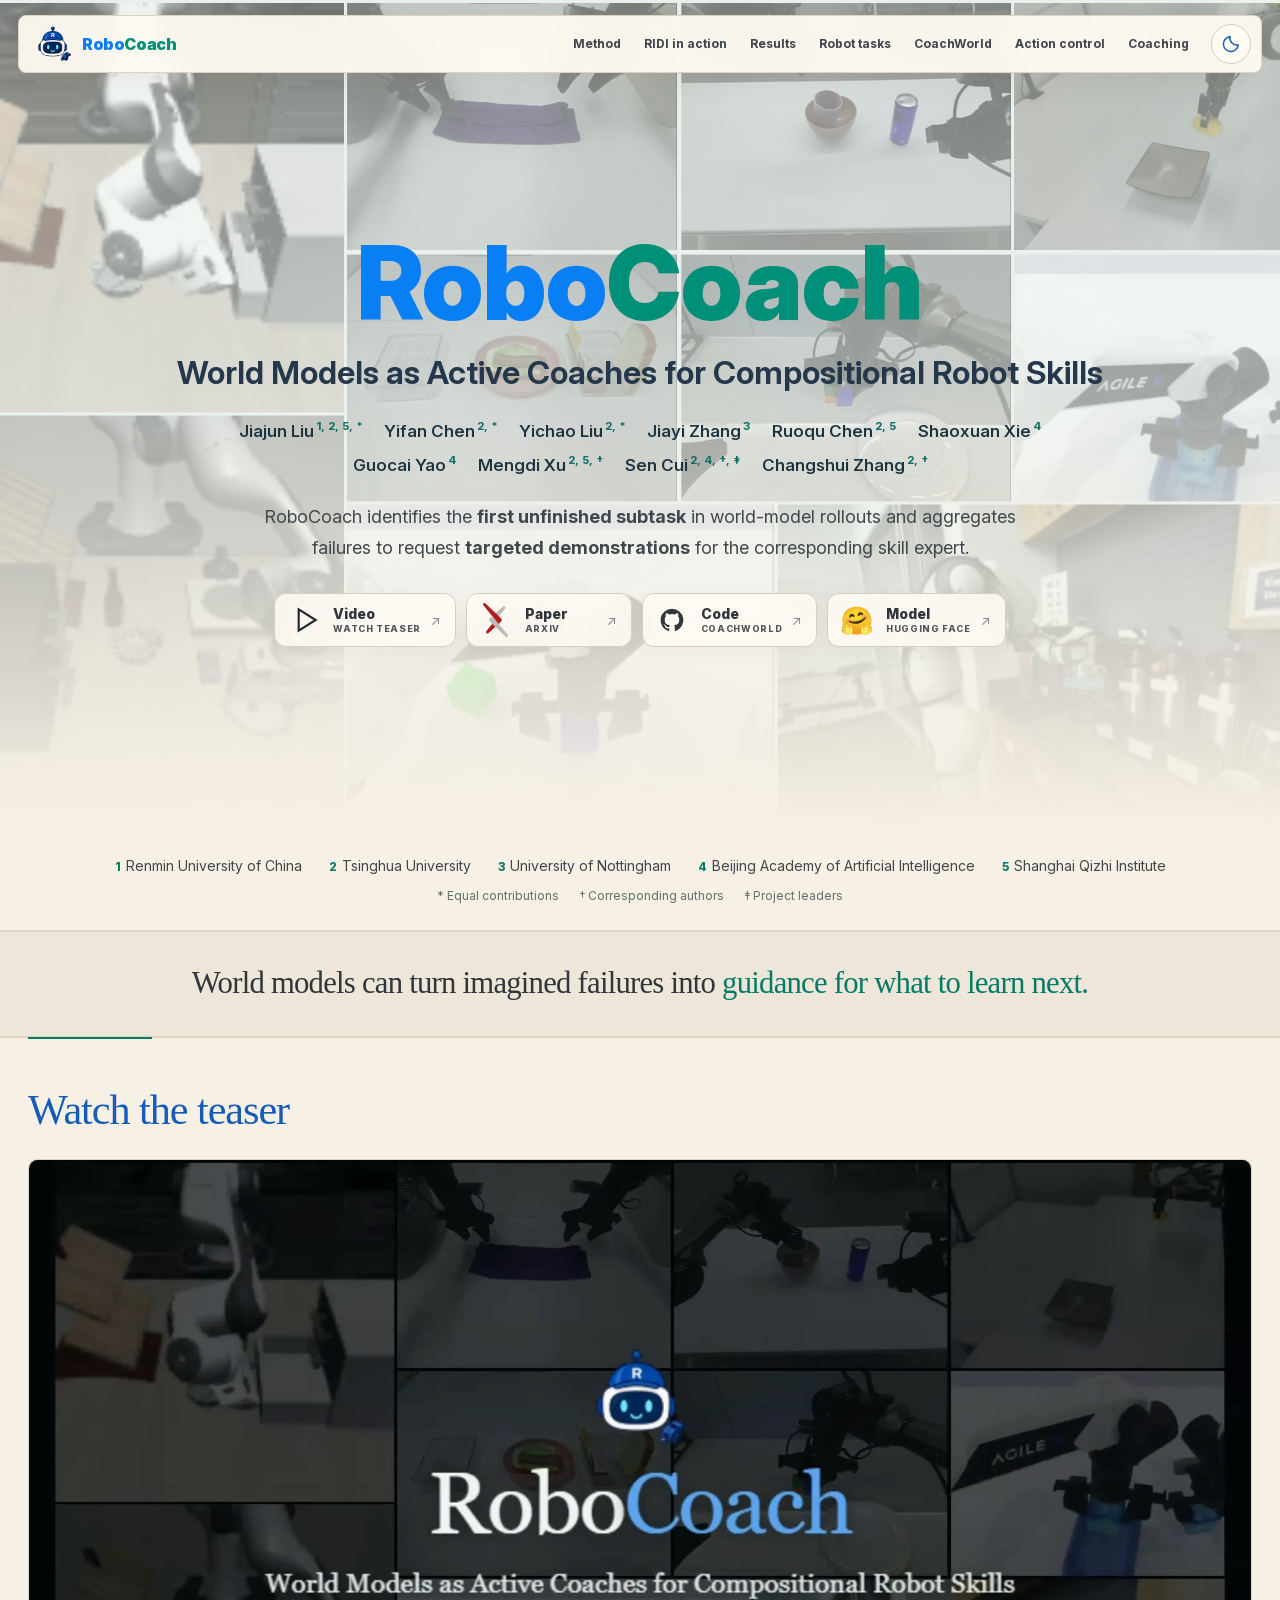
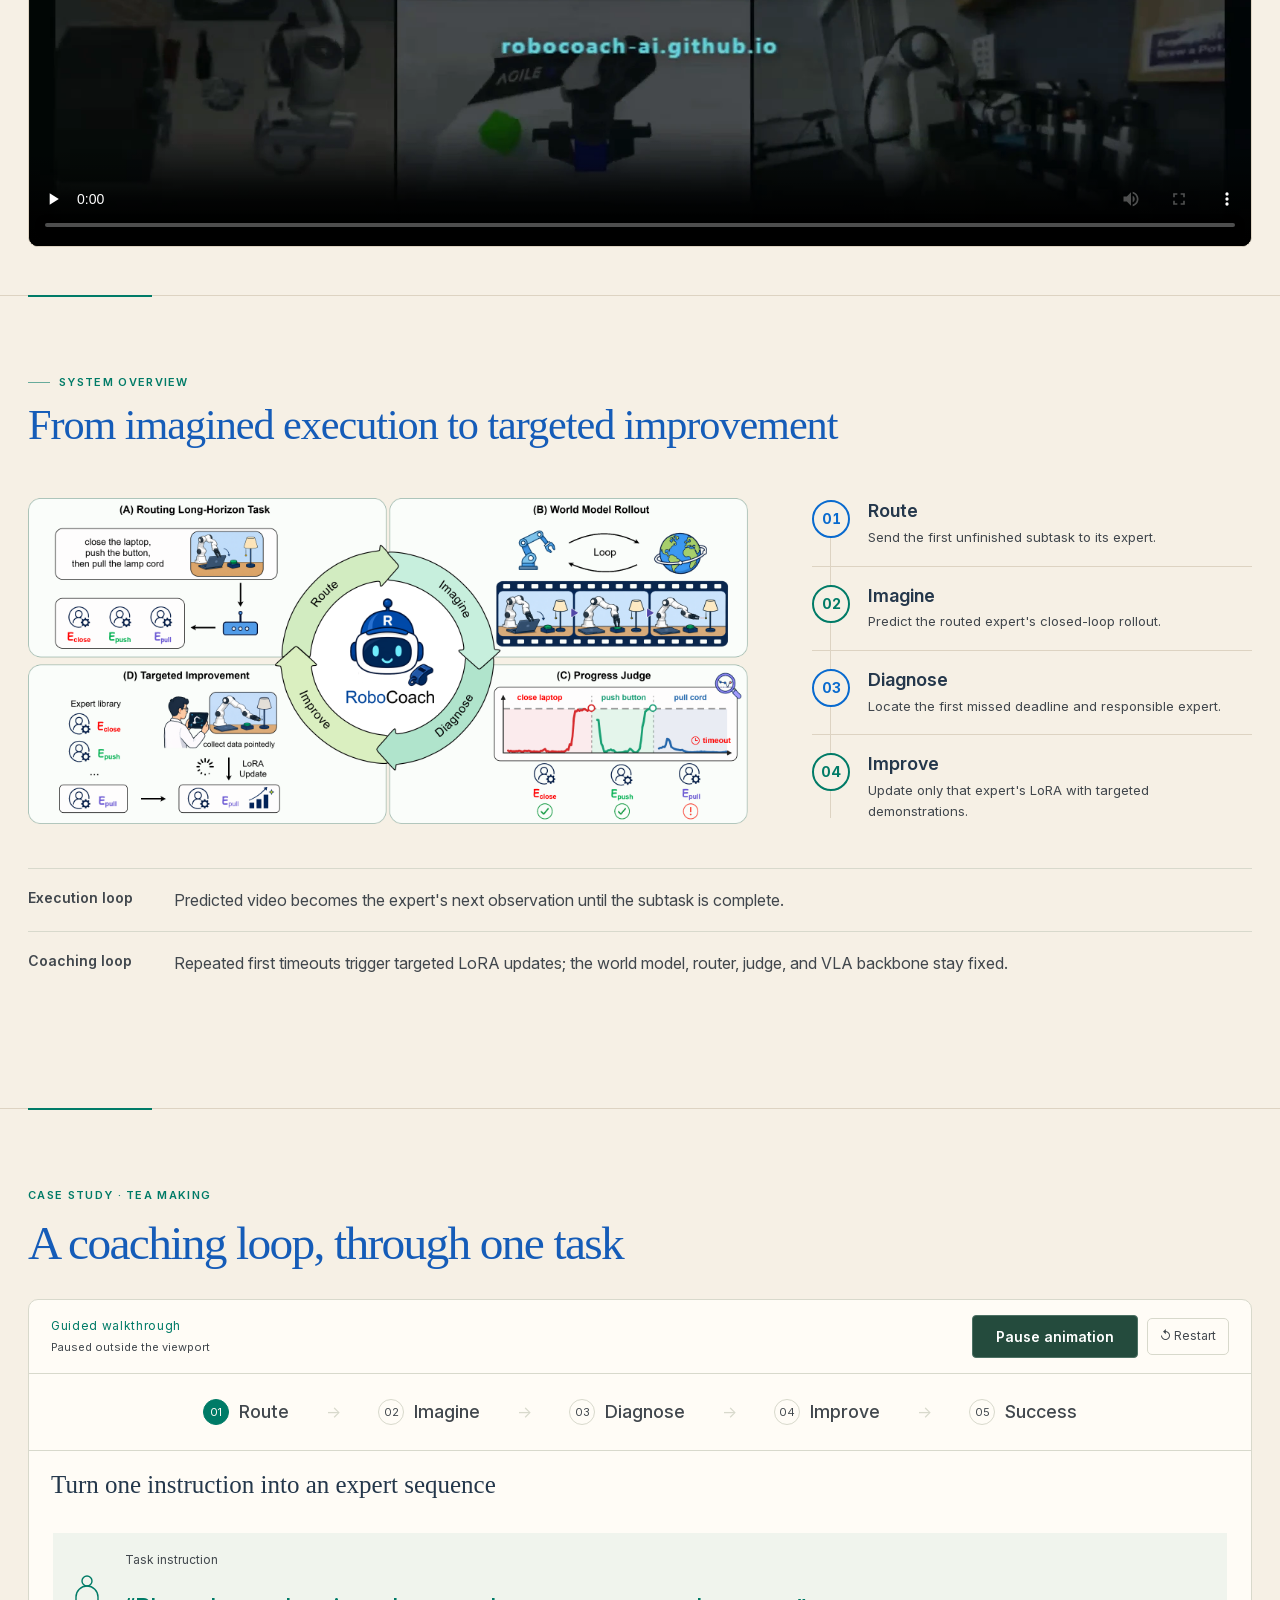
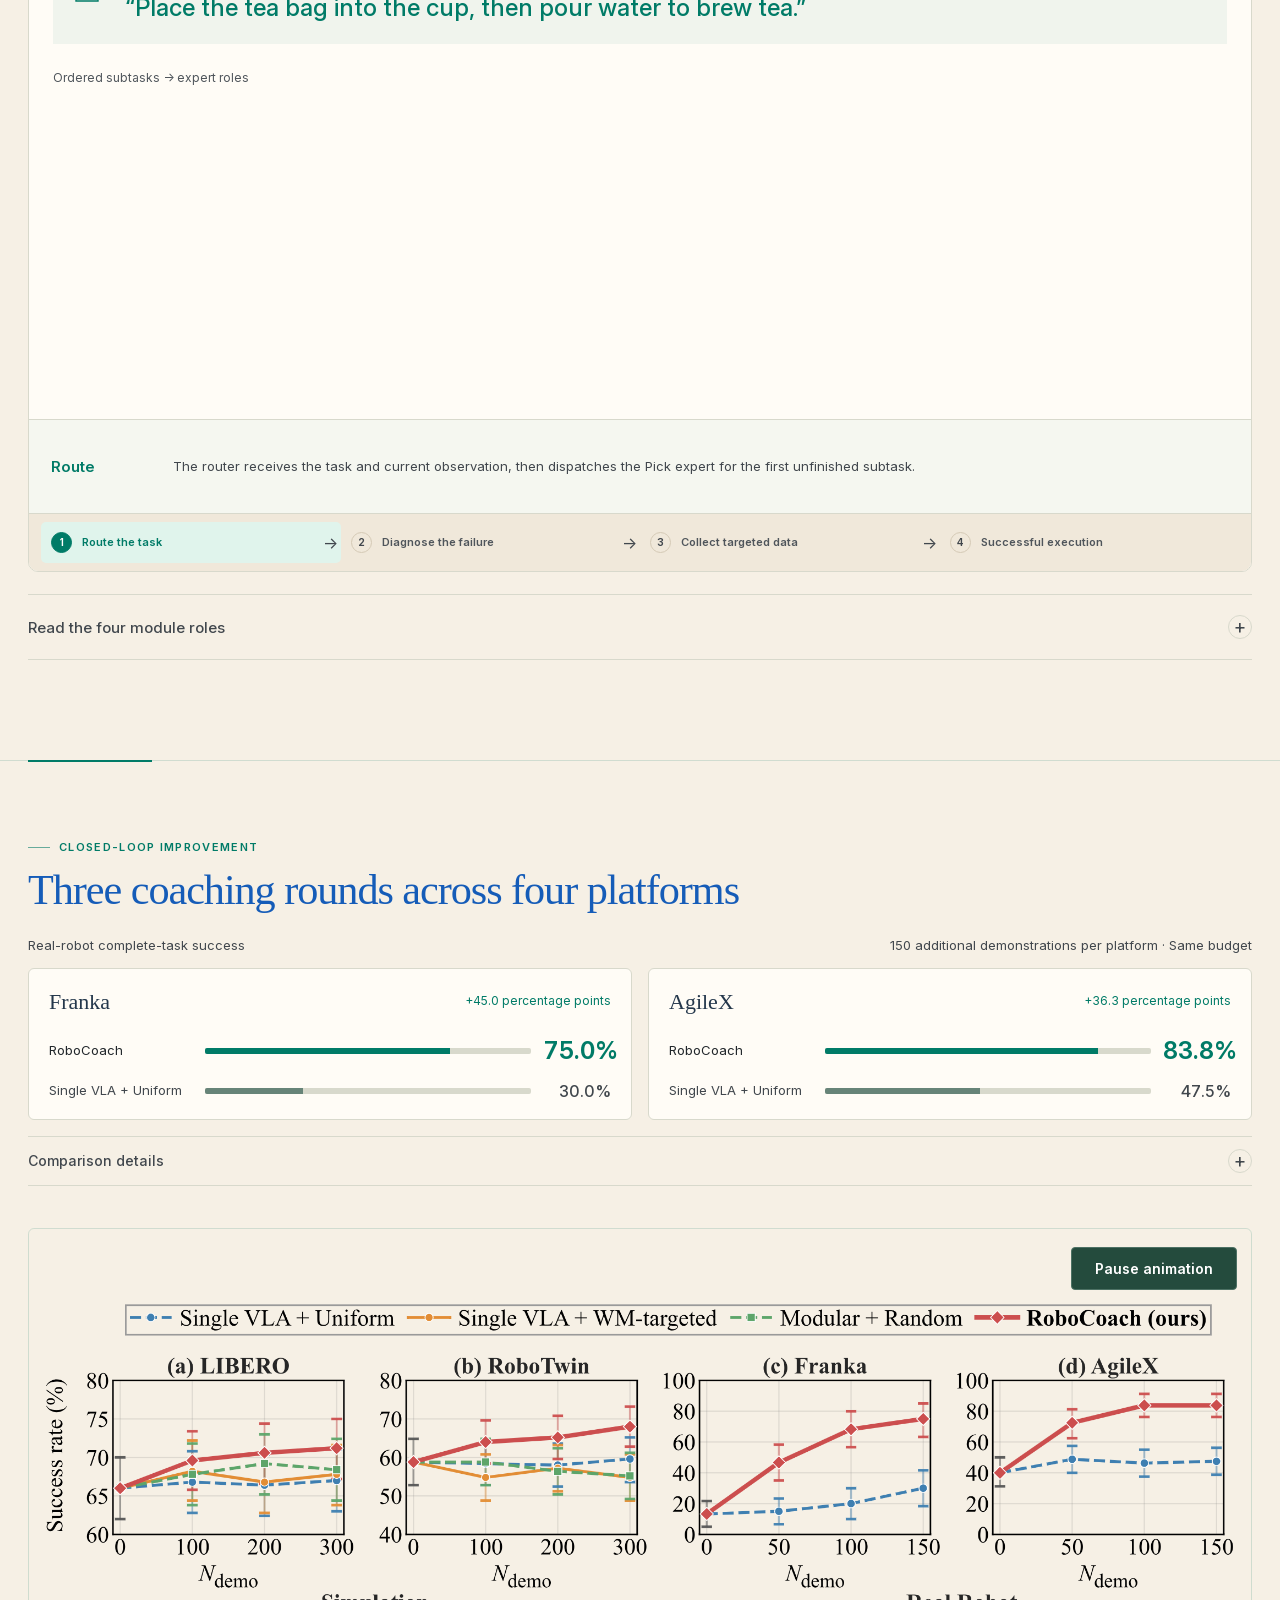
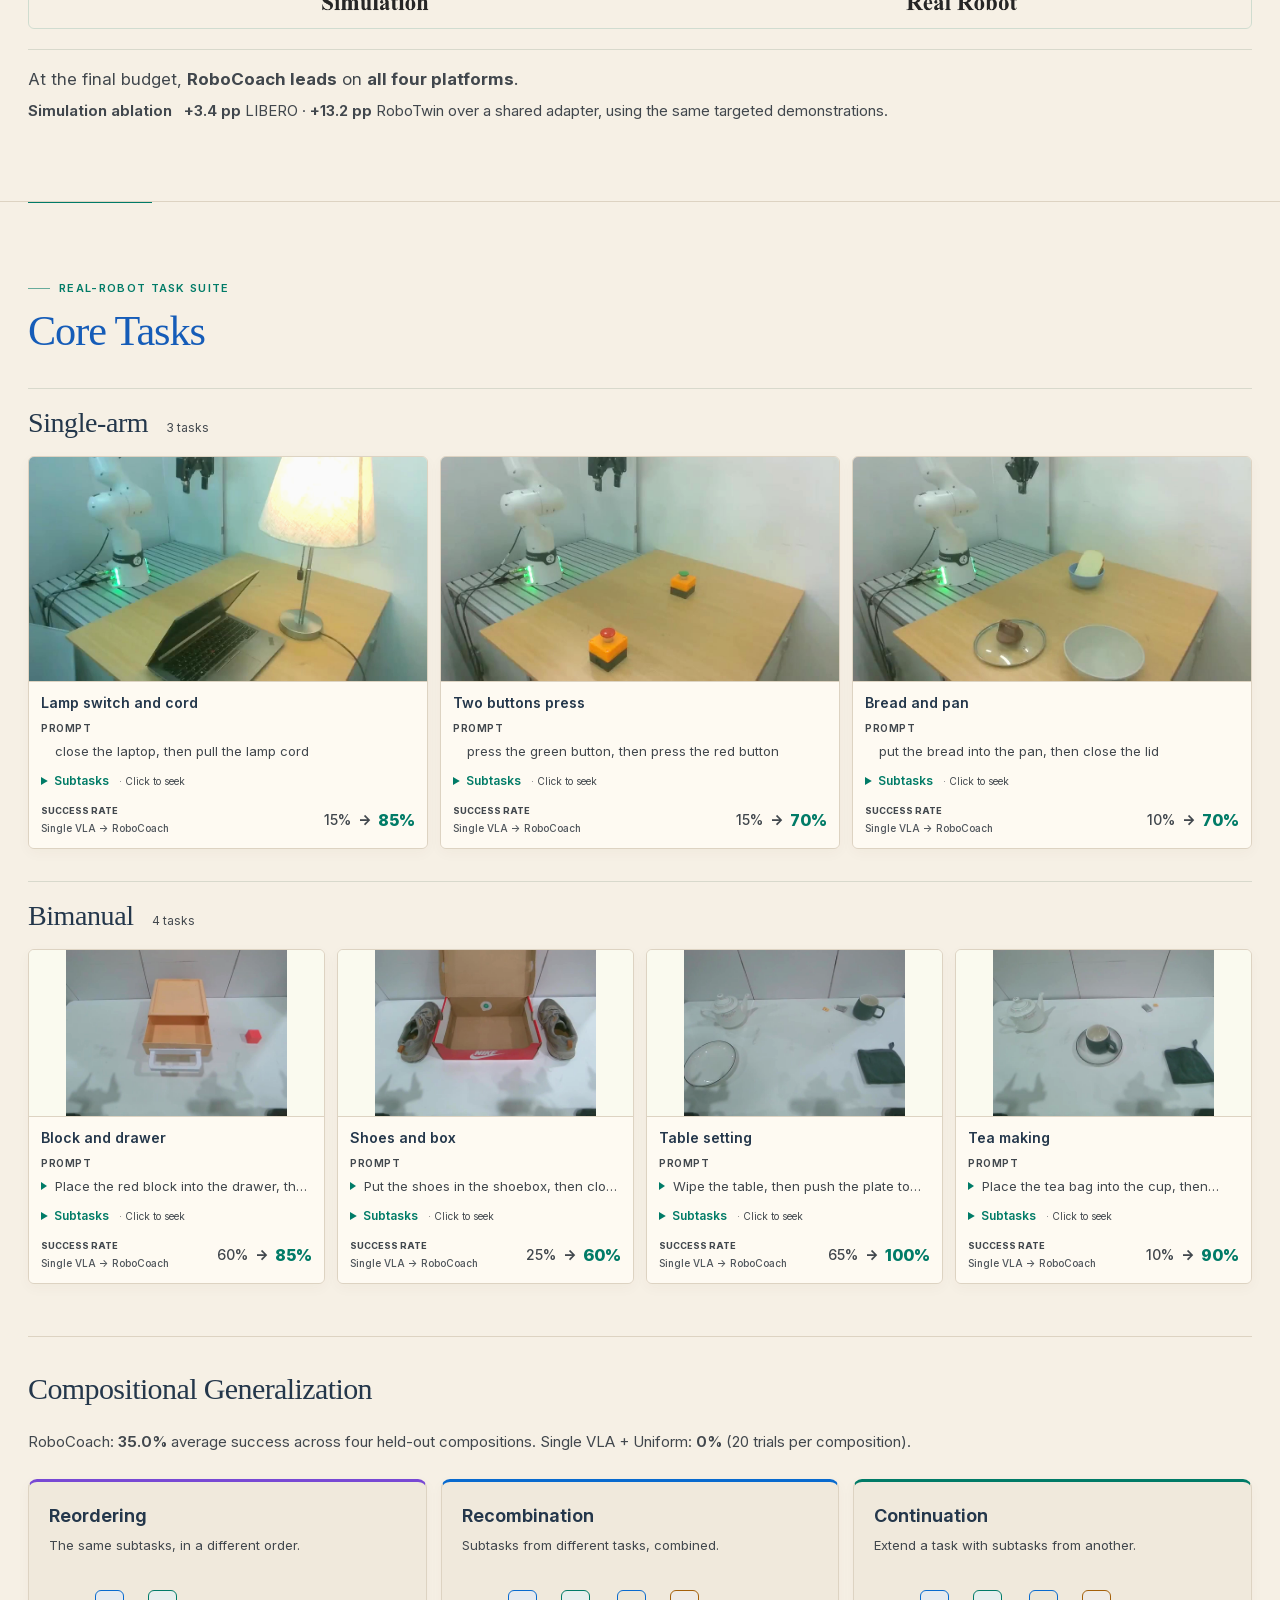
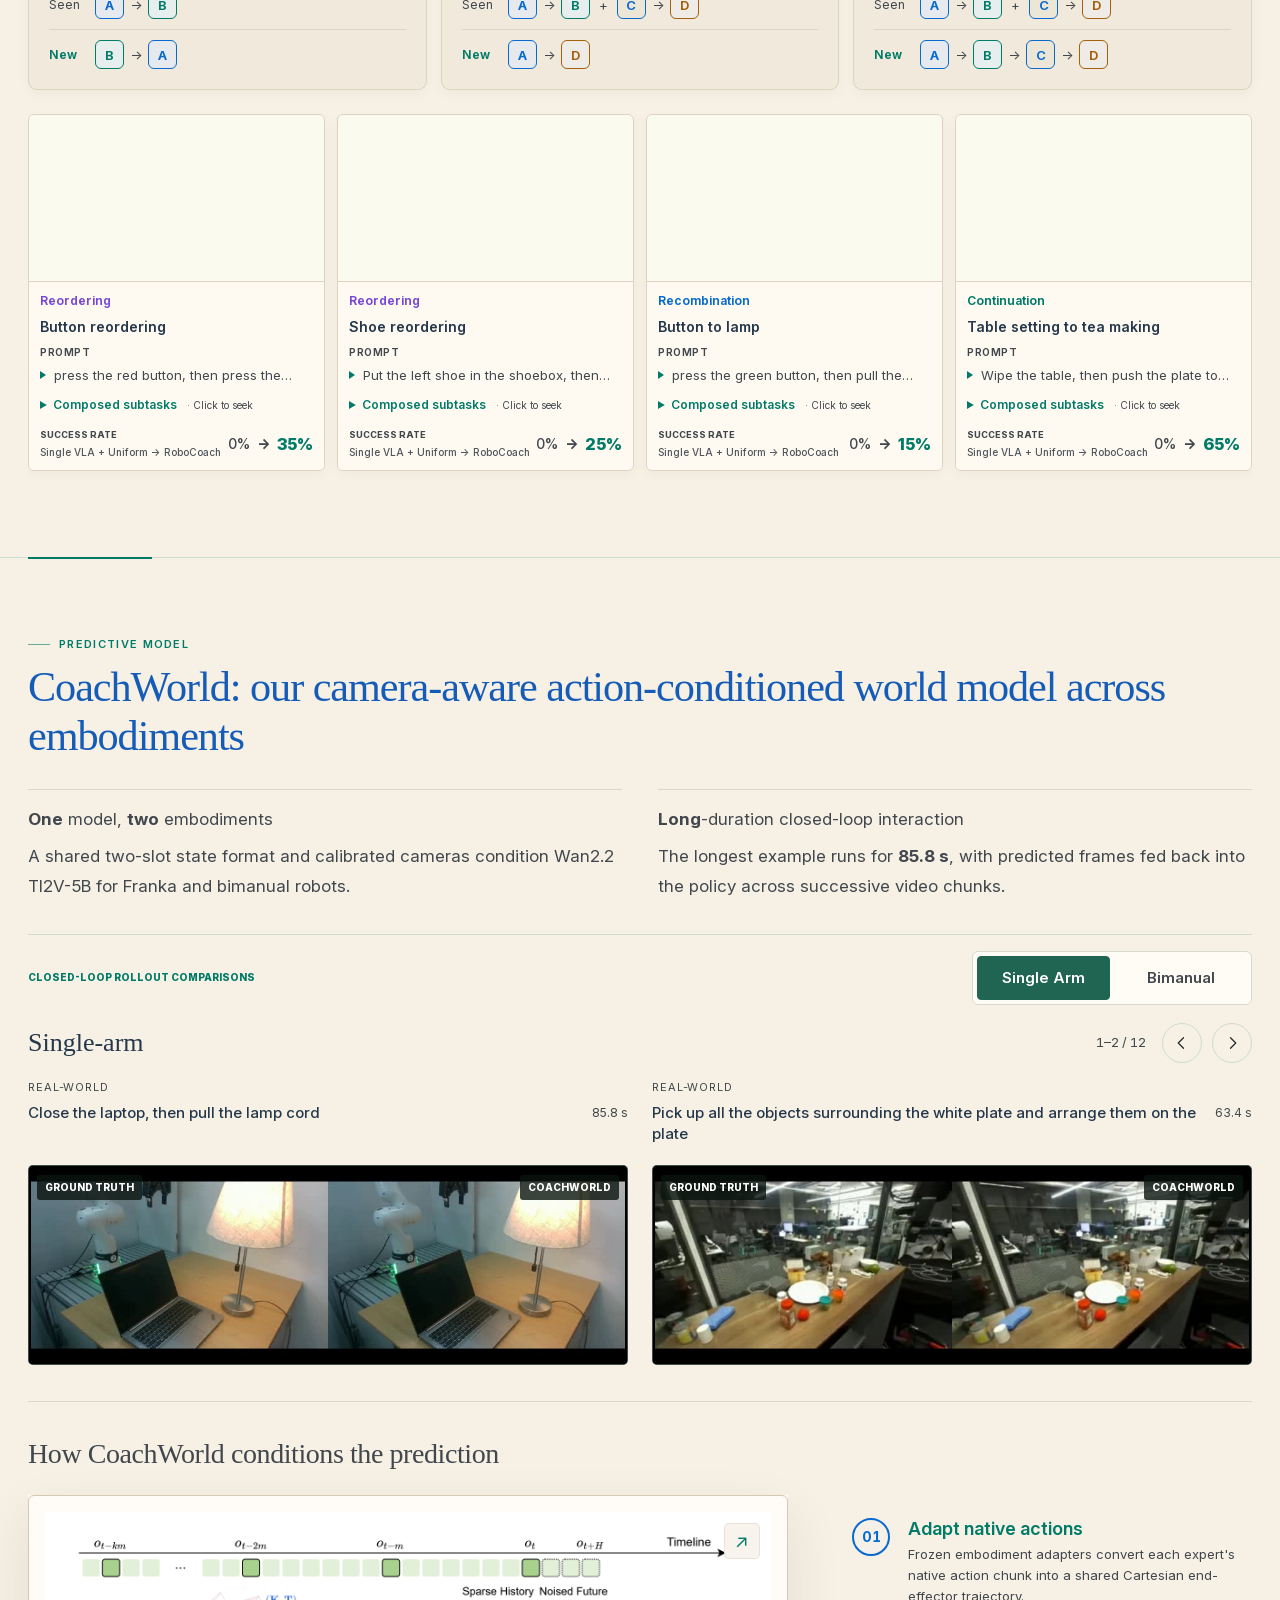
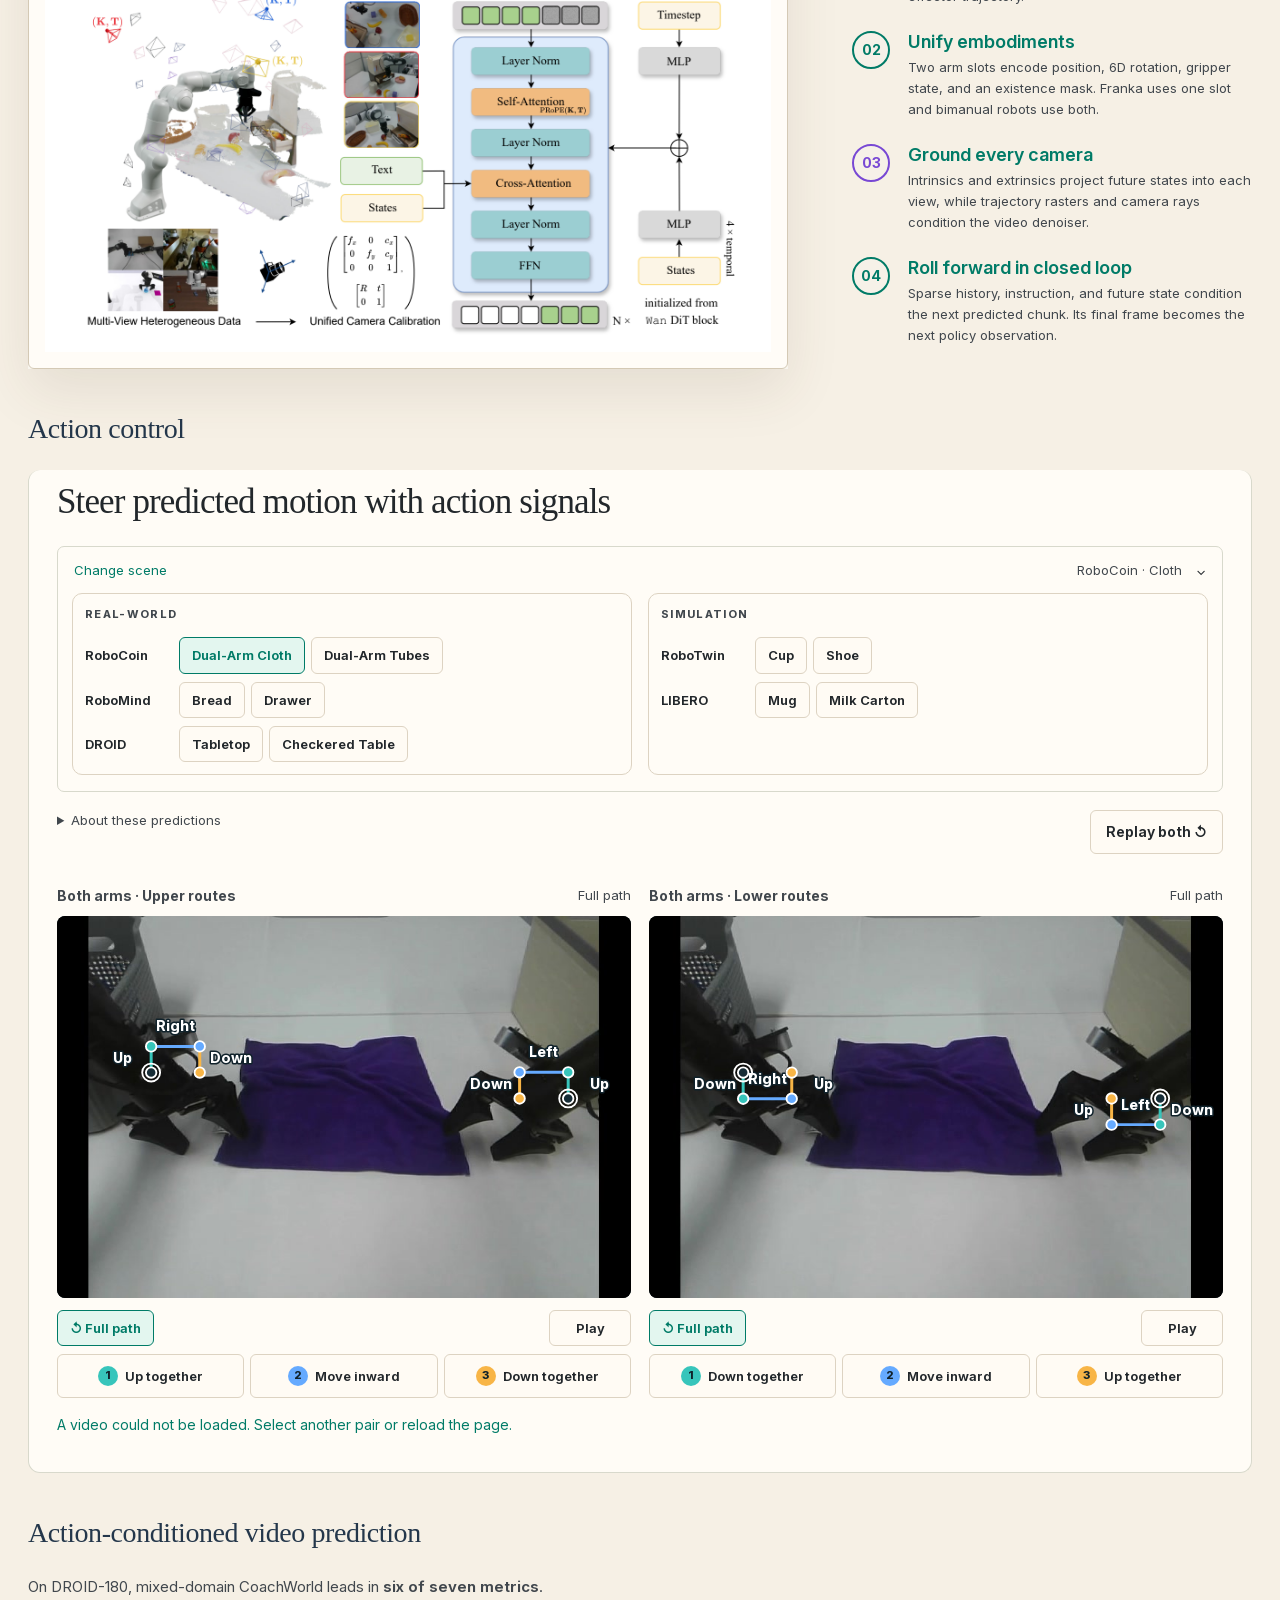
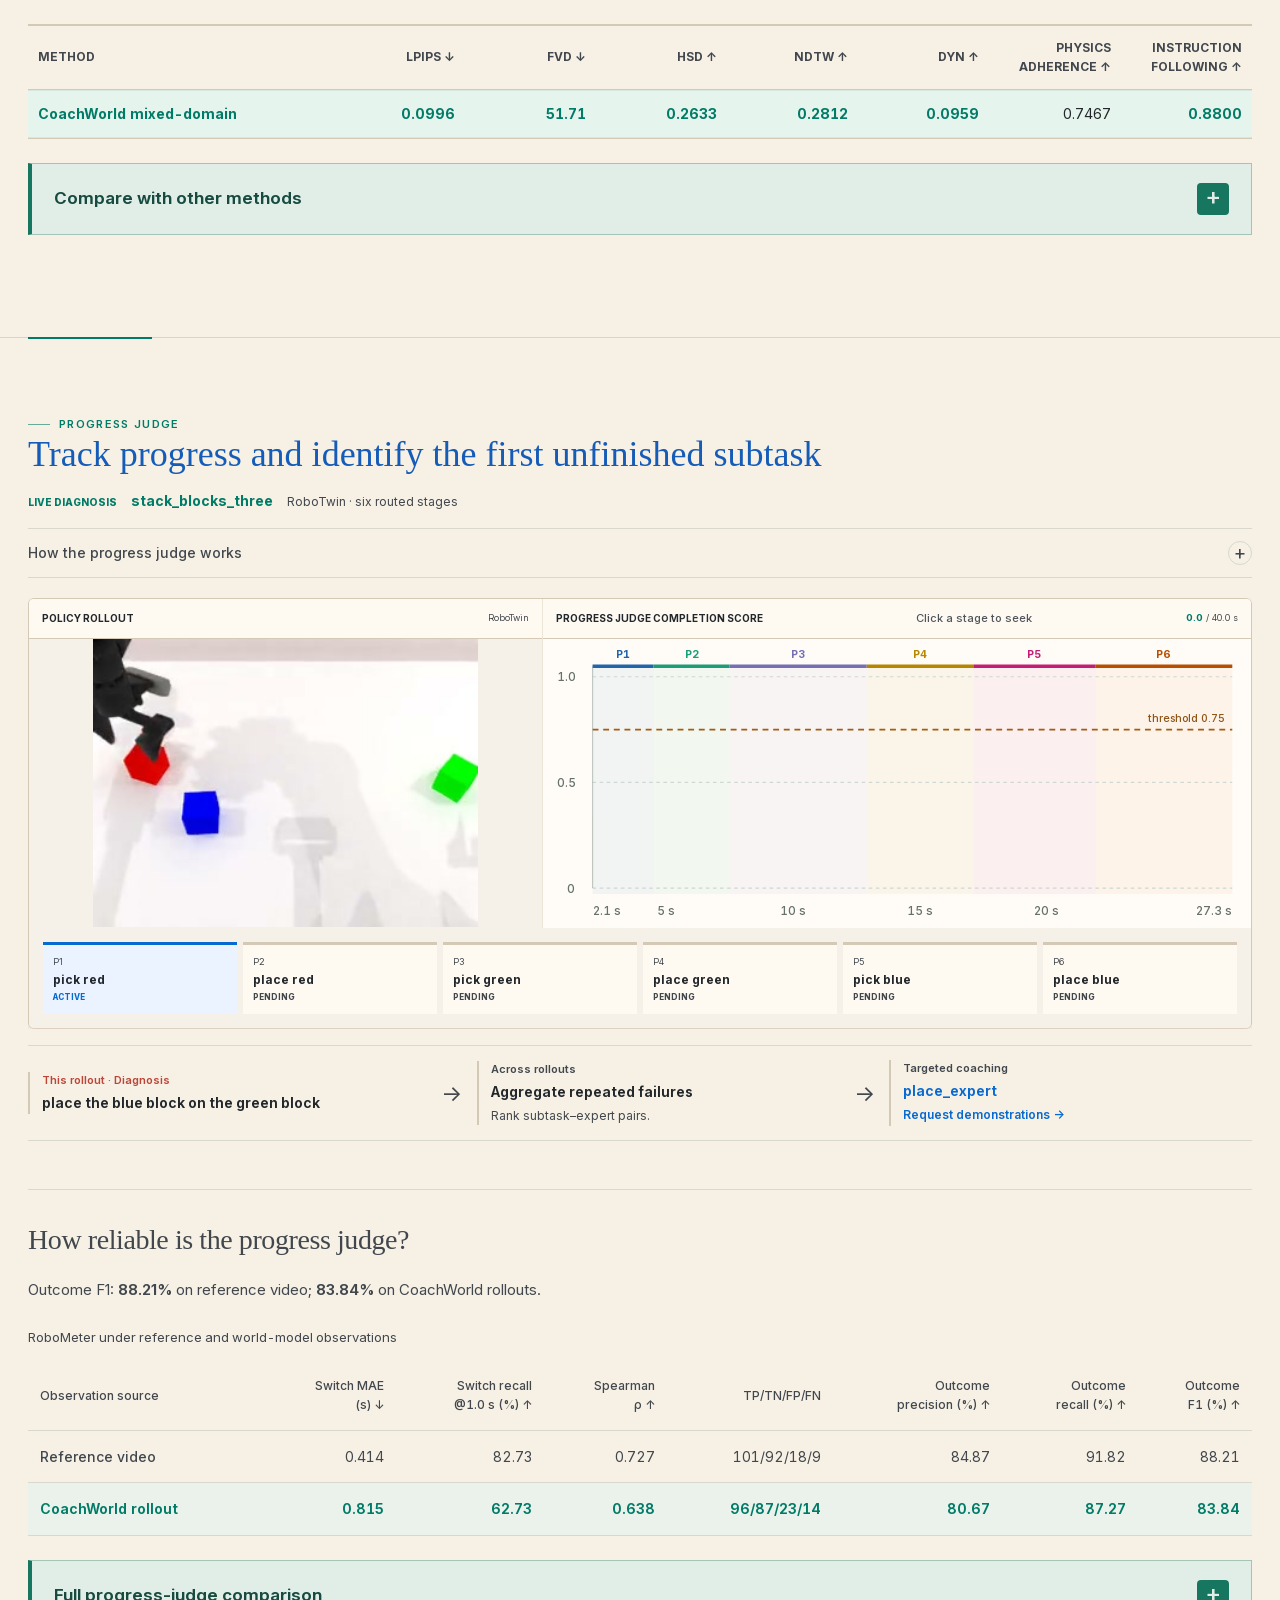
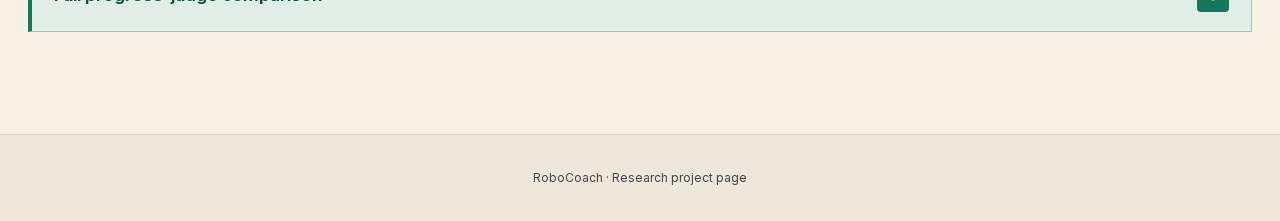
<file: index.html>
<!DOCTYPE html>

<html data-theme="light" lang="en">
<head>
<meta charset="utf-8"/>
<meta content="width=device-width, initial-scale=1" name="viewport"/>
<meta content="RoboCoach uses an action-conditioned world model to identify first unresolved subtask-expert pairs and direct modular VLA specialization." name="description"/>
<meta content="noindex,nofollow,noarchive" name="robots"/>
<meta content="light" name="color-scheme"/>
<meta content="RoboCoach: World Models as Active Coaches for Compositional Robot Skills" property="og:title"/>
<meta content="RoboCoach: world models as active coaches for compositional robot skills." property="og:description"/>
<meta content="assets/figures/teaser-green.png?v=1" property="og:image"/>
<title>RoboCoach | World Models as Active Coaches</title>
<link href="assets/figures/robocoach_mark.png?v=2" rel="icon" type="image/png"/>
<link href="assets/figures/robocoach_mark.png?v=2" rel="apple-touch-icon"/>
<link href="assets/styles.css?hash=e34ce499d296" rel="stylesheet"/>
<link href="assets/curve-navigation.css?v=3" rel="stylesheet"/><script defer="" src="assets/curve-navigation.js?v=1"></script><script defer="" src="assets/video-playback.js?v=teaser-5"></script>
<script defer="" src="assets/site.js?v=research-folds-1"></script>
<script defer="" src="assets/teabag-curves.js?v=curve-click-2"></script>
<link data-theme-style="light" href="assets/beige.css?hash=42eea91e89d6" media="all" rel="stylesheet"/>
<link href="assets/theme.css?v=teaser-green-1" rel="stylesheet"/>
<script src="assets/theme.js?v=light-default-1"></script>
<link href="index.html" rel="canonical"/>
<link href="assets/trajectory-demo.css?v=stable-shoe-10" rel="stylesheet"/>
<script defer="" src="assets/trajectory-demo.js?v=stable-shoe-10"></script>
<link href="assets/rollout-carousel.css?v=embodiment-tabs-2" rel="stylesheet"/>
<script defer="" src="assets/rollout-carousel.js?v=embodiment-tabs-1"></script>
<link href="assets/hero-layout.css?v=2" rel="stylesheet"/>
<link href="assets/review-polish.css?v=7" rel="stylesheet"/><script defer="" src="assets/review-polish.js?v=action-unfolded-1"></script><link href="assets/review-reading.css?v=action-unfolded-1" rel="stylesheet"/><script defer="" src="assets/ridi-walkthrough.js?v=8"></script><link href="assets/review-type.css?v=2" rel="stylesheet"/><link href="assets/hero-background.css?v=2" rel="stylesheet"/><link href="assets/reading-highlights.css?v=5" rel="stylesheet"/><link href="assets/author-credits.css?v=2" rel="stylesheet"/><link as="font" crossorigin="" href="assets/fonts/InterVariable.woff2" rel="preload" type="font/woff2"/></head>
<body>
<a class="skip-link" href="#main">Skip to content</a>
<div aria-hidden="true" class="reading-progress"><span data-reading-progress=""></span></div>
<header class="site-header" data-site-header="">
<a aria-label="RoboCoach home" class="brand" href="#top">
<img alt="" height="40" src="assets/figures/robocoach_mark.png?v=2" width="40"/>
<span class="brand-name"><span class="brand-robo">Robo</span><span class="brand-coach">Coach</span></span>
</a>
<button aria-controls="site-nav" aria-expanded="false" class="nav-toggle" data-nav-toggle="" type="button">
      Menu
    </button>
<nav aria-label="Primary navigation" class="site-nav" data-site-nav="" id="site-nav"><a href="#overview">Method</a>
<a href="#teabag-diagnostics">RIDI in action</a>
<a href="#results">Results</a>
<a href="#hardware">Robot tasks</a>
<a href="#coachworld">CoachWorld</a>
<a href="#trajectory-demo">Action control</a>
<a href="#judge">Coaching</a></nav>
<button aria-label="Switch to dark theme" class="theme-toggle" data-theme-toggle="" title="Switch to dark theme" type="button">
<svg aria-hidden="true" class="theme-icon-moon" viewbox="0 0 24 24"><path d="M20.8 13.2A8.7 8.7 0 0 1 10.8 3.1 9 9 0 1 0 20.8 13.2Z"></path></svg>
<svg aria-hidden="true" class="theme-icon-sun" viewbox="0 0 24 24"><circle cx="12" cy="12" r="4"></circle><path d="M12 2v2m0 16v2M2 12h2m16 0h2M4.93 4.93l1.42 1.42m11.3 11.3 1.42 1.42M4.93 19.07l1.42-1.42m11.3-11.3 1.42-1.42"></path></svg>
</button>
</header>
<main id="main">
<section aria-labelledby="hero-title" class="hero" id="top">
<video aria-hidden="true" class="hero-media" data-poster="assets/posters/hero-background-light.webp" loop="" muted="" playsinline="" preload="none">
<source data-src="assets/videos/hero-background-light.mp4" type="video/mp4"/>
</video>
<div aria-hidden="true" class="hero-shade"></div>
<div class="hero-content">
<h1 id="hero-title"><span class="hero-title-robo">Robo</span><span class="hero-title-coach">Coach</span></h1>
<p class="hero-subtitle">World Models as Active Coaches for Compositional <span class="hero-subtitle-last">Robot Skills</span></p>
<div aria-label="Authors" class="hero-authors">
<span><a href="https://jedward225.github.io/" target="_blank" rel="noopener noreferrer">Jiajun Liu</a><sup>1, 2, 5, *</sup></span>
<span><a href="https://cyf-24.github.io/" target="_blank" rel="noopener noreferrer">Yifan Chen</a><sup>2, *</sup></span>
<span><a href="#top">Yichao Liu</a><sup>2, *</sup></span>
<span><a href="https://zhangjiayi24.github.io/" target="_blank" rel="noopener noreferrer">Jiayi Zhang</a><sup>3</sup></span>
<span><a href="https://ruoqu.cc/" target="_blank" rel="noopener noreferrer">Ruoqu Chen</a><sup>2, 5</sup></span>
<span><a href="#top">Shaoxuan Xie</a><sup>4</sup></span>
<span><a href="https://scholar.google.com/citations?user=FLkv_vIAAAAJ&amp;hl=zh-CN" target="_blank" rel="noopener noreferrer">Guocai Yao</a><sup>4</sup></span>
<span><a href="https://www.mengdixu.me/" target="_blank" rel="noopener noreferrer">Mengdi Xu</a><sup>2, 5, †</sup></span>
<span><a href="https://sencui-thu.github.io/" target="_blank" rel="noopener noreferrer">Sen Cui</a><sup>2, 4, †, ‡</sup></span>
<span><a href="https://scholar.google.com/citations?user=GL9M37YAAAAJ" target="_blank" rel="noopener noreferrer">Changshui Zhang</a><sup>2, †</sup></span>
</div>
<p class="hero-summary">RoboCoach identifies the <strong>first unfinished subtask</strong> in world-model rollouts and aggregates failures to request <strong>targeted demonstrations</strong> for the corresponding skill expert.</p>
<div aria-label="Project resources" class="resource-dock">
<a aria-label="Watch the RoboCoach teaser" class="resource-pill teaser-link" href="#teaser">
<svg aria-hidden="true" class="resource-icon" viewbox="0 0 32 32"><path d="M11 6 27 16 11 26Z" fill="none" stroke="currentColor" stroke-width="2"></path></svg>
<span class="resource-copy"><strong>Video</strong><small>Watch teaser</small></span>
<span aria-hidden="true" class="resource-arrow">↗</span>
</a>
<a aria-label="Read RoboCoach on arXiv" class="resource-pill" href="https://arxiv.org/abs/2609.39685" target="_blank" rel="noopener noreferrer">
<img alt="" class="resource-icon resource-icon-arxiv" height="34" src="assets/icons/arxiv-logomark.svg" width="25"/>
<span class="resource-copy"><strong>Paper</strong><small>arXiv</small></span>
<span aria-hidden="true" class="resource-arrow">↗</span>
</a>
<a aria-label="CoachWorld source code on GitHub" class="resource-pill" href="https://github.com/RoboCoach-AI/CoachWorld" target="_blank" rel="noopener noreferrer">
<svg aria-hidden="true" class="resource-icon resource-icon-github" viewbox="0 0 24 24"><path d="M12 .7a11.5 11.5 0 0 0-3.64 22.4c.58.11.79-.25.79-.56v-2.23c-3.23.7-3.91-1.37-3.91-1.37-.53-1.34-1.29-1.7-1.29-1.7-1.05-.72.08-.71.08-.71 1.17.08 1.78 1.2 1.78 1.2 1.04 1.78 2.72 1.27 3.39.97.1-.75.4-1.27.74-1.56-2.58-.29-5.29-1.29-5.29-5.68 0-1.26.45-2.28 1.19-3.09-.12-.29-.52-1.47.11-3.05 0 0 .97-.31 3.16 1.18a10.9 10.9 0 0 1 5.76 0c2.2-1.49 3.16-1.18 3.16-1.18.63 1.58.23 2.76.11 3.05.74.81 1.19 1.83 1.19 3.09 0 4.4-2.72 5.38-5.31 5.67.42.36.79 1.07.79 2.17v3.22c0 .31.21.68.8.56A11.5 11.5 0 0 0 12 .7Z" fill="currentColor"></path></svg>
<span class="resource-copy"><strong>Code</strong><small>CoachWorld</small></span>
<span aria-hidden="true" class="resource-arrow">↗</span>
</a>
<a aria-label="CoachWorld model on Hugging Face" class="resource-pill" href="https://huggingface.co/JEdward/CoachWorld" target="_blank" rel="noopener noreferrer">
<span aria-hidden="true" class="resource-icon resource-icon-hf">🤗</span>
<span class="resource-copy"><strong>Model</strong><small>Hugging Face</small></span>
<span aria-hidden="true" class="resource-arrow">↗</span>
</a>
</div>
</div>
</section>
<section aria-label="Author affiliations" class="affiliations-band">
<div class="affiliations-inner">
<ol class="affiliations-list">
<li><span>1</span>Renmin University of China</li>
<li><span>2</span>Tsinghua University</li>
<li><span>3</span>University of Nottingham</li>
<li><span>4</span>Beijing Academy of Artificial Intelligence</li>
<li><span>5</span>Shanghai Qizhi Institute</li>
</ol>
<p class="author-contributions"><span>* Equal contributions</span><span>† Corresponding authors</span><span>‡ Project leaders</span></p>
</div>
</section>
<section aria-label="Central thesis" class="thesis-band">
<p>World models can turn imagined failures into <em>guidance for what to learn next.</em></p>
</section>
<section aria-labelledby="teaser-heading" class="section section-teaser" id="teaser">
<div class="section-heading"><p class="kicker">RoboCoach in action</p><h2 id="teaser-heading">Watch the teaser</h2></div>
<video aria-label="RoboCoach teaser video with narration, captions, and music" class="teaser-player" controls="" data-teaser-player="" playsinline="" poster="assets/posters/teaser.webp?v=public-web-20260926" preload="none">
<source src="assets/videos/teaser.mp4?v=20261001-credits" type="video/mp4"/>
        Your browser does not support embedded video. <a href="assets/videos/teaser.mp4">Download the teaser</a>.
      </video>
</section>
<section class="section section-overview" id="overview">
<div class="section-heading">
<p class="kicker">System overview</p>
<h2>From imagined execution to targeted improvement</h2>
</div>
<div class="overview-figure-layout">
<figure class="overview-figure">
<div class="overview-figure-panel">
<img alt="RoboCoach system overview showing routing, world-model rollout, progress judging, and targeted expert improvement" class="overview-figure-image overview-figure-dark" height="1756" loading="lazy" src="assets/figures/teaser-green.png?v=1" width="3872"/>
<img alt="RoboCoach system overview showing routing, world-model rollout, progress judging, and targeted expert improvement" class="overview-figure-image overview-figure-light" height="1756" loading="lazy" src="assets/figures/teaser-green.png?v=1" width="3872"/>
</div>
</figure>
<ol aria-label="Four stages of the RoboCoach loop" class="overview-stages">
<li class="overview-stage stage-route">
<a aria-label="01 Route: explore the case study" class="overview-stage-link" data-overview-module="route" href="#tea-module-route">
<span class="overview-stage-number">01</span>
<div>
<h3>Route</h3>
<p>Send the first unfinished subtask to its expert.</p>
</div>
</a>
</li>
<li class="overview-stage stage-imagine">
<a aria-label="02 Imagine: explore the case study" class="overview-stage-link" data-overview-module="imagine" href="#tea-module-imagine">
<span class="overview-stage-number">02</span>
<div>
<h3>Imagine</h3>
<p>Predict the routed expert's closed-loop rollout.</p>
</div>
</a>
</li>
<li class="overview-stage stage-diagnose">
<a aria-label="03 Diagnose: explore the case study" class="overview-stage-link" data-overview-module="diagnose" href="#tea-module-diagnose">
<span class="overview-stage-number">03</span>
<div>
<h3>Diagnose</h3>
<p>Locate the first missed deadline and responsible expert.</p>
</div>
</a>
</li>
<li class="overview-stage stage-improve">
<a aria-label="04 Improve: explore the case study" class="overview-stage-link" data-overview-module="improve" href="#tea-module-improve">
<span class="overview-stage-number">04</span>
<div>
<h3>Improve</h3>
<p>Update only that expert's LoRA with targeted demonstrations.</p>
</div>
</a>
</li>
</ol>
</div><div class="research-reading"><p><strong>Execution loop</strong><span>Predicted video becomes the expert's next observation until the subtask is complete.</span></p><p><strong>Coaching loop</strong><span>Repeated first timeouts trigger targeted LoRA updates; the world model, router, judge, and VLA backbone stay fixed.</span></p></div>
</section>
<section aria-labelledby="tea-demo-title" class="section tea-demo" id="teabag-diagnostics">
<div class="tea-flow-eyebrow">
        Case Study · Tea Making
      </div>
<h2 id="tea-demo-title">
        A coaching loop, through one task
      </h2>
<div class="tea-flow-story ridi-walkthrough" id="ridi-walkthrough"><div class="ridi-tour-toolbar"><div><span class="ridi-tour-label">Guided walkthrough</span><span data-ridi-state="">Autoplay starts when this case comes into view</span></div><div class="ridi-tour-controls"><button data-ridi-toggle="" type="button">Play animation</button><button aria-label="Restart walkthrough" data-ridi-restart="" type="button">↺ Restart</button></div></div>
<nav aria-label="RIDI stages" class="ridi-stage-rail"><button aria-controls="tea-route" data-ridi-stage="route" type="button"><b>01</b><span>Route</span></button><i aria-hidden="true">→</i><button aria-controls="tea-failure" data-ridi-stage="imagine" type="button"><b>02</b><span>Imagine</span></button><i aria-hidden="true">→</i><button aria-controls="tea-failure" data-ridi-stage="diagnose" type="button"><b>03</b><span>Diagnose</span></button><i aria-hidden="true">→</i><button aria-controls="tea-collection" data-ridi-stage="improve" type="button"><b>04</b><span>Improve</span></button><i aria-hidden="true">→</i><button aria-controls="tea-success" data-ridi-stage="success" type="button"><b>05</b><span>Success</span></button></nav><div class="ridi-stage-body"><section aria-hidden="false" class="tea-flow-panel" data-tea-panel="route" id="tea-route">
<div class="tea-flow-context">
<h3>Turn one instruction into an expert sequence</h3>
</div>
<div class="tea-route-plan">
<div class="tea-route-instruction"><svg aria-hidden="true" class="ridi-person" viewbox="0 0 32 32"><circle cx="16" cy="9" r="5"></circle><path d="M5 29v-4a11 11 0 0 1 22 0v4Z"></path></svg><span>Task instruction</span><strong>“Place the tea bag into the cup, then pour water to brew tea.”</strong></div>
<p class="tea-route-label">Ordered subtasks → expert roles</p>
<ol aria-label="Planned tea-making route" class="tea-route-steps">
<li><button aria-controls="tea-route-dispatch" aria-pressed="true" data-tea-route-step="0" type="button"><small>S1 · Pick</small><strong>Pick up the tea bag</strong><span>Pick expert</span></button></li>
<li><button aria-controls="tea-route-dispatch" aria-pressed="false" data-tea-route-step="1" type="button"><small>S2 · Place</small><strong>Place the tea bag in the cup</strong><span>Placement expert</span></button></li>
<li><button aria-controls="tea-route-dispatch" aria-pressed="false" data-tea-route-step="2" type="button"><small>S3 · Pour</small><strong>Pour water into the cup</strong><span>Pouring expert</span></button></li>
</ol>
<div aria-atomic="true" aria-live="polite" class="tea-route-dispatch" id="tea-route-dispatch">
<div><span>Selected subtask</span><strong data-tea-route-task="">Pick up the tea bag</strong></div>
<span aria-hidden="true" class="tea-route-arrow">→</span>
<div><span>Dispatched expert role</span><strong data-tea-route-expert="">Pick expert</strong></div>
<p data-tea-route-next="">Next in the plan: place the tea bag in the cup.</p>
</div>
</div>
<nav aria-label="Chapter navigation" class="tea-chapter-nav">
<a class="tea-nav-button tea-nav-back" href="#overview"><span aria-hidden="true">←</span> Back to overview</a>
<button aria-controls="tea-failure" class="tea-nav-button tea-nav-forward" data-tea-continue="failure" data-tea-route-continue="" type="button">Continue to diagnosis <span aria-hidden="true">→</span></button>
</nav>
</section><section aria-hidden="true" class="tea-flow-panel" data-tea-panel="failure" hidden="" id="tea-failure">
<div class="tea-flow-context">
<h3>
              The tea bag is not picked up
            </h3>
<p>
              Both rollouts miss pickup; the progress judge leaves S1 unconfirmed.
            </p>
</div><div class="ridi-evidence"><div class="ridi-media"><div class="tea-flow-sources">
<strong>
              Real-World rollout
            </strong>
<strong>
              CoachWorld rollout
            </strong>
</div><video aria-label="Tea-bag pickup failure: real-world and CoachWorld rollouts with progress judge scores" data-poster="assets/videos/teabag/teabag_pick_failure_rollouts.jpg" data-ridi-managed="" muted="" playsinline="" preload="none">
<source data-src="assets/videos/teabag/teabag_pick_failure_rollouts.mp4?v=1" type="video/mp4"/>
</video><div class="ridi-interaction"><span><svg aria-hidden="true" viewbox="0 0 32 32"><rect height="18" rx="5" width="22" x="5" y="8"></rect><path d="M16 3v5M1 14v8m30-8v8M11 20q5 4 10 0"></path><circle cx="11" cy="14" r="1"></circle><circle cx="21" cy="14" r="1"></circle></svg>Pick expert</span><svg aria-hidden="true" class="interaction-arcs" viewbox="0 0 220 60"><path d="M8 20Q110 -8 212 20m-8-7 8 7-10 3M212 42Q110 70 8 42m8 7-8-7 10-3"></path><circle class="action-token" r="3"><animatemotion dur="2.6s" path="M8 20Q110 -8 212 20" repeatcount="indefinite"></animatemotion></circle><circle class="observation-token" r="3"><animatemotion dur="2.6s" path="M212 42Q110 70 8 42" repeatcount="indefinite"></animatemotion></circle><text x="110" y="20">actions</text><text x="110" y="48">observations</text></svg><span><svg aria-hidden="true" viewbox="0 0 32 32"><circle cx="16" cy="16" r="13"></circle><ellipse cx="16" cy="16" rx="6" ry="13"></ellipse><path d="M4 11h24M4 21h24"></path></svg>CoachWorld</span></div><div class="ridi-timeout-note"><span><small>Diagnosis</small><strong>Pickup remains unconfirmed</strong></span><span aria-hidden="true" class="ridi-timeout-arrow"><svg viewbox="0 0 24 24"><path d="M5 12h14"></path><path d="m13 6 6 6-6 6"></path></svg></span><span><small>Next coaching action</small><strong>Request pickup demonstrations</strong></span></div></div><div class="ridi-judging"><div class="tea-live-curves" data-tea-curves="assets/videos/teabag/teabag_pick_failure_scores.json?v=2">
<div class="tea-chart-title"><strong>Completion score</strong><small class="seek-hint">Click a stage to seek</small><span data-tea-clock="">0.0 / 16.2 s</span></div>
<div class="tea-chart-grid">
<div class="tea-chart-card" data-curve-source="real">
<div class="tea-chart-heading"><strong>Real-World</strong><span data-curve-stage="">S1 · Pick tea bag</span></div>
<svg aria-label="Real-world completion scores, revealed with video time" role="img" viewbox="0 0 600 220"></svg>
<div class="tea-chart-legend"><span><i style="background:#1467b8"></i>S1 Pick</span><span><i style="background:#0f766e"></i>S2 Place</span><span><i style="background:#a45b12"></i>S3 Pour</span></div>
</div>
<div class="tea-chart-card" data-curve-source="wm">
<div class="tea-chart-heading"><strong>CoachWorld</strong><span data-curve-stage="">S1 · Pick tea bag</span></div>
<svg aria-label="CoachWorld completion scores, revealed with video time" role="img" viewbox="0 0 600 220"></svg>
<div class="tea-chart-legend"><span><i style="background:#1467b8"></i>S1 Pick</span><span><i style="background:#0f766e"></i>S2 Place</span><span><i style="background:#a45b12"></i>S3 Pour</span></div>
</div>
</div>
</div></div></div>
<nav aria-label="Chapter navigation" class="tea-chapter-nav">
<button aria-controls="tea-route" class="tea-nav-button tea-nav-back" data-tea-back="route" type="button"><span aria-hidden="true">←</span> Back to Route</button>
<button aria-controls="tea-collection" class="tea-nav-button tea-nav-forward" data-tea-continue="collection" type="button">Continue to data collection <span aria-hidden="true">→</span></button>
</nav>
</section><section aria-hidden="true" class="tea-flow-panel" data-tea-panel="collection" hidden="" id="tea-collection">
<div class="tea-flow-context">
<h3>
              Focus the next demonstration on pickup
            </h3>
<p>
              The diagnosis becomes a specific data request for the unresolved subtask.
            </p>
</div><div class="ridi-collection-layout"><div class="tea-collection-media">
<div class="tea-collection-heading"><strong>Targeted demonstration</strong><span>Pick tea bag</span></div>
<video aria-label="Tea-bag pickup demonstration" autoplay="" data-poster="assets/videos/teabag/targeted_demonstration.jpg" data-ridi-managed="" loop="" muted="" playsinline="" preload="metadata">
<source data-src="assets/videos/teabag/pickup-demonstration-4p8s.mp4?v=1&amp;media=20260927-other-lite" type="video/mp4"/>
</video>
</div><div class="ridi-update-diagram"><div class="ridi-demonstration-token"><svg aria-hidden="true" viewbox="0 0 48 48"><rect height="33" rx="3" width="27" x="10" y="8"></rect><path d="M17 18h13M17 24h13M17 30h8"></path></svg><span>Pickup demonstrations</span></div><div aria-hidden="true" class="ridi-data-arrow">↓</div><div class="ridi-expert-bank"><div class="ridi-picked-expert"><svg aria-hidden="true" viewbox="0 0 52 52"><path d="M14 29 8 21l5-13 10 7 3-12 3 12 10-7 5 13-6 8M19 35h14v12H19Z"></path></svg><strong>Pick expert</strong><span data-update-status="">Selected for update</span><svg aria-label="Illustration of the selected expert update" class="ridi-update-growth" viewbox="0 0 100 55"><path d="M8 47H30V34H52V21H74V8H92"></path><path d="m85 2 8 6-8 6"></path></svg></div><div class="ridi-other-experts"><span>Place expert</span><span>Pour expert</span><small>Unchanged</small></div></div></div></div>
<nav aria-label="Chapter navigation" class="tea-chapter-nav">
<button aria-controls="tea-failure" class="tea-nav-button tea-nav-back" data-tea-back="failure" type="button"><span aria-hidden="true">←</span> Back to diagnosis</button>
<button aria-controls="tea-success" class="tea-nav-button tea-nav-forward" data-tea-continue="success" type="button">Continue to successful execution <span aria-hidden="true">→</span></button>
</nav>
</section><section aria-hidden="true" class="tea-flow-panel" data-tea-panel="success" hidden="" id="tea-success">
<div class="tea-flow-context">
<h3>
              The task reaches successful execution
            </h3>
<p>
              Follow pickup, placement, and pouring in the real-world and CoachWorld rollouts.
            </p>
</div><div class="ridi-evidence"><div class="ridi-media"><div class="tea-flow-sources">
<strong>
              Real-World rollout
            </strong>
<strong>
              CoachWorld rollout
            </strong>
</div><video aria-label="Successful tea-making: real-world and CoachWorld rollouts with progress judge scores" data-poster="assets/videos/teabag/teabag_success_rollouts.jpg" data-ridi-managed="" muted="" playsinline="" preload="none">
<source data-src="assets/videos/teabag/teabag_success_rollouts.mp4?v=1" type="video/mp4"/>
</video></div><div class="ridi-judging"><div class="tea-live-curves" data-tea-curves="assets/videos/teabag/teabag_success_scores.json?v=2">
<div class="tea-chart-title"><strong>Completion score</strong><small class="seek-hint">Click a stage to seek</small><span data-tea-clock="">0.0 / 42.0 s</span></div>
<div class="tea-chart-grid">
<div class="tea-chart-card" data-curve-source="real">
<div class="tea-chart-heading"><strong>Real-World</strong><span data-curve-stage="">S1 · Pick tea bag</span></div>
<svg aria-label="Real-world completion scores, revealed with video time" role="img" viewbox="0 0 600 220"></svg>
<div class="tea-chart-legend"><span><i style="background:#1467b8"></i>S1 Pick</span><span><i style="background:#0f766e"></i>S2 Place</span><span><i style="background:#a45b12"></i>S3 Pour</span></div>
</div>
<div class="tea-chart-card" data-curve-source="wm">
<div class="tea-chart-heading"><strong>CoachWorld</strong><span data-curve-stage="">S1 · Pick tea bag</span></div>
<svg aria-label="CoachWorld completion scores, revealed with video time" role="img" viewbox="0 0 600 220"></svg>
<div class="tea-chart-legend"><span><i style="background:#1467b8"></i>S1 Pick</span><span><i style="background:#0f766e"></i>S2 Place</span><span><i style="background:#a45b12"></i>S3 Pour</span></div>
</div>
</div>
</div></div></div>
<nav aria-label="Chapter navigation" class="tea-chapter-nav">
<button aria-controls="tea-collection" class="tea-nav-button tea-nav-back" data-tea-back="collection" type="button"><span aria-hidden="true">←</span> Back to data collection</button>
<button aria-controls="tea-route" class="tea-nav-button tea-nav-forward" data-tea-continue="route" type="button">Return to Route <span aria-hidden="true">→</span></button>
</nav>
</section></div><div aria-live="polite" class="ridi-explanation"><span data-ridi-caption-label="">Route</span><p data-ridi-caption="">The router selects the first unfinished subtask and dispatches its expert.</p><span class="ridi-speed" data-ridi-speed=""></span></div>
<div aria-label="Story chapters" class="tea-flow-chapters" role="group">
<button aria-controls="tea-route" aria-label="Chapter 1: Route the task" aria-pressed="true" data-tea-case="route" type="button">
<small aria-hidden="true">1</small>
<strong>Route the task</strong>
</button>
<button aria-controls="tea-failure" aria-label="Chapter 2: Diagnose the failure" aria-pressed="false" data-tea-case="failure">
<small aria-hidden="true">2</small>
<strong>
              Diagnose the failure
            </strong>
</button>
<button aria-controls="tea-collection" aria-label="Chapter 3: Collect targeted data" aria-pressed="false" data-tea-case="collection">
<small aria-hidden="true">3</small>
<strong>
              Collect targeted data
            </strong>
</button>
<button aria-controls="tea-success" aria-label="Chapter 4: Successful execution" aria-pressed="false" data-tea-case="success">
<small aria-hidden="true">4</small>
<strong>
              Successful execution
            </strong>
</button>
</div></div><details class="research-details module-guide"><summary>Read the four module roles<span aria-hidden="true">+</span></summary><div aria-label="Explore the four modules of RoboCoach" class="tea-flow-modules" role="group">
<button aria-controls="tea-module-detail" aria-pressed="true" class="tea-flow-module is-active" data-tea-module="route" id="tea-module-route" type="button">
<small>
            Execution
          </small>
<b>
            Route
          </b>
<span class="tea-flow-module-summary">
            Assign each subtask to its expert.
          </span>
</button>
<button aria-controls="tea-module-detail" aria-pressed="false" class="tea-flow-module" data-tea-module="imagine" id="tea-module-imagine" type="button">
<small>
            CoachWorld
          </small>
<b>
            Imagine
          </b>
<span class="tea-flow-module-summary">
            Predict the routed execution.
          </span>
</button>
<button aria-controls="tea-module-detail" aria-pressed="false" class="tea-flow-module" data-tea-module="diagnose" id="tea-module-diagnose" type="button">
<small>
            The progress judge
          </small>
<b>
            Diagnose
          </b>
<span class="tea-flow-module-summary">
            Locate the first unresolved stage.
          </span>
</button>
<button aria-controls="tea-module-detail" aria-pressed="false" class="tea-flow-module" data-tea-module="improve" id="tea-module-improve" type="button">
<small>
            Coaching
          </small>
<b>
            Improve
          </b>
<span class="tea-flow-module-summary">
            Collect targeted data and update the selected expert.
          </span>
</button>
</div><div aria-atomic="true" aria-live="polite" class="tea-flow-module-detail" id="tea-module-detail">
<strong data-tea-module-title="">Route · Expert dispatch</strong>
<p data-tea-module-description="">Split the tea-making task into pickup, placement, and pouring. Dispatch the matching expert for each active subtask in that order.</p>
</div></details>
</section>
<section aria-labelledby="results-title" class="section section-results" id="results">
<div class="section-heading section-heading-row">
<div>
<p class="kicker">Closed-loop improvement</p>
<h2 id="results-title">Three coaching rounds across four platforms</h2>
</div>
</div>
<div aria-label="Real robot final success rates" class="review-results-lead">
<div class="result-context">Real-robot complete-task success <span>150 additional demonstrations per platform · Same budget</span></div>
<div class="result-comparisons">
<article class="result-comparison"><header><h3>Franka</h3><span>+45.0 percentage points</span></header>
<div class="result-bar-row"><span>RoboCoach</span><i><b style="--result-width:75.0%"></b></i><strong>75.0%</strong></div>
<div class="result-bar-row baseline"><span>Single VLA + Uniform</span><i><b style="--result-width:30.0%"></b></i><strong>30.0%</strong></div></article>
<article class="result-comparison"><header><h3>AgileX</h3><span>+36.3 percentage points</span></header>
<div class="result-bar-row"><span>RoboCoach</span><i><b style="--result-width:83.8%"></b></i><strong>83.8%</strong></div>
<div class="result-bar-row baseline"><span>Single VLA + Uniform</span><i><b style="--result-width:47.5%"></b></i><strong>47.5%</strong></div></article>
</div></div>
<details class="research-details" data-research-fold="" id="results-evaluation-details">
<summary>Comparison details<span aria-hidden="true">+</span></summary>
<div class="details-body"><p><strong>Budget:</strong> three rounds of 100 accepted subtask demonstrations in simulation or 50 per hardware platform.</p>
<p><strong>Matched comparison:</strong> budgets, optimization, replay exposure, and evaluation trials align within each domain; success is reported at four checkpoints.</p>
<p><strong>Shared start:</strong> RoboCoach and Single VLA + Uniform begin at 13.3% on Franka and 40.0% on AgileX.</p></div>
</details>
<figure class="paper-results-figure coaching-results-figure">
<div class="coaching-animation-controls"><button type="button" data-chart-loop="" aria-pressed="true">Pause animation</button></div>
<img alt="Complete-task success with bootstrap confidence intervals on LIBERO, RoboTwin, Franka, and AgileX, grouped into simulation and real-robot experiments" class="coaching-rounds-image coaching-rounds-image-dark" loading="lazy" src="assets/figures/coaching-improvement-animated-dark.png?v=ci-2"/>
<img alt="" aria-hidden="true" class="coaching-rounds-image coaching-rounds-image-light" loading="lazy" src="assets/figures/coaching-improvement-animated-light.png?v=ci-2"/>
</figure>
<div class="results-takeaway"><p class="results-overall">At the final budget, <strong>RoboCoach leads</strong> on <strong>all four platforms</strong>.</p><p><span>Simulation ablation</span><b>+3.4 pp</b> LIBERO · <b>+13.2 pp</b> RoboTwin over a shared adapter, using the same targeted demonstrations.</p></div>
</section>
<section aria-labelledby="hardware-title" class="section section-hardware" id="hardware">
<div class="section-heading section-heading-row">
<div>
<p class="kicker">Real-robot task suite</p>
<h2 id="hardware-title">Core Tasks</h2>
</div>
</div>
<div class="hardware-video-browser">
<div class="hardware-row-heading"><h3>Single-arm</h3><span>3 tasks</span></div><div aria-label="Single-arm real-robot videos" class="hardware-video-grid" data-hardware-group="single" style="--hardware-columns: 3">
<div class="hardware-video-tile" data-hardware-task="franka_lamp"><video aria-label="Franka lamp task" data-poster="assets/posters/hardware/franka_lamp.jpg?v=1x-hq1" id="hardware-video-franka_lamp" loop="" muted="" playsinline="" preload="none"><source data-src="assets/videos/hardware/franka_lamp.mp4?v=1x-hq1&amp;media=20260907&amp;media=20260927-other-lite" type="video/mp4"/></video><div class="hardware-video-rate"><h4>Lamp switch and cord</h4><p class="hardware-task-prompt"><span class="hardware-prompt-label">Prompt</span><span class="hardware-prompt-text" id="hardware-prompt-1">close the laptop, then pull the lamp cord</span><button aria-controls="hardware-prompt-1" aria-expanded="false" aria-label="Expand prompt" class="hardware-prompt-toggle" hidden="" type="button"></button></p><details class="hardware-task-plan"><summary>Subtasks<span class="seek-hint"> · Click to seek</span></summary><ol><li><button aria-controls="hardware-video-franka_lamp" class="hardware-subtask-button" data-subtask-start="0" type="button">close the laptop</button></li><li><button aria-controls="hardware-video-franka_lamp" class="hardware-subtask-button" data-subtask-start="25" type="button">pull the lamp cord</button></li></ol></details><span class="hardware-rate-value"><span class="hardware-rate-label"><span>Success rate</span><span class="hardware-comparison-label">Single VLA → RoboCoach</span></span><span class="hardware-rate-values"><span class="rate-before">15%</span><span aria-hidden="true" class="rate-arrow">→</span><strong>85%</strong></span></span></div></div>
<div class="hardware-video-tile" data-hardware-task="franka_buttons"><video aria-label="Franka button task" data-poster="assets/posters/hardware/franka_buttons.jpg?v=1x-hq1" id="hardware-video-franka_buttons" loop="" muted="" playsinline="" preload="none"><source data-src="assets/videos/hardware/franka_buttons.mp4?v=1x-hq1&amp;media=20260907&amp;media=20260927-other-lite" type="video/mp4"/></video><div class="hardware-video-rate"><h4>Two buttons press</h4><p class="hardware-task-prompt"><span class="hardware-prompt-label">Prompt</span><span class="hardware-prompt-text" id="hardware-prompt-2">press the green button, then press the red button</span><button aria-controls="hardware-prompt-2" aria-expanded="false" aria-label="Expand prompt" class="hardware-prompt-toggle" hidden="" type="button"></button></p><details class="hardware-task-plan"><summary>Subtasks<span class="seek-hint"> · Click to seek</span></summary><ol><li><button aria-controls="hardware-video-franka_buttons" class="hardware-subtask-button" data-subtask-start="0" type="button">press the green button</button></li><li><button aria-controls="hardware-video-franka_buttons" class="hardware-subtask-button" data-subtask-start="19" type="button">press the red button</button></li></ol></details><span class="hardware-rate-value"><span class="hardware-rate-label"><span>Success rate</span><span class="hardware-comparison-label">Single VLA → RoboCoach</span></span><span class="hardware-rate-values"><span class="rate-before">15%</span><span aria-hidden="true" class="rate-arrow">→</span><strong>70%</strong></span></span></div></div>
<div class="hardware-video-tile" data-hardware-task="franka_bread_pan"><video aria-label="Franka bread and pan task" data-poster="assets/posters/hardware/franka_bread_pan.jpg?v=1x-hq1" id="hardware-video-franka_bread_pan" loop="" muted="" playsinline="" preload="none"><source data-src="assets/videos/hardware/franka_bread_pan.mp4?v=1x-hq1&amp;media=20260907&amp;media=20260927-other-lite" type="video/mp4"/></video><div class="hardware-video-rate"><h4>Bread and pan</h4><p class="hardware-task-prompt"><span class="hardware-prompt-label">Prompt</span><span class="hardware-prompt-text" id="hardware-prompt-3">put the bread into the pan, then close the lid</span><button aria-controls="hardware-prompt-3" aria-expanded="false" aria-label="Expand prompt" class="hardware-prompt-toggle" hidden="" type="button"></button></p><details class="hardware-task-plan"><summary>Subtasks<span class="seek-hint"> · Click to seek</span></summary><ol><li><button aria-controls="hardware-video-franka_bread_pan" class="hardware-subtask-button" data-subtask-start="0" type="button">pick the bread</button></li><li><button aria-controls="hardware-video-franka_bread_pan" class="hardware-subtask-button" data-subtask-start="22" type="button">place the bread into the pan</button></li><li><button aria-controls="hardware-video-franka_bread_pan" class="hardware-subtask-button" data-subtask-start="33" type="button">pick the lid</button></li><li><button aria-controls="hardware-video-franka_bread_pan" class="hardware-subtask-button" data-subtask-start="48" type="button">place the lid over the pan</button></li></ol></details><span class="hardware-rate-value"><span class="hardware-rate-label"><span>Success rate</span><span class="hardware-comparison-label">Single VLA → RoboCoach</span></span><span class="hardware-rate-values"><span class="rate-before">10%</span><span aria-hidden="true" class="rate-arrow">→</span><strong>70%</strong></span></span></div></div>
</div>
<div class="hardware-row-heading"><h3>Bimanual</h3><span>4 tasks</span></div><div aria-label="Bimanual real-robot videos" class="hardware-video-grid" data-hardware-group="dual" style="--hardware-columns: 4">
<div class="hardware-video-tile" data-hardware-task="agilex_block_drawer"><video aria-label="AgileX block and drawer task" data-poster="assets/posters/hardware/agilex_block_drawer.jpg?v=1x-bright2" id="hardware-video-agilex_block_drawer" loop="" muted="" playsinline="" preload="none"><source data-src="assets/videos/hardware/agilex_block_drawer.mp4?v=1x-bright2&amp;media=20260927-lite" type="video/mp4"/></video><div class="hardware-video-rate"><h4>Block and drawer</h4><p class="hardware-task-prompt"><span class="hardware-prompt-label">Prompt</span><span class="hardware-prompt-text" id="hardware-prompt-4">Place the red block into the drawer, then close the drawer.</span><button aria-controls="hardware-prompt-4" aria-expanded="false" aria-label="Expand prompt" class="hardware-prompt-toggle" hidden="" type="button"></button></p><details class="hardware-task-plan"><summary>Subtasks<span class="seek-hint"> · Click to seek</span></summary><ol><li><button aria-controls="hardware-video-agilex_block_drawer" class="hardware-subtask-button" data-subtask-start="0" type="button">pick the red block</button></li><li><button aria-controls="hardware-video-agilex_block_drawer" class="hardware-subtask-button" data-subtask-start="8" type="button">place the block into the drawer</button></li><li><button aria-controls="hardware-video-agilex_block_drawer" class="hardware-subtask-button" data-subtask-start="22" type="button">close the drawer</button></li></ol></details><span class="hardware-rate-value"><span class="hardware-rate-label"><span>Success rate</span><span class="hardware-comparison-label">Single VLA → RoboCoach</span></span><span class="hardware-rate-values"><span class="rate-before">60%</span><span aria-hidden="true" class="rate-arrow">→</span><strong>85%</strong></span></span></div></div>
<div class="hardware-video-tile" data-hardware-task="agilex_shoes_box"><video aria-label="AgileX shoes and box task" data-poster="assets/posters/hardware/agilex_shoes_box.jpg?v=1x-bright2" id="hardware-video-agilex_shoes_box" loop="" muted="" playsinline="" preload="none"><source data-src="assets/videos/hardware/agilex_shoes_box.mp4?v=1x-bright2&amp;media=20260927-lite" type="video/mp4"/></video><div class="hardware-video-rate"><h4>Shoes and box</h4><p class="hardware-task-prompt"><span class="hardware-prompt-label">Prompt</span><span class="hardware-prompt-text" id="hardware-prompt-5">Put the shoes in the shoebox, then close the box.</span><button aria-controls="hardware-prompt-5" aria-expanded="false" aria-label="Expand prompt" class="hardware-prompt-toggle" hidden="" type="button"></button></p><details class="hardware-task-plan"><summary>Subtasks<span class="seek-hint"> · Click to seek</span></summary><ol><li><button aria-controls="hardware-video-agilex_shoes_box" class="hardware-subtask-button" data-subtask-start="0" type="button">pick the right shoe</button></li><li><button aria-controls="hardware-video-agilex_shoes_box" class="hardware-subtask-button" data-subtask-start="6" type="button">place the right shoe into the shoebox</button></li><li><button aria-controls="hardware-video-agilex_shoes_box" class="hardware-subtask-button" data-subtask-start="22" type="button">pick the left shoe</button></li><li><button aria-controls="hardware-video-agilex_shoes_box" class="hardware-subtask-button" data-subtask-start="31" type="button">place the left shoe into the shoebox</button></li><li><button aria-controls="hardware-video-agilex_shoes_box" class="hardware-subtask-button" data-subtask-start="46" type="button">close the box</button></li></ol></details><span class="hardware-rate-value"><span class="hardware-rate-label"><span>Success rate</span><span class="hardware-comparison-label">Single VLA → RoboCoach</span></span><span class="hardware-rate-values"><span class="rate-before">25%</span><span aria-hidden="true" class="rate-arrow">→</span><strong>60%</strong></span></span></div></div>
<div class="hardware-video-tile" data-hardware-task="agilex_table_setting"><video aria-label="AgileX table-setting task" data-poster="assets/posters/hardware/agilex_table_setting.jpg?v=1x-bright2" id="hardware-video-agilex_table_setting" loop="" muted="" playsinline="" preload="none"><source data-src="assets/videos/hardware/agilex_table_setting.mp4?v=1x-bright2&amp;media=20260927-lite" type="video/mp4"/></video><div class="hardware-video-rate"><h4>Table setting</h4><p class="hardware-task-prompt"><span class="hardware-prompt-label">Prompt</span><span class="hardware-prompt-text" id="hardware-prompt-6">Wipe the table, then push the plate to the center of the table. Place the cup on the plate.</span><button aria-controls="hardware-prompt-6" aria-expanded="false" aria-label="Expand prompt" class="hardware-prompt-toggle" hidden="" type="button"></button></p><details class="hardware-task-plan"><summary>Subtasks<span class="seek-hint"> · Click to seek</span></summary><ol><li><button aria-controls="hardware-video-agilex_table_setting" class="hardware-subtask-button" data-subtask-start="0" type="button">pick the cloth</button></li><li><button aria-controls="hardware-video-agilex_table_setting" class="hardware-subtask-button" data-subtask-start="10" type="button">wipe the table</button></li><li><button aria-controls="hardware-video-agilex_table_setting" class="hardware-subtask-button" data-subtask-start="30" type="button">push the plate to the center of the table</button></li><li><button aria-controls="hardware-video-agilex_table_setting" class="hardware-subtask-button" data-subtask-start="46" type="button">pick the cup</button></li><li><button aria-controls="hardware-video-agilex_table_setting" class="hardware-subtask-button" data-subtask-start="54" type="button">place the cup on the plate</button></li></ol></details><span class="hardware-rate-value"><span class="hardware-rate-label"><span>Success rate</span><span class="hardware-comparison-label">Single VLA → RoboCoach</span></span><span class="hardware-rate-values"><span class="rate-before">65%</span><span aria-hidden="true" class="rate-arrow">→</span><strong>100%</strong></span></span></div></div>
<div class="hardware-video-tile" data-hardware-task="agilex_tea_making"><video aria-label="AgileX tea-making task" data-poster="assets/posters/hardware/agilex_tea_making.jpg?v=1x-bright2" id="hardware-video-agilex_tea_making" loop="" muted="" playsinline="" preload="none"><source data-src="assets/videos/hardware/agilex_tea_making.mp4?v=1x-bright2&amp;media=20260927-lite" type="video/mp4"/></video><div class="hardware-video-rate"><h4>Tea making</h4><p class="hardware-task-prompt"><span class="hardware-prompt-label">Prompt</span><span class="hardware-prompt-text" id="hardware-prompt-7">Place the tea bag into the cup, then pour water to brew tea.</span><button aria-controls="hardware-prompt-7" aria-expanded="false" aria-label="Expand prompt" class="hardware-prompt-toggle" hidden="" type="button"></button></p><details class="hardware-task-plan"><summary>Subtasks<span class="seek-hint"> · Click to seek</span></summary><ol><li><button aria-controls="hardware-video-agilex_tea_making" class="hardware-subtask-button" data-subtask-start="0" type="button">pick up the tea bag</button></li><li><button aria-controls="hardware-video-agilex_tea_making" class="hardware-subtask-button" data-subtask-start="10" type="button">place the tea bag into cup</button></li><li><button aria-controls="hardware-video-agilex_tea_making" class="hardware-subtask-button" data-subtask-start="24" type="button">pour water into the cup</button></li></ol></details><span class="hardware-rate-value"><span class="hardware-rate-label"><span>Success rate</span><span class="hardware-comparison-label">Single VLA → RoboCoach</span></span><span class="hardware-rate-values"><span class="rate-before">10%</span><span aria-hidden="true" class="rate-arrow">→</span><strong>90%</strong></span></span></div></div>
</div>
</div>
<section aria-labelledby="composition-title" class="hardware-composition" id="compositional-generalization">
<header class="composition-heading"><h3 id="composition-title">Compositional Generalization</h3></header>
<p class="evaluation-summary">RoboCoach: <strong>35.0%</strong> average success across four held-out compositions. Single VLA + Uniform: <strong>0%</strong> (20 trials per composition).</p>
<div aria-label="Three ways to compose subtasks" class="composition-pattern-grid">
<article class="composition-pattern" data-composition-kind="reordering" id="composition-reordering">
<h4>Reordering</h4>
<p>The same subtasks, in a different order.</p>
<div class="composition-route-row"><span class="composition-route-label">Seen</span><div><span class="composition-sequence"><b class="skill-chip skill-a">A</b><span aria-hidden="true" class="composition-arrow">→</span><b class="skill-chip skill-b">B</b></span></div></div>
<div class="composition-route-row composition-new"><span class="composition-route-label">New</span><div><span class="composition-sequence"><b class="skill-chip skill-b">B</b><span aria-hidden="true" class="composition-arrow">→</span><b class="skill-chip skill-a">A</b></span></div></div>
</article>
<article class="composition-pattern" data-composition-kind="recombination" id="composition-recombination">
<h4>Recombination</h4>
<p>Subtasks from different tasks, combined.</p>
<div class="composition-route-row"><span class="composition-route-label">Seen</span><div><span class="composition-sequence"><b class="skill-chip skill-a">A</b><span aria-hidden="true" class="composition-arrow">→</span><b class="skill-chip skill-b">B</b></span><span class="composition-plus">+</span><span class="composition-sequence"><b class="skill-chip skill-c">C</b><span aria-hidden="true" class="composition-arrow">→</span><b class="skill-chip skill-d">D</b></span></div></div>
<div class="composition-route-row composition-new"><span class="composition-route-label">New</span><div><span class="composition-sequence"><b class="skill-chip skill-a">A</b><span aria-hidden="true" class="composition-arrow">→</span><b class="skill-chip skill-d">D</b></span></div></div>
</article>
<article class="composition-pattern" data-composition-kind="continuation" id="composition-continuation">
<h4>Continuation</h4>
<p>Extend a task with subtasks from another.</p>
<div class="composition-route-row"><span class="composition-route-label">Seen</span><div><span class="composition-sequence"><b class="skill-chip skill-a">A</b><span aria-hidden="true" class="composition-arrow">→</span><b class="skill-chip skill-b">B</b></span><span class="composition-plus">+</span><span class="composition-sequence"><b class="skill-chip skill-c">C</b><span aria-hidden="true" class="composition-arrow">→</span><b class="skill-chip skill-d">D</b></span></div></div>
<div class="composition-route-row composition-new"><span class="composition-route-label">New</span><div><span class="composition-sequence"><b class="skill-chip skill-a">A</b><span aria-hidden="true" class="composition-arrow">→</span><b class="skill-chip skill-b">B</b><span aria-hidden="true" class="composition-arrow">→</span><b class="skill-chip skill-c">C</b><span aria-hidden="true" class="composition-arrow">→</span><b class="skill-chip skill-d">D</b></span></div></div>
</article>
</div>
<div aria-label="Compositional generalization videos" class="composition-video-grid">
<div class="hardware-video-tile" data-hardware-task="red_green_two_view"><div class="composition-media-frame" data-embodiment="single"><video aria-label="Button-reordering compositional rollout" data-poster="assets/posters/generalization/red_green_two_view.jpg?v=1x-hq1" height="540" id="hardware-video-red_green_two_view" loop="" muted="" playsinline="" preload="none" width="960"><source data-src="assets/videos/generalization/red_green_two_view.mp4?v=1x-hq1&amp;media=20260907" type="video/mp4"/></video></div><div class="hardware-video-rate" data-composition-kind="reordering"><a class="composition-kind" href="#composition-reordering">Reordering</a><h4>Button reordering</h4><p class="hardware-task-prompt"><span class="hardware-prompt-label">Prompt</span><span class="hardware-prompt-text" id="hardware-prompt-10">press the red button, then press the green button</span><button aria-controls="hardware-prompt-10" aria-expanded="false" aria-label="Expand prompt" class="hardware-prompt-toggle" hidden="" type="button"></button></p><details class="hardware-task-plan"><summary>Composed subtasks<span class="seek-hint"> · Click to seek</span></summary><ol><li><button aria-controls="hardware-video-red_green_two_view" class="hardware-subtask-button" data-subtask-start="0" type="button">press the red button</button></li><li><button aria-controls="hardware-video-red_green_two_view" class="hardware-subtask-button" data-subtask-start="29" type="button">press the green button</button></li></ol></details><span class="hardware-rate-value"><span class="hardware-rate-label"><span>Success rate</span><span class="hardware-comparison-label">Single VLA + Uniform → RoboCoach</span></span><span class="hardware-rate-values"><span class="rate-before">0%</span><span aria-hidden="true" class="rate-arrow">→</span><strong>35%</strong></span></span></div></div>
<div class="hardware-video-tile" data-hardware-task="shoes_two_view"><div class="composition-media-frame" data-embodiment="dual"><video aria-label="Shoe-reordering compositional rollout" data-poster="assets/posters/generalization/shoes_two_view.jpg?v=1x-pip1" height="540" id="hardware-video-shoes_two_view" loop="" muted="" playsinline="" preload="none" width="720"><source data-src="assets/videos/generalization/shoes_two_view.mp4?v=1x-pip1&amp;media=20260907&amp;media=20260927-other-lite" type="video/mp4"/></video></div><div class="hardware-video-rate" data-composition-kind="reordering"><a class="composition-kind" href="#composition-reordering">Reordering</a><h4>Shoe reordering</h4><p class="hardware-task-prompt"><span class="hardware-prompt-label">Prompt</span><span class="hardware-prompt-text" id="hardware-prompt-11">Put the left shoe in the shoebox, then the right shoe, then close the box.</span><button aria-controls="hardware-prompt-11" aria-expanded="false" aria-label="Expand prompt" class="hardware-prompt-toggle" hidden="" type="button"></button></p><details class="hardware-task-plan"><summary>Composed subtasks<span class="seek-hint"> · Click to seek</span></summary><ol><li><button aria-controls="hardware-video-shoes_two_view" class="hardware-subtask-button" data-subtask-start="0" type="button">pick the left shoe</button></li><li><button aria-controls="hardware-video-shoes_two_view" class="hardware-subtask-button" data-subtask-start="8" type="button">place the left shoe into the shoebox</button></li><li><button aria-controls="hardware-video-shoes_two_view" class="hardware-subtask-button" data-subtask-start="23" type="button">pick the right shoe</button></li><li><button aria-controls="hardware-video-shoes_two_view" class="hardware-subtask-button" data-subtask-start="31" type="button">place the right shoe into the shoebox</button></li><li><button aria-controls="hardware-video-shoes_two_view" class="hardware-subtask-button" data-subtask-start="46" type="button">close the box</button></li></ol></details><span class="hardware-rate-value"><span class="hardware-rate-label"><span>Success rate</span><span class="hardware-comparison-label">Single VLA + Uniform → RoboCoach</span></span><span class="hardware-rate-values"><span class="rate-before">0%</span><span aria-hidden="true" class="rate-arrow">→</span><strong>25%</strong></span></span></div></div>
<div class="hardware-video-tile" data-hardware-task="button_lamp_two_view"><div class="composition-media-frame" data-embodiment="single"><video aria-label="Button-to-lamp compositional rollout" data-poster="assets/posters/generalization/button_lamp_two_view.jpg?v=1x-hq1" height="540" id="hardware-video-button_lamp_two_view" loop="" muted="" playsinline="" preload="none" width="960"><source data-src="assets/videos/generalization/button_lamp_two_view.mp4?v=1x-hq1&amp;media=20260907" type="video/mp4"/></video></div><div class="hardware-video-rate" data-composition-kind="recombination"><a class="composition-kind" href="#composition-recombination">Recombination</a><h4>Button to lamp</h4><p class="hardware-task-prompt"><span class="hardware-prompt-label">Prompt</span><span class="hardware-prompt-text" id="hardware-prompt-8">press the green button, then pull the lamp cord</span><button aria-controls="hardware-prompt-8" aria-expanded="false" aria-label="Expand prompt" class="hardware-prompt-toggle" hidden="" type="button"></button></p><details class="hardware-task-plan"><summary>Composed subtasks<span class="seek-hint"> · Click to seek</span></summary><ol><li><button aria-controls="hardware-video-button_lamp_two_view" class="hardware-subtask-button" data-subtask-start="0" type="button">press the green button</button></li><li><button aria-controls="hardware-video-button_lamp_two_view" class="hardware-subtask-button" data-subtask-start="30" type="button">pull the lamp cord</button></li></ol></details><span class="hardware-rate-value"><span class="hardware-rate-label"><span>Success rate</span><span class="hardware-comparison-label">Single VLA + Uniform → RoboCoach</span></span><span class="hardware-rate-values"><span class="rate-before">0%</span><span aria-hidden="true" class="rate-arrow">→</span><strong>15%</strong></span></span></div></div>
<div class="hardware-video-tile" data-hardware-task="cup_two_view"><div class="composition-media-frame" data-embodiment="dual"><video aria-label="Cup-serving compositional rollout" data-poster="assets/posters/generalization/cup_two_view.jpg?v=1x-pip1" height="540" id="hardware-video-cup_two_view" loop="" muted="" playsinline="" preload="none" width="720"><source data-src="assets/videos/generalization/cup_two_view.mp4?v=1x-pip1&amp;media=20260907&amp;media=20260927-other-lite" type="video/mp4"/></video></div><div class="hardware-video-rate" data-composition-kind="continuation"><a class="composition-kind" href="#composition-continuation">Continuation</a><h4>Table setting to tea making</h4><p class="hardware-task-prompt"><span class="hardware-prompt-label">Prompt</span><span class="hardware-prompt-text" id="hardware-prompt-9">Wipe the table, then push the plate to the center of the table. Place the cup on the plate, place the tea bag into the cup, then pour water to brew tea.</span><button aria-controls="hardware-prompt-9" aria-expanded="false" aria-label="Expand prompt" class="hardware-prompt-toggle" hidden="" type="button"></button></p><details class="hardware-task-plan"><summary>Composed subtasks<span class="seek-hint"> · Click to seek</span></summary><ol><li><button aria-controls="hardware-video-cup_two_view" class="hardware-subtask-button" data-subtask-start="0" type="button">pick the cloth</button></li><li><button aria-controls="hardware-video-cup_two_view" class="hardware-subtask-button" data-subtask-start="9" type="button">wipe the table</button></li><li><button aria-controls="hardware-video-cup_two_view" class="hardware-subtask-button" data-subtask-start="29" type="button">push the plate to the center of the table</button></li><li><button aria-controls="hardware-video-cup_two_view" class="hardware-subtask-button" data-subtask-start="47" type="button">pick the cup</button></li><li><button aria-controls="hardware-video-cup_two_view" class="hardware-subtask-button" data-subtask-start="55" type="button">place the cup on the plate</button></li><li><button aria-controls="hardware-video-cup_two_view" class="hardware-subtask-button" data-subtask-start="70" type="button">pick up the tea bag</button></li><li><button aria-controls="hardware-video-cup_two_view" class="hardware-subtask-button" data-subtask-start="83" type="button">place the tea bag into cup</button></li><li><button aria-controls="hardware-video-cup_two_view" class="hardware-subtask-button" data-subtask-start="95" type="button">pour water into the cup</button></li></ol></details><span class="hardware-rate-value"><span class="hardware-rate-label"><span>Success rate</span><span class="hardware-comparison-label">Single VLA + Uniform → RoboCoach</span></span><span class="hardware-rate-values"><span class="rate-before">0%</span><span aria-hidden="true" class="rate-arrow">→</span><strong>65%</strong></span></span></div></div>
</div>
</section>
</section>
<section class="section section-tinted" id="coachworld">
<div class="section-heading">
<p class="kicker">Predictive model</p>
<h2>CoachWorld: our camera-aware action-conditioned world model across embodiments</h2>
<div class="coachworld-snapshot" aria-label="CoachWorld highlights"><div><p class="snapshot-heading"><strong>One</strong> model, <strong>two</strong> embodiments</p><p>A shared two-slot state format and calibrated cameras condition Wan2.2 TI2V-5B for Franka and bimanual robots.</p></div><div><p class="snapshot-heading"><strong>Long</strong>-duration closed-loop interaction</p><p>The longest example runs for <strong>85.8 s</strong>, with predicted frames fed back into the policy across successive video chunks.</p></div></div>
</div><div class="coachworld-rollout-browser" id="rollouts"><div class="coachworld-rollout-toolbar"><p>Closed-loop rollout comparisons</p></div>
<div aria-label="Robot embodiment" class="rollout-embodiment-tabs" data-rollout-tabs="" hidden="" role="tablist">
<button aria-controls="single-rollout-panel" aria-selected="true" id="single-rollout-tab" role="tab" type="button">Single Arm</button>
<button aria-controls="dual-rollout-panel" aria-selected="false" id="dual-rollout-tab" role="tab" tabindex="-1" type="button">Bimanual</button>
</div>
<section aria-labelledby="single-rollout-tab" class="rollout-carousel" data-rollout-carousel="" id="single-rollout-panel" role="tabpanel">
<header class="rollout-row-heading"><h3>Single-arm</h3><div class="rollout-navigation">
<span aria-atomic="true" aria-live="polite" class="rollout-count" data-rollout-count="">1–2 / 12</span>
<button aria-controls="single-comparisons" aria-label="Previous single-arm comparisons" data-rollout-prev="" type="button"><svg aria-hidden="true" viewbox="0 0 24 24"><path d="m14 5-7 7 7 7"></path></svg></button>
<button aria-controls="single-comparisons" aria-label="Next single-arm comparisons" data-rollout-next="" type="button"><svg aria-hidden="true" viewbox="0 0 24 24"><path d="m10 5 7 7-7 7"></path></svg></button>
</div></header><div class="rollout-slides" id="single-comparisons">












<article aria-label="1 of 12: Close the laptop, then pull the lamp cord" aria-roledescription="slide" class="comparison-slide" data-rollout-slide="" role="group">
<div class="comparison-caption"><span class="comparison-domain">Real-World</span><h4>Close the laptop, then pull the lamp cord</h4><span class="comparison-duration">85.8 s</span></div>
<div class="video-shell"><video aria-label="Close the laptop, then pull the lamp cord: ground truth on the left, CoachWorld on the right" data-poster="assets/posters/comparisons/single-06.jpg" loop="" muted="" playsinline="" preload="none"><source data-src="assets/videos/comparisons/single-06.mp4" type="video/mp4"/></video><span class="video-label video-label-left">Ground truth</span><span class="video-label video-label-right">CoachWorld</span></div>
</article><article aria-label="2 of 12: Pick up all the objects surrounding the white plate and arrange them on the plate" aria-roledescription="slide" class="comparison-slide" data-rollout-slide="" role="group">
<div class="comparison-caption"><span class="comparison-domain">Real-World</span><h4>Pick up all the objects surrounding the white plate and arrange them on the plate</h4><span class="comparison-duration">63.4 s</span></div>
<div class="video-shell"><video aria-label="Pick up all the objects surrounding the white plate and arrange them on the plate: ground truth on the left, CoachWorld on the right" data-poster="assets/posters/comparisons/single-03.jpg" loop="" muted="" playsinline="" preload="none"><source data-src="assets/videos/comparisons/single-03.mp4?media=20260927-other-lite" type="video/mp4"/></video><span class="video-label video-label-left">Ground truth</span><span class="video-label video-label-right">CoachWorld</span></div>
</article><article aria-label="3 of 12: Pile the white rope, towels, t-shirts and radish together on the right side of the table" aria-roledescription="slide" class="comparison-slide" data-rollout-slide="" hidden="" role="group">
<div class="comparison-caption"><span class="comparison-domain">Real-World</span><h4>Pile the white rope, towels, t-shirts and radish together on the right side of the table</h4><span class="comparison-duration">51.4 s</span></div>
<div class="video-shell"><video aria-label="Pile the white rope, towels, t-shirts and radish together on the right side of the table: ground truth on the left, CoachWorld on the right" data-poster="assets/posters/comparisons/single-04.jpg" loop="" muted="" playsinline="" preload="none"><source data-src="assets/videos/comparisons/single-04.mp4?media=20260927-other-lite" type="video/mp4"/></video><span class="video-label video-label-left">Ground truth</span><span class="video-label video-label-right">CoachWorld</span></div>
</article><article aria-label="4 of 12: Put the bread into the pan, then close the lid" aria-roledescription="slide" class="comparison-slide" data-rollout-slide="" hidden="" role="group">
<div class="comparison-caption"><span class="comparison-domain">Real-World</span><h4>Put the bread into the pan, then close the lid</h4><span class="comparison-duration">26.6 s</span></div>
<div class="video-shell"><video aria-label="Put the bread into the pan, then close the lid: ground truth on the left, CoachWorld on the right" data-poster="assets/posters/comparisons/single-05.jpg" loop="" muted="" playsinline="" preload="none"><source data-src="assets/videos/comparisons/single-05.mp4" type="video/mp4"/></video><span class="video-label video-label-left">Ground truth</span><span class="video-label video-label-right">CoachWorld</span></div>
</article><article aria-label="5 of 12: Put the alphabet soup and cream cheese box in the basket" aria-roledescription="slide" class="comparison-slide" data-rollout-slide="" hidden="" role="group">
<div class="comparison-caption"><span class="comparison-domain">Simulation</span><h4>Put the alphabet soup and cream cheese box in the basket</h4><span class="comparison-duration">26.6 s</span></div>
<div class="video-shell"><video aria-label="Put the alphabet soup and cream cheese box in the basket: ground truth on the left, CoachWorld on the right" data-poster="assets/posters/comparisons/single-11.jpg" loop="" muted="" playsinline="" preload="none"><source data-src="assets/videos/comparisons/single-11.mp4" type="video/mp4"/></video><span class="video-label video-label-left">Ground truth</span><span class="video-label video-label-right">CoachWorld</span></div>
</article><article aria-label="6 of 12: Put the white mug on the plate and the chocolate pudding to its right" aria-roledescription="slide" class="comparison-slide" data-rollout-slide="" hidden="" role="group">
<div class="comparison-caption"><span class="comparison-domain">Simulation</span><h4>Put the white mug on the plate and the chocolate pudding to its right</h4><span class="comparison-duration">23.4 s</span></div>
<div class="video-shell"><video aria-label="Put the white mug on the plate and the chocolate pudding to its right: ground truth on the left, CoachWorld on the right" data-poster="assets/posters/comparisons/single-09.jpg" loop="" muted="" playsinline="" preload="none"><source data-src="assets/videos/comparisons/single-09.mp4" type="video/mp4"/></video><span class="video-label video-label-left">Ground truth</span><span class="video-label video-label-right">CoachWorld</span></div>
</article><article aria-label="7 of 12: Put the white mug on the left plate and the yellow-and-white mug on the right plate" aria-roledescription="slide" class="comparison-slide" data-rollout-slide="" hidden="" role="group">
<div class="comparison-caption"><span class="comparison-domain">Simulation</span><h4>Put the white mug on the left plate and the yellow-and-white mug on the right plate</h4><span class="comparison-duration">23.4 s</span></div>
<div class="video-shell"><video aria-label="Put the white mug on the left plate and the yellow-and-white mug on the right plate: ground truth on the left, CoachWorld on the right" data-poster="assets/posters/comparisons/single-10.jpg" loop="" muted="" playsinline="" preload="none"><source data-src="assets/videos/comparisons/single-10.mp4" type="video/mp4"/></video><span class="video-label video-label-left">Ground truth</span><span class="video-label video-label-right">CoachWorld</span></div>
</article><article aria-label="8 of 12: Pick up the book and place it in the back compartment of the caddy" aria-roledescription="slide" class="comparison-slide" data-rollout-slide="" hidden="" role="group">
<div class="comparison-caption"><span class="comparison-domain">Simulation</span><h4>Pick up the book and place it in the back compartment of the caddy</h4><span class="comparison-duration">21.0 s</span></div>
<div class="video-shell"><video aria-label="Pick up the book and place it in the back compartment of the caddy: ground truth on the left, CoachWorld on the right" data-poster="assets/posters/comparisons/single-12.jpg" loop="" muted="" playsinline="" preload="none"><source data-src="assets/videos/comparisons/single-12.mp4" type="video/mp4"/></video><span class="video-label video-label-left">Ground truth</span><span class="video-label video-label-right">CoachWorld</span></div>
</article><article aria-label="9 of 12: Move the marker to the right" aria-roledescription="slide" class="comparison-slide" data-rollout-slide="" hidden="" role="group">
<div class="comparison-caption"><span class="comparison-domain">Real-World</span><h4>Move the marker to the right</h4><span class="comparison-duration">14.6 s</span></div>
<div class="video-shell"><video aria-label="Move the marker to the right: ground truth on the left, CoachWorld on the right" data-poster="assets/posters/comparisons/single-02.jpg" loop="" muted="" playsinline="" preload="none"><source data-src="assets/videos/comparisons/single-02.mp4?media=20260927-other-lite" type="video/mp4"/></video><span class="video-label video-label-left">Ground truth</span><span class="video-label video-label-right">CoachWorld</span></div>
</article><article aria-label="10 of 12: Push the plate to the front of the stove" aria-roledescription="slide" class="comparison-slide" data-rollout-slide="" hidden="" role="group">
<div class="comparison-caption"><span class="comparison-domain">Simulation</span><h4>Push the plate to the front of the stove</h4><span class="comparison-duration">9.0 s</span></div>
<div class="video-shell"><video aria-label="Push the plate to the front of the stove: ground truth on the left, CoachWorld on the right" data-poster="assets/posters/comparisons/single-08.jpg" loop="" muted="" playsinline="" preload="none"><source data-src="assets/videos/comparisons/single-08.mp4" type="video/mp4"/></video><span class="video-label video-label-left">Ground truth</span><span class="video-label video-label-right">CoachWorld</span></div>
</article><article aria-label="11 of 12: Put potatoes on a ceramic plate" aria-roledescription="slide" class="comparison-slide" data-rollout-slide="" hidden="" role="group">
<div class="comparison-caption"><span class="comparison-domain">Real-World</span><h4>Put potatoes on a ceramic plate</h4><span class="comparison-duration">5.8 s</span></div>
<div class="video-shell"><video aria-label="Put potatoes on a ceramic plate: ground truth on the left, CoachWorld on the right" data-poster="assets/posters/comparisons/single-01.jpg" loop="" muted="" playsinline="" preload="none"><source data-src="assets/videos/comparisons/single-01.mp4" type="video/mp4"/></video><span class="video-label video-label-left">Ground truth</span><span class="video-label video-label-right">CoachWorld</span></div>
</article><article aria-label="12 of 12: Close the bottom drawer of the cabinet" aria-roledescription="slide" class="comparison-slide" data-rollout-slide="" hidden="" role="group">
<div class="comparison-caption"><span class="comparison-domain">Simulation</span><h4>Close the bottom drawer of the cabinet</h4><span class="comparison-duration">5.0 s</span></div>
<div class="video-shell"><video aria-label="Close the bottom drawer of the cabinet: ground truth on the left, CoachWorld on the right" data-poster="assets/posters/comparisons/single-07.jpg" loop="" muted="" playsinline="" preload="none"><source data-src="assets/videos/comparisons/single-07.mp4" type="video/mp4"/></video><span class="video-label video-label-left">Ground truth</span><span class="video-label video-label-right">CoachWorld</span></div>
</article></div>
</section>
<section aria-labelledby="dual-rollout-tab" class="rollout-carousel" data-rollout-carousel="" id="dual-rollout-panel" role="tabpanel">
<header class="rollout-row-heading"><h3>Bimanual</h3><div class="rollout-navigation">
<span aria-atomic="true" aria-live="polite" class="rollout-count" data-rollout-count="">1–2 / 12</span>
<button aria-controls="dual-comparisons" aria-label="Previous bimanual comparisons" data-rollout-prev="" type="button"><svg aria-hidden="true" viewbox="0 0 24 24"><path d="m14 5-7 7 7 7"></path></svg></button>
<button aria-controls="dual-comparisons" aria-label="Next bimanual comparisons" data-rollout-next="" type="button"><svg aria-hidden="true" viewbox="0 0 24 24"><path d="m10 5 7 7-7 7"></path></svg></button>
</div></header><div class="rollout-slides" id="dual-comparisons">












<article aria-label="1 of 12: Put both shoes in the shoebox, then close the shoebox" aria-roledescription="slide" class="comparison-slide" data-rollout-slide="" role="group">
<div class="comparison-caption"><span class="comparison-domain">Real-World</span><h4>Put both shoes in the shoebox, then close the shoebox</h4><span class="comparison-duration">58.0 s</span></div>
<div class="video-shell"><video aria-label="Put both shoes in the shoebox, then close the shoebox: ground truth on the left, CoachWorld on the right" data-poster="assets/posters/comparisons/dual-06.jpg" loop="" muted="" playsinline="" preload="none"><source data-src="assets/videos/comparisons/dual-06.mp4?media=20260927-other-lite" type="video/mp4"/></video><span class="video-label video-label-left">Ground truth</span><span class="video-label video-label-right">CoachWorld</span></div>
</article><article aria-label="2 of 12: Make sandwiches" aria-roledescription="slide" class="comparison-slide" data-rollout-slide="" role="group">
<div class="comparison-caption"><span class="comparison-domain">Real-World</span><h4>Make sandwiches</h4><span class="comparison-duration">56.2 s</span></div>
<div class="video-shell"><video aria-label="Make sandwiches: ground truth on the left, CoachWorld on the right" data-poster="assets/posters/comparisons/dual-04.jpg" loop="" muted="" playsinline="" preload="none"><source data-src="assets/videos/comparisons/dual-04.mp4?media=20260927-other-lite" type="video/mp4"/></video><span class="video-label video-label-left">Ground truth</span><span class="video-label video-label-right">CoachWorld</span></div>
</article><article aria-label="3 of 12: Place the tea bag in the cup, pour water, then return the teapot to the table" aria-roledescription="slide" class="comparison-slide" data-rollout-slide="" hidden="" role="group">
<div class="comparison-caption"><span class="comparison-domain">Real-World</span><h4>Place the tea bag in the cup, pour water, then return the teapot to the table</h4><span class="comparison-duration">47.4 s</span></div>
<div class="video-shell"><video aria-label="Place the tea bag in the cup, pour water, then return the teapot to the table: ground truth on the left, CoachWorld on the right" data-poster="assets/posters/comparisons/dual-07.jpg" loop="" muted="" playsinline="" preload="none"><source data-src="assets/videos/comparisons/dual-07.mp4?media=20260927-other-lite" type="video/mp4"/></video><span class="video-label video-label-left">Ground truth</span><span class="video-label video-label-right">CoachWorld</span></div>
</article><article aria-label="4 of 12: Place the red block in the drawer, then close the drawer" aria-roledescription="slide" class="comparison-slide" data-rollout-slide="" hidden="" role="group">
<div class="comparison-caption"><span class="comparison-domain">Real-World</span><h4>Place the red block in the drawer, then close the drawer</h4><span class="comparison-duration">33.4 s</span></div>
<div class="video-shell"><video aria-label="Place the red block in the drawer, then close the drawer: ground truth on the left, CoachWorld on the right" data-poster="assets/posters/comparisons/dual-05.jpg" loop="" muted="" playsinline="" preload="none"><source data-src="assets/videos/comparisons/dual-05.mp4?media=20260927-other-lite" type="video/mp4"/></video><span class="video-label video-label-left">Ground truth</span><span class="video-label video-label-right">CoachWorld</span></div>
</article><article aria-label="5 of 12: Fold towels" aria-roledescription="slide" class="comparison-slide" data-rollout-slide="" hidden="" role="group">
<div class="comparison-caption"><span class="comparison-domain">Real-World</span><h4>Fold towels</h4><span class="comparison-duration">22.6 s</span></div>
<div class="video-shell"><video aria-label="Fold towels: ground truth on the left, CoachWorld on the right" data-poster="assets/posters/comparisons/dual-03.jpg" loop="" muted="" playsinline="" preload="none"><source data-src="assets/videos/comparisons/dual-03.mp4?media=20260927-other-lite" type="video/mp4"/></video><span class="video-label video-label-left">Ground truth</span><span class="video-label video-label-right">CoachWorld</span></div>
</article><article aria-label="6 of 12: Stack three bowls" aria-roledescription="slide" class="comparison-slide" data-rollout-slide="" hidden="" role="group">
<div class="comparison-caption"><span class="comparison-domain">Simulation</span><h4>Stack three bowls</h4><span class="comparison-duration">19.4 s</span></div>
<div class="video-shell"><video aria-label="Stack three bowls: ground truth on the left, CoachWorld on the right" data-poster="assets/posters/comparisons/dual-12.jpg" loop="" muted="" playsinline="" preload="none"><source data-src="assets/videos/comparisons/dual-12.mp4" type="video/mp4"/></video><span class="video-label video-label-left">Ground truth</span><span class="video-label video-label-right">CoachWorld</span></div>
</article><article aria-label="7 of 12: Place the three bottles into the black bin one at a time" aria-roledescription="slide" class="comparison-slide" data-rollout-slide="" hidden="" role="group">
<div class="comparison-caption"><span class="comparison-domain">Simulation</span><h4>Place the three bottles into the black bin one at a time</h4><span class="comparison-duration">13.0 s</span></div>
<div class="video-shell"><video aria-label="Place the three bottles into the black bin one at a time: ground truth on the left, CoachWorld on the right" data-poster="assets/posters/comparisons/dual-10.jpg" loop="" muted="" playsinline="" preload="none"><source data-src="assets/videos/comparisons/dual-10.mp4" type="video/mp4"/></video><span class="video-label video-label-left">Ground truth</span><span class="video-label video-label-right">CoachWorld</span></div>
</article><article aria-label="8 of 12: Stack the green block on the red block" aria-roledescription="slide" class="comparison-slide" data-rollout-slide="" hidden="" role="group">
<div class="comparison-caption"><span class="comparison-domain">Simulation</span><h4>Stack the green block on the red block</h4><span class="comparison-duration">9.8 s</span></div>
<div class="video-shell"><video aria-label="Stack the green block on the red block: ground truth on the left, CoachWorld on the right" data-poster="assets/posters/comparisons/dual-08.jpg" loop="" muted="" playsinline="" preload="none"><source data-src="assets/videos/comparisons/dual-08.mp4" type="video/mp4"/></video><span class="video-label video-label-left">Ground truth</span><span class="video-label video-label-right">CoachWorld</span></div>
</article><article aria-label="9 of 12: Stack the cup and cola can" aria-roledescription="slide" class="comparison-slide" data-rollout-slide="" hidden="" role="group">
<div class="comparison-caption"><span class="comparison-domain">Real-World</span><h4>Stack the cup and cola can</h4><span class="comparison-duration">9.0 s</span></div>
<div class="video-shell"><video aria-label="Stack the cup and cola can: ground truth on the left, CoachWorld on the right" data-poster="assets/posters/comparisons/dual-01.jpg" loop="" muted="" playsinline="" preload="none"><source data-src="assets/videos/comparisons/dual-01.mp4" type="video/mp4"/></video><span class="video-label video-label-left">Ground truth</span><span class="video-label video-label-right">CoachWorld</span></div>
</article><article aria-label="10 of 12: Transfer the large, medium, and small blocks to the center in size order" aria-roledescription="slide" class="comparison-slide" data-rollout-slide="" hidden="" role="group">
<div class="comparison-caption"><span class="comparison-domain">Simulation</span><h4>Transfer the large, medium, and small blocks to the center in size order</h4><span class="comparison-duration">9.0 s</span></div>
<div class="video-shell"><video aria-label="Transfer the large, medium, and small blocks to the center in size order: ground truth on the left, CoachWorld on the right" data-poster="assets/posters/comparisons/dual-11.jpg" loop="" muted="" playsinline="" preload="none"><source data-src="assets/videos/comparisons/dual-11.mp4" type="video/mp4"/></video><span class="video-label video-label-left">Ground truth</span><span class="video-label video-label-right">CoachWorld</span></div>
</article><article aria-label="11 of 12: Stack three colored cubes" aria-roledescription="slide" class="comparison-slide" data-rollout-slide="" hidden="" role="group">
<div class="comparison-caption"><span class="comparison-domain">Real-World</span><h4>Stack three colored cubes</h4><span class="comparison-duration">7.4 s</span></div>
<div class="video-shell"><video aria-label="Stack three colored cubes: ground truth on the left, CoachWorld on the right" data-poster="assets/posters/comparisons/dual-02.jpg" loop="" muted="" playsinline="" preload="none"><source data-src="assets/videos/comparisons/dual-02.mp4" type="video/mp4"/></video><span class="video-label video-label-left">Ground truth</span><span class="video-label video-label-right">CoachWorld</span></div>
</article><article aria-label="12 of 12: Place two bread loaves in the breadbasket" aria-roledescription="slide" class="comparison-slide" data-rollout-slide="" hidden="" role="group">
<div class="comparison-caption"><span class="comparison-domain">Simulation</span><h4>Place two bread loaves in the breadbasket</h4><span class="comparison-duration">7.4 s</span></div>
<div class="video-shell"><video aria-label="Place two bread loaves in the breadbasket: ground truth on the left, CoachWorld on the right" data-poster="assets/posters/comparisons/dual-09.jpg" loop="" muted="" playsinline="" preload="none"><source data-src="assets/videos/comparisons/dual-09.mp4" type="video/mp4"/></video><span class="video-label video-label-left">Ground truth</span><span class="video-label video-label-right">CoachWorld</span></div>
</article></div>
</section>
</div><section class="coachworld-method"><h3>How CoachWorld conditions the prediction</h3><div class="coachworld-architecture-layout">
<figure class="coachworld-architecture">
<a class="architecture-link" href="assets/figures/coachworld_architecture.png" rel="noopener" target="_blank" title="Open the full-resolution CoachWorld architecture figure">
<img alt="CoachWorld architecture showing multi-view heterogeneous robot data, unified camera calibration, sparse visual history, noised future video, text and state conditioning, and temporal state injection into Wan DiT blocks" loading="lazy" src="assets/figures/coachworld_architecture.png"/>
<span aria-hidden="true" class="architecture-open">↗</span>
</a>
</figure>
<ol aria-label="Four design elements of CoachWorld" class="overview-stages coachworld-stages">
<li class="overview-stage coachworld-stage coachworld-adapt">
<span class="overview-stage-number">01</span>
<div>
<h3>Adapt native actions</h3>
<p>Frozen embodiment adapters convert each expert's native action chunk into a shared Cartesian end-effector trajectory.</p>
</div>
</li>
<li class="overview-stage coachworld-stage coachworld-contract">
<span class="overview-stage-number">02</span>
<div>
<h3>Unify embodiments</h3>
<p>Two arm slots encode position, 6D rotation, gripper state, and an existence mask. Franka uses one slot and bimanual robots use both.</p>
</div>
</li>
<li class="overview-stage coachworld-stage coachworld-ground">
<span class="overview-stage-number">03</span>
<div>
<h3>Ground every camera</h3>
<p>Intrinsics and extrinsics project future states into each view, while trajectory rasters and camera rays condition the video denoiser.</p>
</div>
</li>
<li class="overview-stage coachworld-stage coachworld-rollout">
<span class="overview-stage-number">04</span>
<div>
<h3>Roll forward in closed loop</h3>
<p>Sparse history, instruction, and future state condition the next predicted chunk. Its final frame becomes the next policy observation.</p>
</div>
</li>
</ol>
</div></section>
<div id="trajectory-demo">
<h3 class="research-subheading" id="action-control-title">Action control</h3>
<div aria-labelledby="trajectory-demo-title" class="trajectory-demo" data-trajectory-demo="">
<h3 id="trajectory-demo-title">Steer predicted motion with action signals</h3>
<details class="scene-picker" open=""><summary><span>Change scene</span><span class="scene-picker-current" data-current-scene="">RoboCoin · Cloth</span><span aria-hidden="true">⌄</span></summary><div aria-label="Choose a video pair" class="trajectory-scenes" data-trajectory-scenes="" role="group"></div></details>
<div data-trajectory-content="" hidden="">
<div class="trajectory-scene-info">
<details class="trajectory-context"><summary>About these predictions</summary><strong data-trajectory-task=""></strong><p>Colors identify the three requested end-effector segments. White markers indicate requested timing, not measured motion. Directions refer to the image.</p></details>
<button class="trajectory-replay" data-trajectory-replay="" type="button">Replay both ↺</button>
</div>
<div class="trajectory-panels">
<figure class="trajectory-panel" data-trajectory-panel="">
<figcaption><strong data-trajectory-title=""></strong><span data-trajectory-result-label="">Full path</span></figcaption>
<div class="trajectory-canvas trajectory-prediction">
<video data-manual-playback="" data-trajectory-video="" height="512" muted="" playsinline="" preload="none" tabindex="0" width="768"></video>
<svg aria-label="Requested control path" data-trajectory-paths="" role="group" viewbox="0 0 768 512"></svg>
</div>
<div class="trajectory-transport">
<button aria-pressed="true" class="trajectory-replay" data-trajectory-full="" type="button">↺ Full path</button>
<button class="trajectory-replay" data-trajectory-toggle="" type="button">Pause</button>
</div>
<div aria-label="Play a named path segment" class="trajectory-ranges" data-trajectory-ranges="" role="group"></div>
</figure>
<figure class="trajectory-panel" data-trajectory-panel="">
<figcaption><strong data-trajectory-title=""></strong><span data-trajectory-result-label="">Full path</span></figcaption>
<div class="trajectory-canvas trajectory-prediction">
<video data-manual-playback="" data-trajectory-video="" height="512" muted="" playsinline="" preload="none" tabindex="0" width="768"></video>
<svg aria-label="Requested control path" data-trajectory-paths="" role="group" viewbox="0 0 768 512"></svg>
</div>
<div class="trajectory-transport">
<button aria-pressed="true" class="trajectory-replay" data-trajectory-full="" type="button">↺ Full path</button>
<button class="trajectory-replay" data-trajectory-toggle="" type="button">Pause</button>
</div>
<div aria-label="Play a named path segment" class="trajectory-ranges" data-trajectory-ranges="" role="group"></div>
</figure>
</div>
</div>
<p class="trajectory-status" data-trajectory-status="" role="status">Loading action-control examples…</p>
<noscript>Enable JavaScript to switch between the recorded control presets.</noscript>
</div>
</div>
<h3 class="research-subheading" id="prediction-evaluation-title">Action-conditioned video prediction</h3>
<p class="evaluation-summary">On DROID-180, mixed-domain CoachWorld leads in <strong>six of seven metrics</strong>.</p>
<div aria-label="CoachWorld mixed-domain metrics" class="metric-table-wrap prediction-self-metrics" role="region" tabindex="0">
<table aria-labelledby="prediction-evaluation-title" class="metric-table prediction-metric-table" id="prediction-coachworld-table">
<thead><tr><th scope="col">Method</th><th scope="col">LPIPS ↓</th><th scope="col">FVD ↓</th><th scope="col">HSD ↑</th><th scope="col">nDTW ↑</th><th scope="col">DYN ↑</th><th scope="col">Physics<br/>adherence ↑</th><th scope="col">Instruction<br/>following ↑</th></tr></thead>
<tbody><tr class="metric-highlight"><th scope="row">CoachWorld mixed-domain</th><td><span class="metric-mobile-label">LPIPS ↓</span><strong>0.0996</strong></td><td><span class="metric-mobile-label">FVD ↓</span><strong>51.71</strong></td><td><span class="metric-mobile-label">HSD ↑</span><strong>0.2633</strong></td><td><span class="metric-mobile-label">nDTW ↑</span><strong>0.2812</strong></td><td><span class="metric-mobile-label">DYN ↑</span><strong>0.0959</strong></td><td><span class="metric-mobile-label">Physics adherence ↑</span>0.7467</td><td><span class="metric-mobile-label">Instruction following ↑</span><strong>0.8800</strong></td></tr></tbody>
</table></div>
<details class="research-details" data-research-fold="" id="prediction-evaluation-details">
<summary>Compare with other methods<span aria-hidden="true">+</span></summary>
<div class="details-body">
<p class="prediction-evaluation-intro"><strong>Matched inputs:</strong> the same visual histories and future actions; CoachWorld variants have matched training volume.</p>
<p><strong>Metrics:</strong> LPIPS and FVD measure visual fidelity; HSD, nDTW, and DYN measure end-effector trajectory agreement.</p>
<div aria-label="Other prediction methods and CoachWorld single-domain" class="metric-table-wrap" role="region" tabindex="0">
<table aria-labelledby="prediction-evaluation-title" class="metric-table prediction-metric-table" id="prediction-evaluation-table">
<thead><tr><th scope="col">Method</th><th scope="col">LPIPS ↓</th><th scope="col">FVD ↓</th><th scope="col">HSD ↑</th><th scope="col">nDTW ↑</th><th scope="col">DYN ↑</th><th scope="col">Physics<br/>adherence ↑</th><th scope="col">Instruction<br/>following ↑</th></tr></thead>
<tbody>
<tr><th scope="row">Ctrl-World</th><td>0.2078</td><td>102.97</td><td>0.2234</td><td>0.2323</td><td>0.0668</td><td>0.6067</td><td>0.7867</td></tr>
<tr><th scope="row">Cosmos 3</th><td>0.2830</td><td>140.62</td><td>0.1702</td><td>0.1698</td><td>0.0571</td><td>0.7267</td><td>0.5467</td></tr>
<tr><th scope="row">OSCAR-2B</th><td>0.2248</td><td>101.92</td><td>0.1785</td><td>0.1838</td><td>0.0456</td><td>0.5267</td><td>0.5467</td></tr>
<tr><th scope="row">CoachWorld single-domain</th><td>0.1067</td><td>56.56</td><td>0.2441</td><td>0.2599</td><td>0.0723</td><td><strong>0.7533</strong></td><td>0.8667</td></tr>
</tbody></table></div>
<p class="table-note">Evaluation uses 180 DROID episodes. Physics Adherence and Instruction Following are mean blind human ratings on a 1–5 scale, divided by five. Bold marks the best value in each column.</p>
</div></details></section>
<section aria-labelledby="judge-demo-title" class="section section-diagnosis section-judge-demo" id="judge">
<div class="judge-demo-heading">
<div>
<p class="kicker">Progress judge</p>
<h2 id="judge-demo-title">Track progress and identify the first unfinished subtask</h2>
</div>
<div aria-label="Demonstration details" class="judge-case-label">
<span>Live diagnosis</span>
<strong>stack_blocks_three</strong>
<small>RoboTwin · six routed stages</small>
</div>
</div>
<details class="research-details" data-research-fold="" id="judge-reading-details">
<summary>How the progress judge works<span aria-hidden="true">+</span></summary>
<div class="details-body"><p><strong>Frozen calibration:</strong> thresholds and deadlines come from held-out trajectories. A stage unfinished in the shortened clip is marked unconfirmed.</p>
<ol aria-label="How progress judge diagnoses a failure" class="judge-demo-steps">
<li>
<span>01</span>
<div><h3>Score the active stage</h3><p>At each frame, the progress judge estimates progress for the current routed subtask using only the rollout observed so far.</p></div>
</li>
<li>
<span>02</span>
<div><h3>Confirm each transition</h3><p>Crossing the calibrated 0.75 threshold confirms the active stage and moves the trace to the next subtask.</p></div>
</li>
<li>
<span>03</span>
<div><h3>Assign the first timeout</h3><p>P1–P5 cross threshold. P6 remains unresolved, localizing the failure to the active placement expert.</p></div>
</li>
</ol>
</div></details>
<figure class="judge-live-demo" data-judge-duration="40" data-judge-excerpt-end="39.9" data-judge-sync="">
<div class="judge-sync-grid">
<div class="judge-rollout-panel">
<div class="judge-panel-label"><strong>Policy rollout</strong><span>RoboTwin</span></div>
<video data-judge-video="" data-poster="assets/posters/robometer_stack_blocks_three_rollout.jpg" loop="" muted="" playsinline="" preload="none">
<source data-src="coaching/assets/videos/02_place_the_blue_block/robotwin_stack_blocks_three_failure18_40s.mp4?v=1" type="video/mp4"/>
</video>
</div>
<div class="judge-progress-panel">
<div class="judge-panel-label"><strong>Progress judge completion score</strong><small class="seek-hint">Click a stage to seek</small><span><b data-judge-time="">0.0</b> / 40.0 s</span></div>
<svg aria-label="Recorded progress judge completion scores. Hollow points mark threshold confirmations" class="judge-progress-chart" data-time-end="27.3" data-time-start="2.1" role="img" viewbox="0 0 600 245">
<defs><clippath id="judge-time-clip"><rect data-judge-trace-window="" height="194" width="0" x="42" y="22"></rect></clippath></defs>
<line stroke="#2166ac" stroke-width="3" x1="42" x2="93.619048" y1="23" y2="23"></line><text fill="#2166ac" text-anchor="middle" x="67.809524" y="16">P1</text>
<line stroke="#1b9e77" stroke-width="3" x1="93.619048" x2="158.142857" y1="23" y2="23"></line><text fill="#1b9e77" text-anchor="middle" x="125.880952" y="16">P2</text>
<line stroke="#7570b3" stroke-width="3" x1="158.142857" x2="274.285714" y1="23" y2="23"></line><text fill="#7570b3" text-anchor="middle" x="216.214286" y="16">P3</text>
<line stroke="#b78600" stroke-width="3" x1="274.285714" x2="364.619048" y1="23" y2="23"></line><text fill="#b78600" text-anchor="middle" x="319.452381" y="16">P4</text>
<line stroke="#c31d75" stroke-width="3" x1="364.619048" x2="467.857143" y1="23" y2="23"></line><text fill="#c31d75" text-anchor="middle" x="416.238095" y="16">P5</text>
<line stroke="#b94e00" stroke-width="3" x1="467.857143" x2="584" y1="23" y2="23"></line><text fill="#b94e00" text-anchor="middle" x="525.928571" y="16">P6</text>
<g class="judge-chart-grid"><line x1="42" x2="584" y1="32" y2="32"></line><line x1="42" x2="584" y1="121.5" y2="121.5"></line><line x1="42" x2="584" y1="211" y2="211"></line></g>
<g class="judge-chart-axis"><text x="12" y="36">1.0</text><text x="12" y="125">0.5</text><text x="20" y="215">0</text>
<text text-anchor="start" x="42" y="234">2.1 s</text>
<text text-anchor="middle" x="104.373016" y="234">5 s</text>
<text text-anchor="middle" x="211.912698" y="234">10 s</text>
<text text-anchor="middle" x="319.452381" y="234">15 s</text>
<text text-anchor="middle" x="426.992063" y="234">20 s</text>
<text text-anchor="end" x="584" y="234">27.3 s</text>
</g><line class="judge-threshold" x1="42" x2="584" y1="76.75" y2="76.75"></line><text class="judge-threshold-label" text-anchor="end" x="578" y="70">threshold 0.75</text>
<line data-judge-boundary="" data-judge-confirm-time="4.5" opacity=".65" stroke="#2166ac" stroke-dasharray="3 4" visibility="hidden" x1="93.619048" x2="93.619048" y1="23" y2="211"></line>
<line data-judge-boundary="" data-judge-confirm-time="7.5" opacity=".65" stroke="#1b9e77" stroke-dasharray="3 4" visibility="hidden" x1="158.142857" x2="158.142857" y1="23" y2="211"></line>
<line data-judge-boundary="" data-judge-confirm-time="12.9" opacity=".65" stroke="#7570b3" stroke-dasharray="3 4" visibility="hidden" x1="274.285714" x2="274.285714" y1="23" y2="211"></line>
<line data-judge-boundary="" data-judge-confirm-time="17.1" opacity=".65" stroke="#b78600" stroke-dasharray="3 4" visibility="hidden" x1="364.619048" x2="364.619048" y1="23" y2="211"></line>
<line data-judge-boundary="" data-judge-confirm-time="21.9" opacity=".65" stroke="#c31d75" stroke-dasharray="3 4" visibility="hidden" x1="467.857143" x2="467.857143" y1="23" y2="211"></line>
<g clip-path="url(#judge-time-clip)">
<path class="judge-progress-trace" d="M 42 209.415833 C 46.301587 151.662913 50.603175 121.849609 54.904762 121.849609 C 59.206349 121.849609 63.507937 205.668457 67.809524 205.668457 C 72.111111 205.668457 76.412698 205.134226 80.714286 204.095215 C 85.015873 203.056204 89.31746 120.582275 93.619048 37.59375" data-stage="1" stroke="#2166ac"></path>
<path class="judge-progress-trace" d="M 145.238095 200.380615 C 149.539683 152.877441 153.84127 105.374268 158.142857 57.871094" data-stage="2" stroke="#1b9e77"></path>
<path class="judge-progress-trace" d="M 209.761905 209.940247 C 214.063492 209.940247 218.365079 209.657542 222.666667 209.317505 C 226.968254 208.977468 231.269841 206.5955 235.571429 206.498779 C 239.873016 206.402058 244.174603 206.447551 248.47619 206.345825 C 252.777778 206.244099 257.079365 168.668987 261.380952 142.476562 C 265.68254 116.284138 269.984127 80.788717 274.285714 40.390625" data-stage="3" stroke="#7570b3"></path>
<path class="judge-progress-trace" d="M 325.904762 189.062012 C 330.206349 201.997559 334.507937 209.033447 338.809524 209.033447 C 343.111111 209.033447 347.412698 201.841893 351.714286 191.334473 C 356.015873 180.827052 360.31746 116.408813 364.619048 47.382812" data-stage="4" stroke="#b78600"></path>
<path class="judge-progress-trace" d="M 416.238095 210.497437 C 420.539683 204.122528 424.84127 200.861328 429.142857 200.861328 C 433.444444 200.861328 437.746032 210.202454 442.047619 210.202454 C 446.349206 210.202454 450.650794 208.015931 454.952381 204.095215 C 459.253968 200.174498 463.555556 123.672312 467.857143 45.285156" data-stage="5" stroke="#c31d75"></path>
<path class="judge-progress-trace" d="M 519.47619 210.739159 C 523.777778 210.739159 528.079365 204.096369 532.380952 196.84082 C 536.68254 189.585271 540.984127 146.671875 545.285714 146.671875 C 549.587302 146.671875 553.888889 200.49192 558.190476 204.226318 C 562.492063 207.960717 566.793651 210.269202 571.095238 210.431885 C 575.396825 210.594568 579.698413 210.685898 584 210.685898" data-stage="6" stroke="#b94e00"></path>
</g><line data-judge-cursor="" opacity=".5" stroke="#88968e" x1="42" x2="42" y1="23" y2="211"></line>
<circle cx="93.619048" cy="37.59375" data-judge-confirm-time="4.5" fill="white" r="4.5" stroke="#2166ac" stroke-width="2" visibility="hidden"></circle>
<circle cx="158.142857" cy="57.871094" data-judge-confirm-time="7.5" fill="white" r="4.5" stroke="#1b9e77" stroke-width="2" visibility="hidden"></circle>
<circle cx="274.285714" cy="40.390625" data-judge-confirm-time="12.9" fill="white" r="4.5" stroke="#7570b3" stroke-width="2" visibility="hidden"></circle>
<circle cx="364.619048" cy="47.382812" data-judge-confirm-time="17.1" fill="white" r="4.5" stroke="#b78600" stroke-width="2" visibility="hidden"></circle>
<circle cx="467.857143" cy="45.285156" data-judge-confirm-time="21.9" fill="white" r="4.5" stroke="#c31d75" stroke-width="2" visibility="hidden"></circle>
</svg>
</div>
</div>
<ol aria-label="Synchronized routed stage status" class="judge-stage-strip">
<li data-end="4.5" data-judge-stage="" data-result="Confirmed" data-start="0"><button aria-label="Jump to P1: pick red" data-judge-seek="" type="button"><span>P1</span><strong>pick red</strong><em>Pending</em></button></li>
<li data-end="7.5" data-judge-stage="" data-result="Confirmed" data-start="4.5"><button aria-label="Jump to P2: place red" data-judge-seek="" type="button"><span>P2</span><strong>place red</strong><em>Pending</em></button></li>
<li data-end="12.9" data-judge-stage="" data-result="Confirmed" data-start="7.5"><button aria-label="Jump to P3: pick green" data-judge-seek="" type="button"><span>P3</span><strong>pick green</strong><em>Pending</em></button></li>
<li data-end="17.1" data-judge-stage="" data-result="Confirmed" data-start="12.9"><button aria-label="Jump to P4: place green" data-judge-seek="" type="button"><span>P4</span><strong>place green</strong><em>Pending</em></button></li>
<li data-end="21.9" data-judge-stage="" data-result="Confirmed" data-start="17.1"><button aria-label="Jump to P5: pick blue" data-judge-seek="" type="button"><span>P5</span><strong>pick blue</strong><em>Pending</em></button></li>
<li data-end="59.7" data-judge-stage="" data-result="First timeout" data-start="21.9"><button aria-label="Jump to P6: place blue" data-judge-seek="" type="button"><span>P6</span><strong>place blue</strong><em>Pending</em></button></li>
</ol>
</figure>
<div aria-label="From rollout diagnosis to targeted coaching" class="judge-coaching-flow">
<div class="judge-flow-node judge-flow-diagnosis" data-judge-result="">
<span class="judge-flow-label">This rollout · Diagnosis</span>
<strong>place the blue block on the green block</strong>
</div>
<span aria-hidden="true" class="judge-flow-arrow">→</span>
<div class="judge-flow-node">
<span class="judge-flow-label">Across rollouts</span>
<strong>Aggregate repeated failures</strong>
<p>Rank subtask–expert pairs.</p>
</div>
<span aria-hidden="true" class="judge-flow-arrow">→</span>
<div class="judge-flow-node judge-flow-target">
<span class="judge-flow-label">Targeted coaching</span>
<strong>place_expert</strong>
<a href="coaching/index.html">Request demonstrations <span aria-hidden="true">→</span></a>
</div>
</div>
<section aria-labelledby="judge-evaluation-title" class="judge-evaluation"><h3 id="judge-evaluation-title">How reliable is the progress judge?</h3>
<p class="evaluation-summary">Outcome F1: <strong>88.21%</strong> on reference video; <strong>83.84%</strong> on CoachWorld rollouts.</p>
<div aria-label="RoboMeter observation-source comparison" class="judge-evaluation-table" role="region" tabindex="0">
<table id="judge-observation-table"><caption>RoboMeter under reference and world-model observations</caption>
<thead><tr><th scope="col">Observation source</th><th scope="col">Switch MAE<br/>(s) ↓</th><th scope="col">Switch recall<br/>@1.0 s (%) ↑</th><th scope="col">Spearman<br/>ρ ↑</th><th scope="col">TP/TN/FP/FN</th><th scope="col">Outcome<br/>precision (%) ↑</th><th scope="col">Outcome<br/>recall (%) ↑</th><th scope="col">Outcome<br/>F1 (%) ↑</th></tr></thead>
<tbody><tr><th scope="row">Reference video</th><td>0.414</td><td>82.73</td><td>0.727</td><td>101/92/18/9</td><td>84.87</td><td>91.82</td><td>88.21</td></tr>
<tr class="selected-judge"><th scope="row">CoachWorld rollout</th><td>0.815</td><td>62.73</td><td>0.638</td><td>96/87/23/14</td><td>80.67</td><td>87.27</td><td>83.84</td></tr></tbody></table></div>
<details class="research-details" data-research-fold="" id="judge-comparison-details">
<summary>Full progress-judge comparison<span aria-hidden="true">+</span></summary>
<div class="details-body"><p><strong>Matched protocol:</strong> all six judges see the same causal video stream and frozen routing. Thresholds are calibrated on a held-out split.</p>
<p><strong>Metrics:</strong> switch timing, terminal-stage rank agreement (Spearman ρ), and binary failure detection (failure is positive).</p>
<div aria-label="Full progress-judge comparison table" class="judge-evaluation-table" role="region" tabindex="0">
<table id="judge-comparison-table"><caption>Progress-judge comparison on causal reference-video replay</caption>
<thead><tr><th scope="col">Judge</th><th scope="col">Switch MAE<br/>(s) ↓</th><th scope="col">Switch recall<br/>@1.0 s (%) ↑</th><th scope="col">Spearman<br/>ρ ↑</th><th scope="col">TP/TN/FP/FN</th><th scope="col">Outcome<br/>precision (%) ↑</th><th scope="col">Outcome<br/>recall (%) ↑</th><th scope="col">Outcome<br/>F1 (%) ↑</th></tr></thead>
<tbody>
<tr tabindex="0"><th scope="row">LIV †</th><td>3.311</td><td>23.64</td><td>0.328</td><td>64/67/43/46</td><td>59.81</td><td>58.18</td><td>58.99</td></tr>
<tr tabindex="0"><th scope="row">Contrastive λ †</th><td>1.905</td><td>28.18</td><td>0.603</td><td>95/80/30/15</td><td>76.00</td><td>86.36</td><td>80.85</td></tr>
<tr tabindex="0"><th scope="row">Qwen3-VL</th><td>0.893</td><td>20.00</td><td>0.151</td><td>29/82/28/81</td><td>50.88</td><td>26.36</td><td>34.73</td></tr>
<tr tabindex="0"><th scope="row">TOPReward †</th><td>1.603</td><td>33.64</td><td>0.330</td><td>76/55/55/34</td><td>58.02</td><td>69.09</td><td>63.07</td></tr>
<tr tabindex="0"><th scope="row">SuccessVQA †</th><td>0.859</td><td>59.09</td><td>0.286</td><td>82/72/38/28</td><td>68.33</td><td>74.55</td><td>71.30</td></tr>
<tr class="selected-judge" tabindex="0"><th scope="row">RoboMeter</th><td>0.414</td><td>82.73</td><td>0.727</td><td>101/92/18/9</td><td>84.87</td><td>91.82</td><td>88.21</td></tr>
</tbody></table></div><p class="judge-evaluation-note">† Adapted to the shared causal evaluation setting.</p>
</div></details></section></section>
</main>
<footer class="site-footer">
<p>RoboCoach · Research project page</p>
</footer>
</body>
</html>
</file>
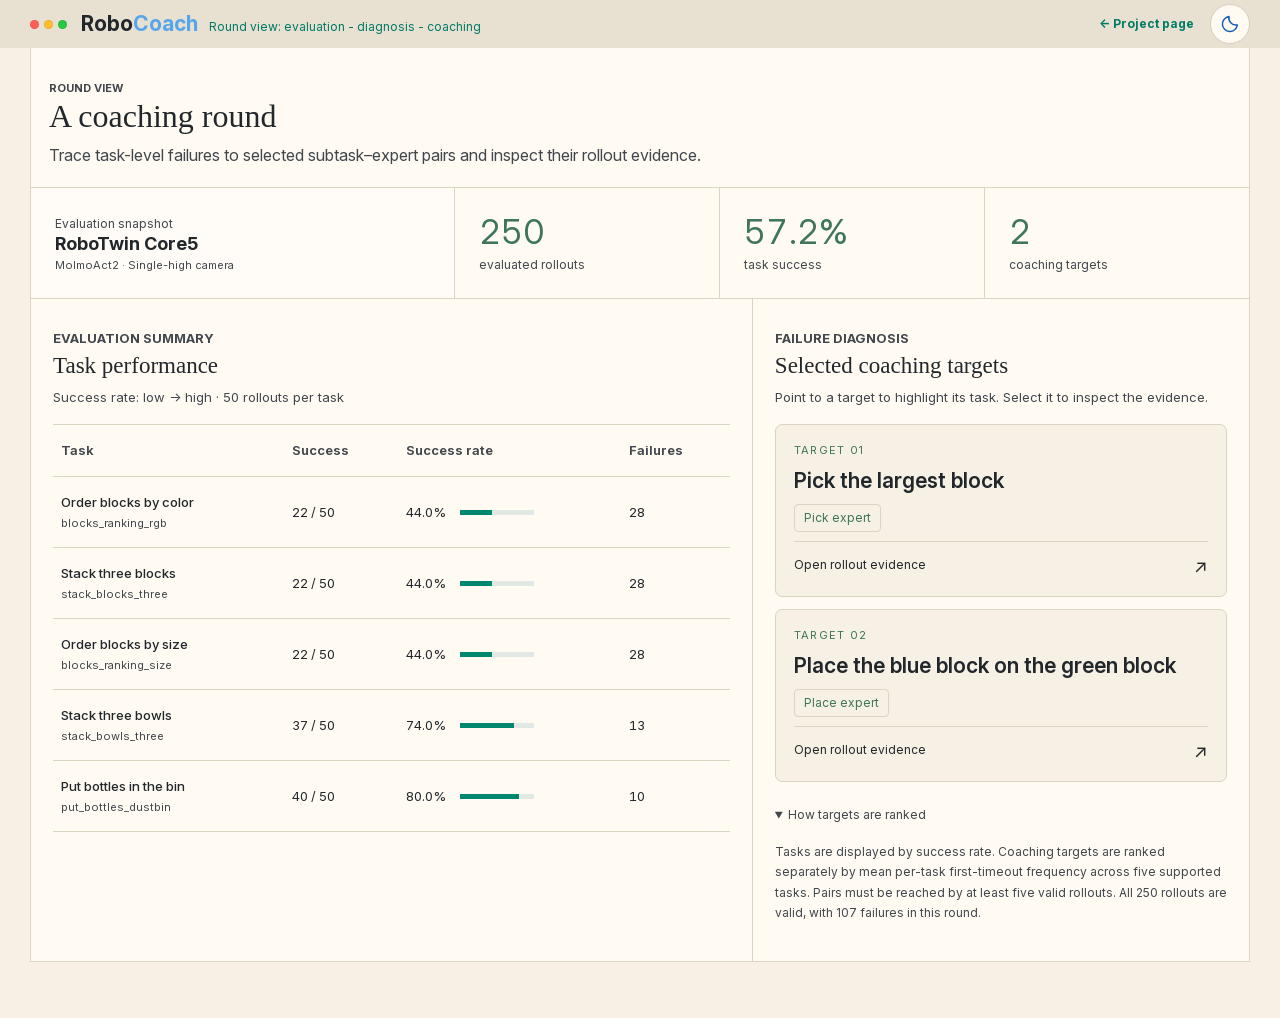
<file: coaching/index.html>
<!DOCTYPE html>

<html data-theme="light" lang="en"><head><meta charset="utf-8"/>
<meta content="width=device-width, initial-scale=1" name="viewport"/>
<meta content="noindex,nofollow,noarchive" name="robots"/>
<title>RoboCoach | Evaluation and Coaching</title>
<script>if (new URLSearchParams(location.search).has('embed')) document.documentElement.classList.add('is-embedded');</script>
<style>
:root { color-scheme:light; --ink:#14201b; --muted:#66716b; --line:#d4dcd7; --paper:#fff;
  --canvas:#eef1ef; --soft:#f5f7f5; --red:#b42318; --green:#0f766e; --green-soft:#e6f4f1;
  --blue:#1467b8; --amber:#a45b12; }
* { box-sizing:border-box; }
body { margin:0; color:var(--ink); background:var(--canvas); font:14px/1.5 Inter,Segoe UI,Arial,sans-serif; letter-spacing:0; }
.topbar { display:flex; align-items:center; justify-content:space-between; gap:18px; min-height:48px; padding:0 max(22px,calc((100vw - 1220px)/2));
  color:#fff; background:#0c4f4a; }
.topbar-left { display:flex; align-items:center; gap:14px; min-width:0; }
.site-home { flex:0 0 auto; color:#cfeae5; font-size:12px; font-weight:700; text-decoration:none; }
.site-home:hover,.site-home:focus-visible { color:#fff; text-decoration:underline; text-underline-offset:3px; }
.window-dots { display:flex; flex:0 0 auto; gap:5px; }
.brand { display:flex; align-items:baseline; gap:11px; } .brand strong { font-size:21px; } .brand span { color:#c3e5df; font-size:12px; }
.narrative { max-width:1220px; margin:0 auto; padding:24px 18px 20px; border:1px solid var(--line); border-top:0; background:#fff; }
.narrative-copy { max-width:850px; } .narrative h1 { margin:0; font-size:24px; line-height:1.2; }
.narrative p { max-width:780px; margin:8px 0 0; color:var(--muted); }
.summary { display:grid; grid-template-columns:1.45fr repeat(5,minmax(0,1fr)); gap:1px;
  max-width:1220px; margin:0 auto; border:1px solid var(--line); border-top:0; background:var(--line); }
.summary > div { min-width:0; padding:15px 18px; background:var(--paper); }
.summary .task { background:var(--soft); } .summary strong { display:block; font-size:23px; line-height:1.2; }
.summary .task strong { overflow-wrap:anywhere; font-size:19px; }
.summary span,.summary small { display:block; margin-top:3px; color:var(--muted); font-size:11px; }
main { max-width:1220px; margin:22px auto 56px; border:1px solid var(--line); background:var(--paper); }
.report-section { padding:24px 26px 28px; border-bottom:1px solid var(--line); }
h1,h2,h3,p { letter-spacing:0; } h1 { margin:0; font-size:20px; } h2 { margin:0; font-size:19px; }
.eyebrow,.target-rank { margin:0 0 5px; color:var(--green); font-size:11px; font-weight:700; text-transform:uppercase; }
.section-head { display:flex; align-items:end; justify-content:space-between; gap:20px; margin-bottom:14px; }
.section-head p { margin:3px 0 0; color:var(--muted); font-size:12px; }
.table-wrap { overflow-x:auto; border-top:2px solid var(--ink); border-bottom:1px solid var(--line); }
table { width:100%; border-collapse:collapse; font-size:12px; }
th { color:var(--muted); text-align:left; font-weight:650; border-bottom:1px solid var(--line); }
th,td { padding:10px 12px 10px 0; vertical-align:middle; } tbody tr + tr { border-top:1px solid var(--line); }
td strong { font-size:12px; } td small { display:block; max-width:580px; margin-top:2px; color:var(--muted); }
.rank { font-variant-numeric:tabular-nums; }
.rank-static { display:inline-block; padding:3px 7px; border:1px solid var(--line); border-radius:3px; color:var(--muted); font-weight:700; }
.selected { display:inline-block; padding:3px 7px; border-radius:3px; color:#fff; background:var(--green); font-size:10px; font-weight:700; }
.evidence-link { text-decoration:none; cursor:pointer; }
.evidence-link:hover { background:#0c5d57; }
.evidence-link:focus-visible { outline:2px solid var(--green); outline-offset:3px; }
.pending { display:inline-block; padding:3px 7px; border:1px solid var(--line); border-radius:3px; color:var(--muted); background:var(--soft); font-size:10px; font-weight:700; }
.rate-cell { display:grid; grid-template-columns:48px 100px; align-items:center; gap:8px; }
.rate-cell i { display:block; height:5px; overflow:hidden; background:#e4e9e6; } .rate-cell b { display:block; height:100%; background:var(--green); }
.targets { padding:0; } .targets > .section-head { padding:24px 26px 16px; margin:0; }
.demo-nav { max-width:1220px; margin:0 auto; border:1px solid var(--line); border-top:0; background:#fff; }
.demo-nav-head { display:flex; align-items:center; justify-content:space-between; gap:18px; padding:14px 18px; }
.back-link { color:var(--green); font-size:12px; font-weight:700; text-decoration:none; }
.back-link:hover,.back-link:focus-visible { text-decoration:underline; text-underline-offset:3px; }
.demo-nav-head span { color:var(--muted); font-size:11px; } .demo-main { margin-top:22px; }
.target-tabs { display:grid; grid-template-columns:repeat(auto-fit,minmax(220px,1fr)); gap:1px; padding:0 26px; background:var(--line); border-top:1px solid var(--line); border-bottom:1px solid var(--line); }
.target-tab { display:grid; grid-template-columns:auto minmax(0,1fr); align-items:center; gap:10px; min-height:48px; padding:9px 12px;
  border:0; color:var(--muted); background:#f7f9f7; text-align:left; text-decoration:none; font:inherit; cursor:pointer; }
.target-tab b { color:var(--green); font-size:10px; white-space:nowrap; } .target-tab span { overflow:hidden; font-size:11px; text-overflow:ellipsis; white-space:nowrap; }
.target-tab:hover,.target-tab:focus-visible { background:var(--green-soft); outline:2px solid var(--green); outline-offset:-2px; }
.target-tab.active { color:var(--ink); background:#fff; box-shadow:inset 0 -3px 0 var(--green); }
.target { padding:24px 26px 28px; } .target-panel[hidden] { display:none; }
.target-heading { display:flex; align-items:end; justify-content:space-between; gap:20px; margin-bottom:16px; }
.target-heading h2 { max-width:720px; } .target-facts { display:flex; flex-wrap:wrap; justify-content:flex-end; gap:6px; }
.target-facts span { padding:3px 7px; border:1px solid var(--line); border-radius:3px; color:var(--muted); font-size:10px; }
.episode-tabs { display:flex; gap:1px; margin:0 0 10px; overflow-x:auto; border-bottom:1px solid var(--line); background:var(--line); scrollbar-width:thin; }
.episode-tab { flex:0 0 auto; min-width:152px; padding:8px 10px; border:0; color:var(--muted); background:#f7f9f7;
  text-align:left; font:10px/1.35 ui-monospace,SFMono-Regular,Consolas,monospace; cursor:pointer; }
.episode-tab:hover,.episode-tab:focus-visible { color:var(--green); background:var(--green-soft); outline:2px solid var(--green); outline-offset:-2px; }
.episode-tab.active { color:#fff; background:var(--green); }
.evidence-list { display:grid; gap:16px; } .evidence { border:1px solid var(--line); background:#fafbfa; }
.episode-panel[hidden] { display:none; }
.evidence-head { display:flex; align-items:center; justify-content:space-between; gap:16px; padding:10px 12px; border-bottom:1px solid var(--line); background:#fff; }
.evidence-head strong,.evidence-head span { display:block; } .evidence-head div span { color:var(--muted); font-size:10px; }
.final-progress { color:var(--green); font-size:11px; font-weight:700; white-space:nowrap; }
.evidence-grid { display:grid; grid-template-columns:minmax(280px,.92fr) minmax(360px,1.08fr); gap:1px; background:var(--line); }
figure { min-width:0; margin:0; background:#fff; } .frame-bar { display:flex; align-items:center; gap:5px; height:31px; padding:0 10px; color:var(--muted); background:#e7ebe8; font-size:10px; }
.dot { display:block; width:9px; height:9px; border-radius:50%; } .dot.red { background:#f15b62; } .dot.amber { background:#f1ae32; } .dot.green { background:#3ebc72; }
video,.media-missing { display:block; width:100%; aspect-ratio:16/9; background:#0b0c0e; } video { object-fit:contain; }
.media-missing { display:grid; place-items:center; color:#aeb5b1; font-size:12px; }
.curve-panel { padding:12px 14px 10px; } .curve-label { margin-bottom:7px; color:var(--green); font-size:11px; font-weight:700; }
.progress-chart { display:block; width:100%; height:auto; border:1px solid var(--line); background:#fff; }
.phase-key { display:grid; grid-template-columns:repeat(2,minmax(0,1fr)); gap:4px 12px; margin-top:7px; }
.phase-key span { display:grid; grid-template-columns:27px minmax(0,1fr); gap:5px; color:var(--muted); font-size:9px; overflow-wrap:anywhere; }
.phase-key b { color:var(--green); } .phase-key .failed b { color:var(--red); }
.route-trace { padding:15px 14px; border-top:1px solid var(--line); background:#fff; }
.route-head { display:flex; align-items:end; justify-content:space-between; gap:16px; margin-bottom:10px; }
.route-head h3 { margin:0; font-size:14px; } .route-head > span { color:var(--muted); font-size:10px; }
.route-trace ol { display:grid; gap:1px; margin:0; padding:0; list-style:none; background:var(--line); }
.route-step { display:grid; grid-template-columns:34px minmax(0,1fr) auto; align-items:center; gap:10px; min-height:48px; padding:7px 10px; background:#f8faf8; }
.route-index { color:var(--muted); font:10px/1 ui-monospace,SFMono-Regular,Consolas,monospace; }
.route-step strong,.route-step span { display:block; } .route-step strong { font-size:11px; }
.route-step div span { margin-top:2px; color:var(--muted); font-size:9px; } .route-step > b { color:var(--muted); font-size:9px; white-space:nowrap; }
.route-step.complete { box-shadow:inset 3px 0 0 var(--green); } .route-step.complete > b { color:var(--green); }
.route-step.timeout { background:#fff4f2; box-shadow:inset 3px 0 0 var(--red); } .route-step.timeout > b { color:var(--red); }
.route-step.reached { box-shadow:inset 3px 0 0 var(--amber); } .route-step.reached > b { color:var(--amber); }
.failure-note { margin:0; padding:9px 12px; border-top:1px solid var(--line); color:var(--muted); font-size:11px; }
.empty { margin:0; color:var(--muted); }
footer { display:flex; justify-content:space-between; gap:20px; max-width:1220px; margin:-34px auto 22px; padding:11px 18px; color:var(--muted); font-size:10px; }
.is-embedded body { background:var(--canvas); }
.is-embedded .topbar { display:none; }
.is-embedded .narrative { display:none; }
.is-embedded footer { margin-bottom:0; }
@media (max-width:820px) { .topbar { padding:0 14px; } .brand span { display:none; }
  .summary { grid-template-columns:repeat(2,minmax(0,1fr)); } .summary .task { grid-column:1/-1; }
  .summary .metric:last-child { grid-column:1/-1; }
  .evidence-grid { grid-template-columns:1fr; } .target-heading { align-items:flex-start; flex-direction:column; }
  .target-facts { justify-content:flex-start; } .phase-key { grid-template-columns:1fr; }
  .target-tabs { grid-template-columns:1fr; padding:0; } .route-head { align-items:flex-start; flex-direction:column; }
  .route-step { grid-template-columns:28px minmax(0,1fr); } .route-step > b { grid-column:2; }
  footer { align-items:flex-start; flex-direction:column; } }
</style>
<link data-theme-style="light" href="../assets/beige-report.css?hash=9c29c38cf174" rel="stylesheet"/>
<link data-theme-style="dark" href="../assets/dark-report.css?hash=0296164bbd05" media="not all" rel="stylesheet"/>
<link href="../assets/theme.css?hash=16513040dc22" rel="stylesheet"/>
<script src="../assets/theme.js?v=light-default-1"></script>
<link href="../assets/review-report.css?v=1" rel="stylesheet"/><script defer="" src="../assets/review-report.js?v=1"></script><link href="../assets/review-type.css?v=1" rel="stylesheet"/><link as="font" crossorigin="" href="../assets/fonts/InterVariable.woff2" rel="preload" type="font/woff2"/></head><body class="coaching-overview">
<header class="topbar"><div class="topbar-left"><div aria-hidden="true" class="window-dots"><span class="dot red"></span><span class="dot amber"></span><span class="dot green"></span></div><div class="brand"><strong><span class="report-robo">Robo</span><span class="report-coach">Coach</span></strong><span>Round view: evaluation - diagnosis - coaching</span></div></div><div class="report-header-actions"><a class="site-home" href="../index.html">← Project page</a><button aria-label="Switch to dark theme" class="theme-toggle" data-theme-toggle="" title="Switch to dark theme" type="button">
<svg aria-hidden="true" class="theme-icon-moon" viewbox="0 0 24 24"><path d="M20.8 13.2A8.7 8.7 0 0 1 10.8 3.1 9 9 0 1 0 20.8 13.2Z"></path></svg>
<svg aria-hidden="true" class="theme-icon-sun" viewbox="0 0 24 24"><circle cx="12" cy="12" r="4"></circle><path d="M12 2v2m0 16v2M2 12h2m16 0h2M4.93 4.93l1.42 1.42m11.3 11.3 1.42 1.42M4.93 19.07l1.42-1.42m11.3-11.3 1.42-1.42"></path></svg>
</button></div></header>
<section class="narrative"><div class="narrative-copy"><p class="eyebrow">Round view</p><h1>A coaching round</h1>
<p>Trace task-level failures to selected subtask–expert pairs and inspect their rollout evidence.</p></div></section>
<section class="summary"><div class="task"><span>Evaluation snapshot</span><strong>RoboTwin Core5</strong><small>MolmoAct2 · Single-high camera</small></div><div class="metric"><strong>250</strong><span>evaluated rollouts</span></div><div class="metric"><strong>57.2%</strong><span>task success</span></div><div class="metric"><strong>2</strong><span>coaching targets</span></div></section>
<main><section class="report-section task-scorecard"><div class="section-head"><div><p class="eyebrow">Evaluation summary</p><h2>Task performance</h2>
<p>Success rate: low → high · 50 rollouts per task</p></div></div>
<div class="table-wrap"><table><thead><tr><th>Task</th><th>Success</th><th aria-sort="ascending">Success rate</th><th>Failures</th>
</tr></thead><tbody><tr aria-label="Order blocks by color blocks_ranking_rgb 22 / 50 44.0% 28" data-task-link="blocks_ranking_rgb" tabindex="0"><td><strong>Order blocks by color</strong><small>blocks_ranking_rgb</small></td><td>22 / 50</td><td><div class="rate-cell"><span>44.0%</span><i><b style="width:44.0%"></b></i></div></td><td>28</td></tr><tr aria-label="Stack three blocks stack_blocks_three 22 / 50 44.0% 28" data-task-link="stack_blocks_three" tabindex="0"><td><strong>Stack three blocks</strong><small>stack_blocks_three</small></td><td>22 / 50</td><td><div class="rate-cell"><span>44.0%</span><i><b style="width:44.0%"></b></i></div></td><td>28</td></tr><tr aria-label="Order blocks by size blocks_ranking_size 22 / 50 44.0% 28" data-task-link="blocks_ranking_size" tabindex="0"><td><strong>Order blocks by size</strong><small>blocks_ranking_size</small></td><td>22 / 50</td><td><div class="rate-cell"><span>44.0%</span><i><b style="width:44.0%"></b></i></div></td><td>28</td></tr><tr aria-label="Stack three bowls stack_bowls_three 37 / 50 74.0% 13" data-task-link="stack_bowls_three" tabindex="0"><td><strong>Stack three bowls</strong><small>stack_bowls_three</small></td><td>37 / 50</td><td><div class="rate-cell"><span>74.0%</span><i><b style="width:74.0%"></b></i></div></td><td>13</td></tr><tr aria-label="Put bottles in the bin put_bottles_dustbin 40 / 50 80.0% 10" data-task-link="put_bottles_dustbin" tabindex="0"><td><strong>Put bottles in the bin</strong><small>put_bottles_dustbin</small></td><td>40 / 50</td><td><div class="rate-cell"><span>80.0%</span><i><b style="width:80.0%"></b></i></div></td><td>10</td></tr></tbody></table></div></section>
<section class="report-section target-scorecard"><div class="section-head"><div><p class="eyebrow">Failure diagnosis</p><h2>Selected coaching targets</h2>
<p>Point to a target to highlight its task. Select it to inspect the evidence.</p></div></div>
<div class="coaching-target-cards"><a class="coaching-target-card" data-task-link="blocks_ranking_size" href="demos/01_pick_the_largest_block/index.html?v=subtask-seek-1"><span class="target-card-rank">Target 01</span><h3>Pick the largest block</h3><span class="target-card-expert">Pick expert</span><span class="target-card-task">blocks_ranking_size</span><span class="target-card-open">Open rollout evidence <b aria-hidden="true">↗</b></span></a><a class="coaching-target-card" data-task-link="stack_blocks_three" href="demos/02_place_the_blue_block_on_the_green_block/index.html?v=subtask-seek-1"><span class="target-card-rank">Target 02</span><h3>Place the blue block on the green block</h3><span class="target-card-expert">Place expert</span><span class="target-card-task">stack_blocks_three</span><span class="target-card-open">Open rollout evidence <b aria-hidden="true">↗</b></span></a></div><details class="score-details" open=""><summary>How targets are ranked</summary><p>Tasks are displayed by success rate. Coaching targets are ranked separately by mean per-task first-timeout frequency across five supported tasks. Pairs must be reached by at least five valid rollouts. All 250 rollouts are valid, with 107 failures in this round.</p></details></section></main>
<script>
const isEmbedded = new URLSearchParams(location.search).has('embed');
if (isEmbedded) {
  document.querySelectorAll('a[href^="demos/"]').forEach((link) => {
    link.target = '_top';
  });
}
const targetTabs = [...document.querySelectorAll('.target-tab[data-target]')];
const targetPanels = [...document.querySelectorAll('.target-panel')];
function hydrateVisibleVideo(panel) {
  const video = panel?.querySelector('video[data-src]');
  if (!video) return;
  video.src = video.dataset.src;
  delete video.dataset.src;
  video.load();
}
function selectTarget(targetId, updateHash = true) {
  targetTabs.forEach((tab) => {
    const active = tab.dataset.target === targetId;
    tab.classList.toggle('active', active);
    tab.setAttribute('aria-selected', String(active));
  });
  targetPanels.forEach((panel) => {
    const active = panel.id === targetId;
    panel.hidden = !active;
    if (!active) panel.querySelectorAll('video').forEach((video) => video.pause());
    if (active) hydrateVisibleVideo(panel.querySelector('.episode-panel:not([hidden])'));
  });
  if (updateHash) history.replaceState(null, '', `#${targetId}`);
}
function selectEpisode(trigger) {
  const target = trigger.closest('.target-panel');
  if (!target) return;
  target.querySelectorAll('.episode-tab').forEach((tab) => {
    const active = tab === trigger;
    tab.classList.toggle('active', active);
    tab.setAttribute('aria-selected', String(active));
  });
  target.querySelectorAll('.episode-panel').forEach((panel) => {
    const active = panel.id === trigger.dataset.episodeTarget;
    panel.hidden = !active;
    if (!active) panel.querySelectorAll('video').forEach((video) => video.pause());
    if (active) hydrateVisibleVideo(panel);
  });
  trigger.scrollIntoView({block:'nearest', inline:'nearest'});
}
document.querySelectorAll('[data-target]').forEach((trigger) => {
  trigger.addEventListener('click', () => {
    selectTarget(trigger.dataset.target);
    if (trigger.classList.contains('rank-link')) document.querySelector('.targets').scrollIntoView({behavior:'smooth'});
  });
});
document.querySelectorAll('[data-episode-target]').forEach((trigger) => {
  trigger.addEventListener('click', () => selectEpisode(trigger));
});
targetTabs.forEach((tab, index) => tab.addEventListener('keydown', (event) => {
  if (!['ArrowLeft', 'ArrowRight'].includes(event.key)) return;
  event.preventDefault();
  const direction = event.key === 'ArrowRight' ? 1 : -1;
  const next = targetTabs[(index + direction + targetTabs.length) % targetTabs.length];
  next.focus();
  selectTarget(next.dataset.target);
}));
document.querySelectorAll('.episode-tabs').forEach((list) => {
  const tabs = [...list.querySelectorAll('.episode-tab')];
  tabs.forEach((tab, index) => tab.addEventListener('keydown', (event) => {
    if (!['ArrowLeft', 'ArrowRight'].includes(event.key)) return;
    event.preventDefault();
    const direction = event.key === 'ArrowRight' ? 1 : -1;
    const next = tabs[(index + direction + tabs.length) % tabs.length];
    next.focus();
    selectEpisode(next);
  }));
});
const initialTarget = targetPanels.some((panel) => `#${panel.id}` === location.hash)
  ? location.hash.slice(1)
  : 'target-02' || targetPanels[0]?.id;
if (initialTarget) selectTarget(initialTarget, false);
</script></body></html>
</file>
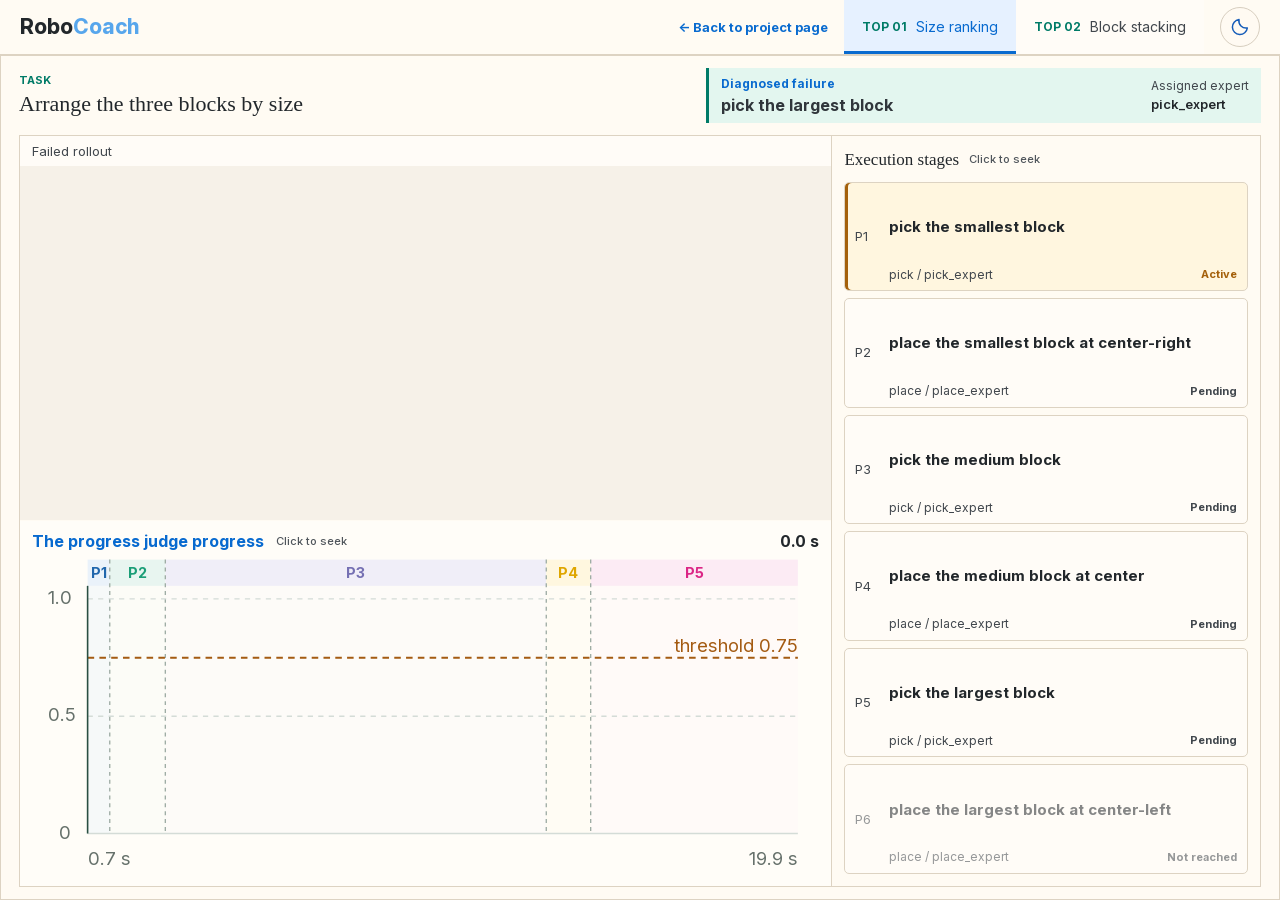
<file: coaching/demos/01_pick_the_largest_block/index.html>
<!DOCTYPE html>

<html data-theme="light" lang="en"><head><meta charset="utf-8"/>
<meta content="width=device-width, initial-scale=1" name="viewport"/>
<meta content="noindex,nofollow,noarchive" name="robots"/>
<title>RoboCoach | Size ranking diagnosis</title>
<style>
:root { color-scheme:light; --ink:#14201b; --muted:#66716b; --line:#d4dcd7; --paper:#fff;
  --canvas:#eef1ef; --soft:#f5f7f5; --red:#b42318; --green:#0f766e; --green-soft:#e6f4f1;
  --blue:#1467b8; --amber:#a45b12; }
* { box-sizing:border-box; }
body { margin:0; color:var(--ink); background:var(--canvas); font:14px/1.5 Inter,Segoe UI,Arial,sans-serif; letter-spacing:0; }
.topbar { display:flex; align-items:center; justify-content:space-between; gap:18px; min-height:48px; padding:0 max(22px,calc((100vw - 1220px)/2));
  color:#fff; background:#0c4f4a; }
.topbar-left { display:flex; align-items:center; gap:14px; min-width:0; }
.window-dots { display:flex; flex:0 0 auto; gap:5px; }
.brand { display:flex; align-items:baseline; gap:11px; } .brand strong { font-size:21px; } .brand span { color:#c3e5df; font-size:12px; }
.narrative { max-width:1220px; margin:0 auto; padding:24px 18px 20px; border:1px solid var(--line); border-top:0; background:#fff; }
.narrative-copy { max-width:850px; } .narrative h1 { margin:0; font-size:24px; line-height:1.2; }
.narrative p { max-width:780px; margin:8px 0 0; color:var(--muted); }
.summary { display:grid; grid-template-columns:1.45fr repeat(5,minmax(0,1fr)); gap:1px;
  max-width:1220px; margin:0 auto; border:1px solid var(--line); border-top:0; background:var(--line); }
.summary > div { min-width:0; padding:15px 18px; background:var(--paper); }
.summary .task { background:var(--soft); } .summary strong { display:block; font-size:23px; line-height:1.2; }
.summary .task strong { overflow-wrap:anywhere; font-size:19px; }
.summary span,.summary small { display:block; margin-top:3px; color:var(--muted); font-size:11px; }
main { max-width:1220px; margin:22px auto 56px; border:1px solid var(--line); background:var(--paper); }
.report-section { padding:24px 26px 28px; border-bottom:1px solid var(--line); }
h1,h2,h3,p { letter-spacing:0; } h1 { margin:0; font-size:20px; } h2 { margin:0; font-size:19px; }
.eyebrow,.target-rank { margin:0 0 5px; color:var(--green); font-size:11px; font-weight:700; text-transform:uppercase; }
.section-head { display:flex; align-items:end; justify-content:space-between; gap:20px; margin-bottom:14px; }
.section-head p { margin:3px 0 0; color:var(--muted); font-size:12px; }
.table-wrap { overflow-x:auto; border-top:2px solid var(--ink); border-bottom:1px solid var(--line); }
table { width:100%; border-collapse:collapse; font-size:12px; }
th { color:var(--muted); text-align:left; font-weight:650; border-bottom:1px solid var(--line); }
th,td { padding:10px 12px 10px 0; vertical-align:middle; } tbody tr + tr { border-top:1px solid var(--line); }
td strong { font-size:12px; } td small { display:block; max-width:580px; margin-top:2px; color:var(--muted); }
.rank { font-variant-numeric:tabular-nums; }
.rank-link { padding:3px 7px; border:1px solid var(--line); border-radius:3px; color:var(--green); background:#fff;
  font:inherit; font-weight:700; text-decoration:none; cursor:pointer; } .rank-link:hover,.rank-link:focus-visible { border-color:var(--green); background:var(--green-soft); }
.subtask-link { color:var(--ink); text-decoration-color:#9fc3bd; text-decoration-thickness:1px; text-underline-offset:3px; }
.subtask-link:hover,.subtask-link:focus-visible { color:var(--green); text-decoration-color:var(--green); }
.selected { display:inline-block; padding:3px 7px; border-radius:3px; color:#fff; background:var(--green); font-size:10px; font-weight:700; }
.rate-cell { display:grid; grid-template-columns:48px 100px; align-items:center; gap:8px; }
.rate-cell i { display:block; height:5px; overflow:hidden; background:#e4e9e6; } .rate-cell b { display:block; height:100%; background:var(--green); }
.targets { padding:0; } .targets > .section-head { padding:24px 26px 16px; margin:0; }
.demo-nav { max-width:1220px; margin:0 auto; border:1px solid var(--line); border-top:0; background:#fff; }
.demo-nav-head { display:flex; align-items:center; justify-content:space-between; gap:18px; padding:14px 18px; }
.back-link { color:var(--green); font-size:12px; font-weight:700; text-decoration:none; }
.back-link:hover,.back-link:focus-visible { text-decoration:underline; text-underline-offset:3px; }
.demo-nav-head span { color:var(--muted); font-size:11px; } .demo-main { margin-top:22px; }
.target-tabs { display:grid; grid-template-columns:repeat(auto-fit,minmax(220px,1fr)); gap:1px; padding:0 26px; background:var(--line); border-top:1px solid var(--line); border-bottom:1px solid var(--line); }
.target-tab { display:grid; grid-template-columns:auto minmax(0,1fr); align-items:center; gap:10px; min-height:48px; padding:9px 12px;
  border:0; color:var(--muted); background:#f7f9f7; text-align:left; text-decoration:none; font:inherit; cursor:pointer; }
.target-tab b { color:var(--green); font-size:10px; white-space:nowrap; } .target-tab span { overflow:hidden; font-size:11px; text-overflow:ellipsis; white-space:nowrap; }
.target-tab:hover,.target-tab:focus-visible { background:var(--green-soft); outline:2px solid var(--green); outline-offset:-2px; }
.target-tab.active { color:var(--ink); background:#fff; box-shadow:inset 0 -3px 0 var(--green); }
.target { padding:24px 26px 28px; } .target-panel[hidden] { display:none; }
.target-heading { display:flex; align-items:end; justify-content:space-between; gap:20px; margin-bottom:16px; }
.target-heading h2 { max-width:720px; } .target-facts { display:flex; flex-wrap:wrap; justify-content:flex-end; gap:6px; }
.target-facts span { padding:3px 7px; border:1px solid var(--line); border-radius:3px; color:var(--muted); font-size:10px; }
.episode-tabs { display:flex; gap:1px; margin:0 0 10px; overflow-x:auto; border-bottom:1px solid var(--line); background:var(--line); scrollbar-width:thin; }
.episode-tab { flex:0 0 auto; min-width:152px; padding:8px 10px; border:0; color:var(--muted); background:#f7f9f7;
  text-align:left; font:10px/1.35 ui-monospace,SFMono-Regular,Consolas,monospace; cursor:pointer; }
.episode-tab:hover,.episode-tab:focus-visible { color:var(--green); background:var(--green-soft); outline:2px solid var(--green); outline-offset:-2px; }
.episode-tab.active { color:#fff; background:var(--green); }
.evidence-list { display:grid; gap:16px; } .evidence { border:1px solid var(--line); background:#fafbfa; }
.episode-panel[hidden] { display:none; }
.evidence-head { display:flex; align-items:center; justify-content:space-between; gap:16px; padding:10px 12px; border-bottom:1px solid var(--line); background:#fff; }
.evidence-head strong,.evidence-head span { display:block; } .evidence-head div span { color:var(--muted); font-size:10px; }
.evidence-grid { display:grid; grid-template-columns:minmax(280px,.92fr) minmax(360px,1.08fr); gap:1px; background:var(--line); }
figure { min-width:0; margin:0; background:#fff; } .frame-bar { display:flex; align-items:center; gap:5px; height:31px; padding:0 10px; color:var(--muted); background:#e7ebe8; font-size:10px; }
.dot { display:block; width:9px; height:9px; border-radius:50%; } .dot.red { background:#f15b62; } .dot.amber { background:#f1ae32; } .dot.green { background:#3ebc72; }
video,.media-missing { display:block; width:100%; aspect-ratio:16/9; background:#0b0c0e; } video { object-fit:contain; }
.media-missing { display:grid; place-items:center; color:#aeb5b1; font-size:12px; }
.curve-panel { padding:12px 14px 10px; } .curve-label { margin-bottom:7px; color:var(--green); font-size:11px; font-weight:700; }
.progress-chart { display:block; width:100%; height:auto; border:1px solid var(--line); background:#fff; }
.phase-key { display:grid; grid-template-columns:repeat(2,minmax(0,1fr)); gap:4px 12px; margin-top:7px; }
.phase-key span { display:grid; grid-template-columns:27px minmax(0,1fr); gap:5px; color:var(--muted); font-size:9px; overflow-wrap:anywhere; }
.phase-key b { color:var(--green); } .phase-key .failed b { color:var(--red); }
.route-trace { padding:15px 14px; border-top:1px solid var(--line); background:#fff; }
.route-head { display:flex; align-items:end; justify-content:space-between; gap:16px; margin-bottom:10px; }
.route-head h3 { margin:0; font-size:14px; } .route-head > span { color:var(--muted); font-size:10px; }
.route-trace ol { display:grid; gap:1px; margin:0; padding:0; list-style:none; background:var(--line); }
.route-step { display:grid; grid-template-columns:34px minmax(0,1fr) auto; align-items:center; gap:10px; min-height:48px; padding:7px 10px; background:#f8faf8; }
.route-index { color:var(--muted); font:10px/1 ui-monospace,SFMono-Regular,Consolas,monospace; }
.route-step strong,.route-step span { display:block; } .route-step strong { font-size:11px; }
.route-step div span { margin-top:2px; color:var(--muted); font-size:9px; } .route-step > b { color:var(--muted); font-size:9px; white-space:nowrap; }
.route-step.complete { box-shadow:inset 3px 0 0 var(--green); } .route-step.complete > b { color:var(--green); }
.route-step.timeout { background:#fff4f2; box-shadow:inset 3px 0 0 var(--red); } .route-step.timeout > b { color:var(--red); }
.route-step.reached { box-shadow:inset 3px 0 0 var(--amber); } .route-step.reached > b { color:var(--amber); }
.empty { margin:0; color:var(--muted); }
footer { display:flex; justify-content:space-between; gap:20px; max-width:1220px; margin:-34px auto 22px; padding:11px 18px; color:var(--muted); font-size:10px; }
@media (max-width:820px) { .summary { grid-template-columns:repeat(2,minmax(0,1fr)); } .summary .task { grid-column:1/-1; }
  .summary .metric:last-child { grid-column:1/-1; }
  .evidence-grid { grid-template-columns:1fr; } .target-heading { align-items:flex-start; flex-direction:column; }
  .target-facts { justify-content:flex-start; } .phase-key { grid-template-columns:1fr; }
  .target-tabs { grid-template-columns:1fr; padding:0; } .route-head { align-items:flex-start; flex-direction:column; }
  .route-step { grid-template-columns:28px minmax(0,1fr); } .route-step > b { grid-column:2; }
  footer { align-items:flex-start; flex-direction:column; } }
video { cursor:pointer; } video:focus-visible { outline:2px solid #0c6b52; outline-offset:3px; }
.curve-clock { float:right; margin-left:10px; font-variant-numeric:tabular-nums; color:#455c52; }
.phase-key .is-active { color:#14201b; font-weight:700; }
</style><link href="../../demo.css?v=subtask-seek-1" rel="stylesheet"/><link href="../../../assets/curve-navigation.css?v=3" rel="stylesheet"/><script defer="" src="../../../assets/curve-navigation.js?v=1"></script><script defer="" src="../../../assets/video-playback.js?v=visible-4"></script><script defer="" src="../../../assets/report-sync.js?v=curve-click-2"></script>
<link data-theme-style="light" href="../../../assets/beige-report.css?hash=9c29c38cf174" rel="stylesheet"/>
<link data-theme-style="dark" href="../../../assets/dark-report.css?hash=0296164bbd05" media="not all" rel="stylesheet"/>
<link href="../../../assets/theme.css?hash=16513040dc22" rel="stylesheet"/>
<script src="../../../assets/theme.js?v=light-default-1"></script>
<link href="../../../assets/review-report.css?v=1" rel="stylesheet"/><script defer="" src="../../../assets/review-report.js?v=1"></script><link href="../../../assets/review-type.css?v=1" rel="stylesheet"/><link as="font" crossorigin="" href="../../../assets/fonts/InterVariable.woff2" rel="preload" type="font/woff2"/></head><body>
<section class="demo-nav"><div class="demo-nav-head"><a class="demo-brand" href="../../../index.html"><span class="report-robo">Robo</span><span class="report-coach">Coach</span></a><a class="back-link" href="../../index.html">Back to project page</a></div><div class="target-tabs"><a class="target-tab active" href="../01_pick_the_largest_block/index.html?v=subtask-seek-1" id="target-tab-01"><b>TOP 01</b><span>Size ranking</span></a><a class="target-tab" href="../02_place_the_blue_block_on_the_green_block/index.html?v=subtask-seek-1" id="target-tab-02"><b>TOP 02</b><span>Block stacking</span></a></div><button aria-label="Switch to dark theme" class="theme-toggle" data-theme-toggle="" title="Switch to dark theme" type="button">
<svg aria-hidden="true" class="theme-icon-moon" viewbox="0 0 24 24"><path d="M20.8 13.2A8.7 8.7 0 0 1 10.8 3.1 9 9 0 1 0 20.8 13.2Z"></path></svg>
<svg aria-hidden="true" class="theme-icon-sun" viewbox="0 0 24 24"><circle cx="12" cy="12" r="4"></circle><path d="M12 2v2m0 16v2M2 12h2m16 0h2M4.93 4.93l1.42 1.42m11.3 11.3 1.42 1.42M4.93 19.07l1.42-1.42m11.3-11.3 1.42-1.42"></path></svg>
</button></section><main class="demo-main"><section class="targets">
<div class="target-panels"><section aria-labelledby="target-tab-01" class="target target-panel" id="target-01" role="tabpanel"><div class="target-heading"><div class="target-task"><p class="eyebrow">Task</p><h2 id="task-01-title">Arrange the three blocks by size</h2></div><div class="diagnosis-summary"><span>Diagnosed failure</span><strong>pick the largest block</strong><div>Assigned expert <b>pick_expert</b></div></div></div><div class="evidence-list"><article aria-labelledby="task-01-title" class="evidence episode-panel" id="target-01-episode-01" role="tabpanel"><div class="evidence-grid"><figure><div class="frame-bar"><span>Failed rollout</span></div><video data-src="../../assets/videos/01_pick_largest_block/robotwin_blocks_ranking_size_failure02.mp4?media=20260907" id="rollout-01" loop="" muted="" playsinline="" preload="none"></video></figure><figure class="curve-panel"><div class="curve-label"><span class="curve-clock" data-sync-clock="">0.0 s</span>The progress judge progress<small class="seek-hint">Click to seek</small></div><svg aria-label="progress judge progress curve" class="progress-chart" data-time-end="19.9" data-time-start="0.7" data-x-end="584.0" data-x-start="42.0" role="img" viewbox="0 0 600 245">
<g><rect data-stage-band="0" fill="#eaf2fa" height="189" opacity="0.42" width="16.900" x="42.000" y="22"></rect><rect fill="#eaf2fa" height="20" width="16.900" x="42.000" y="2"><title>pick the smallest block</title></rect><text fill="#2166ac" font-size="9" font-weight="700" text-anchor="middle" x="50.450" y="16">P1</text><rect data-stage-band="1" fill="#e8f5f0" height="189" opacity="0.42" width="42.400" x="58.900" y="22"></rect><rect fill="#e8f5f0" height="20" width="42.400" x="58.900" y="2"><title>place the smallest block at center-right</title></rect><text fill="#1b9e77" font-size="9" font-weight="700" text-anchor="middle" x="80.100" y="16">P2</text><line data-stage-boundary="" stroke="#9daba3" stroke-dasharray="3 3" stroke-width="1" x1="58.900" x2="58.900" y1="2" y2="211"></line><rect data-stage-band="2" fill="#f0eef8" height="189" opacity="0.42" width="290.700" x="101.300" y="22"></rect><rect fill="#f0eef8" height="20" width="290.700" x="101.300" y="2"><title>pick the medium block</title></rect><text fill="#7570b3" font-size="9" font-weight="700" text-anchor="middle" x="246.650" y="16">P3</text><line data-stage-boundary="" stroke="#9daba3" stroke-dasharray="3 3" stroke-width="1" x1="101.300" x2="101.300" y1="2" y2="211"></line><rect data-stage-band="3" fill="#fff7df" height="189" opacity="0.42" width="33.900" x="392.000" y="22"></rect><rect fill="#fff7df" height="20" width="33.900" x="392.000" y="2"><title>place the medium block at center</title></rect><text fill="#dfa600" font-size="9" font-weight="700" text-anchor="middle" x="408.950" y="16">P4</text><line data-stage-boundary="" stroke="#9daba3" stroke-dasharray="3 3" stroke-width="1" x1="392.000" x2="392.000" y1="2" y2="211"></line><rect data-stage-band="4" fill="#fcebf4" height="189" opacity="0.42" width="158.100" x="425.900" y="22"></rect><rect fill="#fcebf4" height="20" width="158.100" x="425.900" y="2"><title>pick the largest block</title></rect><text fill="#db2686" font-size="9" font-weight="700" text-anchor="middle" x="504.950" y="16">P5</text><line data-stage-boundary="" stroke="#9daba3" stroke-dasharray="3 3" stroke-width="1" x1="425.900" x2="425.900" y1="2" y2="211"></line></g>
<g stroke="#d4dcd7" stroke-width="1"><line x1="42" x2="42" y1="32" y2="211"></line>
<line x1="42" x2="584" y1="211" y2="211"></line>
<line stroke-dasharray="4 4" x1="42" x2="584" y1="32" y2="32"></line>
<line stroke-dasharray="4 4" x1="42" x2="584" y1="121.5" y2="121.5"></line></g>
<g fill="#66716b" font-size="10"><text x="12" y="36">1.0</text><text x="12" y="125.5">0.5</text><text x="20" y="215">0</text>
<text x="42" y="235">0.7 s</text><text text-anchor="end" x="584" y="235">19.9 s</text></g>
<line stroke="#a45b12" stroke-dasharray="5 4" stroke-width="1.5" x1="42" x2="584" y1="76.8" y2="76.8"></line><text fill="#a45b12" font-size="9" text-anchor="end" x="584" y="72.8">threshold 0.75</text>
<defs><clippath clippathunits="userSpaceOnUse" id="score-reveal"><rect data-trace-window="" height="195" width="0" x="42.0" y="22"></rect></clippath></defs><g clip-path="url(#score-reveal)" data-score-traces=""><polyline fill="none" points="42.0,207.8 47.6,197.8 53.3,139.0 58.9,43.8" stroke="#2166ac" stroke-linecap="round" stroke-linejoin="round" stroke-width="3.2"></polyline><polyline fill="none" points="84.3,207.2 90.0,188.4 95.6,132.6 101.3,49.5" stroke="#1b9e77" stroke-linecap="round" stroke-linejoin="round" stroke-width="3.2"></polyline><polyline fill="none" points="126.7,208.9 194.4,207.6 262.2,204.4 329.9,196.5 369.5,135.6 392.0,41.3" stroke="#7570b3" stroke-linecap="round" stroke-linejoin="round" stroke-width="3.2"></polyline><polyline fill="none" points="414.6,204.6 420.3,178.6 425.9,48.8" stroke="#dfa600" stroke-linecap="round" stroke-linejoin="round" stroke-width="3.2"></polyline><polyline fill="none" points="448.5,208.375 454.1,206.800 459.8,197.125 465.4,193.600 471.1,167.725 476.7,200.350 482.4,184.150 488.0,196.225 493.7,196.225 499.3,204.775 505.0,204.175 510.6,207.325 516.2,206.800 521.9,205.825 527.5,201.700 533.2,177.925 538.8,168.250 544.5,110.800 550.1,203.725 555.8,204.625 561.4,202.375 567.1,199.750 572.7,205.600 578.4,205.525 584.0,209.200" stroke="#db2686" stroke-linecap="round" stroke-linejoin="round" stroke-width="3.2"></polyline>
</g><line data-score-cursor="" stroke="#294f42" stroke-width="1.2" x1="42.0" x2="42.0" y1="22" y2="211"></line><g><circle cx="58.9" cy="43.8" data-confirm-time="1.298672" fill="#fff" r="5" stroke="#2166ac" stroke-width="2.5" visibility="hidden"><title>Predicted switch: pick the smallest block</title></circle><circle cx="101.3" cy="49.5" data-confirm-time="2.800664" fill="#fff" r="5" stroke="#1b9e77" stroke-width="2.5" visibility="hidden"><title>Predicted switch: place the smallest block at center-right</title></circle><circle cx="392.0" cy="41.3" data-confirm-time="13.098524" fill="#fff" r="5" stroke="#7570b3" stroke-width="2.5" visibility="hidden"><title>Predicted switch: pick the medium block</title></circle><circle cx="425.9" cy="48.8" data-confirm-time="14.299410" fill="#fff" r="5" stroke="#dfa600" stroke-width="2.5" visibility="hidden"><title>Predicted switch: place the medium block at center</title></circle></g></svg>
<div class="phase-key"><span class=""><b style="color:#2166ac">P1</b>pick the smallest block</span><span class=""><b style="color:#1b9e77">P2</b>place the smallest block at center-right</span><span class=""><b style="color:#7570b3">P3</b>pick the medium block</span><span class=""><b style="color:#dfa600">P4</b>place the medium block at center</span><span class="failed"><b style="color:#db2686">P5</b>pick the largest block</span></div></figure></div><section class="route-trace"><div class="route-head"><div><h3>Execution stages</h3><small class="seek-hint">Click to seek</small></div></div><ol><li class="route-step complete"><button aria-controls="rollout-01" aria-label="Jump to P1: pick the smallest block" class="route-stage-button" data-route-seek="0" type="button"><span class="route-index">P1</span><span class="route-copy"><strong>pick the smallest block</strong><span>pick / pick_expert</span></span><b data-route-status="">The progress judge confirmed</b></button></li><li class="route-step complete"><button aria-controls="rollout-01" aria-label="Jump to P2: place the smallest block at center-right" class="route-stage-button" data-route-seek="1.298672" type="button"><span class="route-index">P2</span><span class="route-copy"><strong>place the smallest block at center-right</strong><span>place / place_expert</span></span><b data-route-status="">The progress judge confirmed</b></button></li><li class="route-step complete"><button aria-controls="rollout-01" aria-label="Jump to P3: pick the medium block" class="route-stage-button" data-route-seek="2.800664" type="button"><span class="route-index">P3</span><span class="route-copy"><strong>pick the medium block</strong><span>pick / pick_expert</span></span><b data-route-status="">The progress judge confirmed</b></button></li><li class="route-step complete"><button aria-controls="rollout-01" aria-label="Jump to P4: place the medium block at center" class="route-stage-button" data-route-seek="13.098524" type="button"><span class="route-index">P4</span><span class="route-copy"><strong>place the medium block at center</strong><span>place / place_expert</span></span><b data-route-status="">The progress judge confirmed</b></button></li><li class="route-step timeout"><button aria-controls="rollout-01" aria-label="Jump to P5: pick the largest block" class="route-stage-button" data-route-seek="14.29941" type="button"><span class="route-index">P5</span><span class="route-copy"><strong>pick the largest block</strong><span>pick / pick_expert</span></span><b data-route-status="">First timeout</b></button></li><li class="route-step pending"><button aria-controls="rollout-01" aria-label="Jump to P6: place the largest block at center-left" class="route-stage-button" data-route-seek="" disabled="" type="button"><span class="route-index">P6</span><span class="route-copy"><strong>place the largest block at center-left</strong><span>place / place_expert</span></span><b data-route-status="">Not reached</b></button></li></ol></section></article></div></section></div></section></main>
<script>
const backLink = document.querySelector('.back-link');
backLink.textContent = '\u2190 Back to project page';
backLink.href = '../../../index.html?returnTo=coaching#coaching';
const targetTabs = [...document.querySelectorAll('.target-tab[data-target]')];
const targetPanels = [...document.querySelectorAll('.target-panel')];
function hydrateVisibleVideo(panel) {
  const video = panel?.querySelector("video");
  if (video) window.roboCoachMedia?.sync(video);
}
function selectTarget(targetId, updateHash = true) {
  targetTabs.forEach((tab) => {
    const active = tab.dataset.target === targetId;
    tab.classList.toggle('active', active);
    tab.setAttribute('aria-selected', String(active));
  });
  targetPanels.forEach((panel) => {
    const active = panel.id === targetId;
    panel.hidden = !active;
    if (!active) panel.querySelectorAll('video').forEach((video) => video.pause());
    if (active) hydrateVisibleVideo(panel.querySelector('.episode-panel:not([hidden])'));
  });
  if (updateHash) history.replaceState(null, '', `#${targetId}`);
}
function selectEpisode(trigger) {
  const target = trigger.closest('.target-panel');
  if (!target) return;
  target.querySelectorAll('.episode-tab').forEach((tab) => {
    const active = tab === trigger;
    tab.classList.toggle('active', active);
    tab.setAttribute('aria-selected', String(active));
  });
  target.querySelectorAll('.episode-panel').forEach((panel) => {
    const active = panel.id === trigger.dataset.episodeTarget;
    panel.hidden = !active;
    if (!active) panel.querySelectorAll('video').forEach((video) => video.pause());
    if (active) hydrateVisibleVideo(panel);
  });
  trigger.scrollIntoView({block:'nearest', inline:'nearest'});
}
document.querySelectorAll('[data-target]').forEach((trigger) => {
  trigger.addEventListener('click', () => {
    selectTarget(trigger.dataset.target);
    if (trigger.classList.contains('rank-link')) document.querySelector('.targets').scrollIntoView({behavior:'smooth'});
  });
});
document.querySelectorAll('[data-episode-target]').forEach((trigger) => {
  trigger.addEventListener('click', () => selectEpisode(trigger));
});
targetTabs.forEach((tab, index) => tab.addEventListener('keydown', (event) => {
  if (!['ArrowLeft', 'ArrowRight'].includes(event.key)) return;
  event.preventDefault();
  const direction = event.key === 'ArrowRight' ? 1 : -1;
  const next = targetTabs[(index + direction + targetTabs.length) % targetTabs.length];
  next.focus();
  selectTarget(next.dataset.target);
}));
document.querySelectorAll('.episode-tabs').forEach((list) => {
  const tabs = [...list.querySelectorAll('.episode-tab')];
  tabs.forEach((tab, index) => tab.addEventListener('keydown', (event) => {
    if (!['ArrowLeft', 'ArrowRight'].includes(event.key)) return;
    event.preventDefault();
    const direction = event.key === 'ArrowRight' ? 1 : -1;
    const next = tabs[(index + direction + tabs.length) % tabs.length];
    next.focus();
    selectEpisode(next);
  }));
});
const initialTarget = targetPanels.some((panel) => `#${panel.id}` === location.hash)
  ? location.hash.slice(1)
  : 'target-01' || targetPanels[0]?.id;
if (initialTarget) selectTarget(initialTarget, false);
</script></body></html>
</file>
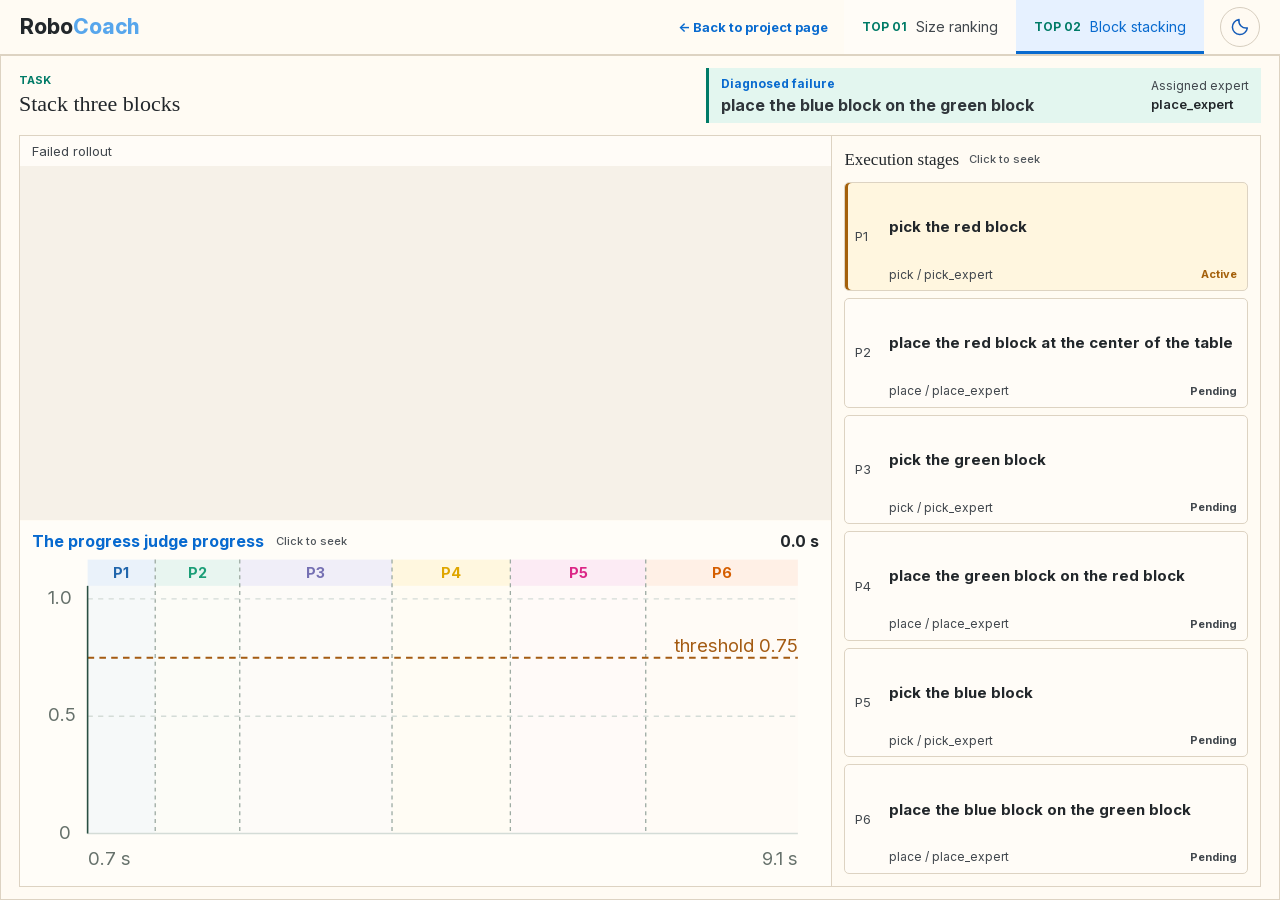
<file: coaching/demos/02_place_the_blue_block_on_the_green_block/index.html>
<!DOCTYPE html>

<html data-theme="light" lang="en"><head><meta charset="utf-8"/>
<meta content="width=device-width, initial-scale=1" name="viewport"/>
<meta content="noindex,nofollow,noarchive" name="robots"/>
<title>RoboCoach | Block stacking diagnosis</title>
<style>
:root { color-scheme:light; --ink:#14201b; --muted:#66716b; --line:#d4dcd7; --paper:#fff;
  --canvas:#eef1ef; --soft:#f5f7f5; --red:#b42318; --green:#0f766e; --green-soft:#e6f4f1;
  --blue:#1467b8; --amber:#a45b12; }
* { box-sizing:border-box; }
body { margin:0; color:var(--ink); background:var(--canvas); font:14px/1.5 Inter,Segoe UI,Arial,sans-serif; letter-spacing:0; }
.topbar { display:flex; align-items:center; justify-content:space-between; gap:18px; min-height:48px; padding:0 max(22px,calc((100vw - 1220px)/2));
  color:#fff; background:#0c4f4a; }
.topbar-left { display:flex; align-items:center; gap:14px; min-width:0; }
.site-home { flex:0 0 auto; color:#cfeae5; font-size:12px; font-weight:700; text-decoration:none; }
.site-home:hover,.site-home:focus-visible { color:#fff; text-decoration:underline; text-underline-offset:3px; }
.window-dots { display:flex; flex:0 0 auto; gap:5px; }
.brand { display:flex; align-items:baseline; gap:11px; } .brand strong { font-size:21px; } .brand span { color:#c3e5df; font-size:12px; }
.narrative { max-width:1220px; margin:0 auto; padding:24px 18px 20px; border:1px solid var(--line); border-top:0; background:#fff; }
.narrative-copy { max-width:850px; } .narrative h1 { margin:0; font-size:24px; line-height:1.2; }
.narrative p { max-width:780px; margin:8px 0 0; color:var(--muted); }
.summary { display:grid; grid-template-columns:1.45fr repeat(5,minmax(0,1fr)); gap:1px;
  max-width:1220px; margin:0 auto; border:1px solid var(--line); border-top:0; background:var(--line); }
.summary > div { min-width:0; padding:15px 18px; background:var(--paper); }
.summary .task { background:var(--soft); } .summary strong { display:block; font-size:23px; line-height:1.2; }
.summary .task strong { overflow-wrap:anywhere; font-size:19px; }
.summary span,.summary small { display:block; margin-top:3px; color:var(--muted); font-size:11px; }
main { max-width:1220px; margin:22px auto 56px; border:1px solid var(--line); background:var(--paper); }
.report-section { padding:24px 26px 28px; border-bottom:1px solid var(--line); }
h1,h2,h3,p { letter-spacing:0; } h1 { margin:0; font-size:20px; } h2 { margin:0; font-size:19px; }
.eyebrow,.target-rank { margin:0 0 5px; color:var(--green); font-size:11px; font-weight:700; text-transform:uppercase; }
.section-head { display:flex; align-items:end; justify-content:space-between; gap:20px; margin-bottom:14px; }
.section-head p { margin:3px 0 0; color:var(--muted); font-size:12px; }
.table-wrap { overflow-x:auto; border-top:2px solid var(--ink); border-bottom:1px solid var(--line); }
table { width:100%; border-collapse:collapse; font-size:12px; }
th { color:var(--muted); text-align:left; font-weight:650; border-bottom:1px solid var(--line); }
th,td { padding:10px 12px 10px 0; vertical-align:middle; } tbody tr + tr { border-top:1px solid var(--line); }
td strong { font-size:12px; } td small { display:block; max-width:580px; margin-top:2px; color:var(--muted); }
.rank { font-variant-numeric:tabular-nums; }
.rank-link { padding:3px 7px; border:1px solid var(--line); border-radius:3px; color:var(--green); background:#fff;
  font:inherit; font-weight:700; text-decoration:none; cursor:pointer; } .rank-link:hover,.rank-link:focus-visible { border-color:var(--green); background:var(--green-soft); }
.subtask-link { color:var(--ink); text-decoration-color:#9fc3bd; text-decoration-thickness:1px; text-underline-offset:3px; }
.subtask-link:hover,.subtask-link:focus-visible { color:var(--green); text-decoration-color:var(--green); }
.selected { display:inline-block; padding:3px 7px; border-radius:3px; color:#fff; background:var(--green); font-size:10px; font-weight:700; }
.rate-cell { display:grid; grid-template-columns:48px 100px; align-items:center; gap:8px; }
.rate-cell i { display:block; height:5px; overflow:hidden; background:#e4e9e6; } .rate-cell b { display:block; height:100%; background:var(--green); }
.targets { padding:0; } .targets > .section-head { padding:24px 26px 16px; margin:0; }
.demo-nav { max-width:1220px; margin:0 auto; border:1px solid var(--line); border-top:0; background:#fff; }
.demo-nav-head { display:flex; align-items:center; justify-content:space-between; gap:18px; padding:14px 18px; }
.back-link { color:var(--green); font-size:12px; font-weight:700; text-decoration:none; }
.back-link:hover,.back-link:focus-visible { text-decoration:underline; text-underline-offset:3px; }
.demo-nav-head span { color:var(--muted); font-size:11px; } .demo-main { margin-top:22px; }
.target-tabs { display:grid; grid-template-columns:repeat(auto-fit,minmax(220px,1fr)); gap:1px; padding:0 26px; background:var(--line); border-top:1px solid var(--line); border-bottom:1px solid var(--line); }
.target-tab { display:grid; grid-template-columns:auto minmax(0,1fr); align-items:center; gap:10px; min-height:48px; padding:9px 12px;
  border:0; color:var(--muted); background:#f7f9f7; text-align:left; text-decoration:none; font:inherit; cursor:pointer; }
.target-tab b { color:var(--green); font-size:10px; white-space:nowrap; } .target-tab span { overflow:hidden; font-size:11px; text-overflow:ellipsis; white-space:nowrap; }
.target-tab:hover,.target-tab:focus-visible { background:var(--green-soft); outline:2px solid var(--green); outline-offset:-2px; }
.target-tab.active { color:var(--ink); background:#fff; box-shadow:inset 0 -3px 0 var(--green); }
.target-tab.unavailable { cursor:default; opacity:.72; }
.target-tab.unavailable:hover { background:#f7f9f7; outline:0; }
.target { padding:24px 26px 28px; } .target-panel[hidden] { display:none; }
.target-heading { display:flex; align-items:end; justify-content:space-between; gap:20px; margin-bottom:16px; }
.target-heading h2 { max-width:720px; } .target-facts { display:flex; flex-wrap:wrap; justify-content:flex-end; gap:6px; }
.target-facts span { padding:3px 7px; border:1px solid var(--line); border-radius:3px; color:var(--muted); font-size:10px; }
.episode-tabs { display:flex; gap:1px; margin:0 0 10px; overflow-x:auto; border-bottom:1px solid var(--line); background:var(--line); scrollbar-width:thin; }
.episode-tab { flex:0 0 auto; min-width:152px; padding:8px 10px; border:0; color:var(--muted); background:#f7f9f7;
  text-align:left; font:10px/1.35 ui-monospace,SFMono-Regular,Consolas,monospace; cursor:pointer; }
.episode-tab:hover,.episode-tab:focus-visible { color:var(--green); background:var(--green-soft); outline:2px solid var(--green); outline-offset:-2px; }
.episode-tab.active { color:#fff; background:var(--green); }
.evidence-list { display:grid; gap:16px; } .evidence { border:1px solid var(--line); background:#fafbfa; }
.episode-panel[hidden] { display:none; }
.evidence-head { display:flex; align-items:center; justify-content:space-between; gap:16px; padding:10px 12px; border-bottom:1px solid var(--line); background:#fff; }
.evidence-head strong,.evidence-head span { display:block; } .evidence-head div span { color:var(--muted); font-size:10px; }
.evidence-grid { display:grid; grid-template-columns:minmax(280px,.92fr) minmax(360px,1.08fr); gap:1px; background:var(--line); }
figure { min-width:0; margin:0; background:#fff; } .frame-bar { display:flex; align-items:center; gap:5px; height:31px; padding:0 10px; color:var(--muted); background:#e7ebe8; font-size:10px; }
.dot { display:block; width:9px; height:9px; border-radius:50%; } .dot.red { background:#f15b62; } .dot.amber { background:#f1ae32; } .dot.green { background:#3ebc72; }
video,.media-missing { display:block; width:100%; aspect-ratio:16/9; background:#0b0c0e; } video { object-fit:contain; }
.media-missing { display:grid; place-items:center; color:#aeb5b1; font-size:12px; }
.curve-panel { padding:12px 14px 10px; } .curve-label { margin-bottom:7px; color:var(--green); font-size:11px; font-weight:700; }
.progress-chart { display:block; width:100%; height:auto; border:1px solid var(--line); background:#fff; }
.phase-key { display:grid; grid-template-columns:repeat(2,minmax(0,1fr)); gap:4px 12px; margin-top:7px; }
.phase-key span { display:grid; grid-template-columns:27px minmax(0,1fr); gap:5px; color:var(--muted); font-size:9px; overflow-wrap:anywhere; }
.phase-key b { color:var(--green); } .phase-key .failed b { color:var(--red); }
.route-trace { padding:15px 14px; border-top:1px solid var(--line); background:#fff; }
.route-head { display:flex; align-items:end; justify-content:space-between; gap:16px; margin-bottom:10px; }
.route-head h3 { margin:0; font-size:14px; } .route-head > span { color:var(--muted); font-size:10px; }
.route-trace ol { display:grid; gap:1px; margin:0; padding:0; list-style:none; background:var(--line); }
.route-step { display:grid; grid-template-columns:34px minmax(0,1fr) auto; align-items:center; gap:10px; min-height:48px; padding:7px 10px; background:#f8faf8; }
.route-index { color:var(--muted); font:10px/1 ui-monospace,SFMono-Regular,Consolas,monospace; }
.route-step strong,.route-step span { display:block; } .route-step strong { font-size:11px; }
.route-step div span { margin-top:2px; color:var(--muted); font-size:9px; } .route-step > b { color:var(--muted); font-size:9px; white-space:nowrap; }
.route-step.complete { box-shadow:inset 3px 0 0 var(--green); } .route-step.complete > b { color:var(--green); }
.route-step.timeout { background:#fff4f2; box-shadow:inset 3px 0 0 var(--red); } .route-step.timeout > b { color:var(--red); }
.route-step.reached { box-shadow:inset 3px 0 0 var(--amber); } .route-step.reached > b { color:var(--amber); }
.empty { margin:0; color:var(--muted); }
footer { display:flex; justify-content:space-between; gap:20px; max-width:1220px; margin:-34px auto 22px; padding:11px 18px; color:var(--muted); font-size:10px; }
@media (max-width:820px) { .topbar { padding:0 14px; } .brand span { display:none; }
  .summary { grid-template-columns:repeat(2,minmax(0,1fr)); } .summary .task { grid-column:1/-1; }
  .summary .metric:last-child { grid-column:1/-1; }
  .evidence-grid { grid-template-columns:1fr; } .target-heading { align-items:flex-start; flex-direction:column; }
  .target-facts { justify-content:flex-start; } .phase-key { grid-template-columns:1fr; }
  .target-tabs { grid-template-columns:1fr; padding:0; } .route-head { align-items:flex-start; flex-direction:column; }
  .route-step { grid-template-columns:28px minmax(0,1fr); } .route-step > b { grid-column:2; }
  footer { align-items:flex-start; flex-direction:column; } }
video { cursor:pointer; } video:focus-visible { outline:2px solid #0c6b52; outline-offset:3px; }
.curve-clock { float:right; margin-left:10px; font-variant-numeric:tabular-nums; color:#455c52; }
.phase-key .is-active { color:#14201b; font-weight:700; }
</style><link href="../../demo.css?v=subtask-seek-1" rel="stylesheet"/><link href="../../../assets/curve-navigation.css?v=3" rel="stylesheet"/><script defer="" src="../../../assets/curve-navigation.js?v=1"></script><script defer="" src="../../../assets/video-playback.js?v=visible-4"></script><script defer="" src="../../../assets/report-sync.js?v=curve-click-2"></script>
<link data-theme-style="light" href="../../../assets/beige-report.css?hash=9c29c38cf174" rel="stylesheet"/>
<link data-theme-style="dark" href="../../../assets/dark-report.css?hash=0296164bbd05" media="not all" rel="stylesheet"/>
<link href="../../../assets/theme.css?hash=16513040dc22" rel="stylesheet"/>
<script src="../../../assets/theme.js?v=light-default-1"></script>
<link href="../../../assets/review-report.css?v=1" rel="stylesheet"/><script defer="" src="../../../assets/review-report.js?v=1"></script><link href="../../../assets/review-type.css?v=1" rel="stylesheet"/><link as="font" crossorigin="" href="../../../assets/fonts/InterVariable.woff2" rel="preload" type="font/woff2"/></head><body>
<section class="demo-nav"><div class="demo-nav-head"><a class="demo-brand" href="../../../index.html"><span class="report-robo">Robo</span><span class="report-coach">Coach</span></a><a class="back-link" href="../../index.html">Back to project page</a></div><div class="target-tabs"><a class="target-tab" href="../01_pick_the_largest_block/index.html?v=subtask-seek-1" id="target-tab-01"><b>TOP 01</b><span>Size ranking</span></a><a class="target-tab active" href="../02_place_the_blue_block_on_the_green_block/index.html?v=subtask-seek-1" id="target-tab-02"><b>TOP 02</b><span>Block stacking</span></a></div><button aria-label="Switch to dark theme" class="theme-toggle" data-theme-toggle="" title="Switch to dark theme" type="button">
<svg aria-hidden="true" class="theme-icon-moon" viewbox="0 0 24 24"><path d="M20.8 13.2A8.7 8.7 0 0 1 10.8 3.1 9 9 0 1 0 20.8 13.2Z"></path></svg>
<svg aria-hidden="true" class="theme-icon-sun" viewbox="0 0 24 24"><circle cx="12" cy="12" r="4"></circle><path d="M12 2v2m0 16v2M2 12h2m16 0h2M4.93 4.93l1.42 1.42m11.3 11.3 1.42 1.42M4.93 19.07l1.42-1.42m11.3-11.3 1.42-1.42"></path></svg>
</button></section><main class="demo-main"><section class="targets">
<div class="target-panels"><section aria-labelledby="target-tab-02" class="target target-panel" id="target-02" role="tabpanel"><div class="target-heading"><div class="target-task"><p class="eyebrow">Task</p><h2 id="task-02-title">Stack three blocks</h2></div><div class="diagnosis-summary"><span>Diagnosed failure</span><strong>place the blue block on the green block</strong><div>Assigned expert <b>place_expert</b></div></div></div><div class="evidence-list"><article aria-labelledby="task-02-title" class="evidence episode-panel" id="target-02-episode-01" role="tabpanel"><div class="evidence-grid"><figure><div class="frame-bar"><span>Failed rollout</span></div><video data-src="../../assets/videos/02_place_the_blue_block/robotwin_stack_blocks_three_failure18.mp4?media=20260907" id="rollout-02" loop="" muted="" playsinline="" preload="none"></video></figure><figure class="curve-panel"><div class="curve-label"><span class="curve-clock" data-sync-clock="">0.0 s</span>The progress judge progress<small class="seek-hint">Click to seek</small></div><svg aria-label="progress judge progress curve" class="progress-chart" data-time-end="9.1" data-time-start="0.7" data-x-end="584.0" data-x-start="42.0" role="img" viewbox="0 0 600 245">
<g><rect data-stage-band="0" fill="#eaf2fa" height="189" opacity="0.42" width="51.600" x="42.000" y="22"></rect><rect fill="#eaf2fa" height="20" width="51.600" x="42.000" y="2"><title>pick the red block</title></rect><text fill="#2166ac" font-size="9" font-weight="700" text-anchor="middle" x="67.800" y="16">P1</text><rect data-stage-band="1" fill="#e8f5f0" height="189" opacity="0.42" width="64.500" x="93.600" y="22"></rect><rect fill="#e8f5f0" height="20" width="64.500" x="93.600" y="2"><title>place the red block at the center of the table</title></rect><text fill="#1b9e77" font-size="9" font-weight="700" text-anchor="middle" x="125.850" y="16">P2</text><line data-stage-boundary="" stroke="#9daba3" stroke-dasharray="3 3" stroke-width="1" x1="93.600" x2="93.600" y1="2" y2="211"></line><rect data-stage-band="2" fill="#f0eef8" height="189" opacity="0.42" width="116.200" x="158.100" y="22"></rect><rect fill="#f0eef8" height="20" width="116.200" x="158.100" y="2"><title>pick the green block</title></rect><text fill="#7570b3" font-size="9" font-weight="700" text-anchor="middle" x="216.200" y="16">P3</text><line data-stage-boundary="" stroke="#9daba3" stroke-dasharray="3 3" stroke-width="1" x1="158.100" x2="158.100" y1="2" y2="211"></line><rect data-stage-band="3" fill="#fff7df" height="189" opacity="0.42" width="90.300" x="274.300" y="22"></rect><rect fill="#fff7df" height="20" width="90.300" x="274.300" y="2"><title>place the green block on the red block</title></rect><text fill="#dfa600" font-size="9" font-weight="700" text-anchor="middle" x="319.450" y="16">P4</text><line data-stage-boundary="" stroke="#9daba3" stroke-dasharray="3 3" stroke-width="1" x1="274.300" x2="274.300" y1="2" y2="211"></line><rect data-stage-band="4" fill="#fcebf4" height="189" opacity="0.42" width="103.300" x="364.600" y="22"></rect><rect fill="#fcebf4" height="20" width="103.300" x="364.600" y="2"><title>pick the blue block</title></rect><text fill="#db2686" font-size="9" font-weight="700" text-anchor="middle" x="416.250" y="16">P5</text><line data-stage-boundary="" stroke="#9daba3" stroke-dasharray="3 3" stroke-width="1" x1="364.600" x2="364.600" y1="2" y2="211"></line><rect data-stage-band="5" fill="#fff0e6" height="189" opacity="0.42" width="116.100" x="467.900" y="22"></rect><rect fill="#fff0e6" height="20" width="116.100" x="467.900" y="2"><title>place the blue block on the green block</title></rect><text fill="#d55e00" font-size="9" font-weight="700" text-anchor="middle" x="525.950" y="16">P6</text><line data-stage-boundary="" stroke="#9daba3" stroke-dasharray="3 3" stroke-width="1" x1="467.900" x2="467.900" y1="2" y2="211"></line></g>
<g stroke="#d4dcd7" stroke-width="1"><line x1="42" x2="42" y1="32" y2="211"></line>
<line x1="42" x2="584" y1="211" y2="211"></line>
<line stroke-dasharray="4 4" x1="42" x2="584" y1="32" y2="32"></line>
<line stroke-dasharray="4 4" x1="42" x2="584" y1="121.5" y2="121.5"></line></g>
<g fill="#66716b" font-size="10"><text x="12" y="36">1.0</text><text x="12" y="125.5">0.5</text><text x="20" y="215">0</text>
<text x="42" y="235">0.7 s</text><text text-anchor="end" x="584" y="235">9.1 s</text></g>
<line stroke="#a45b12" stroke-dasharray="5 4" stroke-width="1.5" x1="42" x2="584" y1="76.8" y2="76.8"></line><text fill="#a45b12" font-size="9" text-anchor="end" x="584" y="72.8">threshold 0.75</text>
<defs><clippath clippathunits="userSpaceOnUse" id="score-reveal"><rect data-trace-window="" height="195" width="0" x="42.0" y="22"></rect></clippath></defs><g clip-path="url(#score-reveal)" data-score-traces=""><polyline fill="none" points="42.0,209.4 54.9,121.8 67.8,205.7 80.7,204.1 93.6,37.6" stroke="#2166ac" stroke-linecap="round" stroke-linejoin="round" stroke-width="3.2"></polyline><polyline fill="none" points="145.2,200.4 158.1,57.9" stroke="#1b9e77" stroke-linecap="round" stroke-linejoin="round" stroke-width="3.2"></polyline><polyline fill="none" points="209.8,209.9 222.7,209.3 235.6,206.5 248.5,206.3 261.4,142.5 274.3,40.4" stroke="#7570b3" stroke-linecap="round" stroke-linejoin="round" stroke-width="3.2"></polyline><polyline fill="none" points="325.9,189.1 338.8,209.0 351.7,191.3 364.6,47.4" stroke="#dfa600" stroke-linecap="round" stroke-linejoin="round" stroke-width="3.2"></polyline><polyline fill="none" points="416.2,210.5 429.1,200.9 442.0,210.2 455.0,204.1 467.9,45.3" stroke="#db2686" stroke-linecap="round" stroke-linejoin="round" stroke-width="3.2"></polyline><polyline fill="none" points="519.5,210.7 532.4,196.8 545.3,146.7 558.2,204.2 571.1,210.4 584.0,210.7" stroke="#d55e00" stroke-linecap="round" stroke-linejoin="round" stroke-width="3.2"></polyline>
</g><line data-score-cursor="" stroke="#294f42" stroke-width="1.2" x1="42.0" x2="42.0" y1="22" y2="211"></line><g><circle cx="93.6" cy="37.6" data-confirm-time="1.499705" fill="#fff" r="5" stroke="#2166ac" stroke-width="2.5" visibility="hidden"><title>Predicted switch: pick the red block</title></circle><circle cx="158.1" cy="57.9" data-confirm-time="2.499336" fill="#fff" r="5" stroke="#1b9e77" stroke-width="2.5" visibility="hidden"><title>Predicted switch: place the red block at the center of the table</title></circle><circle cx="274.3" cy="40.4" data-confirm-time="4.300221" fill="#fff" r="5" stroke="#7570b3" stroke-width="2.5" visibility="hidden"><title>Predicted switch: pick the green block</title></circle><circle cx="364.6" cy="47.4" data-confirm-time="5.699705" fill="#fff" r="5" stroke="#dfa600" stroke-width="2.5" visibility="hidden"><title>Predicted switch: place the green block on the red block</title></circle><circle cx="467.9" cy="45.3" data-confirm-time="7.300664" fill="#fff" r="5" stroke="#db2686" stroke-width="2.5" visibility="hidden"><title>Predicted switch: pick the blue block</title></circle></g></svg>
<div class="phase-key"><span class=""><b style="color:#2166ac">P1</b>pick the red block</span><span class=""><b style="color:#1b9e77">P2</b>place the red block at the center of the table</span><span class=""><b style="color:#7570b3">P3</b>pick the green block</span><span class=""><b style="color:#dfa600">P4</b>place the green block on the red block</span><span class=""><b style="color:#db2686">P5</b>pick the blue block</span><span class="failed"><b style="color:#d55e00">P6</b>place the blue block on the green block</span></div></figure></div><section class="route-trace"><div class="route-head"><div><h3>Execution stages</h3><small class="seek-hint">Click to seek</small></div></div><ol><li class="route-step complete"><button aria-controls="rollout-02" aria-label="Jump to P1: pick the red block" class="route-stage-button" data-route-seek="0" type="button"><span class="route-index">P1</span><span class="route-copy"><strong>pick the red block</strong><span>pick / pick_expert</span></span><b data-route-status="">The progress judge confirmed</b></button></li><li class="route-step complete"><button aria-controls="rollout-02" aria-label="Jump to P2: place the red block at the center of the table" class="route-stage-button" data-route-seek="1.499705" type="button"><span class="route-index">P2</span><span class="route-copy"><strong>place the red block at the center of the table</strong><span>place / place_expert</span></span><b data-route-status="">The progress judge confirmed</b></button></li><li class="route-step complete"><button aria-controls="rollout-02" aria-label="Jump to P3: pick the green block" class="route-stage-button" data-route-seek="2.499336" type="button"><span class="route-index">P3</span><span class="route-copy"><strong>pick the green block</strong><span>pick / pick_expert</span></span><b data-route-status="">The progress judge confirmed</b></button></li><li class="route-step complete"><button aria-controls="rollout-02" aria-label="Jump to P4: place the green block on the red block" class="route-stage-button" data-route-seek="4.300221" type="button"><span class="route-index">P4</span><span class="route-copy"><strong>place the green block on the red block</strong><span>place / place_expert</span></span><b data-route-status="">The progress judge confirmed</b></button></li><li class="route-step complete"><button aria-controls="rollout-02" aria-label="Jump to P5: pick the blue block" class="route-stage-button" data-route-seek="5.699705" type="button"><span class="route-index">P5</span><span class="route-copy"><strong>pick the blue block</strong><span>pick / pick_expert</span></span><b data-route-status="">The progress judge confirmed</b></button></li><li class="route-step timeout"><button aria-controls="rollout-02" aria-label="Jump to P6: place the blue block on the green block" class="route-stage-button" data-route-seek="7.300664" type="button"><span class="route-index">P6</span><span class="route-copy"><strong>place the blue block on the green block</strong><span>place / place_expert</span></span><b data-route-status="">First timeout</b></button></li></ol></section></article></div></section></div></section></main>
<script>
const backLink = document.querySelector('.back-link');
backLink.textContent = '\u2190 Back to project page';
backLink.href = '../../../index.html?returnTo=coaching#coaching';
const targetTabs = [...document.querySelectorAll('.target-tab[data-target]')];
const targetPanels = [...document.querySelectorAll('.target-panel')];
function hydrateVisibleVideo(panel) {
  const video = panel?.querySelector("video");
  if (video) window.roboCoachMedia?.sync(video);
}
function selectTarget(targetId, updateHash = true) {
  targetTabs.forEach((tab) => {
    const active = tab.dataset.target === targetId;
    tab.classList.toggle('active', active);
    tab.setAttribute('aria-selected', String(active));
  });
  targetPanels.forEach((panel) => {
    const active = panel.id === targetId;
    panel.hidden = !active;
    if (!active) panel.querySelectorAll('video').forEach((video) => video.pause());
    if (active) hydrateVisibleVideo(panel.querySelector('.episode-panel:not([hidden])'));
  });
  if (updateHash) history.replaceState(null, '', `#${targetId}`);
}
function selectEpisode(trigger) {
  const target = trigger.closest('.target-panel');
  if (!target) return;
  target.querySelectorAll('.episode-tab').forEach((tab) => {
    const active = tab === trigger;
    tab.classList.toggle('active', active);
    tab.setAttribute('aria-selected', String(active));
  });
  target.querySelectorAll('.episode-panel').forEach((panel) => {
    const active = panel.id === trigger.dataset.episodeTarget;
    panel.hidden = !active;
    if (!active) panel.querySelectorAll('video').forEach((video) => video.pause());
    if (active) hydrateVisibleVideo(panel);
  });
  trigger.scrollIntoView({block:'nearest', inline:'nearest'});
}
document.querySelectorAll('[data-target]').forEach((trigger) => {
  trigger.addEventListener('click', () => {
    selectTarget(trigger.dataset.target);
    if (trigger.classList.contains('rank-link')) document.querySelector('.targets').scrollIntoView({behavior:'smooth'});
  });
});
document.querySelectorAll('[data-episode-target]').forEach((trigger) => {
  trigger.addEventListener('click', () => selectEpisode(trigger));
});
targetTabs.forEach((tab, index) => tab.addEventListener('keydown', (event) => {
  if (!['ArrowLeft', 'ArrowRight'].includes(event.key)) return;
  event.preventDefault();
  const direction = event.key === 'ArrowRight' ? 1 : -1;
  const next = targetTabs[(index + direction + targetTabs.length) % targetTabs.length];
  next.focus();
  selectTarget(next.dataset.target);
}));
document.querySelectorAll('.episode-tabs').forEach((list) => {
  const tabs = [...list.querySelectorAll('.episode-tab')];
  tabs.forEach((tab, index) => tab.addEventListener('keydown', (event) => {
    if (!['ArrowLeft', 'ArrowRight'].includes(event.key)) return;
    event.preventDefault();
    const direction = event.key === 'ArrowRight' ? 1 : -1;
    const next = tabs[(index + direction + tabs.length) % tabs.length];
    next.focus();
    selectEpisode(next);
  }));
});
const initialTarget = targetPanels.some((panel) => `#${panel.id}` === location.hash)
  ? location.hash.slice(1)
  : 'target-02' || targetPanels[0]?.id;
if (initialTarget) selectTarget(initialTarget, false);
</script></body></html>
</file>
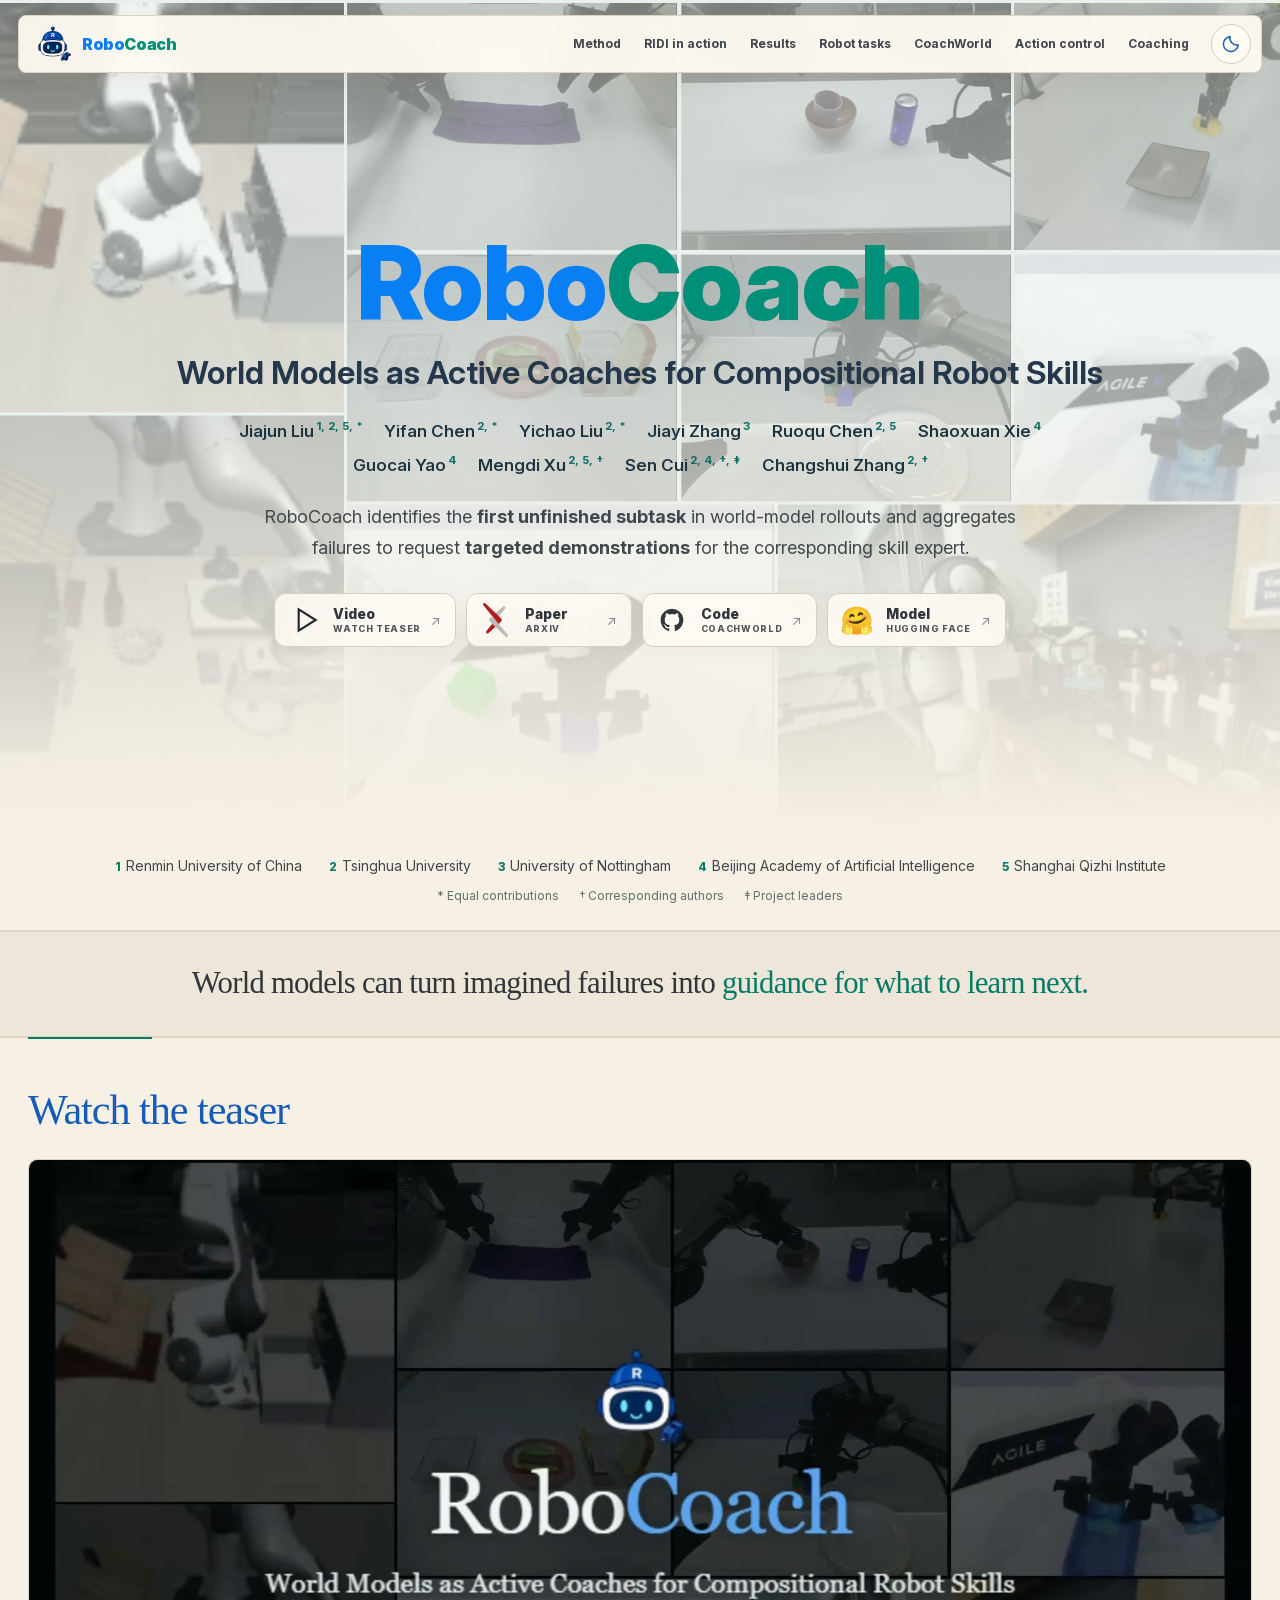
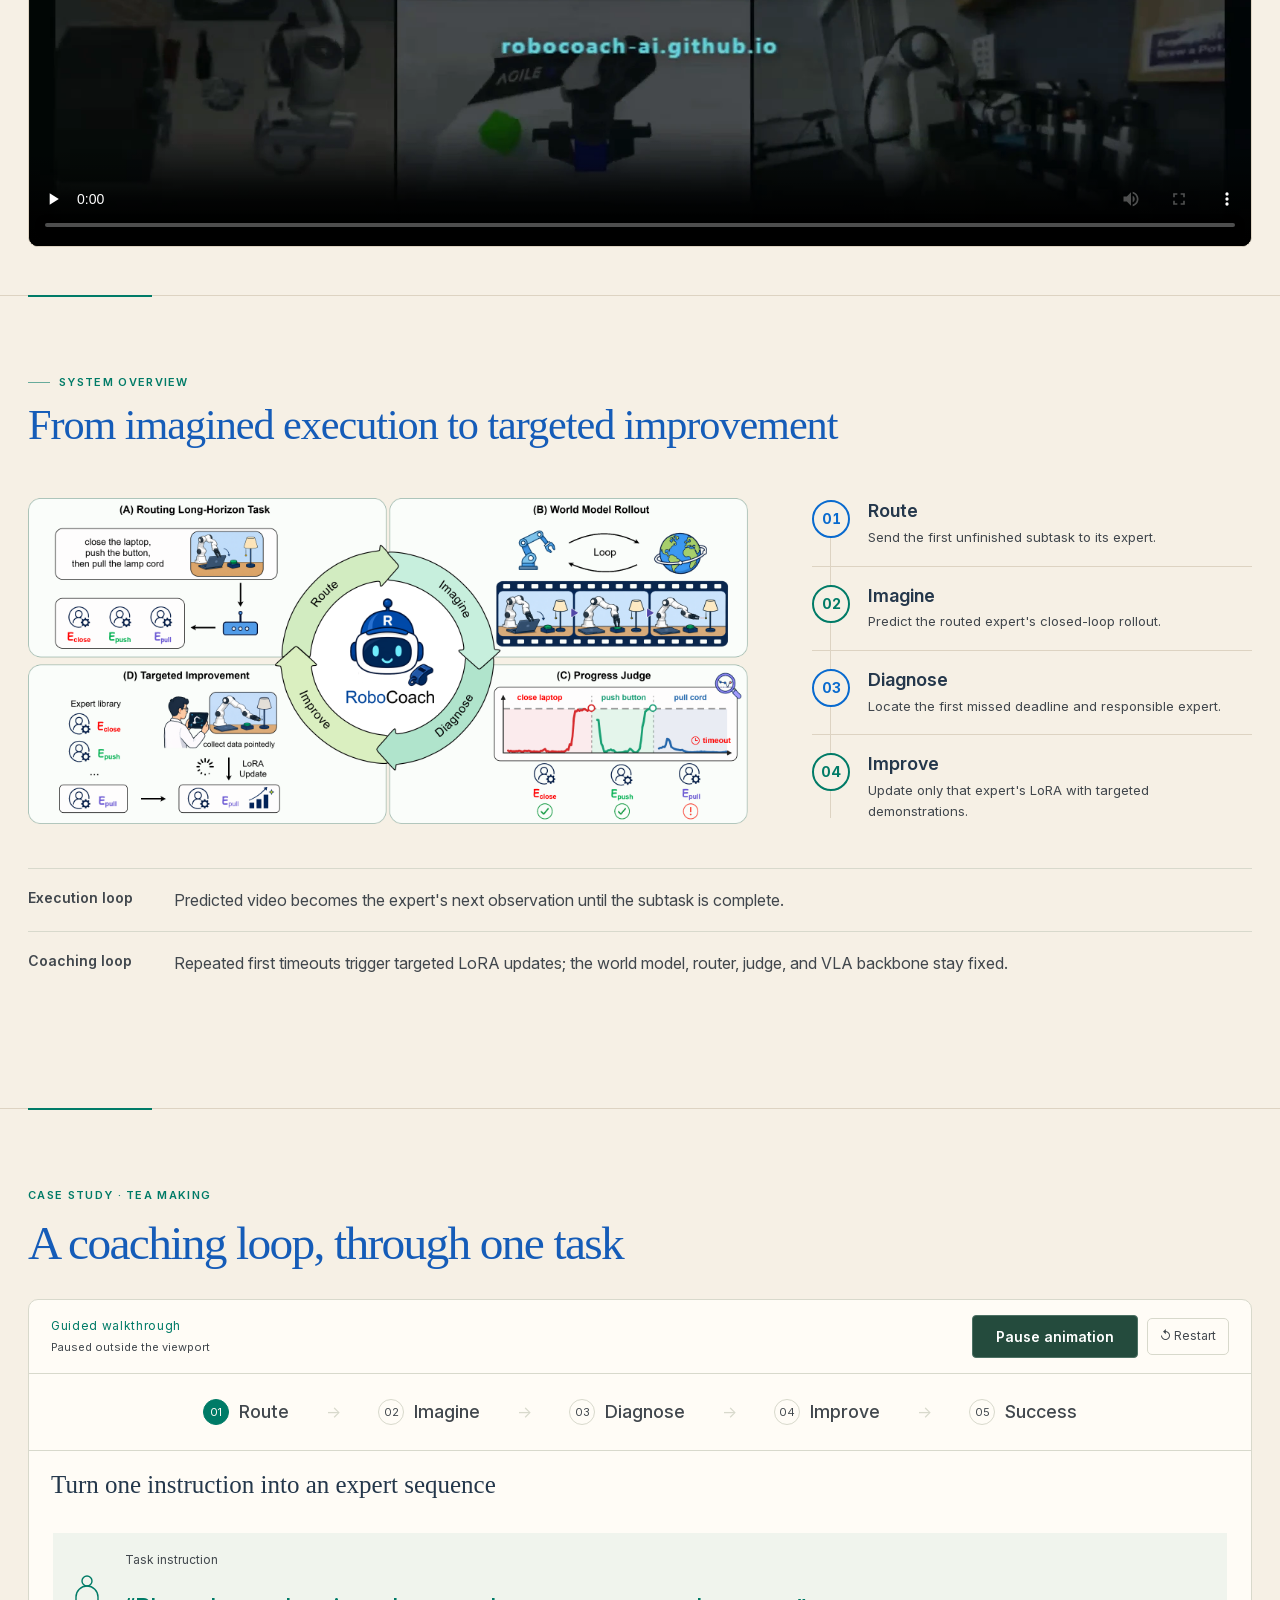
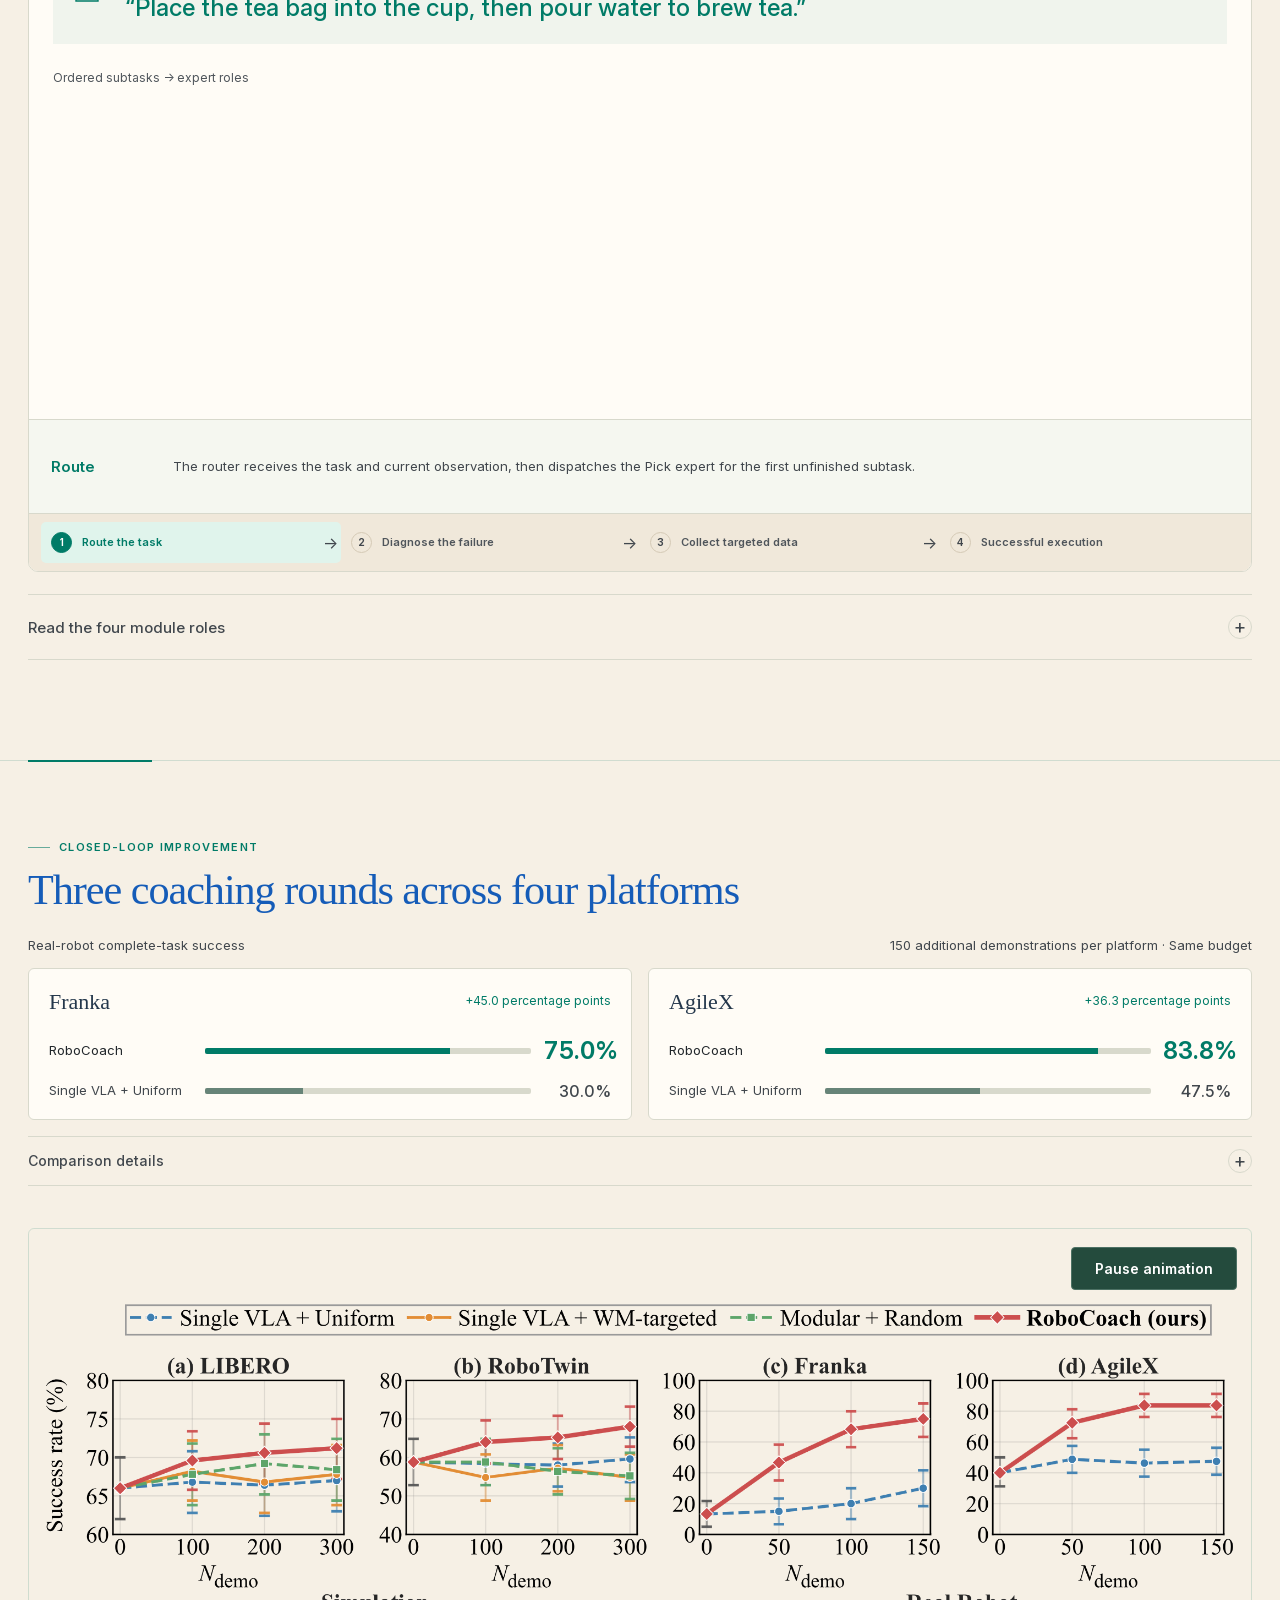
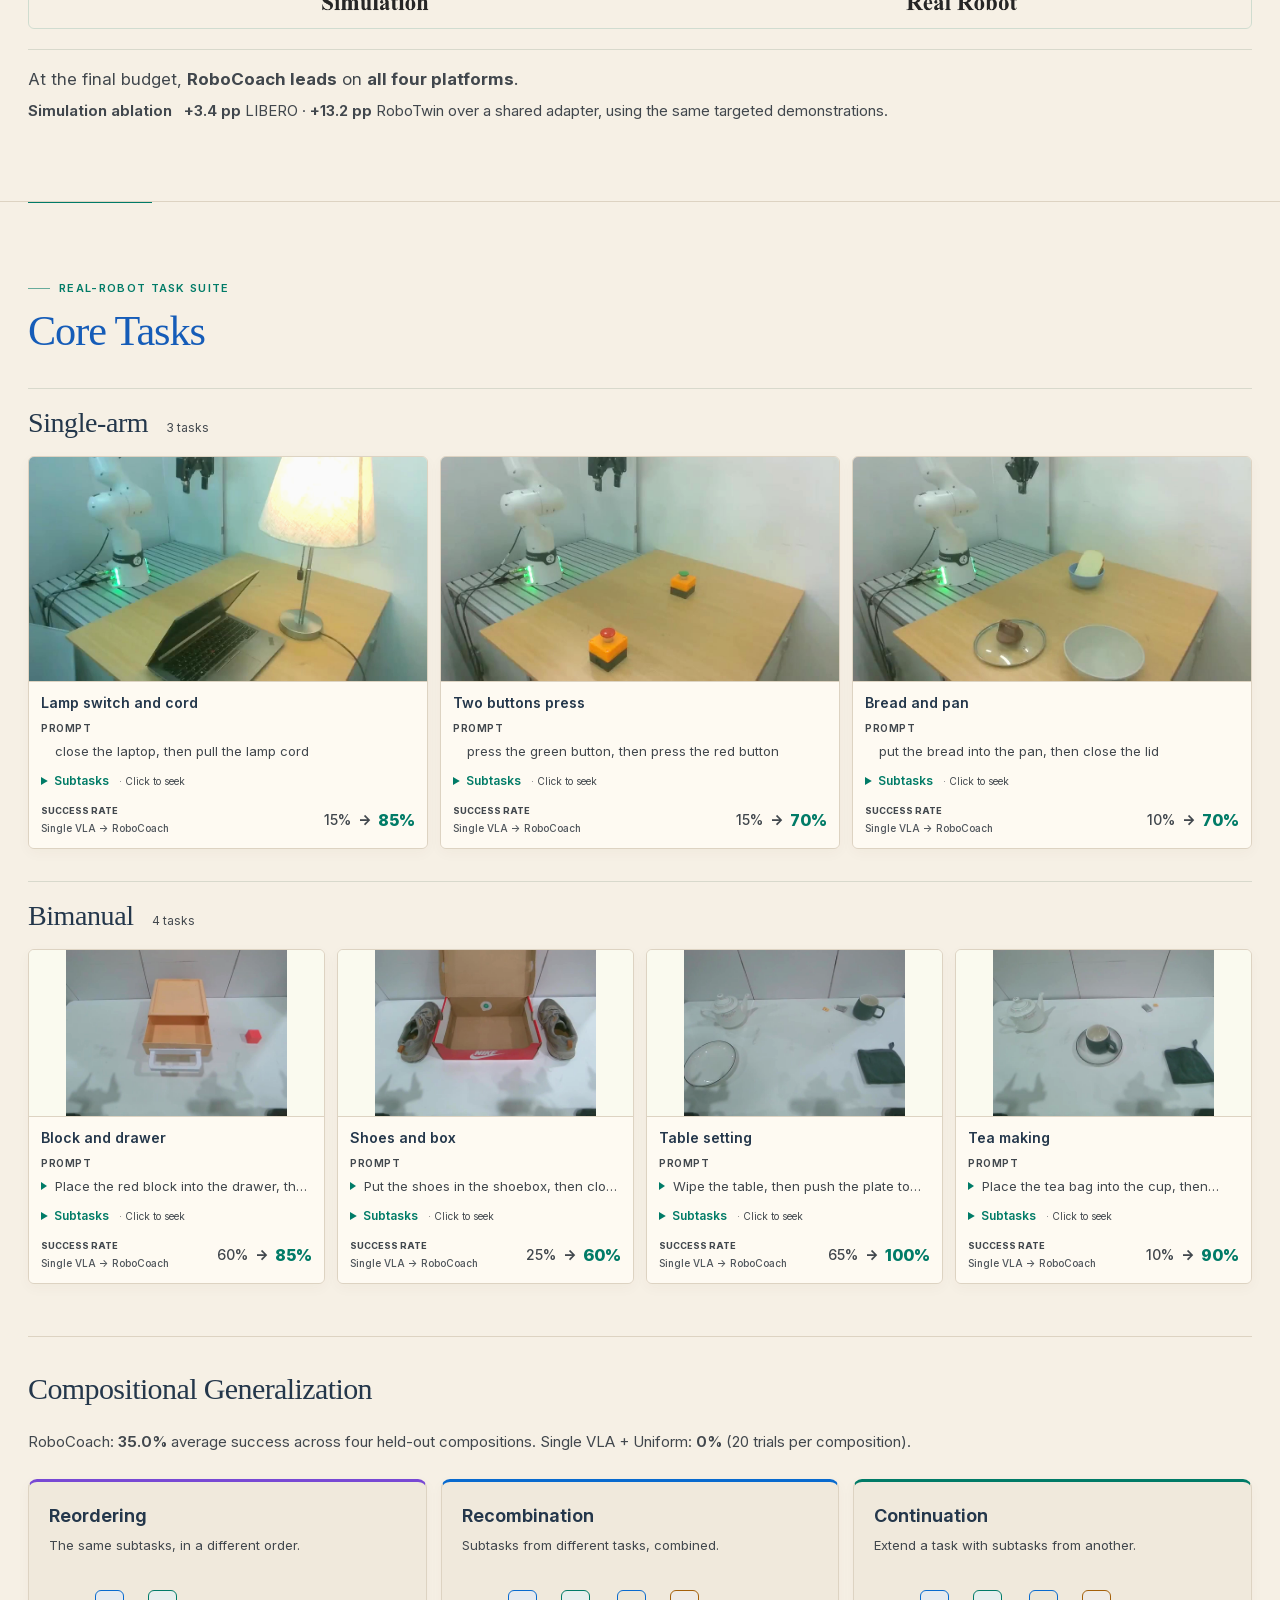
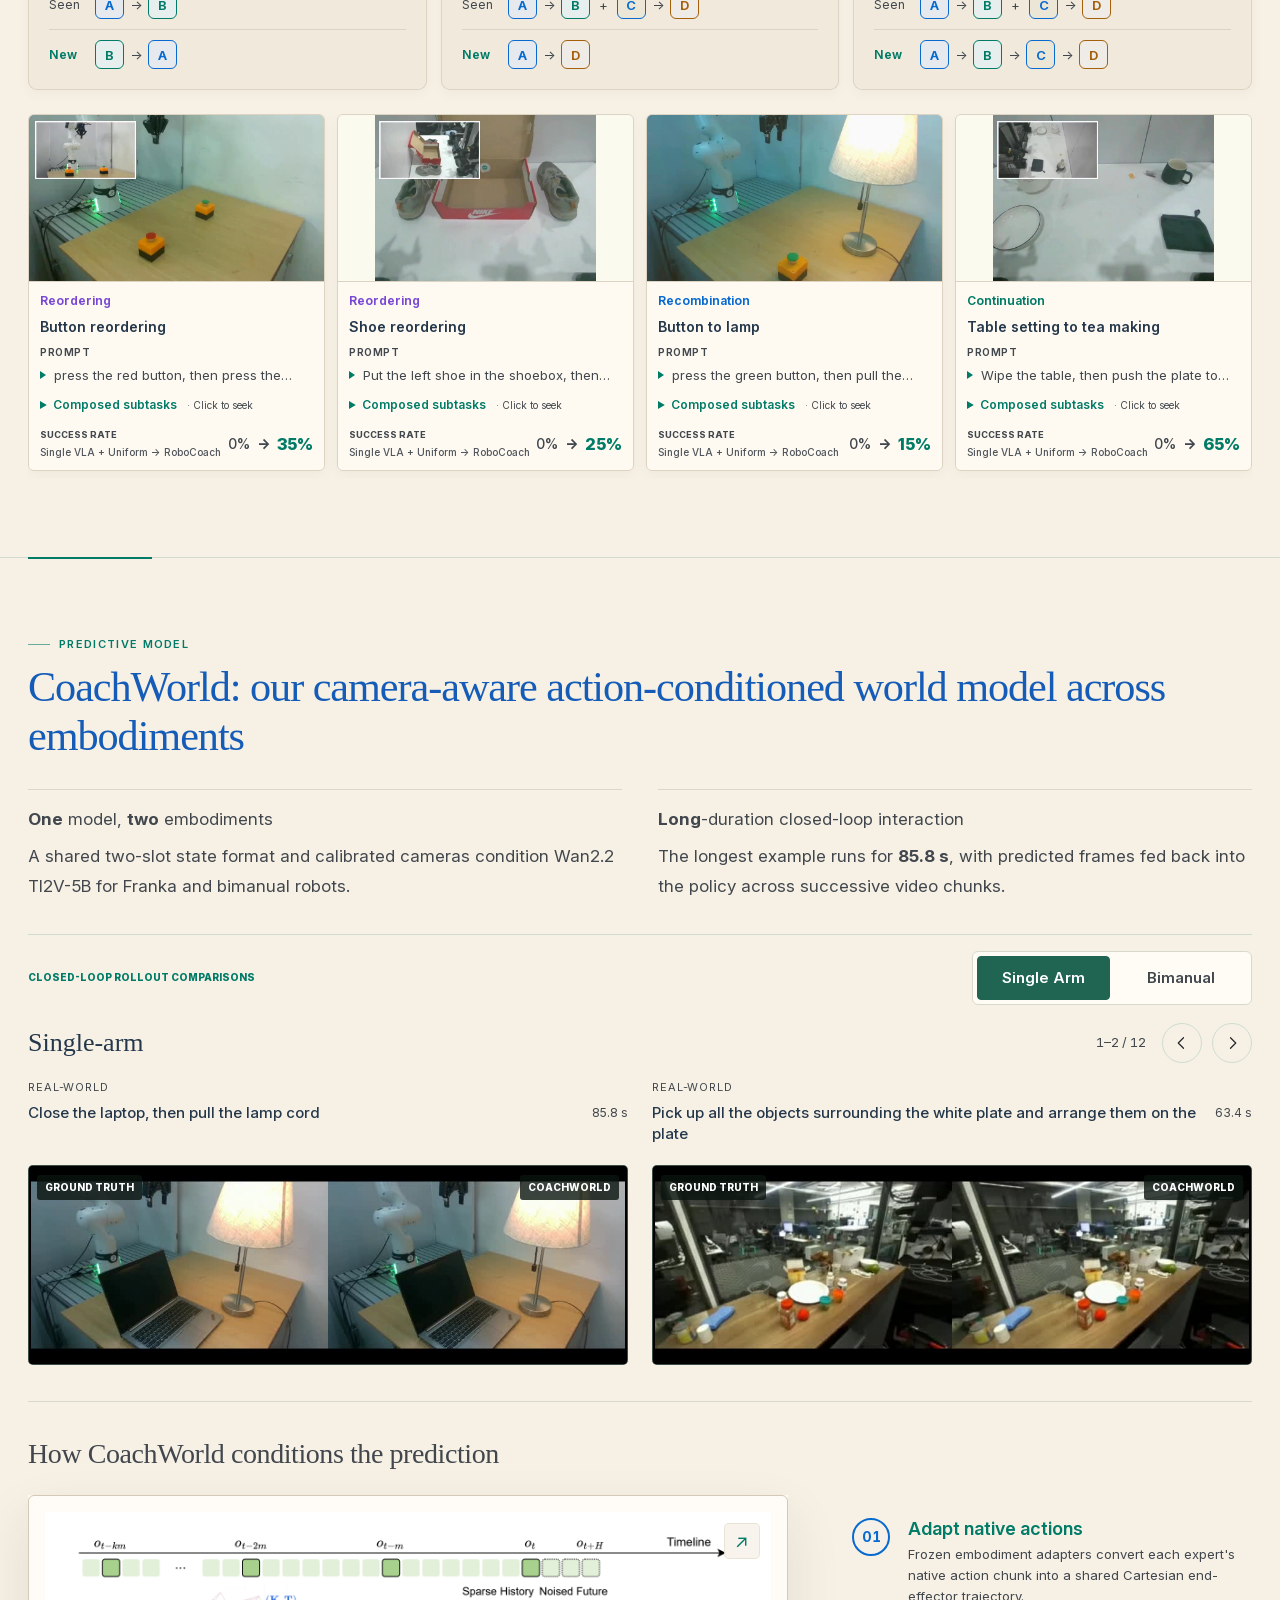
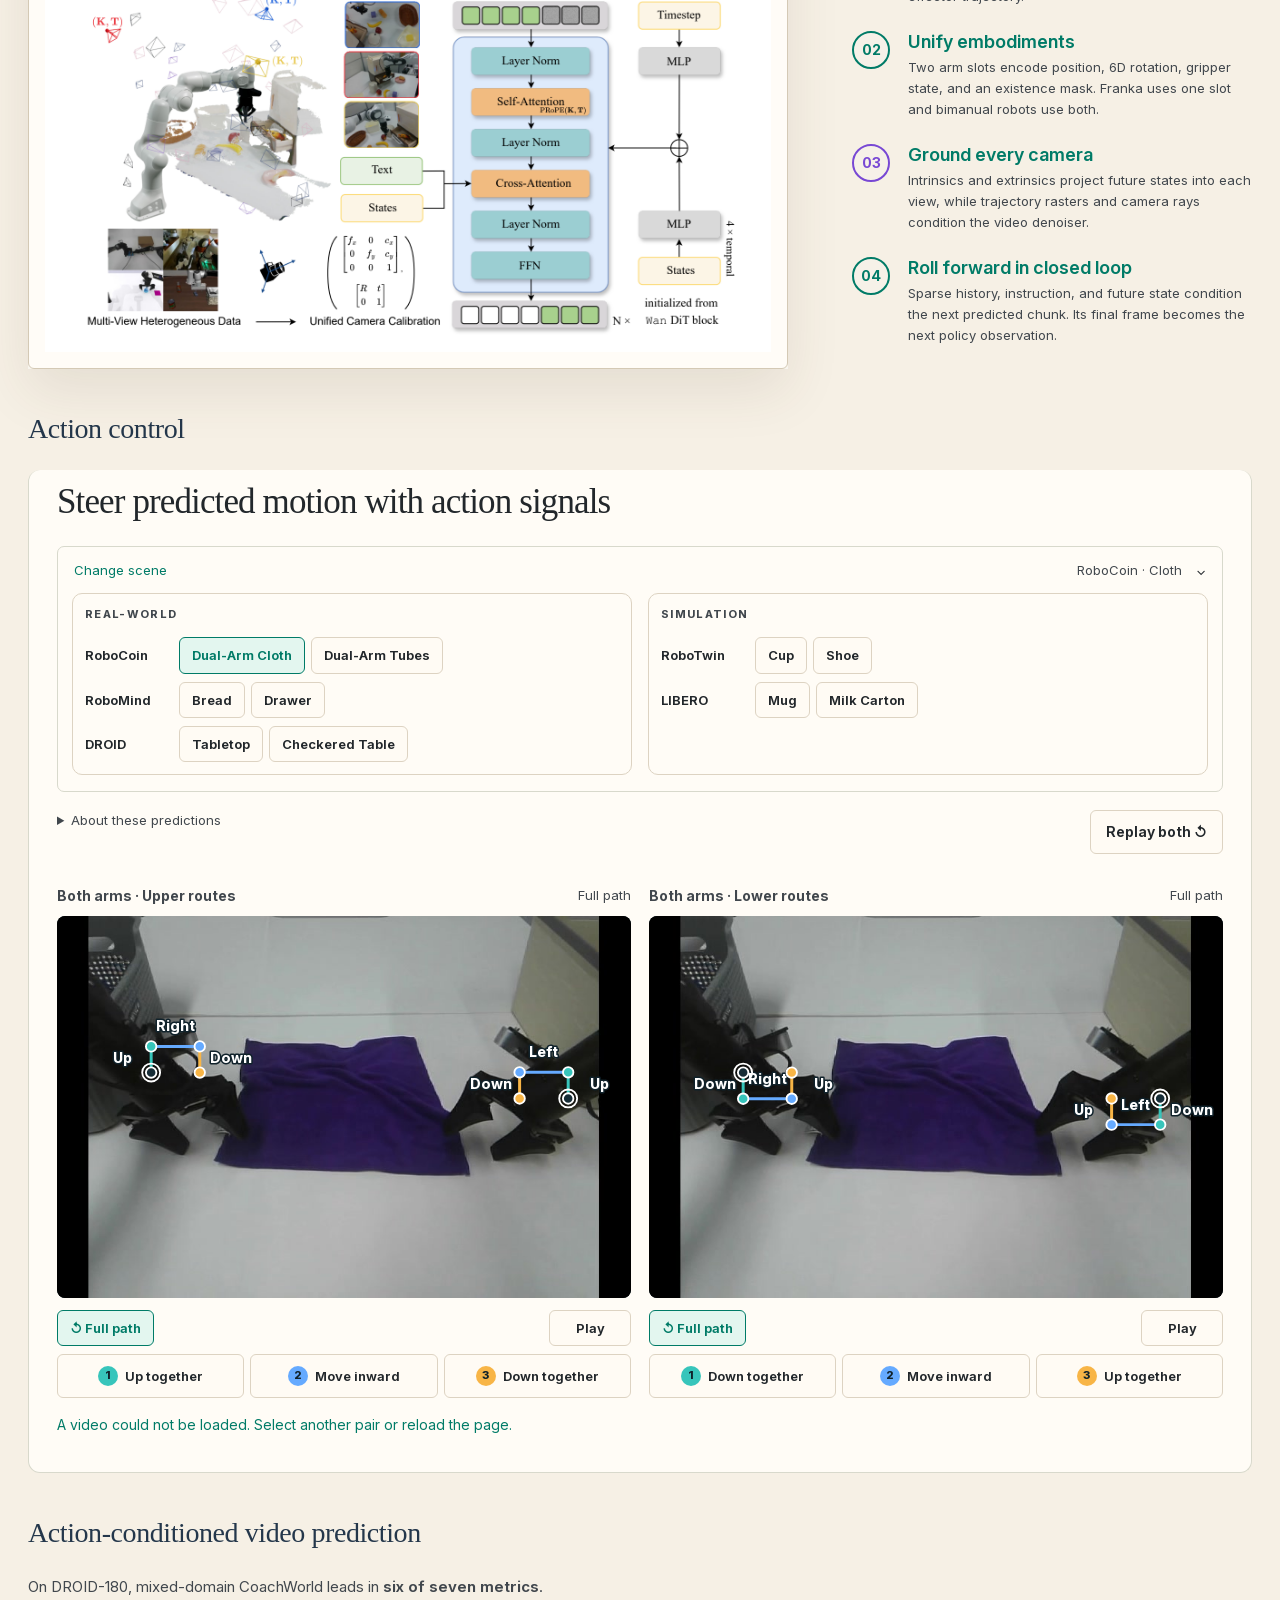
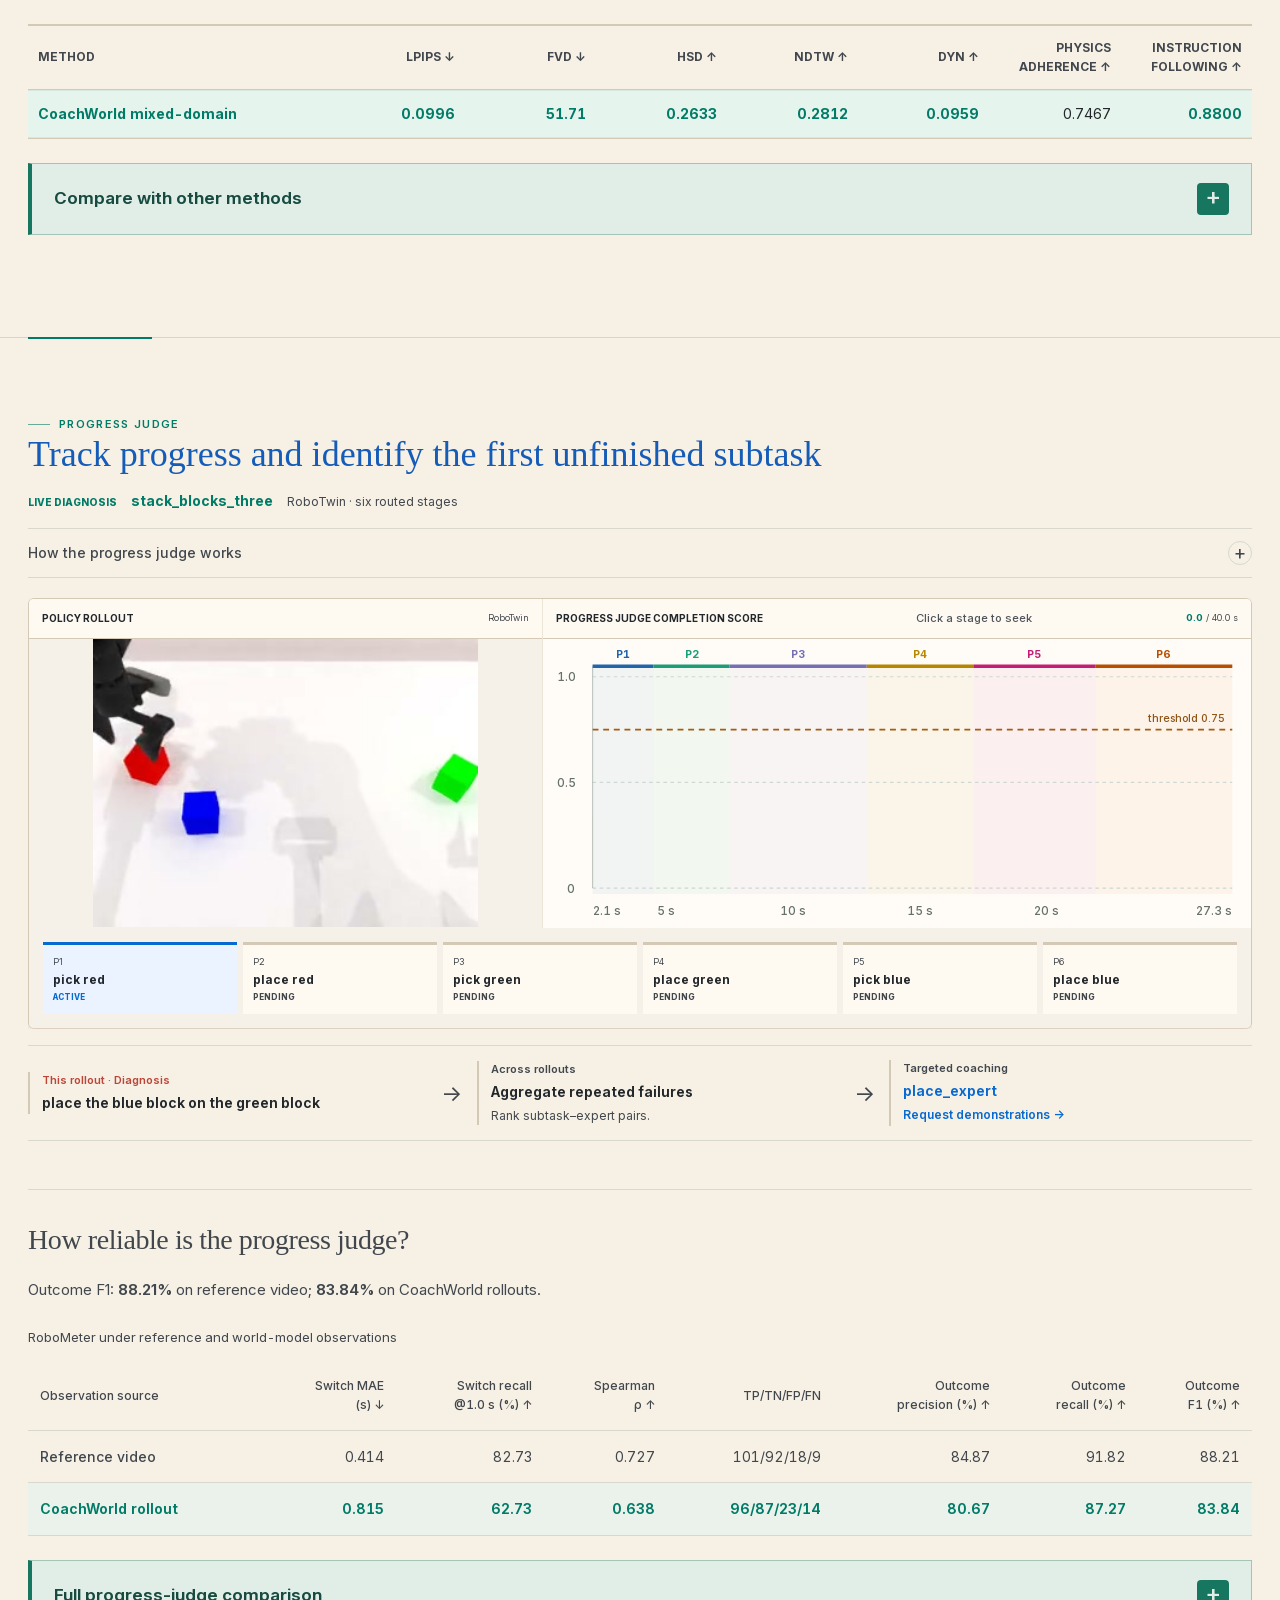
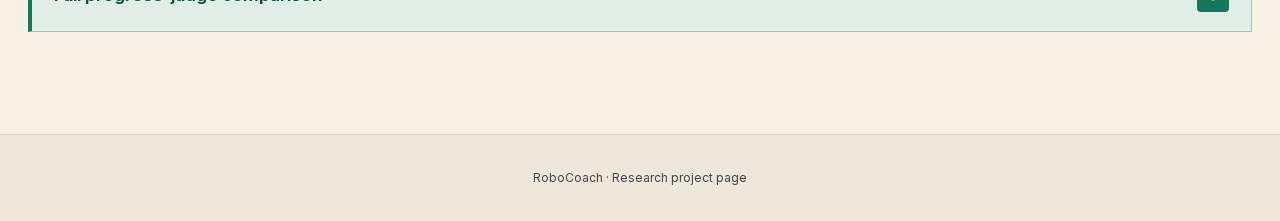
<file: beige.html>
<!doctype html>
<html lang="en"><head><meta charset="utf-8"><meta name="viewport" content="width=device-width, initial-scale=1"><meta name="robots" content="noindex"><title>RoboCoach</title>
<script>const target = new URL("index.html", location.href); target.search = location.search; target.searchParams.delete("v"); target.hash = location.hash; location.replace(target.href);</script>
<noscript><meta http-equiv="refresh" content="0;url=index.html"></noscript>
</head><body><a href="index.html">RoboCoach</a></body></html>
</file>
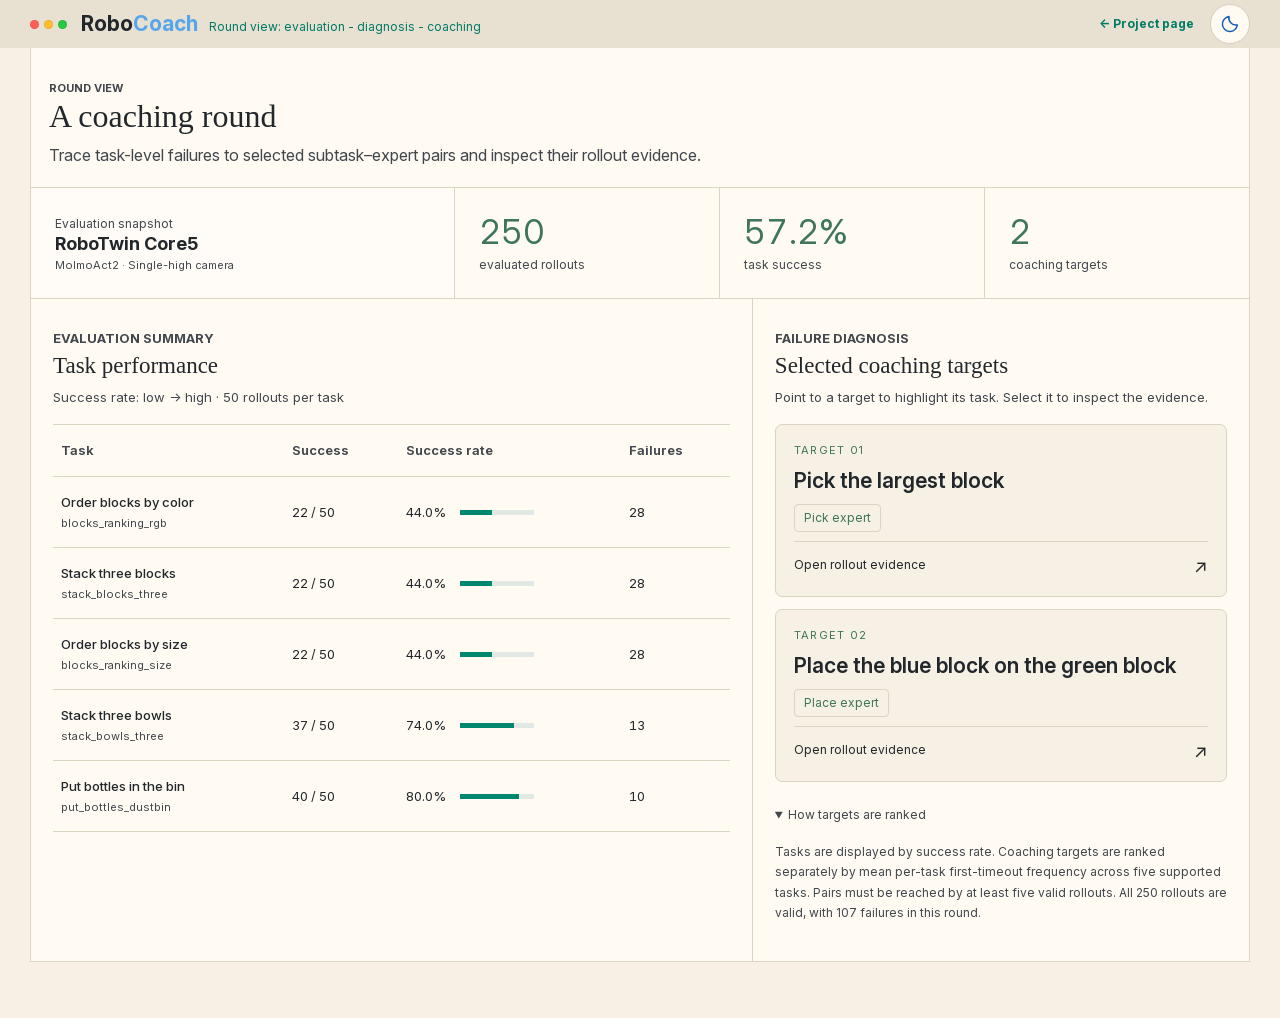
<file: coaching/beige.html>
<!DOCTYPE html>

<html lang="en"><head><meta charset="utf-8"/><meta content="width=device-width, initial-scale=1" name="viewport"/><meta content="noindex" name="robots"/><title>RoboCoach</title>
<script>const target = new URL("index.html", location.href); target.search = location.search; target.searchParams.delete("v"); target.hash = location.hash; location.replace(target.href);</script>
<noscript><meta content="0;url=index.html" http-equiv="refresh"/></noscript>
<link href="../assets/review-report.css?v=1" rel="stylesheet"/><script defer="" src="../assets/review-report.js?v=1"></script><link href="../assets/review-type.css?v=1" rel="stylesheet"/><link as="font" crossorigin="" href="../assets/fonts/InterVariable.woff2" rel="preload" type="font/woff2"/></head><body><a href="index.html">RoboCoach</a></body></html>
</file>
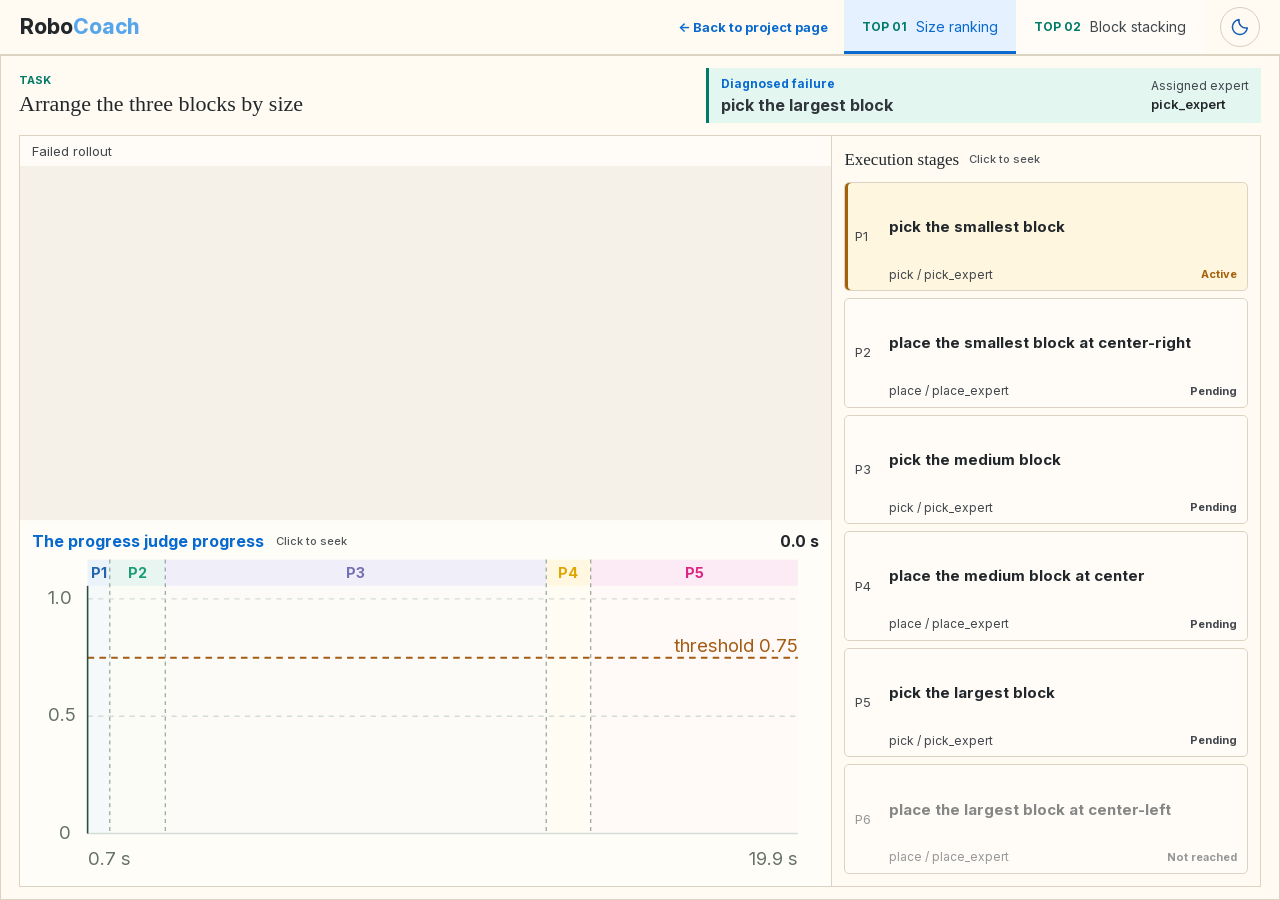
<file: coaching/demos/01_pick_the_largest_block/beige.html>
<!DOCTYPE html>

<html lang="en"><head><meta charset="utf-8"/><meta content="width=device-width, initial-scale=1" name="viewport"/><meta content="noindex" name="robots"/><title>RoboCoach</title>
<script>const target = new URL("index.html", location.href); target.search = location.search; target.searchParams.delete("v"); target.hash = location.hash; location.replace(target.href);</script>
<noscript><meta content="0;url=index.html" http-equiv="refresh"/></noscript>
<link href="../../../assets/review-report.css?v=1" rel="stylesheet"/><script defer="" src="../../../assets/review-report.js?v=1"></script><link href="../../../assets/review-type.css?v=1" rel="stylesheet"/><link as="font" crossorigin="" href="../../../assets/fonts/InterVariable.woff2" rel="preload" type="font/woff2"/></head><body><a href="index.html">RoboCoach</a></body></html>
</file>
<file: assets/styles.css>
:root {
  /* Deepened counterparts of the dark-section blue (#61aef8) and teal (#83e6d8),
     shared by every light section so their accents read as one system. */
  --accent-blue: #1467b8;
  --accent-blue-soft: rgba(20, 103, 184, 0.15);
  --accent-teal: #0f766e;
  --accent-teal-soft: rgba(15, 118, 110, 0.15);

  --ink: #17201e;
  --muted: #5d6965;
  --paper: #f7f8f5;
  --white: #ffffff;
  --line: #d7ded9;
  --teal: var(--accent-teal);
  --teal-dark: var(--accent-teal);
  --blue: var(--accent-blue);
  --coral: #d85b45;
  --lime: #a8cf77;
  --sun: #e1b84f;
  --max-width: 1240px;
  --radius: 6px;
}

* {
  box-sizing: border-box;
}

html {
  scroll-behavior: smooth;
}

body {
  margin: 0;
  color: var(--ink);
  background: var(--paper);
  font-family: Inter, ui-sans-serif, system-ui, -apple-system, BlinkMacSystemFont, "Segoe UI", sans-serif;
  line-height: 1.6;
}

img,
video {
  display: block;
  max-width: 100%;
}

a {
  color: inherit;
}

button,
input {
  font: inherit;
}

.skip-link {
  position: fixed;
  top: 10px;
  left: 10px;
  z-index: 1000;
  padding: 8px 12px;
  transform: translateY(-150%);
  background: var(--white);
  color: var(--ink);
  border-radius: var(--radius);
}

.skip-link:focus {
  transform: translateY(0);
}

.site-header {
  position: fixed;
  inset: 0 0 auto;
  z-index: 100;
  height: 66px;
  display: flex;
  align-items: center;
  justify-content: space-between;
  padding: 0 max(24px, calc((100vw - var(--max-width)) / 2));
  color: var(--white);
  border-bottom: 1px solid rgba(255, 255, 255, 0.22);
  transition: background-color 180ms ease, color 180ms ease, border-color 180ms ease;
}

.site-header.is-scrolled {
  color: var(--ink);
  background: rgba(247, 248, 245, 0.96);
  border-color: var(--line);
  backdrop-filter: blur(12px);
}

.brand {
  display: inline-flex;
  align-items: center;
  gap: 10px;
  color: inherit;
  font-weight: 760;
  text-decoration: none;
}

.brand img {
  width: 40px;
  height: 40px;
  object-fit: contain;
}

.site-nav {
  display: flex;
  align-items: center;
  gap: 28px;
}

.site-nav a {
  font-size: 14px;
  font-weight: 680;
  text-decoration: none;
}

.site-nav a:hover,
.site-nav a:focus-visible {
  text-decoration: underline;
  text-underline-offset: 5px;
}

.nav-toggle {
  display: none;
  padding: 7px 10px;
  border: 1px solid currentColor;
  border-radius: var(--radius);
  color: inherit;
  background: transparent;
}

.hero {
  position: relative;
  min-height: 88vh;
  display: grid;
  align-items: end;
  overflow: hidden;
  background: #192523;
  color: var(--white);
}

.hero-media,
.hero-shade {
  position: absolute;
  inset: 0;
  width: 100%;
  height: 100%;
}

.hero-media {
  object-fit: cover;
  object-position: center;
}

.hero-shade {
  background: rgba(10, 24, 23, 0.58);
}

.hero-content {
  position: relative;
  z-index: 1;
  width: min(var(--max-width), calc(100% - 48px));
  margin: 0 auto;
  padding: 118px 0 76px;
}

.eyebrow,
.kicker {
  margin: 0 0 10px;
  color: var(--teal);
  font-size: 13px;
  font-weight: 800;
  text-transform: uppercase;
}

.hero .eyebrow {
  color: #d8eee8;
}

.hero h1 {
  margin: 0;
  max-width: 850px;
  font-family: Georgia, "Times New Roman", serif;
  font-size: 68px;
  line-height: 0.98;
  font-weight: 700;
}

.hero-subtitle {
  max-width: 950px;
  margin: 18px 0 0;
  font-family: Georgia, "Times New Roman", serif;
  font-size: 32px;
  line-height: 1.15;
}

.hero-summary {
  max-width: 760px;
  margin: 22px 0 0;
  color: #e8efec;
  font-size: 18px;
  line-height: 1.55;
}

.hero-actions,
.resource-actions {
  display: flex;
  flex-wrap: wrap;
  gap: 10px;
  margin-top: 28px;
}

.button {
  min-height: 44px;
  display: inline-flex;
  align-items: center;
  justify-content: center;
  padding: 10px 18px;
  border: 1px solid transparent;
  border-radius: var(--radius);
  font-weight: 760;
  text-decoration: none;
  transition: transform 140ms ease, background-color 140ms ease, border-color 140ms ease;
}

.button:hover,
.button:focus-visible {
  transform: translateY(-1px);
}

.button-primary {
  color: #0d2825;
  background: #bfe5d9;
}

.button-secondary {
  color: var(--white);
  border-color: rgba(255, 255, 255, 0.72);
  background: rgba(15, 25, 24, 0.28);
}

.button-dark {
  color: var(--white);
  background: var(--ink);
}

.button-outline {
  border-color: var(--ink);
  background: transparent;
}

.hero-comparison {
  width: 100%;
  display: grid;
  grid-template-columns: repeat(2, minmax(0, 1fr));
  margin: 38px 0 0;
  color: #e4ece9;
  font-size: 12px;
  font-weight: 760;
  text-transform: uppercase;
}

.hero-comparison span {
  text-align: center;
}

.thesis-band {
  min-height: 12vh;
  display: grid;
  place-items: center;
  padding: 26px 24px;
  color: var(--white);
  background: var(--ink);
}

.thesis-band p {
  max-width: 980px;
  margin: 0;
  font-family: Georgia, "Times New Roman", serif;
  font-size: 24px;
  line-height: 1.35;
  text-align: center;
}

.section-story {
  display: grid;
  grid-template-columns: minmax(0, 0.92fr) minmax(480px, 1.08fr);
  align-items: center;
  gap: 80px;
  color: var(--white);
  background:
    radial-gradient(circle at 88% 18%, rgba(47, 111, 189, 0.24), transparent 32%),
    radial-gradient(circle at 14% 86%, rgba(15, 118, 110, 0.2), transparent 34%),
    #0b1110;
}

.story-copy h2 {
  max-width: 720px;
  margin: 0;
  font-family: Georgia, "Times New Roman", serif;
  font-size: 46px;
  line-height: 1.08;
}

.story-copy > p:last-of-type {
  max-width: 690px;
  margin: 22px 0 0;
  color: #bdcbc7;
  font-size: 17px;
}

.story-copy .kicker {
  color: #8dd7ca;
}

.storyboard-link {
  position: relative;
  max-width: 580px;
  display: grid;
  grid-template-columns: 1fr auto;
  gap: 2px 24px;
  margin-top: 34px;
  padding: 18px 22px;
  color: var(--white);
  border: 1px solid rgba(191, 229, 217, 0.48);
  border-radius: var(--radius);
  background: rgba(21, 42, 39, 0.72);
  text-decoration: none;
  transition: border-color 160ms ease, background-color 160ms ease, transform 160ms ease;
}

.storyboard-link:hover,
.storyboard-link:focus-visible {
  transform: translateY(-2px);
  border-color: #bfe5d9;
  background: rgba(29, 60, 55, 0.88);
}

.storyboard-link span {
  font-weight: 780;
}

.storyboard-link small {
  grid-column: 1;
  color: #9fb2ad;
}

.storyboard-link b {
  grid-column: 2;
  grid-row: 1 / span 2;
  align-self: center;
  color: #8dd7ca;
  font-size: 24px;
}

.story-episode {
  padding: 28px;
  border: 1px solid rgba(192, 217, 209, 0.28);
  border-radius: 8px;
  background: rgba(19, 30, 28, 0.86);
  box-shadow: 0 32px 80px rgba(0, 0, 0, 0.28);
}

.story-task {
  margin: 0 0 26px;
  color: #ecf4f1;
  font-family: Georgia, "Times New Roman", serif;
  font-size: 22px;
}

.story-steps {
  display: grid;
  gap: 9px;
  margin: 0;
  padding: 0;
  list-style: none;
}

.story-steps li {
  display: grid;
  grid-template-columns: 38px 1fr auto;
  align-items: center;
  gap: 12px;
  min-height: 66px;
  padding: 12px 14px;
  border: 1px solid #34413e;
  background: #17201e;
}

.story-steps li > span {
  color: #75847f;
  font-family: ui-monospace, SFMono-Regular, Menlo, monospace;
  font-size: 12px;
}

.story-steps strong {
  font-size: 16px;
}

.story-steps em {
  padding: 4px 8px;
  border-radius: 999px;
  font-size: 10px;
  font-style: normal;
  font-weight: 800;
  letter-spacing: 0.06em;
  text-transform: uppercase;
}

.story-steps .is-done {
  border-left: 4px solid var(--lime);
}

.story-steps .is-done em {
  color: #d9efbe;
  background: rgba(168, 207, 119, 0.13);
}

.story-steps .is-stalled {
  border-color: rgba(216, 91, 69, 0.6);
  border-left: 4px solid var(--coral);
  background: rgba(94, 38, 29, 0.28);
}

.story-steps .is-stalled em {
  color: #ffc1b6;
  background: rgba(216, 91, 69, 0.16);
}

.story-steps .is-pending {
  border-left: 4px solid #65716e;
  opacity: 0.62;
}

.story-steps .is-pending em {
  color: #c4cdca;
  background: rgba(196, 205, 202, 0.1);
}

.story-decision {
  margin-top: 18px;
  padding: 19px 20px;
  border-left: 4px solid #79cbbb;
  background: #112d29;
}

.story-decision span,
.story-decision strong {
  display: block;
}

.story-decision span {
  margin-bottom: 5px;
  color: #79cbbb;
  font-size: 10px;
  font-weight: 850;
  letter-spacing: 0.08em;
  text-transform: uppercase;
}

.section {
  padding: 96px max(24px, calc((100vw - var(--max-width)) / 2));
}

.section-tinted {
  background: #edf2ee;
}

.section-heading {
  max-width: 900px;
  margin-bottom: 42px;
}

.section-heading h2,
.diagnosis-copy h2 {
  margin: 0;
  font-family: Georgia, "Times New Roman", serif;
  font-size: 42px;
  line-height: 1.12;
}

.section-heading > p:last-child,
.diagnosis-copy > p {
  max-width: 820px;
  margin: 18px 0 0;
  color: var(--muted);
  font-size: 17px;
}

.section-heading-row {
  max-width: none;
  display: flex;
  align-items: end;
  justify-content: space-between;
  gap: 40px;
}

.section-heading-row > div:first-child {
  max-width: 820px;
}

.system-flow {
  display: grid;
  grid-template-columns: minmax(0, 1fr) 32px minmax(0, 1.2fr) 32px minmax(0, 1fr);
  align-items: stretch;
  gap: 10px;
}

.flow-stage {
  min-height: 188px;
  display: flex;
  flex-direction: column;
  justify-content: flex-end;
  padding: 26px;
  border: 1px solid var(--line);
  border-top: 5px solid var(--blue);
  border-radius: var(--radius);
  background: var(--white);
}

.flow-world {
  border-top-color: var(--teal);
  background: #f0f7f4;
}

.flow-update {
  border-top-color: var(--coral);
}

.flow-index {
  margin-bottom: auto;
  color: var(--muted);
  font-family: ui-monospace, SFMono-Regular, Menlo, monospace;
  font-size: 13px;
}

.flow-stage strong {
  font-family: Georgia, "Times New Roman", serif;
  font-size: 25px;
}

.flow-stage small {
  margin-top: 10px;
  color: var(--muted);
  font-size: 14px;
  line-height: 1.45;
}

.flow-arrow {
  display: grid;
  place-items: center;
  color: var(--teal);
  font-size: 28px;
}

.composition-strip {
  display: grid;
  grid-template-columns: repeat(3, minmax(0, 1fr));
  gap: 34px;
  margin-top: 64px;
  padding-top: 40px;
  border-top: 1px solid var(--line);
}

.composition-strip article {
  min-width: 0;
}

.composition-label {
  margin: 0 0 16px;
  font-weight: 800;
}

.composition-strip article > p:last-child {
  margin: 14px 0 0;
  color: var(--muted);
  font-size: 14px;
}

.section-results {
  scroll-margin-top: 66px;
  background: var(--white);
}

.results-legend {
  flex: 0 0 auto;
  display: flex;
  flex-wrap: wrap;
  gap: 16px;
  padding-bottom: 5px;
  color: var(--muted);
  font-size: 12px;
  font-weight: 700;
}

.results-legend span {
  display: inline-flex;
  align-items: center;
  gap: 7px;
}

.results-legend span::before {
  width: 22px;
  height: 3px;
  content: "";
  background: var(--teal);
}

.results-legend .legend-base::before {
  height: 2px;
  background: #8a9692;
}

.results-legend .legend-wm::before {
  height: 2px;
  background: #d58a36;
}

.results-legend .legend-random::before {
  height: 2px;
  background: #6e9f77;
}

.hardware-lead {
  display: grid;
  grid-template-columns: minmax(220px, 0.8fr) minmax(220px, 0.8fr) minmax(280px, 1.2fr);
  border-block: 1px solid var(--ink);
}

.hardware-lead > div,
.hardware-lead > p {
  min-width: 0;
  margin: 0;
  padding: 24px 26px;
}

.hardware-lead > div + div,
.hardware-lead > p {
  border-left: 1px solid var(--line);
}

.hardware-lead span,
.hardware-lead small {
  display: block;
}

.hardware-lead span {
  color: var(--muted);
  font-size: 12px;
  font-weight: 760;
  text-transform: uppercase;
}

.hardware-lead strong {
  display: block;
  margin-top: 4px;
  font-family: Inter, ui-sans-serif, system-ui, -apple-system, BlinkMacSystemFont, "Segoe UI", sans-serif;
  font-size: 29px;
  font-variant-numeric: lining-nums tabular-nums;
  font-feature-settings: "lnum" 1, "tnum" 1;
  font-weight: 780;
  line-height: 1.15;
}

.hardware-lead strong b {
  color: var(--teal);
  font-weight: 500;
}

.hardware-lead small {
  margin-top: 7px;
  color: var(--teal-dark);
  font-size: 11px;
  font-weight: 700;
}

.hardware-lead > p {
  align-self: stretch;
  display: flex;
  align-items: center;
  color: var(--muted);
  background: #f1f5f2;
  font-size: 14px;
}

.round-grid {
  display: grid;
  grid-template-columns: repeat(4, minmax(0, 1fr));
  gap: 14px;
  margin-top: 32px;
}

.round-card {
  min-width: 0;
  padding: 20px;
  border: 1px solid var(--line);
  border-radius: var(--radius);
  background: #fafbf9;
}

.round-card-head {
  display: flex;
  align-items: flex-end;
  justify-content: space-between;
  gap: 12px;
}

.round-card-head p,
.round-card-head h3 {
  margin: 0;
}

.round-card-head p {
  color: var(--muted);
  font-size: 10px;
  font-weight: 800;
  text-transform: uppercase;
}

.round-card-head h3 {
  margin-top: 2px;
  font-family: Georgia, "Times New Roman", serif;
  font-size: 19px;
  line-height: 1.15;
}

.round-card-head > strong {
  color: var(--teal-dark);
  font-family: Georgia, "Times New Roman", serif;
  font-size: 23px;
  white-space: nowrap;
}

.round-chart {
  display: block;
  width: 100%;
  aspect-ratio: 308 / 156;
  margin-top: 14px;
  overflow: visible;
}

.chart-grid path {
  fill: none;
  stroke: #e5ebe7;
  stroke-width: 1;
}

.chart-base,
.chart-wm,
.chart-random,
.chart-coach {
  fill: none;
  stroke-linecap: round;
  stroke-linejoin: round;
}

.chart-base {
  stroke: #8a9692;
  stroke-width: 2;
  stroke-dasharray: 5 4;
}

.chart-wm {
  stroke: #d58a36;
  stroke-width: 2.25;
}

.chart-random {
  stroke: #6e9f77;
  stroke-width: 2.25;
  stroke-dasharray: 5 4;
}

.chart-coach {
  stroke: var(--teal);
  stroke-width: 3.5;
}

.chart-rounds {
  fill: var(--muted);
  font-size: 10px;
  text-anchor: middle;
}

.chart-values {
  fill: #8a9692;
  font-size: 8px;
  text-anchor: end;
}

.round-note,
.results-footnote,
.table-note {
  color: var(--muted);
  font-size: 12px;
}

.round-note {
  margin: 5px 0 0;
}

.results-footnote {
  margin: 18px 0 0;
}

.modularity-finding {
  display: grid;
  grid-template-columns: 190px minmax(0, 1fr);
  gap: 24px;
  margin-top: 28px;
  padding: 20px 22px;
  border-left: 4px solid var(--blue);
  background: #eef3f8;
}

.modularity-finding span {
  color: var(--accent-blue);
  font-size: 11px;
  font-weight: 800;
  text-transform: uppercase;
}

.modularity-finding p {
  margin: 0;
  color: #45514e;
  font-size: 14px;
}

.modularity-finding strong {
  color: var(--accent-blue);
}

.skill-sequence {
  display: flex;
  align-items: center;
  flex-wrap: wrap;
  gap: 7px;
}

.skill-sequence span {
  width: 34px;
  height: 34px;
  display: grid;
  place-items: center;
  border: 1px solid var(--ink);
  border-radius: 4px;
  background: var(--white);
  font-weight: 800;
}

.skill-sequence b,
.skill-sequence i {
  color: var(--teal);
  font-style: normal;
}

.condition-ribbon {
  display: grid;
  grid-template-columns: 1fr auto 1.35fr auto 1fr auto 1.2fr;
  align-items: center;
  gap: 14px;
  margin-bottom: 48px;
  padding: 22px;
  border: 1px solid #c8d7d0;
  border-radius: var(--radius);
  background: var(--white);
}

.condition-ribbon > div {
  min-width: 0;
}

.condition-ribbon strong,
.condition-ribbon span {
  display: block;
}

.condition-ribbon span {
  margin-top: 4px;
  color: var(--muted);
  font-size: 12px;
  line-height: 1.35;
}

.condition-ribbon > b {
  color: var(--teal);
  font-size: 24px;
}

.condition-output {
  padding: 13px 15px;
  border-left: 4px solid var(--teal);
  background: #edf7f3;
}

.wide-figure {
  margin: 0;
}

.wide-figure img {
  width: 100%;
  border: 1px solid var(--line);
  background: var(--white);
}

figcaption {
  margin-top: 10px;
  color: var(--muted);
  font-size: 13px;
}

.metric-table-wrap {
  margin-top: 48px;
  overflow-x: auto;
  border-top: 1px solid var(--ink);
  border-bottom: 1px solid var(--ink);
}

.metric-table {
  width: 100%;
  min-width: 760px;
  border-collapse: collapse;
  background: transparent;
}

.metric-table caption {
  padding: 16px 0 12px;
  text-align: left;
  font-family: Georgia, "Times New Roman", serif;
  font-size: 19px;
  font-weight: 700;
}

.metric-table th,
.metric-table td {
  padding: 13px 14px;
  border-top: 1px solid var(--line);
  text-align: right;
  white-space: nowrap;
}

.metric-table th:first-child,
.metric-table td:first-child {
  padding-left: 0;
  text-align: left;
}

.metric-table thead th {
  color: var(--muted);
  font-size: 12px;
  text-transform: uppercase;
}

.metric-table .metric-highlight {
  background: #e8f3ee;
}

.metric-table strong {
  color: var(--teal-dark);
}

.table-note {
  max-width: 940px;
  margin: 14px 0 0;
}

.segmented {
  flex: 0 0 auto;
  display: inline-grid;
  grid-template-columns: repeat(3, auto);
  padding: 3px;
  border: 1px solid var(--line);
  border-radius: var(--radius);
  background: #e9eeea;
}

.segmented button {
  min-height: 38px;
  padding: 7px 13px;
  border: 0;
  border-radius: 4px;
  color: var(--muted);
  background: transparent;
  cursor: pointer;
}

.segmented button.is-active {
  color: var(--ink);
  background: var(--white);
  box-shadow: 0 1px 3px rgba(23, 32, 30, 0.12);
}

.rollout-grid {
  display: grid;
  grid-template-columns: repeat(3, minmax(0, 1fr));
  gap: 18px;
}

.rollout-card {
  min-width: 0;
  overflow: hidden;
  border: 1px solid var(--line);
  border-radius: var(--radius);
  background: var(--white);
}

.rollout-card[hidden] {
  display: none;
}

.video-shell {
  position: relative;
  aspect-ratio: 3 / 1;
  overflow: hidden;
  background: #dfe5e1;
}

.video-shell video {
  width: 100%;
  height: 100%;
  object-fit: contain;
  background: #101414;
}

.video-label {
  position: absolute;
  top: 8px;
  padding: 4px 7px;
  color: var(--white);
  background: rgba(16, 25, 24, 0.78);
  border-radius: 3px;
  font-size: 10px;
  font-weight: 800;
  text-transform: uppercase;
  pointer-events: none;
}

.video-label-left {
  left: 8px;
}

.video-label-right {
  right: 8px;
}

.rollout-meta {
  padding: 16px 18px 18px;
}

.rollout-meta h3 {
  margin: 0;
  font-family: Georgia, "Times New Roman", serif;
  font-size: 19px;
}

.rollout-meta p {
  margin: 5px 0 0;
  color: var(--muted);
  font-size: 13px;
}

.duration-figures {
  display: grid;
  grid-template-columns: repeat(2, minmax(0, 1fr));
  gap: 30px;
  margin-top: 64px;
  padding-top: 48px;
  border-top: 1px solid var(--line);
}

.duration-figures figure {
  margin: 0;
}

.duration-figures img {
  width: 100%;
  border: 1px solid var(--line);
  background: var(--white);
}

.section-diagnosis {
  color: var(--white);
  background: #182322;
}

.diagnosis-layout {
  display: grid;
  grid-template-columns: minmax(0, 1.1fr) minmax(360px, 0.9fr);
  align-items: center;
  gap: 76px;
}

.diagnosis-copy .kicker {
  color: #89c9ba;
}

.diagnosis-copy > p {
  color: #cbd7d3;
}

.diagnosis-stats {
  display: grid;
  grid-template-columns: repeat(3, minmax(0, 1fr));
  gap: 1px;
  margin: 34px 0 0;
  background: #56625f;
  border: 1px solid #56625f;
}

.diagnosis-stats div {
  padding: 18px;
  background: #1e2c2a;
}

.diagnosis-stats dt {
  color: #aebbb7;
  font-size: 11px;
  text-transform: uppercase;
}

.diagnosis-stats dd {
  margin: 4px 0 0;
  font-family: Georgia, "Times New Roman", serif;
  font-size: 30px;
}

.diagnosis-copy .fine-print {
  color: #9eaca8;
  font-size: 12px;
}

.diagnosis-figure {
  width: min(100%, 470px);
  margin: 0;
  justify-self: end;
}

.diagnosis-plot-frame {
  padding: 18px 20px 0 0;
  border: 1px solid #697572;
  background: var(--white);
}

.diagnosis-plot-crop {
  aspect-ratio: 1.04 / 1;
  overflow: hidden;
}

.diagnosis-plot-crop img {
  width: 130.5%;
  max-width: none;
  height: 100%;
  object-fit: contain;
  object-position: left center;
}

.diagnosis-legend {
  display: grid;
  grid-template-columns: repeat(3, minmax(0, 1fr));
  gap: 9px 16px;
  margin: 14px 0 0;
  padding: 0;
  color: #c7d2ce;
  font-size: 11px;
  list-style: none;
}

.diagnosis-legend li {
  display: flex;
  align-items: center;
  gap: 7px;
  min-width: 0;
}

.diagnosis-legend i {
  flex: 0 0 auto;
  display: inline-block;
}

.legend-dot,
.legend-square,
.legend-diamond {
  width: 9px;
  height: 9px;
}

.legend-dot {
  border-radius: 50%;
}

.legend-diamond {
  transform: rotate(45deg);
}

.legend-triangle {
  width: 0;
  height: 0;
  border-right: 5px solid transparent;
  border-bottom: 10px solid #f28e2b;
  border-left: 5px solid transparent;
}

.legend-libero {
  background: #348abd;
}

.legend-franka {
  background: #35a853;
}

.legend-agilex {
  background: #df2f2f;
}

.legend-line {
  width: 19px;
  height: 0;
  border-top: 2px solid #f4f6f5;
}

.legend-oracle {
  border-color: #a7aaa8;
  border-top-style: dashed;
}

.legend-regression {
  border-color: #f4f6f5;
}

.diagnosis-figure figcaption {
  color: #aebbb7;
}

.meter-benchmark {
  display: grid;
  grid-template-columns: minmax(280px, 0.9fr) minmax(0, 1.5fr);
  gap: 64px;
  margin-top: 72px;
  padding-top: 40px;
  border-top: 1px solid #52605d;
}

.meter-intro h3,
.meter-intro p {
  margin: 0;
}

.meter-intro h3 {
  font-family: Georgia, "Times New Roman", serif;
  font-size: 26px;
  line-height: 1.15;
}

.meter-intro > p:last-child {
  margin-top: 12px;
  color: #aebbb7;
  font-size: 13px;
}

.meter-benchmark dl {
  display: grid;
  grid-template-columns: repeat(4, minmax(0, 1fr));
  gap: 1px;
  margin: 0;
  background: #56625f;
  border: 1px solid #56625f;
}

.meter-benchmark dl div {
  min-width: 0;
  padding: 20px 16px;
  background: #1e2c2a;
}

.meter-benchmark dt {
  min-height: 34px;
  color: #aebbb7;
  font-size: 10px;
  line-height: 1.35;
  text-transform: uppercase;
}

.meter-benchmark dd {
  margin: 8px 0 0;
  font-family: Georgia, "Times New Roman", serif;
  font-size: 24px;
  white-space: nowrap;
}

.section-coaching {
  scroll-margin-top: 66px;
  background: #eef3ef;
}

.section-coaching .section-heading-row {
  align-items: end;
}

.section-coaching .section-heading-row .button {
  flex: 0 0 auto;
}

.coaching-path {
  display: grid;
  grid-template-columns: repeat(3, minmax(0, 1fr));
  margin: 0;
  padding: 0;
  border-block: 1px solid var(--line);
  list-style: none;
}

.coaching-path li {
  min-width: 0;
  padding: 24px 28px;
}

.coaching-path li + li {
  border-left: 1px solid var(--line);
}

.coaching-path span,
.coaching-path strong {
  display: block;
}

.coaching-path span {
  margin-bottom: 8px;
  color: var(--accent-teal);
  font-size: 11px;
  font-weight: 850;
}

.coaching-path strong {
  font-family: Georgia, "Times New Roman", serif;
  font-size: 21px;
}

.coaching-path p {
  margin: 8px 0 0;
  color: var(--muted);
  font-size: 14px;
}

.coaching-composite {
  margin: 42px 0 0;
}

.coaching-composite a {
  display: block;
  overflow: hidden;
  border: 1px solid var(--line);
  border-radius: var(--radius);
  background: var(--white);
  transition: border-color 140ms ease, transform 140ms ease;
}

.coaching-composite a:hover,
.coaching-composite a:focus-visible {
  border-color: var(--accent-teal);
  transform: translateY(-2px);
}

.coaching-composite img {
  display: block;
  width: 100%;
  height: auto;
}

.coaching-composite figcaption {
  max-width: 900px;
  margin-top: 13px;
  color: var(--muted);
  font-size: 13px;
}

.section-generalization {
  scroll-margin-top: 66px;
  color: var(--white);
  background: #121918;
}

.section-generalization .section-heading > div:first-child > p:last-child {
  color: #b7c5c1;
}

.section-generalization .kicker {
  color: #88cabb;
}

.generalization-score {
  flex: 0 0 auto;
  min-width: 190px;
  padding: 15px 20px;
  border-left: 4px solid var(--lime);
  background: #1c2826;
}

.generalization-score strong,
.generalization-score span {
  display: block;
}

.generalization-score strong {
  font-family: Georgia, "Times New Roman", serif;
  font-size: 36px;
  line-height: 1;
}

.generalization-score span {
  margin-top: 7px;
  color: #aebbb7;
  font-size: 11px;
  text-transform: uppercase;
}

.composition-results {
  display: grid;
  grid-template-columns: repeat(4, minmax(0, 1fr));
  gap: 1px;
  border: 1px solid #46514e;
  background: #46514e;
}

.composition-results article {
  min-width: 0;
  padding: 26px 24px;
  background: #192220;
}

.composition-results span {
  color: #88cabb;
  font-size: 10px;
  font-weight: 800;
  text-transform: uppercase;
}

.composition-results strong {
  display: block;
  margin-top: 20px;
  color: #d9efbe;
  font-family: Georgia, "Times New Roman", serif;
  font-size: 34px;
}

.composition-results h3 {
  margin: 8px 0 0;
  font-family: Georgia, "Times New Roman", serif;
  font-size: 19px;
  line-height: 1.2;
}

.composition-results p {
  margin: 10px 0 0;
  color: #aebbb7;
  font-size: 13px;
}

.section-resources {
  background: var(--white);
}

.citation-block {
  position: relative;
  max-width: 900px;
  margin-top: 42px;
  border: 1px solid var(--line);
  border-radius: var(--radius);
  background: #f1f4f1;
}

.citation-block pre {
  margin: 0;
  padding: 24px 150px 24px 24px;
  overflow-x: auto;
  font-size: 13px;
  line-height: 1.55;
}

.copy-button {
  position: absolute;
  top: 14px;
  right: 14px;
  padding: 8px 11px;
  border: 1px solid var(--line);
  border-radius: 4px;
  color: var(--ink);
  background: var(--white);
  cursor: pointer;
}

.site-footer {
  display: flex;
  justify-content: space-between;
  gap: 24px;
  padding: 28px max(24px, calc((100vw - var(--max-width)) / 2));
  color: #c9d2cf;
  background: #111817;
  font-size: 12px;
}

.site-footer p {
  margin: 0;
}

@media (max-width: 1000px) {
  .hero h1 {
    font-size: 56px;
  }

  .hero-subtitle {
    font-size: 27px;
  }

  .system-flow {
    grid-template-columns: 1fr;
  }

  .flow-arrow {
    min-height: 24px;
    transform: rotate(90deg);
  }

  .composition-strip,
  .rollout-grid {
    grid-template-columns: repeat(2, minmax(0, 1fr));
  }

  .round-grid,
  .composition-results {
    grid-template-columns: repeat(2, minmax(0, 1fr));
  }

  .hardware-lead {
    grid-template-columns: repeat(2, minmax(0, 1fr));
  }

  .hardware-lead > p {
    grid-column: 1 / -1;
    border-top: 1px solid var(--line);
    border-left: 0;
  }

  .condition-ribbon {
    grid-template-columns: 1fr;
  }

  .condition-ribbon > b {
    justify-self: center;
    transform: rotate(90deg);
  }

  .diagnosis-layout {
    grid-template-columns: 1fr;
    gap: 48px;
  }

  .meter-benchmark {
    grid-template-columns: 1fr;
    gap: 28px;
  }

  .section-story {
    grid-template-columns: 1fr;
    gap: 48px;
  }

  .diagnosis-figure {
    max-width: 600px;
    justify-self: start;
  }
}

@media (max-width: 760px) {
  .section-results,
  .section-coaching,
  .section-generalization {
    scroll-margin-top: 60px;
  }

  .site-header {
    height: 60px;
    padding-inline: 16px;
  }

  .brand img {
    width: 34px;
    height: 34px;
  }

  .nav-toggle {
    display: inline-flex;
  }

  .site-nav {
    position: absolute;
    top: 59px;
    left: 12px;
    right: 12px;
    display: none;
    align-items: stretch;
    flex-direction: column;
    gap: 0;
    padding: 8px;
    color: var(--ink);
    border: 1px solid var(--line);
    border-radius: var(--radius);
    background: var(--white);
    box-shadow: 0 14px 32px rgba(23, 32, 30, 0.16);
  }

  .site-nav.is-open {
    display: flex;
  }

  .site-nav a {
    padding: 10px 12px;
  }

  .hero {
    min-height: 84vh;
  }

  .hero-media {
    object-fit: cover;
    object-position: 32% center;
  }

  .hero-content {
    width: calc(100% - 32px);
    padding: 104px 0 48px;
  }

  .hero h1 {
    font-size: 44px;
  }

  .hero-subtitle {
    font-size: 24px;
  }

  .hero-summary {
    font-size: 16px;
  }

  .hero-comparison {
    display: none;
  }

  .thesis-band {
    min-height: 16vh;
  }

  .thesis-band p {
    font-size: 20px;
  }

  .section {
    padding: 72px 16px;
  }

  .section-heading h2,
  .diagnosis-copy h2,
  .story-copy h2 {
    font-size: 34px;
  }

  .story-steps li {
    grid-template-columns: 34px 1fr;
  }

  .story-steps em {
    grid-column: 2;
    justify-self: start;
  }

  .section-heading-row {
    align-items: flex-start;
    flex-direction: column;
  }

  .composition-strip,
  .rollout-grid,
  .duration-figures,
  .round-grid,
  .composition-results {
    grid-template-columns: 1fr;
  }

  .hardware-lead {
    grid-template-columns: 1fr;
  }

  .modularity-finding {
    grid-template-columns: 1fr;
    gap: 8px;
  }

  .hardware-lead > div,
  .hardware-lead > p {
    padding: 20px 0;
  }

  .hardware-lead > div + div,
  .hardware-lead > p {
    border-top: 1px solid var(--line);
    border-left: 0;
  }

  .hardware-lead > p {
    padding-inline: 16px;
  }

  .composition-strip {
    gap: 32px;
  }

  .segmented {
    width: 100%;
    grid-template-columns: repeat(3, 1fr);
  }

  .video-shell {
    aspect-ratio: 3 / 1;
  }

  .diagnosis-stats {
    grid-template-columns: 1fr;
  }

  .meter-benchmark dl {
    grid-template-columns: repeat(2, minmax(0, 1fr));
  }

  .coaching-path {
    grid-template-columns: 1fr;
  }

  .coaching-path li {
    padding: 20px 4px;
  }

  .coaching-path li + li {
    border-top: 1px solid var(--line);
    border-left: 0;
  }

  .citation-block pre {
    padding: 70px 18px 20px;
    font-size: 11px;
  }

  .site-footer {
    flex-direction: column;
    padding-inline: 16px;
  }
}

@media (prefers-reduced-motion: reduce) {
  html {
    scroll-behavior: auto;
  }

  *,
  *::before,
  *::after {
    scroll-behavior: auto !important;
    transition-duration: 0.01ms !important;
  }
}

/* 2026 visual refresh: research-film pacing with RoboCoach identity */
:root {
  --page-bg: #070b0c;
  --page-surface: #0c1314;
  --page-surface-raised: #111a1b;
  --page-text: #f3f7f5;
  --page-muted: #9aa8a4;
  --page-line: rgba(224, 240, 234, 0.13);
  --cyan: #61dbe7;
  --blue-bright: #6e9cff;
  --max-width: 1280px;
  --radius: 6px;
}

html {
  scroll-padding-top: 92px;
  background: var(--page-bg);
}

body {
  color: var(--page-text);
  background: var(--page-bg);
  font-family: Inter, ui-sans-serif, system-ui, -apple-system, BlinkMacSystemFont, "Segoe UI", sans-serif;
  line-height: 1.55;
}

h1,
h2,
h3,
.hero-subtitle,
.thesis-band p,
.story-task,
.flow-stage strong,
.round-card-head h3,
.round-card-head > strong,
.metric-table caption,
.rollout-meta h3,
.diagnosis-stats dd,
.meter-benchmark dd,
.coaching-path strong,
.generalization-score strong,
.composition-results strong,
.composition-results h3 {
  font-family: Inter, ui-sans-serif, system-ui, -apple-system, BlinkMacSystemFont, "Segoe UI", sans-serif;
  letter-spacing: 0;
}

.reading-progress {
  position: fixed;
  inset: 0 0 auto;
  z-index: 300;
  height: 3px;
  overflow: hidden;
  background: rgba(255, 255, 255, 0.04);
  pointer-events: none;
}

.reading-progress span {
  display: block;
  width: 100%;
  height: 100%;
  transform: scaleX(0);
  transform-origin: left center;
  background: linear-gradient(90deg, var(--cyan), #43d5a5 56%, var(--blue-bright));
  box-shadow: 0 0 16px rgba(97, 219, 231, 0.45);
  transition: transform 80ms linear;
}

.site-header,
.site-header.is-scrolled {
  top: 15px;
  right: max(18px, calc((100vw - var(--max-width)) / 2));
  left: max(18px, calc((100vw - var(--max-width)) / 2));
  width: auto;
  height: 58px;
  padding: 0 10px 0 16px;
  color: var(--page-text);
  border: 1px solid var(--page-line);
  border-radius: 8px;
  background: rgba(7, 12, 13, 0.82);
  box-shadow: 0 14px 40px rgba(0, 0, 0, 0.24);
  backdrop-filter: blur(18px);
}

.brand {
  gap: 9px;
  font-size: 15px;
  font-weight: 820;
}

.brand img {
  width: 38px;
  height: 38px;
  object-fit: contain;
}

.site-nav {
  gap: 3px;
}

.site-nav a {
  padding: 8px 10px;
  border-radius: 5px;
  color: #a9b6b2;
  font-size: 12px;
  font-weight: 720;
  transition: color 160ms ease, background-color 160ms ease;
}

.site-nav a:hover,
.site-nav a:focus-visible,
.site-nav a.is-active {
  color: #f7fbf9;
  background: rgba(255, 255, 255, 0.075);
  text-decoration: none;
}

.nav-toggle {
  border-radius: 5px;
  color: var(--page-text);
}

.hero {
  min-height: 92svh;
  align-items: center;
  color: var(--page-text);
  background: #07100f;
}

.hero-media {
  object-position: center center;
  filter: saturate(0.82) contrast(1.05) brightness(0.72);
}

.hero-shade {
  background:
    linear-gradient(180deg, rgba(4, 8, 8, 0.44), rgba(4, 9, 9, 0.18) 42%, rgba(4, 9, 9, 0.88) 100%),
    linear-gradient(90deg, rgba(5, 10, 10, 0.38), rgba(5, 10, 10, 0.08) 50%, rgba(5, 10, 10, 0.38));
}

.hero-content {
  width: min(1080px, calc(100% - 48px));
  padding: 138px 0 82px;
  text-align: center;
}

.eyebrow,
.kicker {
  color: var(--cyan);
  font-size: 11px;
  font-weight: 820;
  letter-spacing: 0.08em;
}

.hero .eyebrow {
  display: inline-flex;
  padding: 7px 10px;
  border: 1px solid rgba(97, 219, 231, 0.26);
  border-radius: 5px;
  color: #d8f8f5;
  background: rgba(8, 27, 27, 0.5);
}

.hero h1 {
  max-width: none;
  margin-top: 0;
  font-family: Inter, ui-sans-serif, system-ui, -apple-system, BlinkMacSystemFont, "Segoe UI", sans-serif;
  font-size: clamp(68px, 8vw, 112px);
  line-height: 0.9;
  font-weight: 880;
  text-shadow: 0 2px 20px rgba(0, 0, 0, 0.32);
}

.hero-title-robo {
  color: #5ca8f2;
}

.hero-title-coach {
  color: #f4f8f7;
}

.hero-subtitle {
  max-width: 920px;
  margin: 24px auto 0;
  color: #e6efec;
  font-size: clamp(23px, 2.5vw, 34px);
  line-height: 1.18;
  font-weight: 650;
}

.hero-summary {
  max-width: 780px;
  margin: 24px auto 0;
  color: #bdcbc7;
  font-size: 16px;
  line-height: 1.65;
}

.hero-actions {
  justify-content: center;
  gap: 12px;
  margin-top: 30px;
}

.hero-actions .hero-resource {
  width: 148px;
  min-height: 48px;
}

.hero-resource-pending {
  flex-direction: column;
  gap: 1px;
  color: #d8e1de;
  cursor: default;
  user-select: none;
}

.hero-resource-pending small {
  color: #8fa09b;
  font-size: 9px;
  font-weight: 700;
  line-height: 1.1;
  text-transform: uppercase;
}

.hero-resource-pending:hover {
  transform: none;
}

.button {
  min-height: 42px;
  padding: 9px 16px;
  border-radius: 5px;
  font-size: 13px;
  font-weight: 760;
}

.button-primary {
  color: #061513;
  background: #b9eee5;
}

.button-secondary {
  border-color: rgba(255, 255, 255, 0.34);
  background: rgba(5, 13, 12, 0.5);
}

.hero-comparison {
  max-width: 900px;
  margin: 44px auto 0;
  color: #b8c6c2;
  font-size: 10px;
  letter-spacing: 0.08em;
}

.thesis-band {
  min-height: auto;
  padding: 56px 24px;
  border-block: 1px solid var(--page-line);
  background: #090f10;
}

.thesis-band p {
  max-width: 1100px;
  color: #d3ddda;
  font-size: clamp(26px, 2.9vw, 38px);
  line-height: 1.34;
  font-weight: 600;
}

.thesis-accent {
  color: #61aef8;
}

.thesis-accent-teal {
  color: #83e6d8;
}

.section {
  padding: 112px max(28px, calc((100vw - var(--max-width)) / 2));
  border-top: 1px solid var(--page-line);
}

.section-reveal {
  position: relative;
  isolation: isolate;
}

.section-reveal::after {
  position: absolute;
  z-index: 2;
  top: -1px;
  left: max(28px, calc((100vw - var(--max-width)) / 2));
  width: min(124px, 18vw);
  height: 2px;
  background: var(--cyan);
  content: "";
  pointer-events: none;
  transform: scaleX(0);
  transform-origin: left;
  transition: transform 720ms cubic-bezier(0.2, 0.72, 0.2, 1);
}

.section-reveal.is-visible::after {
  transform: scaleX(1);
}

.reveal-ready .section-reveal-item {
  opacity: 0;
  transform: translateY(26px);
  transition:
    opacity 680ms cubic-bezier(0.2, 0.72, 0.2, 1),
    transform 760ms cubic-bezier(0.2, 0.72, 0.2, 1);
  transition-delay: calc(var(--reveal-order, 0) * 90ms + 80ms);
}

.reveal-ready .section-reveal.is-visible > .section-reveal-item {
  opacity: 1;
  transform: none;
}

.reveal-ready .section-reveal-item:is(figure, .video-grid, .rollout-grid, .generalization-grid, .coaching-preview) {
  clip-path: inset(0 0 8% 0);
  transition:
    opacity 680ms cubic-bezier(0.2, 0.72, 0.2, 1),
    transform 760ms cubic-bezier(0.2, 0.72, 0.2, 1),
    clip-path 880ms cubic-bezier(0.2, 0.72, 0.2, 1);
}

.reveal-ready .section-reveal.is-visible > .section-reveal-item:is(figure, .video-grid, .rollout-grid, .generalization-grid, .coaching-preview) {
  clip-path: inset(0);
}

.section-heading {
  max-width: none;
  margin-bottom: 48px;
}

.section-heading h2,
.diagnosis-copy h2 {
  font-family: Inter, ui-sans-serif, system-ui, -apple-system, BlinkMacSystemFont, "Segoe UI", sans-serif;
  font-size: clamp(34px, 4vw, 52px);
  line-height: 1.04;
  font-weight: 820;
}

.section-heading > p:last-child,
.diagnosis-copy > p {
  max-width: 790px;
  margin-top: 20px;
  font-size: 16px;
  line-height: 1.65;
}

.section-story {
  position: relative;
  isolation: isolate;
  overflow: clip;
  gap: 88px;
  color: var(--page-text);
  background: #080d0e;
}

.section-story::before,
.section-story::after {
  content: "";
  position: absolute;
  inset: 0;
  z-index: 0;
  pointer-events: none;
}

.section-story::before {
  background: none;
  filter: brightness(0.58) saturate(0.72) contrast(0.94);
  transform: scale(1.025);
}

.section-story::after {
  background:
    linear-gradient(90deg, rgba(8, 13, 14, 0.94) 0%, rgba(8, 13, 14, 0.86) 38%, rgba(8, 13, 14, 0.58) 66%, rgba(8, 13, 14, 0.74) 100%),
    linear-gradient(180deg, rgba(8, 13, 14, 0.38), rgba(8, 13, 14, 0.12) 48%, rgba(8, 13, 14, 0.62));
}

.section-story > * {
  position: relative;
  z-index: 1;
}

.story-copy h2 {
  font-family: Inter, ui-sans-serif, system-ui, -apple-system, BlinkMacSystemFont, "Segoe UI", sans-serif;
  font-size: clamp(36px, 4vw, 52px);
  line-height: 1.04;
  font-weight: 820;
}

.story-copy > p:last-of-type {
  color: var(--page-muted);
  font-size: 16px;
  line-height: 1.65;
}

.story-copy .kicker {
  color: var(--cyan);
}

.storyboard-link {
  max-width: 600px;
  border-color: var(--page-line);
  border-radius: 6px;
  background: #0d1617;
  box-shadow: none;
}

.storyboard-link:hover,
.storyboard-link:focus-visible {
  border-color: rgba(97, 219, 231, 0.48);
  background: #111d1e;
}

.story-episode {
  padding: 0;
  border: 0;
  border-top: 1px solid rgba(97, 219, 231, 0.5);
  border-radius: 0;
  background: transparent;
  box-shadow: none;
}

.story-task {
  padding-top: 26px;
  font-size: 18px;
  font-weight: 720;
}

.story-task > span {
  display: block;
  margin-bottom: 8px;
  color: var(--cyan);
  font-family: ui-monospace, SFMono-Regular, Menlo, monospace;
  font-size: 11px;
  font-weight: 720;
  letter-spacing: 0;
  text-transform: uppercase;
}

.story-steps li {
  border-color: var(--page-line);
  background: #0d1516;
}

.story-decision {
  border-color: var(--cyan);
  background: #0c2020;
}

.section-overview,
.section-rollouts {
  color: var(--page-text);
  background: var(--page-bg);
}

.section-overview .section-heading > p:last-child,
.section-rollouts .section-heading > p:last-child {
  color: var(--page-muted);
}

.overview-figure-layout {
  display: grid;
  grid-template-columns: minmax(0, 720px) minmax(320px, 1fr);
  align-items: center;
  justify-content: space-between;
  gap: clamp(42px, 5vw, 72px);
}

.overview-figure {
  width: 100%;
  max-width: 720px;
  margin: 0;
}

.overview-figure-panel {
  position: relative;
  overflow: visible;
}

.overview-figure-image {
  display: block;
  width: 100%;
  height: auto;
}

.overview-panel-grid {
  display: grid;
  grid-template-columns: repeat(2, minmax(0, 1fr));
  gap: 10px;
}

.overview-panel-grid img {
  display: block;
  width: 100%;
  min-width: 0;
  height: auto;
  filter: saturate(0.84) brightness(0.95) contrast(1.02);
}

.overview-loop,
.overview-robot {
  position: absolute;
  z-index: 2;
  top: 50%;
  left: 50%;
  max-width: none;
  height: auto;
  pointer-events: none;
}

.overview-loop {
  width: 36%;
  transform: translate(-50%, -50%);
}

.overview-robot {
  z-index: 3;
  width: 12.5%;
  transform: translate(-50%, -50%);
  filter: brightness(0.76) saturate(1.14) contrast(1.06) drop-shadow(0 8px 18px rgba(0, 0, 0, 0.28));
}

.overview-figure figcaption {
  max-width: 620px;
  margin-top: 14px;
  color: var(--page-muted);
  font-size: 12px;
  line-height: 1.5;
}

.overview-stages {
  position: relative;
  display: grid;
  gap: 0;
  margin: 0;
  padding: 0;
  list-style: none;
}

.overview-stages::before {
  position: absolute;
  top: 22px;
  bottom: 22px;
  left: 18px;
  width: 1px;
  background: var(--page-line);
  content: "";
}

.overview-stage {
  --stage-color: var(--cyan);
  position: relative;
  display: grid;
  grid-template-columns: 38px minmax(0, 1fr);
  gap: 18px;
  padding: 18px 0;
  border-bottom: 1px solid var(--page-line);
}

.overview-stage:last-child {
  border-bottom: 0;
}

.overview-stage-number {
  position: relative;
  z-index: 1;
  width: 38px;
  height: 38px;
  display: grid;
  place-items: center;
  border: 2px solid var(--stage-color);
  border-radius: 50%;
  color: var(--stage-color);
  background: var(--page-bg);
  font-family: Arial, Helvetica, sans-serif;
  font-size: 14px;
  font-weight: 700;
  font-variant-numeric: tabular-nums;
  line-height: 1;
  letter-spacing: 0;
}

.overview-stage h3 {
  margin: 0 0 5px;
  color: var(--page-text);
  font-size: 18px;
  line-height: 1.2;
  font-weight: 760;
}

.overview-stage p {
  margin: 0;
  color: var(--page-muted);
  font-size: 13px;
  line-height: 1.55;
}

.stage-route {
  --stage-color: #6e9cff;
}

.stage-imagine {
  --stage-color: #61dbe7;
}

.stage-diagnose {
  --stage-color: #b8a7ff;
}

.stage-improve {
  --stage-color: #75d5a3;
}

.system-flow {
  grid-template-columns: minmax(0, 1fr) 24px minmax(0, 1fr) 24px minmax(0, 1fr) 24px minmax(0, 1fr);
  gap: 7px;
}

.flow-stage {
  min-height: 304px;
  justify-content: flex-start;
  padding: 24px 22px 20px;
  border-color: var(--page-line);
  border-top-width: 3px;
  border-radius: 6px;
  color: var(--page-text);
  background: var(--page-surface);
}

.flow-route {
  border-top-color: var(--blue-bright);
  background: #101722;
}

.flow-world {
  border-top-color: var(--cyan);
  background: #0c1818;
}

.flow-diagnose {
  border-top-color: #e7bd61;
  background: #19170f;
}

.flow-update {
  border-top-color: #75d5a3;
  background: #0e1914;
}

.flow-index {
  margin-bottom: 30px;
}

.flow-module {
  margin-bottom: 8px;
  color: var(--cyan);
  font-size: 10px;
  font-weight: 800;
  letter-spacing: 0;
  text-transform: uppercase;
}

.flow-route .flow-module {
  color: #9eb9ff;
}

.flow-diagnose .flow-module {
  color: #f0d28f;
}

.flow-update .flow-module {
  color: #9de1bb;
}

.flow-stage strong {
  font-size: 21px;
  line-height: 1.14;
  font-weight: 770;
}

.flow-stage small,
.flow-index,
.composition-strip article > p:last-child {
  color: var(--page-muted);
}

.flow-stage small {
  margin-top: 12px;
  font-size: 13px;
  line-height: 1.55;
}

.flow-signal {
  display: grid;
  grid-template-columns: minmax(0, 1fr) auto minmax(0, 1fr);
  align-items: center;
  gap: 7px;
  margin-top: auto;
  padding-top: 18px;
  border-top: 1px solid var(--page-line);
  color: #b8c5c1;
  font-family: ui-monospace, SFMono-Regular, Menlo, monospace;
  font-size: 9px;
  line-height: 1.3;
  text-transform: uppercase;
}

.flow-signal span:last-child {
  color: var(--page-text);
  text-align: right;
}

.flow-signal b {
  color: var(--cyan);
  font-size: 13px;
  font-weight: 500;
}

.flow-arrow {
  color: rgba(97, 219, 231, 0.72);
  font-size: 22px;
}

.system-return {
  display: grid;
  grid-template-columns: 180px minmax(0, 1fr) auto;
  align-items: center;
  gap: 28px;
  margin-top: 18px;
  padding: 20px 22px;
  border-block: 1px solid rgba(117, 213, 163, 0.34);
  color: var(--page-text);
  background: rgba(117, 213, 163, 0.055);
}

.system-return > span {
  color: #9de1bb;
  font-size: 10px;
  font-weight: 800;
  text-transform: uppercase;
}

.system-return strong {
  font-size: 15px;
  font-weight: 680;
}

.system-return small {
  color: var(--page-muted);
  font-family: ui-monospace, SFMono-Regular, Menlo, monospace;
  font-size: 9px;
  text-transform: uppercase;
}

.composition-strip {
  border-top-color: var(--page-line);
}

.skill-sequence span {
  border-color: rgba(255, 255, 255, 0.28);
  color: var(--page-text);
  background: #10191a;
}

.section-results,
.section-tinted,
.section-coaching,
.section-resources {
  --line: #d6ded9;
  --muted: #61706b;
  color: #17201e;
  background: #f2f5f2;
}

.section-results,
.section-resources {
  background: #fafbfa;
}

.section-results .section-heading-row {
  max-width: none;
  align-items: flex-start;
  flex-direction: column;
  gap: 24px;
}

.section-results .section-heading-row > div:first-child {
  width: min(820px, 100%);
  max-width: 820px;
}

.section-results .results-legend {
  width: 100%;
}

.hardware-lead {
  border-block-color: #26312e;
}

.hardware-lead > p {
  background: #e9efeb;
}

.round-grid {
  gap: 16px;
}

.round-card {
  border-color: #dfe5e1;
  border-radius: 7px;
  background: #ffffff;
  box-shadow: 0 12px 30px rgba(23, 32, 30, 0.06);
}

.round-card-head {
  min-height: 61px;
  align-items: flex-start;
}

.round-card-head > strong {
  margin-top: 4px;
}

.round-card-head h3 {
  font-weight: 760;
}

.modularity-finding {
  border-left-color: var(--blue-bright);
  background: #edf2f8;
}

.condition-ribbon,
.wide-figure img,
.duration-figures img,
.coaching-composite a,
.diagnosis-plot-frame {
  border-radius: 7px;
}

.condition-ribbon {
  border-color: #d2ddd8;
  box-shadow: 0 12px 30px rgba(23, 32, 30, 0.05);
}

#coachworld {
  --line: #2a3734;
  --muted: #9aa7a3;
  color: #f4f8f6;
  background: #070b0c;
}

#coachworld .section-heading > p:last-child {
  color: #a8b5b1;
}

.coachworld-architecture-layout {
  display: grid;
  grid-template-columns: minmax(0, 760px) minmax(320px, 1fr);
  align-items: center;
  gap: clamp(42px, 5vw, 68px);
  margin-top: 32px;
}

.coachworld-architecture {
  width: 100%;
  margin: 0;
}

.coachworld-stages {
  row-gap: 24px;
}

.coachworld-stages::before {
  content: none;
}

.coachworld-stages .overview-stage {
  border-bottom: 0;
}

.coachworld-stages .overview-stage-number {
  background: #070b0c;
}

.coachworld-stages .overview-stage h3 {
  color: #f4f8f6;
}

.coachworld-stages .overview-stage p {
  color: #9aa7a3;
}

.coachworld-adapt {
  --stage-color: #4f78cb;
}

.coachworld-contract {
  --stage-color: #168b91;
}

.coachworld-ground {
  --stage-color: #8d6fc4;
}

.coachworld-rollout {
  --stage-color: #27845e;
}

.architecture-link {
  position: relative;
  display: block;
  color: inherit;
}

.coachworld-architecture img {
  display: block;
  width: 100%;
  padding: 16px;
  border: 1px solid #31413d;
  border-radius: 6px;
  background: #ffffff;
  box-shadow: 0 22px 54px rgba(0, 0, 0, 0.34);
}

.architecture-open {
  position: absolute;
  top: 28px;
  right: 28px;
  width: 36px;
  height: 36px;
  display: grid;
  place-items: center;
  color: #dff8f3;
  border: 1px solid rgba(255, 255, 255, 0.34);
  border-radius: 5px;
  background: rgba(8, 20, 18, 0.76);
  backdrop-filter: blur(8px);
  font-size: 18px;
  transition: background-color 160ms ease, transform 160ms ease;
}

.architecture-link:hover .architecture-open,
.architecture-link:focus-visible .architecture-open {
  transform: translateY(-2px);
  background: rgba(8, 42, 36, 0.9);
}

.coachworld-architecture figcaption {
  margin-top: 13px;
  color: #93a19d;
  line-height: 1.5;
}

#coachworld .metric-table-wrap {
  margin-top: 66px;
  border-color: #4a5955;
}

#coachworld .metric-table caption {
  padding-top: 20px;
  color: #f4f8f6;
  font-size: 20px;
  font-weight: 760;
}

#coachworld .metric-table th,
#coachworld .metric-table td {
  border-top-color: #2a3734;
}

#coachworld .metric-table thead th,
#coachworld .table-note {
  color: #9aa7a3;
}

#coachworld .metric-table .metric-highlight {
  background: rgba(97, 219, 231, 0.09);
}

#coachworld .metric-table strong {
  color: #7de4d8;
}

.rollout-card {
  border-color: var(--page-line);
  border-radius: 7px;
  color: var(--page-text);
  background: var(--page-surface);
}

.section-rollouts .segmented {
  grid-template-columns: repeat(2, auto);
}

.rollout-grid {
  grid-template-columns: 1fr;
  gap: 32px;
}

.rollout-meta {
  display: flex;
  align-items: end;
  justify-content: space-between;
  gap: 24px;
  padding: 18px 20px;
  border-bottom: 1px solid var(--page-line);
}

.rollout-meta span {
  display: block;
  margin-bottom: 4px;
  color: var(--cyan);
  font-size: 10px;
  font-weight: 780;
  text-transform: uppercase;
}

.rollout-meta h3 {
  font-family: Inter, ui-sans-serif, system-ui, -apple-system, BlinkMacSystemFont, "Segoe UI", sans-serif;
  font-size: 21px;
  font-weight: 760;
}

.rollout-meta p {
  margin: 0;
  color: var(--page-muted);
  text-align: right;
}

.rollout-pair {
  display: grid;
  grid-template-columns: repeat(2, minmax(0, 1fr));
  gap: 0;
  background: var(--page-surface);
}

.rollout-card:has(.rollout-video-panel:only-child) {
  width: 50%;
  justify-self: start;
}

.keyframe-panel,
.rollout-video-panel {
  min-width: 0;
  margin: 0;
  padding: 16px;
  background: var(--page-surface);
}

.rollout-video-panel {
  order: initial;
}

.keyframe-panel figcaption,
.rollout-video-panel > p {
  margin: 0 0 10px;
  color: var(--page-muted);
  font-size: 10px;
  font-weight: 780;
  text-transform: uppercase;
}

.rollout-video-panel > .rollout-video-caption {
  min-height: 38px;
  text-transform: none;
}

.rollout-video-caption strong,
.rollout-video-caption span {
  display: block;
}

.rollout-video-caption strong {
  color: var(--page-text);
  font-size: 11px;
  text-transform: uppercase;
}

.rollout-video-caption span {
  margin-top: 3px;
  color: var(--page-muted);
  font-size: 10px;
  font-weight: 600;
  line-height: 1.3;
}

.rollout-video-panel:only-child {
  grid-column: 1 / -1;
  width: 100%;
  justify-self: start;
}

.rollout-video-panel + .rollout-video-panel {
  border-left: 1px solid var(--page-line);
}

.rollout-video-panel > p {
  min-height: 2.6em;
  font-size: 12px;
  line-height: 1.3;
  text-transform: none;
}

.keyframe-strip {
  position: relative;
  overflow: hidden;
  border: 1px solid var(--page-line);
  border-radius: 4px;
  background: #080d0e;
}

.keyframe-strip img {
  display: block;
  width: 100%;
  height: auto;
}

.keyframe-times {
  position: absolute;
  inset: 8px 0 auto;
  display: grid;
  grid-template-columns: repeat(3, 1fr);
  pointer-events: none;
}

.keyframe-times span {
  justify-self: center;
  padding: 2px 6px;
  border: 1px solid rgba(255, 255, 255, 0.18);
  border-radius: 3px;
  color: #f4f8f6;
  background: rgba(5, 12, 12, 0.7);
  font-size: 9px;
  font-weight: 760;
}

.keyframe-source {
  position: absolute;
  left: 8px;
  padding: 3px 6px;
  border-radius: 3px;
  color: #f4f8f6;
  background: rgba(5, 12, 12, 0.72);
  font-size: 8px;
  font-weight: 760;
  text-transform: uppercase;
  pointer-events: none;
}

.keyframe-source-gt {
  top: calc(25% - 9px);
}

.keyframe-source-cw {
  top: calc(75% - 9px);
}

.rollout-video-panel .video-shell {
  border: 1px solid var(--page-line);
  border-radius: 4px;
}

.segmented {
  border-color: var(--page-line);
  background: #101718;
}

.segmented button {
  color: var(--page-muted);
}

.segmented button.is-active {
  color: #081312;
  background: #d9efea;
  box-shadow: none;
}

.section-rollouts {
  --page-bg: #ffffff;
  --page-surface: #ffffff;
  --page-line: #dce4df;
  --page-text: #17201e;
  --page-muted: var(--paper-muted);
  --cyan: var(--accent-teal);
  color: var(--page-text);
  background: var(--page-bg);
}

.section-rollouts .section-heading > p:last-child {
  color: var(--page-muted);
}

.section-rollouts .segmented {
  border-color: #d7e0db;
  background: #edf1ee;
}

.section-rollouts .segmented button {
  color: #62706a;
}

.section-rollouts .segmented button.is-active {
  color: #17201e;
  background: #ffffff;
  box-shadow: 0 1px 4px rgba(23, 32, 30, 0.12);
}

.section-rollouts .rollout-card {
  border-color: var(--page-line);
  background: #ffffff;
  box-shadow: 0 14px 34px rgba(23, 32, 30, 0.07);
}

.section-rollouts .rollout-meta,
.section-rollouts .rollout-video-panel .video-shell {
  border-color: var(--page-line);
}

.section-rollouts .rollout-meta span {
  color: var(--accent-teal);
}

.section-rollouts .rollout-pair {
  background: var(--page-line);
}

.section-rollouts .keyframe-panel,
.section-rollouts .rollout-video-panel {
  background: #ffffff;
}

.section-rollouts .keyframe-panel figcaption,
.section-rollouts .rollout-video-panel > p,
.section-rollouts .rollout-meta p {
  color: var(--page-muted);
}

.duration-figures {
  border-top-color: var(--page-line);
}

.section-diagnosis {
  background: #0c1415;
}

.diagnosis-stats,
.meter-benchmark dl {
  border-color: var(--page-line);
  background: var(--page-line);
}

.diagnosis-stats div,
.meter-benchmark dl div {
  background: #111d1d;
}

.diagnosis-stats dd,
.meter-benchmark dd {
  font-weight: 760;
}

.meter-intro h3 {
  font-family: Inter, ui-sans-serif, system-ui, -apple-system, BlinkMacSystemFont, "Segoe UI", sans-serif;
  font-weight: 780;
}

.section-judge-demo {
  color: #f4f8f6;
  background: #0c1415;
}

.judge-demo-heading {
  display: grid;
  grid-template-columns: minmax(0, 1fr) minmax(250px, 330px);
  align-items: end;
  gap: clamp(40px, 6vw, 88px);
  margin-bottom: 38px;
}

.judge-demo-heading h2,
.judge-demo-heading p {
  margin: 0;
}

.judge-demo-heading h2 {
  max-width: 850px;
  font-size: clamp(34px, 4vw, 52px);
  line-height: 1.04;
  font-weight: 820;
}

.judge-demo-heading > div:first-child > p:last-child {
  max-width: 800px;
  margin-top: 20px;
  color: #b0bdb9;
  font-size: 16px;
  line-height: 1.65;
}

.judge-case-label {
  display: grid;
  gap: 5px;
  padding: 4px 0 5px 22px;
  border-left: 2px solid #79cbbb;
}

.judge-case-label span {
  color: #79cbbb;
  font-size: 10px;
  font-weight: 780;
  text-transform: uppercase;
}

.judge-case-label strong {
  color: #f4f8f6;
  font-family: ui-monospace, SFMono-Regular, Menlo, monospace;
  font-size: 17px;
}

.judge-case-label small {
  color: #91a09b;
  font-size: 11px;
}

.judge-live-demo {
  overflow: hidden;
  margin: 0;
  border: 1px solid #33413e;
  border-radius: 6px;
  background: #050807;
  box-shadow: 0 24px 58px rgba(0, 0, 0, 0.3);
}

.judge-live-demo video {
  display: block;
  width: 100%;
  aspect-ratio: 16 / 9;
  object-fit: contain;
  background: #050807;
}

.judge-sync-grid {
  display: grid;
  grid-template-columns: minmax(0, 0.84fr) minmax(0, 1.16fr);
  gap: 1px;
  background: #33413e;
}

.judge-rollout-panel,
.judge-progress-panel {
  min-width: 0;
  background: #050807;
}

.judge-progress-panel {
  background: #f7f9f7;
}

.judge-panel-label {
  min-height: 40px;
  display: flex;
  align-items: center;
  justify-content: space-between;
  gap: 16px;
  padding: 0 13px;
  color: #94a39e;
  border-bottom: 1px solid #2b3936;
  background: #10191a;
  font-size: 9px;
}

.judge-panel-label strong {
  color: #dce5e2;
  font-size: 10px;
  text-transform: uppercase;
}

.judge-panel-label b {
  color: #79cbbb;
  font-weight: 760;
}

.judge-progress-chart {
  display: block;
  width: 100%;
  height: auto;
  background: #f7f9f7;
}

.judge-progress-chart text {
  font-family: Inter, ui-sans-serif, system-ui, sans-serif;
  font-size: 9px;
  font-weight: 700;
}

.judge-chart-grid line {
  stroke: #cfd8d3;
  stroke-width: 1;
  stroke-dasharray: 3 3;
}

.judge-chart-axis {
  fill: #66716b;
}

.judge-chart-axis text {
  font-size: 10px;
  font-weight: 500;
}

.judge-threshold {
  stroke: #a45b12;
  stroke-width: 1.5;
  stroke-dasharray: 5 4;
}

.judge-threshold-label {
  fill: #8e5418;
  font-weight: 500 !important;
}

.judge-progress-trace {
  fill: none;
  stroke-width: 2.3;
  stroke-linecap: round;
  stroke-linejoin: round;
}

.judge-stage-strip {
  display: grid;
  grid-template-columns: repeat(6, minmax(0, 1fr));
  gap: 6px;
  margin: 0;
  padding: 14px;
  background: #091110;
  list-style: none;
}

.judge-stage-strip li {
  display: grid;
  min-width: 0;
}

.judge-stage-strip button {
  display: grid;
  width: 100%;
  min-height: 64px;
  border: 0;
  border-radius: 0;
  font: inherit;
  text-align: left;
  cursor: pointer;
  gap: 4px;
  min-width: 0;
  padding: 10px;
  border-top: 3px solid #3d4a46;
  background: #101a18;
  transition: border-color 120ms ease, background-color 120ms ease;
}

.judge-stage-strip button:hover {
  box-shadow: inset 0 0 0 1px #79cbbb;
}

.judge-stage-strip button:focus-visible {
  outline: 2px solid #b9f1e5;
  outline-offset: 2px;
}

.judge-stage-strip span {
  color: #778681;
  font-family: ui-monospace, SFMono-Regular, Menlo, monospace;
  font-size: 9px;
}

.judge-stage-strip strong {
  overflow: hidden;
  color: #e8eeeb;
  font-size: 12px;
  line-height: 1.2;
  text-overflow: ellipsis;
  white-space: nowrap;
}

.judge-stage-strip em {
  color: #6f7e79;
  font-size: 8px;
  font-style: normal;
  font-weight: 760;
  text-transform: uppercase;
}

.judge-stage-strip li.is-active button {
  border-top-color: #79cbbb;
  background: #102521;
}

.judge-stage-strip li.is-active em {
  color: #79cbbb;
}

.judge-stage-strip li.is-confirmed button {
  border-top-color: #a8cf77;
}

.judge-stage-strip li.is-confirmed em {
  color: #a8cf77;
}

.judge-stage-strip li.is-timeout button {
  border-top-color: #e4725e;
  background: #321d19;
}

.judge-stage-strip li.is-timeout em {
  color: #ef8c79;
}

.judge-live-demo figcaption {
  display: flex;
  flex-wrap: wrap;
  gap: 8px 26px;
  padding: 13px 16px;
  color: #92a09c;
  border-top: 1px solid #283532;
  background: #10191a;
  font-size: 10px;
}

.judge-live-demo figcaption strong {
  color: #d8e2de;
  font-weight: 720;
}

.judge-demo-steps {
  display: grid;
  grid-template-columns: repeat(3, minmax(0, 1fr));
  gap: 1px;
  margin: 34px 0 0;
  padding: 1px 0;
  border-block: 1px solid #2a3734;
  background: #2a3734;
  list-style: none;
}

.judge-demo-steps li {
  display: grid;
  grid-template-columns: 34px minmax(0, 1fr);
  gap: 15px;
  min-width: 0;
  padding: 25px 24px;
  background: #0f1919;
}

.judge-demo-steps li > span {
  color: #79cbbb;
  font-family: ui-monospace, SFMono-Regular, Menlo, monospace;
  font-size: 11px;
  font-weight: 760;
}

.judge-demo-steps h3,
.judge-demo-steps p {
  margin: 0;
}

.judge-demo-steps h3 {
  color: #f4f8f6;
  font-size: 16px;
  line-height: 1.25;
  font-weight: 760;
}

.judge-demo-steps p {
  margin-top: 8px;
  color: #96a49f;
  font-size: 12px;
  line-height: 1.55;
}

.judge-coaching-flow {
  display:grid;
  grid-template-columns:minmax(0,1.1fr) 22px minmax(0,1fr) 22px minmax(0,1fr);
  align-items:center;
  gap:14px;
  margin-top:20px;
  padding:18px 20px;
  border:1px solid #293b35;
  border-radius:8px;
  background:#101b18;
}
.judge-flow-node { min-width:0; padding:0 0 0 14px; border-left:2px solid #3b554b; }
.judge-flow-label { display:block; margin-bottom:6px; color:#95b6ac; font-size:12px; font-weight:600; }
.judge-flow-node strong { display:block; color:#edf4f0; font-size:16px; font-weight:650; line-height:1.45; }
.judge-flow-node p { margin:6px 0 0; color:#afc2b9; font-size:14px; line-height:1.5; }
.judge-flow-diagnosis { border-left-color:#875a4d; }
.judge-flow-diagnosis .judge-flow-label { color:#dba08f; }
.judge-flow-diagnosis.is-visible { border-left-color:#d88e7b; }
.judge-flow-target { border-left-color:#508b73; }
.judge-flow-target strong { color:#a4dcc8; }
.judge-flow-target a { display:inline-block; margin-top:8px; color:#a5d9c7; font-size:13px; font-weight:600; text-decoration:none; }
.judge-flow-target a:hover { text-decoration:underline; text-underline-offset:4px; }
.judge-flow-target a:focus-visible { outline:2px solid #a5e5d1; outline-offset:4px; }
.judge-flow-arrow { align-self:center; justify-self:center; color:#7f9e92; font-size:22px; }
@media (max-width:760px) {
  .judge-coaching-flow { grid-template-columns:minmax(0,1fr); gap:8px; padding:16px; }
  .judge-flow-node { padding:0 0 0 12px; }
  .judge-flow-arrow { transform:rotate(90deg); line-height:1; }
}

.coaching-path strong {
  font-weight: 760;
}

.coaching-decision {
  display: grid;
  grid-template-columns: minmax(300px, 0.72fr) minmax(0, 1.28fr);
  border-block: 1px solid #bdc9c3;
  background: #f7f9f7;
}

.coaching-rule {
  padding: 38px 40px 38px 0;
  border-right: 1px solid #d4ddd8;
}

.coaching-rule-label,
.coaching-requests-head span {
  color: var(--accent-teal);
  font-size: 10px;
  font-weight: 800;
  text-transform: uppercase;
}

.coaching-rule h3,
.coaching-requests-head h3 {
  margin: 7px 0 0;
  color: #17201e;
  font-size: 25px;
  line-height: 1.16;
  font-weight: 760;
}

.coaching-rule > p {
  margin: 16px 0 0;
  color: #61706b;
  font-size: 14px;
  line-height: 1.6;
}

.coaching-rule-steps {
  display: grid;
  gap: 0;
  margin: 26px 0 0;
}

.coaching-rule-steps div {
  display: grid;
  grid-template-columns: 88px minmax(0, 1fr);
  gap: 16px;
  padding: 12px 0;
  border-top: 1px solid #d7dfda;
}

.coaching-rule-steps dt,
.coaching-rule-steps dd {
  margin: 0;
}

.coaching-rule-steps dt {
  color: var(--accent-teal);
  font-family: ui-monospace, SFMono-Regular, Menlo, monospace;
  font-size: 10px;
  font-weight: 760;
  text-transform: uppercase;
}

.coaching-rule-steps dd {
  color: #34413d;
  font-size: 13px;
}

.coaching-requests {
  min-width: 0;
}

.coaching-requests-head {
  display: flex;
  align-items: flex-start;
  justify-content: space-between;
  gap: 24px;
  padding: 34px 36px 24px;
}

.coaching-requests-head strong {
  color: var(--accent-teal);
  font-size: 13px;
  font-weight: 800;
  white-space: nowrap;
}

.coaching-request {
  display: grid;
  grid-template-columns: 40px minmax(0, 1fr) auto;
  align-items: center;
  gap: 18px;
  min-width: 0;
  padding: 24px 36px;
  color: inherit;
  border-top: 1px solid #d7dfda;
  text-decoration: none;
  transition: background-color 160ms ease;
}

.coaching-request:hover,
.coaching-request:focus-visible {
  background: #eaf1ed;
}

.coaching-request-rank {
  width: 38px;
  height: 38px;
  display: grid;
  place-items: center;
  border: 1px solid #9fc4b7;
  border-radius: 50%;
  color: var(--accent-teal);
  font-family: ui-monospace, SFMono-Regular, Menlo, monospace;
  font-size: 10px;
  font-weight: 760;
}

.coaching-request-copy {
  display: grid;
  gap: 4px;
  min-width: 0;
}

.coaching-request-copy small {
  color: #66756f;
  font-family: ui-monospace, SFMono-Regular, Menlo, monospace;
  font-size: 9px;
}

.coaching-request-copy strong {
  color: #17201e;
  font-size: 17px;
  line-height: 1.28;
  font-weight: 760;
}

.coaching-request-copy > span {
  color: #61706b;
  font-size: 12px;
  line-height: 1.45;
}

.coaching-request-action {
  color: var(--accent-teal);
  font-size: 11px;
  font-weight: 760;
  white-space: nowrap;
}

.coaching-decision-note {
  grid-column: 1 / -1;
  margin: 0;
  padding: 18px 0;
  color: #52615c;
  border-top: 1px solid #bdc9c3;
  font-size: 12px;
}

.coaching-decision-note strong {
  color: #17201e;
}

.coaching-round-frame {
  overflow: hidden;
  border: 1px solid #b9c5bf;
  background: #eef1ef;
  box-shadow: 0 22px 54px rgba(20, 32, 27, 0.1);
}

.coaching-round-framebar {
  display: grid;
  grid-template-columns: auto minmax(0, 1fr) auto;
  align-items: center;
  gap: 14px;
  min-height: 40px;
  padding: 0 15px;
  color: #62706a;
  border-bottom: 1px solid #cbd4cf;
  background: #f8faf8;
  font-size: 10px;
  font-weight: 650;
}

.coaching-round-framebar > span:last-child {
  color: var(--accent-teal);
  text-transform: uppercase;
}

.coaching-round-dots {
  display: flex;
  gap: 5px;
}

.coaching-round-dots i {
  width: 7px;
  height: 7px;
  border-radius: 50%;
  background: #e2605b;
}

.coaching-round-dots i:nth-child(2) {
  background: #e6ad3d;
}

.coaching-round-dots i:nth-child(3) {
  background: #58a878;
}

.coaching-round-iframe {
  display: block;
  width: 100%;
  height: 820px;
  border: 0;
  background: #eef1ef;
}

.coaching-composite a {
  box-shadow: 0 18px 42px rgba(23, 32, 30, 0.08);
}

.coaching-diagnostic {
  display: grid;
  grid-template-columns: minmax(0, 1.18fr) minmax(340px, 0.82fr);
  overflow: hidden;
  border: 1px solid #d7dfda;
  border-radius: 7px;
  background: #ffffff;
  box-shadow: 0 22px 54px rgba(23, 32, 30, 0.08);
}

.coaching-progress-visual,
.coaching-scorecard {
  min-width: 0;
  margin: 0;
  padding: 24px;
}

.coaching-progress-visual {
  border-right: 1px solid #d7dfda;
}

.coaching-panel-head,
.coaching-scorecard-head {
  display: flex;
  align-items: flex-end;
  justify-content: space-between;
  gap: 20px;
  margin-bottom: 18px;
}

.coaching-panel-head > div,
.coaching-scorecard-head > div:first-child {
  display: grid;
  gap: 4px;
}

.coaching-panel-head span,
.coaching-scorecard-head span,
.coaching-targets-head > span {
  color: #66756f;
  font-size: 9px;
  font-weight: 780;
  text-transform: uppercase;
}

.coaching-panel-head strong {
  color: #17201e;
  font-family: ui-monospace, SFMono-Regular, Menlo, monospace;
  font-size: 13px;
  font-weight: 680;
}

.coaching-panel-head .coaching-status {
  color: #b7503e;
  white-space: nowrap;
}

.coaching-progress-visual > img {
  display: block;
  width: 100%;
  border: 1px solid #d6ded9;
  border-radius: 5px;
  background: #f7f9f7;
}

.coaching-progress-visual figcaption {
  margin-top: 13px;
  color: #66756f;
  font-size: 12px;
  line-height: 1.55;
}

.coaching-progress-visual figcaption strong {
  color: #303d39;
  font-weight: 720;
}

.coaching-scorecard h3,
.coaching-targets h3 {
  margin: 0;
  color: #17201e;
  font-size: 19px;
  line-height: 1.2;
  font-weight: 760;
}

.coaching-total {
  display: grid;
  justify-items: end;
  gap: 1px;
}

.coaching-total strong {
  color: var(--accent-teal);
  font-size: 28px;
  line-height: 1;
  font-weight: 800;
}

.coaching-total span {
  font-family: ui-monospace, SFMono-Regular, Menlo, monospace;
}

.coaching-task-rates {
  display: grid;
  gap: 16px;
  margin: 0;
  padding: 0;
  list-style: none;
}

.coaching-task-rates li {
  display: grid;
  gap: 7px;
}

.coaching-task-rates li > div {
  display: flex;
  align-items: baseline;
  justify-content: space-between;
  gap: 18px;
}

.coaching-task-rates span {
  color: #34413d;
  font-size: 12px;
}

.coaching-task-rates strong {
  color: #17201e;
  font-family: ui-monospace, SFMono-Regular, Menlo, monospace;
  font-size: 12px;
}

.coaching-task-rates i {
  height: 5px;
  overflow: hidden;
  background: #e6ebe8;
}

.coaching-task-rates b {
  display: block;
  height: 100%;
  background: var(--accent-teal);
}

.coaching-task-rates li:nth-child(2) b,
.coaching-task-rates li:nth-child(4) b {
  background: #6e9cff;
}

.coaching-targets {
  grid-column: 1 / -1;
  display: grid;
  grid-template-columns: minmax(210px, 0.36fr) minmax(0, 1fr);
  align-items: stretch;
  border-top: 1px solid #d7dfda;
  background: #f6f8f6;
}

.coaching-targets-head {
  display: flex;
  flex-direction: column;
  justify-content: center;
  gap: 5px;
  padding: 22px 24px;
  border-right: 1px solid #d7dfda;
}

.coaching-target-grid {
  display: grid;
  grid-template-columns: repeat(2, minmax(0, 1fr));
}

.coaching-target-grid a {
  display: grid;
  grid-template-columns: 34px minmax(0, 1fr);
  align-items: center;
  gap: 14px;
  min-width: 0;
  padding: 20px 22px;
  color: inherit;
  text-decoration: none;
  transition: background-color 160ms ease;
}

.coaching-target-grid a + a {
  border-left: 1px solid #d7dfda;
}

.coaching-target-grid a:hover,
.coaching-target-grid a:focus-visible {
  background: #ebf2ef;
}

.coaching-target-rank {
  width: 32px;
  height: 32px;
  display: grid;
  place-items: center;
  border: 1px solid #a9c8bd;
  border-radius: 50%;
  color: var(--accent-teal);
  font-family: ui-monospace, SFMono-Regular, Menlo, monospace;
  font-size: 10px;
  font-weight: 780;
}

.coaching-target-copy {
  display: grid;
  gap: 3px;
  min-width: 0;
}

.coaching-target-copy small {
  color: #66756f;
  font-family: ui-monospace, SFMono-Regular, Menlo, monospace;
  font-size: 9px;
}

.coaching-target-copy strong {
  color: #17201e;
  font-size: 13px;
  line-height: 1.35;
  font-weight: 720;
}

.coaching-target-expert {
  grid-column: 2;
  color: var(--accent-teal);
  font-size: 9px;
  font-weight: 760;
}

.section-generalization {
  background: #080e0f;
}

.generalization-score {
  border-left-color: var(--cyan);
  background: #101b1c;
}

.generalization-taxonomy {
  margin: 54px 0 72px;
  padding: 30px 0 36px;
  border-block: 1px solid var(--page-line);
}

.taxonomy-heading {
  display: grid;
  grid-template-columns: 190px minmax(0, 1fr);
  align-items: baseline;
  gap: 28px;
}

.taxonomy-heading > span {
  color: var(--cyan);
  font-size: 10px;
  font-weight: 800;
  text-transform: uppercase;
}

.taxonomy-heading h3 {
  max-width: 780px;
  margin: 0;
  font-size: clamp(22px, 2.4vw, 32px);
  line-height: 1.16;
  font-weight: 760;
}

.section-generalization .composition-strip {
  grid-template-columns: repeat(3, minmax(0, 1fr));
  gap: 12px;
  margin-top: 30px;
  padding-top: 0;
  border-top: 0;
}

.section-generalization .composition-strip article {
  min-height: 174px;
  padding: 22px;
  border: 1px solid var(--page-line);
  border-top: 3px solid var(--blue-bright);
  border-radius: 6px;
  background: #0f1819;
}

.section-generalization .composition-strip article:nth-child(2) {
  border-top-color: var(--cyan);
}

.section-generalization .composition-strip article:nth-child(3) {
  border-top-color: #75d5a3;
}

.section-generalization .composition-label {
  color: var(--page-text);
  font-size: 14px;
}

.section-generalization .composition-strip article > p:last-child {
  color: #aebbb7;
  line-height: 1.5;
}

.generalization-family {
  margin: 54px 0 64px;
}

.generalization-rollouts {
  display: grid;
  grid-template-columns: repeat(2, minmax(0, 1fr));
  gap: 24px;
}

.generalization-rollout {
  min-width: 0;
  padding-top: 22px;
  border-top: 1px solid var(--page-line);
}

.generalization-rollout header {
  display: flex;
  align-items: end;
  justify-content: space-between;
  gap: 24px;
  margin-bottom: 18px;
}

.generalization-rollout header span {
  color: var(--cyan);
  font-size: 10px;
  font-weight: 800;
  letter-spacing: 0;
  text-transform: uppercase;
}

.generalization-rollout h3 {
  margin: 7px 0 0;
  font-size: clamp(20px, 2.4vw, 30px);
  line-height: 1.15;
  font-weight: 760;
}

.generalization-rollout header > strong {
  flex: 0 0 auto;
  color: #d8f0b9;
  font-size: 12px;
  font-weight: 760;
  text-transform: uppercase;
}

.generalization-video-frame {
  position: relative;
  overflow: hidden;
  border: 1px solid var(--page-line);
  border-radius: 6px;
  background: #030606;
}

.generalization-video-frame video {
  display: block;
  width: 100%;
  aspect-ratio: 16 / 9;
  object-fit: cover;
}

.generalization-view-labels {
  position: absolute;
  inset: 0;
  pointer-events: none;
}

.generalization-view-labels span {
  position: absolute;
  padding: 5px 8px;
  color: #f5faf8;
  border: 1px solid rgba(255, 255, 255, 0.18);
  border-radius: 4px;
  background: rgba(4, 9, 9, 0.7);
  backdrop-filter: blur(8px);
  font-size: 10px;
  font-weight: 760;
  text-transform: uppercase;
}

.generalization-view-labels .is-main {
  top: 12px;
  right: 12px;
}

.generalization-view-labels .is-inset {
  top: 24px;
  left: 24px;
}

.composition-results {
  gap: 10px;
  border: 0;
  background: transparent;
}

.composition-results article {
  border: 1px solid var(--page-line);
  border-top: 3px solid rgba(97, 219, 231, 0.58);
  border-radius: 6px;
  background: #0f1819;
}

.composition-results strong {
  color: #d8f0b9;
  font-weight: 780;
}

.citation-block {
  border-radius: 7px;
  background: #edf1ee;
}

.site-footer {
  padding-block: 34px;
  border-top: 1px solid var(--page-line);
  color: #8f9d99;
  background: #070b0c;
}

@media (max-width: 1100px) {
  .site-header,
  .site-header.is-scrolled {
    right: 14px;
    left: 14px;
  }

  .site-nav a {
    padding-inline: 7px;
  }

  .section {
    padding-block: 94px;
  }

  .overview-figure-layout {
    grid-template-columns: minmax(0, 1fr) minmax(300px, 0.72fr);
    gap: 36px;
  }

  .coachworld-architecture-layout {
    grid-template-columns: minmax(0, 1fr) minmax(300px, 0.72fr);
    gap: 36px;
  }

  .coaching-diagnostic {
    grid-template-columns: minmax(0, 1fr) 340px;
  }

  .system-flow {
    grid-template-columns: 1fr;
    gap: 10px;
  }

  .flow-stage {
    min-height: 230px;
  }

  .flow-arrow {
    min-height: 24px;
    transform: rotate(90deg);
  }

  .system-return {
    grid-template-columns: 1fr;
    gap: 8px;
  }

}

@media (max-width: 760px) {
  .section-reveal::after {
    left: 20px;
  }

  .overview-figure-layout {
    grid-template-columns: 1fr;
    gap: 34px;
  }

  .rollout-pair {
    grid-template-columns: 1fr;
  }

  .rollout-card:has(.rollout-video-panel:only-child),
  .rollout-video-panel:only-child {
    width: 100%;
  }

  .rollout-video-panel + .rollout-video-panel {
    border-top: 1px solid var(--page-line);
    border-left: 0;
  }

  .rollout-meta {
    align-items: flex-start;
    flex-direction: column;
    gap: 6px;
  }

  .rollout-meta p {
    text-align: left;
  }

  .section-rollouts .segmented {
    grid-template-columns: repeat(2, 1fr);
  }

  .coachworld-architecture-layout {
    grid-template-columns: 1fr;
    gap: 34px;
  }

  .overview-figure {
    max-width: 680px;
  }

  .overview-figure-panel {
    overflow: visible;
  }

  .overview-panel-grid {
    gap: 4px;
  }

  .coaching-decision {
    grid-template-columns: 1fr;
  }

  .coaching-rule {
    padding: 28px 0;
    border-right: 0;
    border-bottom: 1px solid #d4ddd8;
  }

  .coaching-requests-head,
  .coaching-request {
    padding-inline: 0;
  }

  .coaching-request {
    grid-template-columns: 38px minmax(0, 1fr);
    gap: 14px;
  }

  .coaching-request-action {
    grid-column: 2;
  }

  .coaching-round-framebar {
    grid-template-columns: auto minmax(0, 1fr);
  }

  .coaching-round-framebar > span:last-child {
    display: none;
  }

  .coaching-round-iframe {
    min-height: 960px;
  }

  .overview-stage {
    gap: 14px;
    padding-block: 16px;
  }

  .coaching-diagnostic,
  .coaching-targets,
  .coaching-target-grid {
    grid-template-columns: 1fr;
  }

  .coaching-progress-visual {
    border-right: 0;
    border-bottom: 1px solid #d7dfda;
  }

  .coaching-progress-visual,
  .coaching-scorecard,
  .coaching-targets-head {
    padding: 20px;
  }

  .coaching-targets-head {
    border-right: 0;
    border-bottom: 1px solid #d7dfda;
  }

  .coaching-target-grid a + a {
    border-top: 1px solid #d7dfda;
    border-left: 0;
  }

  html {
    scroll-padding-top: 78px;
  }

  .site-header,
  .site-header.is-scrolled {
    top: 9px;
    right: 8px;
    left: 8px;
    height: 54px;
  }

  .site-nav {
    top: 62px;
    right: 0;
    left: auto;
    width: min(290px, calc(100vw - 16px));
    padding: 8px;
    border: 1px solid var(--page-line);
    border-radius: 7px;
    background: rgba(8, 14, 15, 0.98);
    box-shadow: 0 20px 45px rgba(0, 0, 0, 0.32);
  }

  .site-nav a {
    margin: 0;
    padding: 10px 12px;
  }

  .hero {
    min-height: 88svh;
  }

  .hero-content {
    width: calc(100% - 32px);
    padding: 116px 0 62px;
  }

  .hero h1 {
    font-size: clamp(54px, 17vw, 76px);
  }

  .hero-subtitle {
    font-size: 21px;
  }

  .hero-summary {
    font-size: 14px;
  }

  .hero-comparison {
    margin-top: 34px;
  }

  .thesis-band {
    padding: 38px 18px;
  }

  .thesis-band p {
    font-size: clamp(20px, 4.8vw, 26px);
  }

  .section {
    padding: 78px 20px;
  }

  .section-heading h2,
  .diagnosis-copy h2,
  .story-copy h2 {
    font-size: 34px;
  }

  .section-story {
    gap: 52px;
  }

  .section-story::before {
    background-position: 58% center;
  }

  .section-story::after {
    background:
      linear-gradient(180deg, rgba(8, 13, 14, 0.9) 0%, rgba(8, 13, 14, 0.68) 48%, rgba(8, 13, 14, 0.88) 100%),
      linear-gradient(90deg, rgba(8, 13, 14, 0.46), rgba(8, 13, 14, 0.7));
  }

  .composition-results {
    gap: 8px;
  }

  .taxonomy-heading {
    grid-template-columns: 1fr;
    gap: 8px;
  }

  .section-generalization .composition-strip {
    grid-template-columns: 1fr;
  }

  .generalization-taxonomy {
    margin-block: 42px 54px;
    padding-block: 24px 30px;
  }

  .coachworld-architecture-layout .coachworld-architecture {
    width: 100%;
    max-width: 680px;
    margin: 0;
  }

  .coachworld-architecture img {
    padding: 4px;
    border-radius: 4px;
  }

  .architecture-open {
    top: 12px;
    right: 12px;
    width: 32px;
    height: 32px;
  }

  .judge-demo-heading {
    grid-template-columns: 1fr;
    gap: 24px;
    margin-bottom: 28px;
  }

  .judge-demo-heading h2 {
    font-size: 34px;
  }

  .judge-case-label {
    padding-left: 16px;
  }

  .judge-live-demo {
    border-radius: 4px;
  }

  .judge-live-demo figcaption {
    display: grid;
    gap: 5px;
  }

  .judge-sync-grid {
    grid-template-columns: 1fr;
  }

  .judge-stage-strip {
    grid-template-columns: repeat(2, minmax(0, 1fr));
    gap: 5px;
    padding: 10px;
  }

  .judge-stage-strip strong {
    white-space: normal;
  }

  .judge-demo-steps {
    grid-template-columns: 1fr;
    margin-top: 26px;
  }

  .judge-demo-steps li {
    padding: 20px 16px;
  }

  #coachworld .metric-table-wrap {
    margin-top: 48px;
  }

  #coachworld .metric-table caption {
    position: static;
    width: auto;
    max-width: none;
    display: table-caption;
    white-space: normal;
  }

  .generalization-rollouts {
    grid-template-columns: 1fr;
    gap: 36px;
  }

  .generalization-family {
    margin-block: 42px 52px;
  }

  .generalization-rollout header {
    align-items: flex-start;
    flex-direction: column;
    gap: 8px;
  }

  .generalization-view-labels .is-main {
    top: 8px;
    right: 8px;
  }

  .generalization-view-labels .is-inset {
    top: 12px;
    left: 12px;
    padding: 4px 6px;
    font-size: 8px;
  }
}

@media (prefers-reduced-motion: reduce) {
  .section-story::before {
    background-image: none;
  }

  .section-reveal,
  .section-reveal::after,
  .reveal-ready .section-reveal-item {
    opacity: 1;
    transform: none;
    clip-path: none;
    transition: none;
  }

  .reading-progress span {
    transition: none;
  }
}

/* Paper-synchronized project-page polish */
.brand-name {
  display: inline-flex;
  align-items: baseline;
  font-size: 16px;
  font-weight: 880;
  letter-spacing: -0.025em;
}

.brand-robo {
  color: #66aef5;
}

.brand-coach {
  color: #70e0d1;
}

.hero-kicker {
  width: fit-content;
  margin: 0 auto 18px;
  padding: 7px 11px;
  border: 1px solid rgba(151, 235, 224, 0.34);
  border-radius: 999px;
  color: #d7f5f0;
  background: rgba(5, 20, 19, 0.5);
  font-size: 10px;
  font-weight: 800;
  letter-spacing: 0.12em;
  text-transform: uppercase;
  backdrop-filter: blur(10px);
}

.hero-title-robo {
  color: #61aef8;
}

.hero-title-coach {
  color: #83e6d8;
}

.resource-dock {
  width: fit-content;
  display: flex;
  flex-wrap: wrap;
  justify-content: center;
  gap: 9px;
  margin: 30px auto 0;
  padding: 0;
  border: 0;
  background: transparent;
  box-shadow: none;
}

.resource-pill {
  min-width: 166px;
  min-height: 54px;
  display: grid;
  grid-template-columns: 38px minmax(0, 1fr) auto;
  align-items: center;
  gap: 10px;
  padding: 7px 14px 7px 10px;
  border: 1px solid rgba(255, 255, 255, 0.17);
  border-radius: 12px;
  color: #e7f5f2;
  background: rgba(255, 255, 255, 0.055);
  box-shadow: none;
  backdrop-filter: blur(12px);
  cursor: default;
  user-select: none;
  transition: border-color 160ms ease, background-color 160ms ease;
}

.resource-pill:hover {
  border-color: rgba(255, 255, 255, 0.32);
  background: rgba(255, 255, 255, 0.095);
}

.resource-icon {
  width: 38px;
  height: 34px;
  display: grid;
  place-items: center;
}

.resource-icon-arxiv {
  color: #f1f8f6;
  font-family: Arial, Helvetica, sans-serif;
  font-size: 13px;
  font-weight: 800;
  letter-spacing: -0.04em;
  line-height: 1;
}

.resource-icon-github {
  padding: 5px;
  color: #f1f8f6;
}

.resource-icon-hf {
  font-size: 27px;
  line-height: 1;
}

.resource-copy {
  display: grid;
  gap: 2px;
  text-align: left;
}

.resource-copy strong {
  color: #f1f8f6;
  font-size: 14px;
  font-weight: 820;
  line-height: 1.05;
}

.resource-copy small {
  color: #8fa5a0;
  font-size: 9px;
  font-weight: 780;
  letter-spacing: 0.07em;
  line-height: 1.1;
  text-transform: uppercase;
}

.resource-arrow {
  color: #9eb4af;
  font-size: 13px;
  opacity: 0.68;
}

.paper-results-figure {
  max-width: 1240px;
  margin: 42px auto 0;
  padding: 28px 28px 18px;
  overflow: hidden;
  border: 1px solid rgba(219, 232, 227, 0.18);
  border-radius: 12px;
  color: #d7e1de;
  background: #fdfdfc;
  box-shadow: 0 28px 70px rgba(0, 0, 0, 0.24);
}

.paper-results-figure img {
  width: 100%;
  height: auto;
}

.paper-results-figure figcaption {
  margin: 16px -4px 0;
  padding-top: 14px;
  border-top: 1px solid #e3e7e5;
  color: #56615e;
  font-size: 12px;
  text-align: center;
}

.section-hardware {
  overflow: hidden;
  background:
    radial-gradient(circle at 8% 18%, rgba(77, 138, 214, 0.12), transparent 30%),
    radial-gradient(circle at 90% 78%, rgba(68, 194, 171, 0.1), transparent 29%),
    #090f10;
}

.hardware-count {
  min-width: 160px;
  padding: 15px 18px;
  border-left: 2px solid var(--cyan);
}

.hardware-count strong,
.hardware-count span {
  display: block;
}

.hardware-count strong {
  color: #eef7f4;
  font-size: 32px;
  line-height: 1;
}

.hardware-count span {
  margin-top: 5px;
  color: var(--page-muted);
  font-size: 11px;
  text-transform: uppercase;
}

.platform-grid {
  display: grid;
  grid-template-columns: repeat(2, minmax(0, 1fr));
  gap: 18px;
  margin-top: 44px;
}

.platform-card {
  overflow: hidden;
  border: 1px solid rgba(224, 240, 234, 0.16);
  border-radius: 12px;
  background: rgba(15, 24, 25, 0.92);
  box-shadow: 0 24px 56px rgba(0, 0, 0, 0.2);
}

.platform-card-media {
  position: relative;
  height: 250px;
  overflow: hidden;
  border-bottom: 1px solid var(--page-line);
}

.platform-card-media::after {
  position: absolute;
  inset: 0;
  background: linear-gradient(180deg, transparent 35%, rgba(4, 9, 10, 0.9));
  content: "";
}

.platform-card-media img {
  width: 100%;
  height: 100%;
  object-fit: cover;
  transition: transform 700ms cubic-bezier(0.2, 0.72, 0.2, 1), filter 300ms ease;
}

.platform-card:hover .platform-card-media img {
  transform: scale(1.035);
  filter: saturate(1.08);
}

.platform-card-media > div {
  position: absolute;
  z-index: 1;
  right: 22px;
  bottom: 19px;
  left: 22px;
}

.platform-card-media span {
  color: #9be7dc;
  font-size: 10px;
  font-weight: 800;
  letter-spacing: 0.09em;
  text-transform: uppercase;
}

.platform-card-media h3 {
  margin: 3px 0 0;
  color: #fff;
  font-size: 25px;
}

.task-route-list {
  display: grid;
  gap: 1px;
  background: var(--page-line);
}

.task-route-card {
  min-height: 86px;
  display: grid;
  grid-template-columns: 38px minmax(0, 1fr) auto;
  align-items: center;
  gap: 13px;
  padding: 15px 17px;
  background: #101819;
  transition: background-color 180ms ease, transform 180ms ease;
}

.task-route-card:hover {
  z-index: 1;
  background: #142122;
  transform: translateX(4px);
}

.task-index {
  width: 34px;
  height: 34px;
  display: grid;
  place-items: center;
  border: 1px solid rgba(97, 219, 231, 0.35);
  border-radius: 50%;
  color: #83e6d8;
  font-size: 10px;
  font-weight: 820;
}

.task-route-card h4 {
  margin: 0;
  color: #eef5f3;
  font-size: 14px;
}

.task-route-card p {
  margin: 4px 0 0;
  color: #94a39f;
  font-size: 10px;
  line-height: 1.45;
}

.task-route-card p b {
  color: #61dbe7;
  font-weight: 700;
}

.task-video-status {
  padding: 5px 7px;
  border: 1px dashed rgba(223, 235, 231, 0.2);
  border-radius: 5px;
  color: #74817d;
  font-size: 8px;
  font-weight: 780;
  letter-spacing: 0.06em;
  text-transform: uppercase;
}

.task-route-card.has-video {
  min-height: 134px;
  grid-template-columns: 38px minmax(0, 1fr) minmax(160px, 200px);
  gap: 14px;
  padding: 12px 14px 12px 16px;
}

.task-route-card.has-video:hover {
  transform: translateY(-2px);
}

.task-video-preview {
  width: 100%;
  aspect-ratio: 16 / 9;
  overflow: hidden;
  border: 1px solid rgba(224, 240, 234, 0.15);
  border-radius: 6px;
  background: #050909;
  box-shadow: 0 10px 24px rgba(0, 0, 0, 0.18);
  transition: border-color 180ms ease, box-shadow 180ms ease, transform 220ms ease;
}

.task-video-preview video {
  width: 100%;
  height: 100%;
  object-fit: contain;
  background: #050909;
}

.task-route-card.has-video:hover .task-video-preview {
  border-color: rgba(125, 228, 216, 0.34);
  box-shadow: 0 14px 30px rgba(0, 0, 0, 0.28);
  transform: scale(1.015);
}

#coachworld .metric-table-wrap {
  overflow-x: auto;
}

#coachworld .metric-table-wrap::before {
  content: none;
}

#coachworld .metric-table {
  width: 100%;
  min-width: 1000px;
  table-layout: auto;
}

#coachworld .metric-table th,
#coachworld .metric-table td {
  padding-inline: clamp(5px, 0.8vw, 13px);
  white-space: nowrap;
}

#coachworld .metric-table thead th {
  white-space: nowrap;
}

#coachworld .metric-table th:first-child,
#coachworld .metric-table td:first-child {
  width: auto;
}

#coachworld .metric-table .metric-highlight th,
#coachworld .metric-table .metric-highlight td {
  background: rgba(52, 157, 137, 0.2);
  box-shadow: inset 0 1px rgba(125, 228, 216, 0.24), inset 0 -1px rgba(125, 228, 216, 0.24);
}

#coachworld .metric-table .metric-highlight th {
  color: #87e7da;
}

.skill-sequence-routes {
  flex-wrap: wrap;
  gap: 7px;
}

.skill-sequence-routes .seen-route,
.skill-sequence-routes .heldout-route {
  width: auto;
  padding: 5px 8px;
  border-radius: 5px;
  font-size: 10px;
  white-space: nowrap;
}

.skill-sequence-routes .seen-route {
  color: #aebbb7;
  border: 1px solid rgba(218, 233, 227, 0.18);
  background: rgba(255, 255, 255, 0.035);
}

.skill-sequence-routes .heldout-route {
  color: #071716;
  border-color: transparent;
  background: #8ce5d8;
}

.composition-results strong small {
  color: inherit;
  font-size: 0.48em;
  font-weight: 700;
}

.composition-results p b {
  color: #f4f8f7;
}

.text-highlight {
  padding-inline: 0.04em;
  color: #86ddd2;
  background: linear-gradient(180deg, transparent 68%, rgba(125, 228, 216, 0.14) 68%);
  font-weight: 740;
  -webkit-box-decoration-break: clone;
  box-decoration-break: clone;
}

.section-results .text-highlight,
.section-coaching .text-highlight,
.section-rollouts .text-highlight {
  color: var(--accent-teal);
  background: linear-gradient(180deg, transparent 68%, var(--accent-teal-soft) 68%);
}

.hero .text-highlight {
  color: #b6eee7;
  background-color: transparent;
}

.kicker {
  display: flex;
  align-items: center;
  gap: 9px;
  color: #79d5ca;
}

.kicker::before {
  width: 22px;
  height: 1px;
  flex: 0 0 22px;
  background: currentColor;
  content: "";
  opacity: 0.58;
}

.section-results .kicker,
.section-coaching .kicker,
.section-rollouts .kicker {
  color: var(--accent-teal);
}

.section-heading h2,
.diagnosis-copy h2,
.judge-demo-heading h2 {
  font-size: clamp(32px, 3.3vw, 46px);
  line-height: 1.08;
  font-weight: 790;
  letter-spacing: -0.025em;
}

.section-results .section-heading-row > div:first-child {
  width: min(920px, 100%);
  max-width: 920px;
}

.section > .section-heading-row > div:only-child {
  width: 100%;
  max-width: none;
  min-width: 0;
}

.section > .section-heading-row > div:only-child > p {
  max-width: 820px;
}

.section-heading h2 {
  text-wrap: balance;
}

.hero > .hero-comparison {
  position: absolute;
  z-index: 2;
  top: 94px;
  right: max(28px, calc((100vw - var(--max-width)) / 2));
  left: max(28px, calc((100vw - var(--max-width)) / 2));
  width: auto;
  display: flex;
  justify-content: space-between;
  margin: 0;
  pointer-events: none;
}

.hero > .hero-comparison span {
  width: auto;
  padding: 6px 9px;
  border: 1px solid rgba(255, 255, 255, 0.18);
  border-radius: 5px;
  color: #d9e8e4;
  background: rgba(5, 14, 14, 0.52);
  box-shadow: 0 8px 24px rgba(0, 0, 0, 0.16);
  backdrop-filter: blur(10px);
}

.resource-icon-arxiv {
  width: 25px;
  height: 34px;
  justify-self: center;
  object-fit: contain;
}

#coachworld .metric-table tbody th,
#coachworld .metric-table tbody td {
  transition:
    color 180ms ease,
    background-color 180ms ease,
    box-shadow 180ms ease,
    transform 180ms ease;
}

#coachworld .metric-table tbody tr:hover th,
#coachworld .metric-table tbody tr:hover td {
  color: #effbf8;
  background: rgba(52, 157, 137, 0.14);
  box-shadow: inset 0 1px rgba(125, 228, 216, 0.11), inset 0 -1px rgba(125, 228, 216, 0.11);
}

#coachworld .metric-table tbody tr:hover th {
  color: #82e0d4;
  box-shadow: inset 3px 0 #55cdbd, inset 0 1px rgba(125, 228, 216, 0.11), inset 0 -1px rgba(125, 228, 216, 0.11);
  transform: translateX(3px);
}

#coachworld .metric-table tbody .metric-highlight:hover th,
#coachworld .metric-table tbody .metric-highlight:hover td {
  background: rgba(52, 157, 137, 0.29);
}

.paper-results-figure,
.overview-figure-panel,
.coachworld-architecture,
.platform-card,
.rollout-card,
.generalization-rollout,
.section-generalization .composition-strip article {
  transition:
    transform 360ms cubic-bezier(0.2, 0.72, 0.2, 1),
    border-color 240ms ease,
    box-shadow 360ms ease,
    filter 260ms ease;
}

.paper-results-figure:hover,
.platform-card:hover,
.rollout-card:hover,
.generalization-rollout:hover,
.section-generalization .composition-strip article:hover {
  transform: translateY(-5px);
}

.paper-results-figure:hover {
  border-color: rgba(20, 103, 184, 0.26);
  box-shadow: 0 34px 76px rgba(23, 32, 30, 0.14);
}

.paper-results-figure img,
.coachworld-architecture img,
.overview-figure-image {
  transition: transform 620ms cubic-bezier(0.2, 0.72, 0.2, 1), filter 320ms ease;
}

.paper-results-figure:hover img,
.coachworld-architecture:hover img,
.overview-figure:hover .overview-figure-image {
  transform: scale(1.012);
  filter: saturate(1.035);
}

.overview-stage {
  transition: padding-left 220ms ease, background-color 220ms ease;
}

.overview-stage:hover {
  padding-left: 8px;
  background: linear-gradient(90deg, color-mix(in srgb, var(--stage-color) 8%, transparent), transparent 72%);
}

.overview-stage-number {
  transition: color 220ms ease, background-color 220ms ease, box-shadow 220ms ease, transform 220ms ease;
}

.overview-stage:hover .overview-stage-number {
  color: #07100f;
  background: var(--stage-color);
  box-shadow: 0 0 0 5px color-mix(in srgb, var(--stage-color) 12%, transparent);
  transform: scale(1.05);
}

.rollout-card:hover {
  border-color: rgba(15, 118, 110, 0.28);
  box-shadow: 0 24px 52px rgba(23, 32, 30, 0.13);
}

.platform-card:hover,
.generalization-rollout:hover,
.section-generalization .composition-strip article:hover {
  border-color: rgba(125, 228, 216, 0.3);
  box-shadow: 0 28px 60px rgba(0, 0, 0, 0.28);
}

.motion-ready .motion-item {
  opacity: 0;
  transform: translateY(20px) scale(0.986);
}

.motion-ready .motion-item.is-in-view {
  opacity: 1;
  transform: none;
  transition:
    opacity 640ms cubic-bezier(0.2, 0.72, 0.2, 1),
    transform 760ms cubic-bezier(0.2, 0.72, 0.2, 1),
    border-color 240ms ease,
    box-shadow 360ms ease,
    padding-left 220ms ease,
    background-color 220ms ease;
  transition-delay: var(--motion-delay, 0ms), var(--motion-delay, 0ms), 0ms, 0ms, 0ms, 0ms;
}

.motion-ready .motion-item.is-in-view:not(.overview-stage):hover {
  transform: translateY(-5px);
}

.section-hardware {
  padding-bottom: clamp(72px, 8vw, 112px);
}

.section-hardware + .section-generalization {
  padding-top: clamp(64px, 7vw, 96px);
  border-top: 1px solid rgba(125, 228, 216, 0.18);
  background:
    radial-gradient(circle at 10% 4%, rgba(77, 138, 214, 0.1), transparent 27%),
    radial-gradient(circle at 92% 28%, rgba(68, 194, 171, 0.08), transparent 25%),
    #090f10;
}

.rollout-video-caption strong {
  max-width: 34ch;
  color: #eef7f4;
  font-size: 12px;
  line-height: 1.35;
  letter-spacing: 0;
  text-transform: none;
}

.rollout-video-caption span {
  width: fit-content;
  margin-top: 6px;
  padding: 2px 6px;
  border: 1px solid rgba(125, 228, 216, 0.18);
  border-radius: 4px;
  color: #8fded3;
  background: rgba(125, 228, 216, 0.055);
  font-variant-numeric: tabular-nums;
}

.section-rollouts .rollout-video-caption strong {
  color: #17201e;
}

.section-rollouts .rollout-video-caption span {
  color: var(--accent-teal);
  border-color: rgba(15, 118, 110, 0.2);
  background: rgba(15, 118, 110, 0.055);
}

.site-footer {
  justify-content: center;
  text-align: center;
}

@media (max-width: 1040px) {
  .site-nav {
    gap: 0;
  }

  .site-nav a {
    padding-inline: 7px;
    font-size: 11px;
  }

  .platform-grid {
    grid-template-columns: 1fr;
  }
}

@media (max-width: 720px) {
  .hero > .hero-comparison {
    display: none;
  }

  .resource-dock {
    width: min(100%, 360px);
    display: grid;
    grid-template-columns: 1fr;
  }

  .resource-pill {
    width: 100%;
  }

  .paper-results-figure {
    margin-top: 30px;
    padding: 14px 10px 12px;
    border-radius: 8px;
  }

  .platform-card-media {
    height: 210px;
  }

  .task-route-card {
    grid-template-columns: 34px minmax(0, 1fr);
  }

  .task-route-card.has-video {
    grid-template-columns: 34px minmax(0, 1fr);
    padding: 14px;
  }

  .task-video-preview {
    grid-column: 1 / -1;
    margin-top: 3px;
  }

  .task-video-status {
    grid-column: 2;
    width: fit-content;
  }

  .hardware-count {
    padding-left: 14px;
  }

  .section-heading h2,
  .diagnosis-copy h2,
  .judge-demo-heading h2 {
    font-size: 30px;
  }

  #coachworld .metric-table caption {
    font-size: 16px;
  }

  #coachworld .metric-table th,
  #coachworld .metric-table td {
    padding: 10px 12px;
    font-size: 13px;
    line-height: 1.4;
  }

  #coachworld .metric-table thead th {
    font-size: 12px;
  }

  #coachworld .metric-table th:first-child,
  #coachworld .metric-table td:first-child {
    width: auto;
  }
}

@media (prefers-reduced-motion: reduce) {
  .resource-pill,
  .platform-card-media img,
  .task-route-card,
  #coachworld .metric-table tbody th,
  #coachworld .metric-table tbody td {
    transform: none !important;
    transition: none !important;
  }

  .motion-ready .motion-item,
  .motion-ready .motion-item.is-in-view {
    opacity: 1;
    transform: none !important;
    transition: none !important;
  }
}

/* Results section: shift the accent palette from teal-green toward blue. */
.section-results {
  --teal: var(--accent-blue);
  --teal-dark: var(--accent-blue);
}

.section-results .kicker {
  color: var(--accent-blue);
}

.section-results .text-highlight {
  color: var(--accent-blue);
  background: linear-gradient(180deg, transparent 68%, var(--accent-blue-soft) 68%);
}

.section-results .hardware-lead {
  border-block-color: #1d2a3a;
}

.section-results .hardware-lead > p {
  background: #eaeff5;
}


/* Alternate dark/light rhythm: the held-out composition section runs light. */
.section-generalization,
.section-hardware + .section-generalization {
  --cyan: var(--accent-teal);
  --blue-bright: var(--accent-blue);
  --lime: var(--accent-teal);
  border-top: 1px solid var(--paper-line);
  color: #17201e;
  background: #ffffff;
}

.section-generalization .kicker {
  color: var(--accent-teal);
}

.section-generalization .section-heading > div:first-child > p:last-child {
  color: var(--paper-strong);
}

.section-generalization .text-highlight {
  color: var(--accent-teal);
  background: linear-gradient(180deg, transparent 68%, var(--accent-teal-soft) 68%);
}

.section-generalization .generalization-score {
  background: var(--paper-soft);
}

.section-generalization .generalization-score span {
  color: var(--paper-muted);
}

.section-generalization .composition-strip article {
  background: #ffffff;
  box-shadow: 0 10px 26px rgba(23, 32, 30, 0.05);
}

.section-generalization .composition-strip article:nth-child(3) {
  border-top-color: var(--accent-teal);
}

.section-generalization .composition-strip article > p:last-child {
  color: var(--paper-muted);
}

.section-generalization .skill-sequence-routes .seen-route {
  color: var(--paper-strong);
  border: 1px solid var(--paper-line);
  background: #f5f8f6;
}

.section-generalization .skill-sequence-routes .heldout-route {
  color: #ffffff;
  border-color: transparent;
  background: var(--accent-teal);
}

.section-generalization .generalization-rollout header > strong {
  color: var(--accent-teal);
}

.section-generalization .composition-results {
  border-color: var(--paper-line);
  background: var(--paper-line);
}

.section-generalization .composition-results article {
  border-color: var(--paper-line);
  border-top-color: var(--accent-teal);
  background: #ffffff;
}

.section-generalization .composition-results span {
  color: var(--accent-teal);
}

.section-generalization .composition-results strong {
  color: var(--accent-teal);
}

.section-generalization .composition-results p {
  color: var(--paper-muted);
}

.section-generalization .composition-results p b {
  color: #17201e;
}

.section-generalization .generalization-rollout:hover,
.section-generalization .composition-strip article:hover {
  border-color: rgba(15, 118, 110, 0.28);
  box-shadow: 0 24px 52px rgba(23, 32, 30, 0.12);
}

/* ── Light sections: one shared surface system ───────────────────────────── */
.section-results,
.section-rollouts,
.section-coaching,
.section-generalization {
  --paper-line: #dce4df;
  --paper-soft: #f5f8f6;
  --paper-muted: #63706b;
  --paper-strong: #4a5753;
  --card-radius: 6px;
  --card-shadow: 0 12px 30px rgba(23, 32, 30, 0.06);
  --card-shadow-hover: 0 24px 52px rgba(23, 32, 30, 0.12);

  --page-bg: #ffffff;
  --page-surface: #ffffff;
  --page-line: var(--paper-line);
  --page-text: #17201e;
  --page-muted: var(--paper-muted);
  --line: var(--paper-line);
  --muted: var(--paper-muted);

  color: #17201e;
  background: #ffffff;
}

.section-results .section-heading > div:first-child > p:last-child,
.section-rollouts .section-heading > p:last-child,
.section-coaching .section-heading > div:first-child > p:last-child,
.section-generalization .section-heading > div:first-child > p:last-child {
  color: var(--paper-strong);
}

/* Cards: one border, one radius, one elevation. */
.paper-results-figure,
.section-rollouts .rollout-card {
  border: 1px solid var(--paper-line);
  border-radius: var(--card-radius);
  color: #17201e;
  background: #ffffff;
  box-shadow: var(--card-shadow);
}

.section-generalization .composition-strip article,
.section-generalization .composition-results article {
  border-right-color: var(--paper-line);
  border-bottom-color: var(--paper-line);
  border-left-color: var(--paper-line);
  border-radius: var(--card-radius);
  background: #ffffff;
  box-shadow: var(--card-shadow);
}

.paper-results-figure:hover,
.section-rollouts .rollout-card:hover,
.section-generalization .generalization-rollout:hover,
.section-generalization .composition-strip article:hover {
  box-shadow: var(--card-shadow-hover);
}

.paper-results-figure figcaption {
  border-top-color: var(--paper-line);
  color: var(--paper-muted);
}

/* Secondary surfaces. */
.section-rollouts .segmented,
.coaching-round-framebar {
  border-color: var(--paper-line);
  background: var(--paper-soft);
}

.section-results .hardware-lead > p,
.section-generalization .generalization-score,
.section-generalization .skill-sequence-routes .seen-route {
  background: var(--paper-soft);
}

.section-generalization .skill-sequence-routes .seen-route {
  border-color: var(--paper-line);
  color: var(--paper-strong);
}

.section-results .hardware-lead {
  border-block-color: #17201e;
}

.section-results .modularity-finding {
  border-left-color: var(--accent-blue);
  border-radius: 0 var(--card-radius) var(--card-radius) 0;
  background: #eef3f9;
}

/* Muted copy. */
.section-rollouts .segmented button,
.section-generalization .generalization-score span,
.section-generalization .composition-strip article > p:last-child,
.section-generalization .composition-results p {
  color: var(--paper-muted);
}

/* The embedded coaching report frame follows the same card treatment. */
.coaching-round-frame {
  border: 1px solid var(--paper-line);
  border-radius: var(--card-radius);
  background: #ffffff;
  box-shadow: var(--card-shadow);
}

.coaching-round-framebar {
  color: var(--paper-muted);
  border-bottom-color: var(--paper-line);
}

.coaching-round-iframe {
  background: #ffffff;
}

.section-rollouts .video-shell {
  background: var(--paper-line);
}

/* Unified dark canvas: keep the page rhythm continuous across every section. */
.section-results,
.section-rollouts,
.section-coaching,
.section-generalization,
.section-hardware + .section-generalization,
.section-tinted,
.section-resources {
  --paper-line: rgba(224, 240, 234, 0.13);
  --paper-soft: #10191a;
  --paper-muted: #9aa8a4;
  --paper-strong: #c0cbc7;
  --page-bg: #070b0c;
  --page-surface: #0c1314;
  --page-surface-raised: #111a1b;
  --page-line: var(--paper-line);
  --page-text: #f3f7f5;
  --page-muted: var(--paper-muted);
  --line: var(--paper-line);
  --muted: var(--paper-muted);
  color: var(--page-text);
  border-top-color: var(--page-line);
  background: var(--page-bg);
}

.section-results .section-heading > div:first-child > p:last-child,
.section-rollouts .section-heading > p:last-child,
.section-coaching .section-heading > div:first-child > p:last-child,
.section-generalization .section-heading > div:first-child > p:last-child,
.section-tinted .section-heading > p:last-child {
  color: var(--paper-strong);
}

.section-results .hardware-lead {
  border-block-color: var(--page-line);
}

.section-results .hardware-lead > p,
.section-results .round-card,
.section-results .paper-results-figure,
.section-results .modularity-finding,
.section-rollouts .rollout-card,
.section-rollouts .keyframe-panel,
.section-rollouts .rollout-video-panel,
.section-generalization .generalization-score,
.section-generalization .composition-strip article,
.section-generalization .composition-results article,
.section-generalization .skill-sequence-routes .seen-route {
  color: var(--page-text);
  border-color: var(--page-line);
  background: var(--page-surface-raised);
  box-shadow: none;
}

.section-results .modularity-finding {
  border-left-color: var(--accent-blue);
  background: #101722;
}

.section-results .paper-results-figure figcaption,
.section-rollouts .keyframe-panel figcaption,
.section-rollouts .rollout-video-panel > p,
.section-rollouts .rollout-meta p,
.section-generalization .generalization-score span,
.section-generalization .composition-strip article > p:last-child,
.section-generalization .composition-results p {
  color: var(--page-muted);
}

.section-rollouts .segmented,
.coaching-round-framebar {
  color: var(--page-muted);
  border-color: var(--page-line);
  background: var(--page-surface-raised);
}

.section-rollouts .segmented button {
  color: var(--page-muted);
}

.section-rollouts .segmented button.is-active {
  color: #07100f;
  background: #b9eee5;
  box-shadow: none;
}

.section-rollouts .rollout-meta,
.section-rollouts .rollout-video-panel .video-shell {
  border-color: var(--page-line);
}

.section-rollouts .rollout-pair,
.section-rollouts .video-shell,
.section-generalization .composition-results {
  background: var(--page-line);
}

.coaching-round-frame {
  border-color: var(--page-line);
  background: var(--page-surface);
  box-shadow: none;
}

.section-generalization .kicker,
.section-generalization .composition-results span,
.section-generalization .composition-results strong,
.section-generalization .generalization-rollout header > strong {
  color: #8ce5d8;
}

.section-generalization .composition-results p b,
.section-generalization .composition-label,
.section-generalization .taxonomy-heading h3,
.section-generalization .generalization-rollout h3 {
  color: var(--page-text);
}

.section-generalization .skill-sequence-routes .seen-route {
  color: var(--paper-strong);
}

.section-results .paper-results-figure:hover,
.section-rollouts .rollout-card:hover,
.section-generalization .generalization-rollout:hover,
.section-generalization .composition-strip article:hover {
  border-color: rgba(125, 228, 216, 0.32);
  box-shadow: 0 22px 52px rgba(0, 0, 0, 0.26);
}

/* Compact real-robot browser: one horizontal video row per embodiment. */
.section-hardware .section-heading-row {
  align-items: end;
}

.hardware-segmented {
  flex: 0 0 auto;
  border-color: var(--page-line);
  background: var(--page-surface-raised);
}

.hardware-segmented button {
  color: var(--page-muted);
}

.hardware-segmented button.is-active {
  color: #07100f;
  background: #b9eee5;
  box-shadow: none;
}

.hardware-video-browser {
  margin-top: 42px;
}

.hardware-video-grid {
  display: grid;
  grid-template-columns: repeat(var(--hardware-columns), minmax(240px, 1fr));
  gap: 12px;
  overflow-x: auto;
  padding-bottom: 8px;
  scrollbar-color: rgba(125, 228, 216, 0.45) transparent;
}

.hardware-video-grid[hidden] {
  display: none;
}

.hardware-video-tile {
  min-width: 0;
  overflow: hidden;
  border: 1px solid var(--page-line);
  border-radius: 6px;
  background: #050909;
  box-shadow: 0 12px 28px rgba(0, 0, 0, 0.16);
  transition: transform 180ms ease, border-color 180ms ease, box-shadow 180ms ease;
}

@media (hover: hover) {
  .hardware-video-tile:hover,
  .hardware-video-tile:focus-within {
    z-index: 1;
    border-color: rgba(125, 228, 216, 0.42);
    box-shadow: 0 22px 46px rgba(0, 0, 0, 0.34);
    transform: translateY(-7px);
  }
}

.hardware-video-tile video {
  display: block;
  width: 100%;
  aspect-ratio: 16 / 9;
  object-fit: contain;
  background: #050909;
}

[data-hardware-group="composition"] .hardware-video-tile video {
  aspect-ratio: 16 / 9;
}

.hardware-video-rate {
  min-height: 42px;
  display: flex;
  align-items: center;
  justify-content: space-between;
  gap: 12px;
  padding: 8px 11px;
  border-top: 1px solid var(--page-line);
  background: #0f1819;
}

.hardware-video-rate span {
  color: var(--page-muted);
  font-size: 9px;
  font-weight: 760;
  text-transform: uppercase;
}

.hardware-video-rate strong {
  color: #8ce5d8;
  font-size: 15px;
  font-weight: 820;
  line-height: 1;
}

.hardware-composition-taxonomy {
  margin-top: 42px;
  padding-top: 30px;
  border-top: 1px solid var(--page-line);
}

.hardware-composition-kicker {
  margin: 0 0 17px;
  color: #8ce5d8;
  font-size: 10px;
  font-weight: 800;
  text-transform: uppercase;
}

.hardware-composition-strip {
  display: grid;
  grid-template-columns: repeat(3, minmax(0, 1fr));
  gap: 12px;
}

.hardware-composition-strip article {
  min-width: 0;
  min-height: 156px;
  padding: 20px;
  border: 1px solid var(--page-line);
  border-top: 3px solid var(--blue-bright);
  border-radius: 6px;
  background: var(--page-surface-raised);
  transition: transform 180ms ease, border-color 180ms ease, box-shadow 180ms ease;
}

.hardware-composition-strip article:nth-child(2) {
  border-top-color: var(--cyan);
}

.hardware-composition-strip article:nth-child(3) {
  border-top-color: #75d5a3;
}

.hardware-composition-strip .composition-label {
  margin: 0;
  color: var(--page-text);
  font-size: 14px;
  font-weight: 760;
}

.hardware-composition-strip .skill-sequence {
  margin-block: 16px;
}

.hardware-composition-strip .seen-route {
  color: var(--paper-strong);
  border-color: var(--page-line);
  background: #10191a;
}

.hardware-composition-strip .heldout-route {
  color: #07100f;
  border-color: transparent;
  background: #8ce5d8;
}

.hardware-composition-strip article > p:last-child {
  margin: 0;
  color: var(--page-muted);
  font-size: 12px;
  line-height: 1.5;
}

/* CoachWorld rollouts live inside the model section as a compact evidence block. */
.coachworld-rollout-browser {
  margin-top: 28px;
  padding-top: 20px;
  border-top: 1px solid var(--page-line);
}

.coachworld-rollout-toolbar {
  display: flex;
  align-items: center;
  justify-content: space-between;
  gap: 20px;
  margin-bottom: 12px;
}

.coachworld-rollout-toolbar > p {
  margin: 0;
  color: #8ce5d8;
  font-size: 10px;
  font-weight: 800;
  text-transform: uppercase;
}

.coachworld-rollout-toolbar .segmented {
  flex: 0 0 auto;
}

#coachworld .rollout-grid {
  grid-template-columns: 1fr;
  gap: 14px;
}

#coachworld .rollout-card {
  align-self: start;
  overflow: visible;
  border: 1px solid var(--page-line);
  border-radius: 6px;
  background: var(--page-surface);
  box-shadow: none;
}

#coachworld .rollout-card:hover {
  transform: none;
  border-color: var(--page-line);
  box-shadow: none;
}

#coachworld .rollout-meta {
  padding: 12px 14px;
}

#coachworld .rollout-meta span {
  margin-bottom: 2px;
  font-size: 9px;
}

#coachworld .rollout-meta h3 {
  font-size: 18px;
}

#coachworld .rollout-meta p {
  font-size: 10px;
}

#coachworld .rollout-video-panel {
  position: relative;
  padding: 10px;
  transition:
    transform 180ms ease,
    background-color 180ms ease,
    box-shadow 180ms ease;
}

#coachworld .rollout-video-panel > .rollout-video-caption {
  min-height: 32px;
  margin-bottom: 7px;
}

#coachworld .rollout-video-panel:nth-child(n + 3) {
  border-top: 1px solid var(--page-line);
}

@media (hover: hover) {
  #coachworld .rollout-video-panel:hover,
  #coachworld .rollout-video-panel:focus-within {
    z-index: 2;
    transform: translateY(-5px);
    background: color-mix(in srgb, var(--page-surface-raised) 88%, #0f766e 12%);
    box-shadow:
      0 0 0 1px rgba(125, 228, 216, 0.28),
      0 18px 38px rgba(0, 0, 0, 0.28);
  }
}

@media (hover: hover) {
  .hardware-composition-strip article:hover {
    border-color: rgba(125, 228, 216, 0.36);
    box-shadow: 0 18px 38px rgba(0, 0, 0, 0.26);
    transform: translateY(-5px);
  }
}

@media (max-width: 760px) {
  .section-hardware .section-heading-row {
    align-items: stretch;
  }

  .hardware-segmented {
    width: 100%;
    overflow-x: auto;
  }

  .hardware-segmented button {
    flex: 1 0 auto;
  }

  .hardware-video-grid {
    grid-template-columns: repeat(var(--hardware-columns), calc(100vw - 40px));
  }

  .hardware-composition-strip {
    grid-template-columns: 1fr;
  }

  .coachworld-rollout-toolbar {
    align-items: stretch;
    flex-direction: column;
  }

  .coachworld-rollout-toolbar .segmented {
    width: 100%;
  }

  #coachworld .rollout-grid {
    grid-template-columns: 1fr;
  }
}

/* A tea-making case study across the four RoboCoach modules. */
.tea-flow-eyebrow {
  color:#72d9ca;
  font-size:12px;
  letter-spacing:.12em;
  text-transform:uppercase;
  font-weight:650
}
#teabag-diagnostics > h2 {
  font-size:clamp(28px,4vw,44px);
  letter-spacing:-.035em;
  margin:12px 0 14px;
  font-weight:650
}
#teabag-diagnostics p {
  color:#a8b8b2;
  line-height:1.7
}
.tea-flow-intro {
  max-width:760px
}
.tea-flow-modules {
  display:grid;
  grid-template-columns:repeat(4,1fr);
  gap:10px;
  margin:30px 0 24px
}
.tea-flow-module {
  display:flex;
  flex-direction:column;
  align-items:flex-start;
  justify-content:flex-start;
  appearance:none;
  border:0;
  color:inherit;
  font:inherit;
  text-align:left;
  cursor:pointer;
  border-top:2px solid #32433f;
  padding:14px 12px;
  background:#10191a;
  border-radius:0 0 5px 5px;
  transition:.2s
}
.tea-flow-module.is-active {
  border-color:#64d2c0;
  background:#152925
}
.tea-flow-module small {
  color:#8eaaa1;
  font-size:11px;
  text-transform:uppercase;
  letter-spacing:.08em
}
.tea-flow-module b {
  display:block;
  font-size:17px;
  margin:7px 0
}
.tea-flow-module-summary {
  display:block;
  color:#a8b8b2;
  line-height:1.7;
  font-size:12px;
  margin:0
}
.tea-flow-route {
  display:flex;
  gap:12px;
  align-items:center;
  flex-wrap:wrap;
  padding:15px 0 28px;
  font-size:13px;
  color:#a8b8b2
}
.tea-flow-route strong {
  color:#edf4f1
}
.tea-flow-route span {
  padding:7px 12px;
  background:#121d1e;
  border:1px solid #2c3b37;
  border-radius:4px
}
.tea-flow-story {
  border:1px solid #2d3d39;
  border-radius:8px;
  overflow:hidden;
  background:#10191a
}
.tea-flow-chapters {
  display:grid;
  grid-template-columns:repeat(4,1fr);
  gap:1px;
  background:#2d3d39
}
.tea-flow-chapters button {
  font:inherit;
  cursor:pointer;
  border:0;
  text-align:left;
  padding:20px 24px;
  background:#10191a;
  color:#a8b8b2
}
.tea-flow-chapters button[aria-pressed=true] {
  background:#17362e;
  color:#eafff6;
  box-shadow:inset 0 -3px #6bd6bd
}
.tea-flow-chapters small {
  display:block;
  font-size:10px;
  letter-spacing:.12em;
  text-transform:uppercase;
  margin-bottom:7px
}
.tea-flow-chapters strong {
  font-size:16px;
  font-weight:600
}
.tea-flow-context {
  padding:22px 24px
}
.tea-flow-context h3 {
  font-size:21px;
  margin:0 0 8px;
  font-weight:600
}
.tea-flow-context p {
  font-size:14px;
  margin:0;
  max-width:840px
}
.tea-flow-sources {
  display:grid;
  grid-template-columns:1fr 1fr;
  background:white;
  color:#17201e
}
.tea-flow-sources strong {
  padding:15px 22px;
  font-size:16px;
  font-weight:600
}
.tea-flow-sources strong:first-child {
  background:#eaf2fc;
  color:#245a91;
}
.tea-flow-sources strong:last-child {
  background:#e8f5ef;
  color:#176b58;
}
.tea-flow-sources strong+strong {
  border-left:1px solid #d7ded9
}
.tea-flow-panel video {
  display:block;
  width:100%;
  height:auto;
  background:#fff;
  aspect-ratio:1440/480
}
.tea-flow-panel[hidden] {
  display:none
}
#teabag-diagnostics .tea-flow-caption {
  padding:16px 24px;
  margin:0;
  font-size:12px;
  background:#f7f8f5;
  color:#5d6965;
  line-height:1.65
}
.tea-flow-update {
  padding:22px 24px;
  border-top:1px solid #2d3d39;
  display:flex;
  justify-content:center;
  align-items:center;
  gap:16px;
  flex-wrap:wrap;
  color:#a8b8b2;
  font-size:13px
}
.tea-flow-update b {
  color:#dbefe5;
  font-weight:500
}
@media(max-width:650px) {
  #teabag-diagnostics {
    padding:36px 20px
  }
  .tea-flow-modules {
    grid-template-columns:repeat(2,1fr)
  }
  .tea-flow-chapters button {
    padding:16px 10px
  }
  .tea-flow-chapters strong {
    font-size:13px
  }
  .tea-flow-context {
    padding:18px 16px
  }
  .tea-flow-sources strong {
    padding:12px 10px;
    font-size:12px
  }
  #teabag-diagnostics .tea-flow-caption {
    padding:12px 16px
  }
}
.tea-flow-chapters button:focus-visible {
  outline:2px solid #83ddc8;
  outline-offset:-4px;
}
.tea-demo {
  scroll-margin-top:100px;
}

.tea-flow-module:hover {
  background:#172623;
  border-top-color:#64d2c0;
}
.tea-flow-module:focus-visible {
  outline:2px solid #83ddc8;
  outline-offset:3px;
}
#teabag-diagnostics .tea-flow-module-hint {
  font-size:12px;
  margin:24px 0 10px;
  color:#9aaea5;
}
.tea-flow-modules {
  margin-top:0;
  margin-bottom:14px;
}
.tea-flow-module-detail {
  padding:16px 20px;
  border-left:2px solid #64d2c0;
  background:#101b18;
  min-height:108px;
}
.tea-flow-module-detail strong {
  color:#d9f1e7;
  font-size:14px;
  font-weight:600;
}
#teabag-diagnostics .tea-flow-module-detail p {
  margin:6px 0 0;
  font-size:13px;
  max-width:900px;
}

video:not([aria-hidden="true"]) { cursor:pointer; }
video:focus-visible { outline:2px solid #83ddc8; outline-offset:3px; }

/* Tea diagnostics use live SVG scores below the paired rollout video. */
.tea-live-curves { padding:18px 22px 16px; color:#14201b; background:#fff; border-top:1px solid #d4dcd7; font-family:Inter,"Segoe UI",Arial,sans-serif; letter-spacing:0; }
.tea-chart-title { display:flex; justify-content:space-between; align-items:center; gap:12px; margin-bottom:16px; font-size:14px; }
.tea-chart-title strong { font-weight:600; }
.tea-chart-title > span { color:#66716b; font-size:12px; font-variant-numeric:tabular-nums; }
.tea-chart-grid { display:grid; grid-template-columns:minmax(0,1fr) minmax(0,1fr); gap:28px; }
.tea-chart-card { min-width:0; padding:12px; border:1px solid var(--source-border); border-radius:8px; background:var(--source-bg); }
.tea-chart-card[data-curve-source="real"] { --source-bg:#eaf2fc; --source-border:#c8daee; --source-ink:#245a91; }
.tea-chart-card[data-curve-source="wm"] { --source-bg:#e8f5ef; --source-border:#c3e2d6; --source-ink:#176b58; }
.tea-chart-heading { display:flex; flex-wrap:wrap; justify-content:space-between; align-items:baseline; gap:5px 10px; margin-bottom:6px; font-size:12px; }
.tea-chart-heading strong { font-weight:600; color:var(--source-ink); }
.tea-chart-heading > span { color:#66716b; font-size:11px; }
.tea-chart-card svg { display:block; width:100%; height:auto; overflow:visible; background:#fff; border-radius:4px; margin-bottom:8px; }
.tea-chart-axis { fill:#66716b; font-size:12px; }
.tea-chart-legend { display:flex; flex-wrap:wrap; gap:7px 14px; margin-left:7%; font-size:11px; color:#7a857e; }
.tea-chart-legend span { display:inline-flex; align-items:center; gap:5px; padding-bottom:3px; border-bottom:2px solid transparent; }
.tea-chart-legend i { width:12px; height:2px; display:inline-block; }
.tea-chart-legend .is-active { color:#14201b; border-bottom-color:#b5c6bc; }
.tea-chart-legend .is-confirmed { color:#14201b; }
@media (max-width:600px) {
  .tea-live-curves { padding:14px 12px; }
  .tea-chart-axis { font-size:18px; }
  .tea-chart-grid { grid-template-columns:minmax(0,1fr); gap:20px; }
  .tea-chart-card { padding:10px; }
  .tea-chart-title { margin-bottom:13px; }
}

/* Inspect the task plan before entering the rollout chapters. */
.tea-route-plan { padding:0 24px 24px; }
.tea-route-instruction { display:flex; align-items:center; gap:20px; padding:20px 24px; background:#172b25; border-left:3px solid #6bd6bd; }
.tea-route-instruction span, .tea-route-dispatch > div > span { display:block; color:#92aaa0; font-size:12px; }
.tea-route-instruction strong { color:#e8f6ee; font-size:24px; font-weight:500; }
#teabag-diagnostics .tea-route-label { margin:24px 0 12px; font-size:12px; color:#a8b8b2; }
.tea-route-steps { display:grid; grid-template-columns:repeat(3,1fr); gap:12px; margin:0; padding:0; list-style:none; }
.tea-route-steps button { display:flex; flex-direction:column; align-items:flex-start; gap:12px; text-align:left; width:100%; height:100%; padding:20px; font:inherit; border:1px solid #33473e; border-radius:5px; background:#12201b; color:#e1ede7; cursor:pointer; }
.tea-route-steps button[aria-pressed="true"] { border-color:#7cdfbd; background:#1b382c; }
.tea-route-steps small { color:#89b2a0; font-size:12px; }
.tea-route-steps strong { font-size:16px; font-weight:600; }
.tea-route-steps button > span { color:#a8c5b7; font-size:12px; border-top:1px solid #365044; padding-top:12px; width:100%; }
.tea-route-dispatch { margin-top:18px; padding:20px; background:#0b1411; display:grid; grid-template-columns:1fr auto 1fr; gap:14px 24px; align-items:center; border-radius:5px; }
.tea-route-dispatch strong { display:block; margin-top:6px; font-weight:500; font-size:16px; color:#def3e7; }
.tea-route-arrow { color:#71d8b8; font-size:24px; }
#teabag-diagnostics .tea-route-dispatch p { grid-column:1/-1; margin:0; font-size:12px; }
.tea-flow-panel { scroll-margin-top:110px; }
@media (max-width:650px) {
  .tea-flow-chapters { grid-template-columns:repeat(2,1fr); }
  .tea-route-plan { padding:0 16px 20px; }
  .tea-route-instruction { padding:16px; gap:12px; }
  .tea-route-instruction strong { font-size:21px; }
  .tea-route-steps { grid-template-columns:1fr; }
  .tea-route-steps button { padding:16px; gap:8px; }
  .tea-route-dispatch { grid-template-columns:1fr; gap:12px; padding:16px; }
  .tea-route-arrow { display:none; }
}



.tea-chapter-nav { display:flex; align-items:stretch; justify-content:space-between; gap:16px; padding:18px 24px; border-top:1px solid #dce4df; background:#f7f8f5; }
.tea-chapter-nav .tea-nav-button { display:inline-flex; align-items:center; justify-content:center; gap:9px; padding:11px 16px; border:1px solid #c8d5cc; border-radius:5px; font-family:inherit; font-size:13px; font-weight:600; line-height:1.5; text-decoration:none; cursor:pointer; }
.tea-chapter-nav .tea-nav-back { color:#315b4d; background:#fff; }
.tea-chapter-nav .tea-nav-forward { color:#f1fff7; background:#20523e; border-color:#20523e; }
.tea-chapter-nav .tea-nav-back:hover { background:#eaf1eb; }
.tea-chapter-nav .tea-nav-forward:hover { background:#28694e; }
.tea-chapter-nav .tea-nav-button:focus-visible, .tea-route-plan button:focus-visible { outline:2px solid #409c79; outline-offset:3px; }
.tea-chapter-nav .tea-nav-button > span { flex-shrink:0; }
@media (max-width:650px) {
  .tea-chapter-nav { gap:10px; padding:14px 12px; }
  .tea-chapter-nav .tea-nav-button { flex:1 1 0; min-width:0; padding:10px; font-size:12px; }
}

.tea-collection-heading { display:flex; justify-content:space-between; align-items:center; gap:16px; padding:15px 22px; color:#17201e; background:#f7f8f5; }
.tea-collection-heading strong { font-size:15px; font-weight:600; }
.tea-collection-heading span { color:#526a5e; font-size:12px; }
.tea-collection-media video { aspect-ratio:16/9; object-fit:contain; background:#07100c; }
@media (max-width:650px) {
  .tea-collection-heading { padding:12px; gap:10px; }
  .tea-collection-heading strong { font-size:13px; }
  .tea-collection-heading span { font-size:11px; }
}

.overview-stages > .overview-stage { padding-block:0; }
.overview-stage-link { display:grid; grid-column:1/-1; grid-template-columns:38px minmax(0,1fr); gap:inherit; padding-block:18px; color:inherit; text-decoration:none; }
.overview-stage-link:focus-visible { outline:2px solid var(--stage-color); outline-offset:4px; border-radius:4px; }
.tea-flow-module { scroll-margin-top:110px; }
@media (max-width:650px) { .overview-stage-link { padding-block:16px; } }

/* Embodiment examples and task composition have separate galleries. */
.hardware-video-browser { margin-top:28px; }
.hardware-video-grid { grid-template-columns:repeat(var(--hardware-columns),minmax(0,1fr)); overflow:visible; padding-bottom:0; }
.hardware-video-rate h4 { min-width:0; margin:0; color:var(--page-text); font-size:14px; font-weight:600; line-height:1.35; }
.hardware-rate-value { display:flex; flex:0 0 auto; align-items:center; gap:8px; }
.hardware-video-rate { min-height:54px; flex-wrap:wrap; padding:12px; }
.hardware-composition { margin-top:52px; padding-top:34px; border-top:1px solid var(--page-line); }
.composition-heading { margin-bottom:22px; }
.composition-heading h3 { margin:0; color:var(--page-text); font-size:30px; line-height:1.2; letter-spacing:-.02em; }
.composition-pattern-grid { display:grid; grid-template-columns:repeat(3,minmax(0,1fr)); gap:14px; margin-bottom:24px; }
.composition-pattern { min-width:0; padding:20px; border:1px solid var(--page-line); border-radius:9px; background:var(--page-surface-raised); }
.composition-pattern h4 { margin:0 0 6px; color:var(--page-text); font-size:18px; font-weight:650; }
.composition-pattern > p { min-height:38px; margin:0 0 16px; color:var(--page-muted); font-size:13px; line-height:1.45; }
.composition-route-row { display:grid; grid-template-columns:36px minmax(0,1fr); align-items:center; gap:10px; margin-top:10px; }
.composition-route-label { color:var(--page-muted); font-size:12px; }
.composition-route-row > div { display:flex; flex-wrap:wrap; align-items:center; gap:9px; }
.composition-sequence { display:inline-flex; align-items:center; gap:6px; }
.skill-chip { display:grid; place-items:center; width:29px; height:29px; border:1px solid currentColor; border-radius:6px; font-size:13px; font-weight:650; }
.skill-a { color:#a8ceff; background:#1b3049; }
.skill-b { color:#91e0c6; background:#17372f; }
.skill-c { color:#cabaff; background:#302942; }
.skill-d { color:#f0ce92; background:#3d3120; }
.composition-arrow, .composition-plus { color:#718b84; font-size:13px; }
.composition-new { padding-top:10px; border-top:1px solid var(--page-line); }
.composition-new .composition-route-label { color:#8ce5d8; font-weight:650; }
.composition-video-grid { display:grid; grid-template-columns:repeat(2,minmax(0,1fr)); gap:18px; }
.composition-video-grid .hardware-video-rate { padding:13px 16px; }
.composition-video-grid .hardware-video-rate h4 { font-size:16px; }
.composition-video-grid .hardware-video-rate strong { font-size:18px; }
@media (max-width:1100px) {
  .hardware-video-grid[data-hardware-group="dual"] { grid-template-columns:repeat(2,minmax(0,1fr)); }
  .composition-pattern { padding:16px; }
  .skill-chip { width:25px; height:27px; }
  .composition-sequence { gap:4px; }
  .composition-route-row > div { gap:6px; }
}
@media (max-width:760px) {
  .hardware-video-grid, .hardware-video-grid[data-hardware-group="dual"], .composition-video-grid { grid-template-columns:1fr; }
  .hardware-composition { margin-top:38px; padding-top:28px; }
  .composition-heading h3 { font-size:25px; }
  .composition-pattern-grid { grid-template-columns:1fr; gap:12px; }
  .composition-pattern > p { min-height:0; margin-bottom:14px; }
  .skill-chip { width:29px; height:29px; }
}

.hardware-composition-link { display:inline-flex; align-items:center; justify-content:center; gap:8px; padding:10px 16px; border-left:1px solid var(--page-line); color:var(--page-muted); font-size:14px; font-weight:600; text-decoration:none; white-space:nowrap; }
.hardware-composition-link:hover { color:#b9eee5; }
.hardware-composition-link:focus-visible { outline:2px solid #b9eee5; outline-offset:-3px; }
#compositional-generalization { scroll-margin-top:105px; }
.composition-video-grid { grid-template-columns:repeat(4,minmax(0,1fr)); gap:12px; overflow-x:auto; padding-bottom:8px; }
.composition-media-frame { display:flex; justify-content:center; width:100%; aspect-ratio:16/9; overflow:hidden; background:#050909; }
.composition-video-grid .composition-media-frame video { width:100%; height:100%; aspect-ratio:16/9; object-fit:contain; }
.composition-video-grid .composition-media-frame[data-embodiment="dual"] video { width:100%; aspect-ratio:16/9; object-fit:contain; }
.composition-video-grid .hardware-video-rate { padding:10px 11px; }
.composition-video-grid .hardware-video-rate h4 { font-size:14px; }
.composition-video-grid .hardware-video-rate strong { font-size:15px; }
#hardware .hardware-video-tile video { filter:contrast(1.12) saturate(1.05) brightness(.98); }
@media (max-width:1100px) {
  .composition-video-grid { grid-template-columns:repeat(4,minmax(240px,1fr)); }
}
@media (max-width:760px) {
  .hardware-composition-link { flex:1 0 auto; padding:10px 12px; font-size:13px; }
  .composition-video-grid { grid-template-columns:repeat(4,calc(100vw - 64px)); }
}

.hardware-video-rate { display:grid; grid-template-columns:minmax(0,1fr) auto; gap:8px 12px; min-height:78px; }
.hardware-video-rate h4 { grid-column:1 / -1; }
.hardware-rate-value { display:contents; }
.hardware-rate-value > span:first-child { grid-column:1; align-self:center; }
.hardware-rate-values { grid-column:2; display:inline-flex; align-items:center; justify-content:flex-end; gap:7px; white-space:nowrap; }
.hardware-video-rate .rate-before { color:#95aaa4; font-size:14px; font-weight:500; }
.hardware-video-rate .rate-arrow { color:#65837b; font-size:14px; }
.hardware-video-rate .hardware-rate-values strong { color:#8ce5d8; font-size:16px; }

.composition-pattern, :where(.hardware-video-rate[data-composition-kind]) { --composition-accent:#b6a5ec; }
[data-composition-kind="recombination"] { --composition-accent:#86bff0; }
[data-composition-kind="continuation"] { --composition-accent:#87d9bb; }
.composition-pattern { border-top:3px solid var(--composition-accent); scroll-margin-top:110px; }
.composition-video-grid .hardware-video-rate { align-content:start; }
.composition-kind { grid-column:1/-1; justify-self:start; color:var(--composition-accent); font-size:12px; font-weight:650; line-height:1.5; text-decoration:none; }
.composition-kind:hover { text-decoration:underline; }

.hardware-video-tile { display:flex; flex-direction:column; }
.hardware-video-tile > video, .composition-media-frame { flex-shrink:0; }
.hardware-video-rate { flex:1; grid-template-rows:auto 1fr auto auto; }
.hardware-video-rate[data-composition-kind] { grid-template-rows:auto auto 1fr auto auto; }
.hardware-task-prompt { display:grid; grid-template-columns:14px minmax(0,1fr); grid-column:1/-1; align-self:start; margin:0; color:#d3e0dc; font-size:13px; font-weight:400; line-height:1.55; overflow-wrap:break-word; }
.hardware-task-prompt .hardware-prompt-label { grid-column:1/-1; display:block; margin-bottom:4px; color:#87a49b; font-size:10px; font-weight:650; letter-spacing:.06em; }
.hardware-task-plan { grid-column:1/-1; margin:3px 0 6px; min-width:0; color:var(--page-muted); font-size:12px; line-height:1.5; }
.hardware-task-plan summary { width:fit-content; cursor:pointer; color:#a4c7bc; font-size:12px; font-weight:600; }
.hardware-task-plan summary:hover { color:#b9eee5; }
.hardware-task-plan ol { margin:10px 0 0; padding-left:21px; }
.hardware-task-plan li { padding-left:2px; margin-bottom:6px; overflow-wrap:break-word; }
.hardware-task-plan li::marker { color:#83baaa; }

.hardware-task-prompt .hardware-prompt-text { grid-column:2; grid-row:2; min-width:0; display:block; color:inherit; font-size:inherit; font-weight:inherit; line-height:inherit; text-transform:none; }
.hardware-task-prompt.is-collapsible:not(.is-expanded) .hardware-prompt-text { display:-webkit-box; -webkit-box-orient:vertical; -webkit-line-clamp:1; overflow:hidden; }
.hardware-prompt-toggle { grid-column:1; grid-row:2; align-self:start; display:flex; align-items:center; width:14px; height:20.15px; margin:0; padding:0; border:0; background:none; color:#a4c7bc; font-family:inherit; font-size:12px; font-weight:600; line-height:1.5; cursor:pointer; }
.hardware-prompt-toggle::before { content:""; display:block; width:0; height:0; border-top:4px solid transparent; border-bottom:4px solid transparent; border-left:6px solid currentColor; transform-origin:3px 4px; }
.hardware-prompt-toggle[aria-expanded="true"]::before { transform:rotate(90deg); }
.hardware-prompt-toggle:focus-visible { outline:2px solid #8acbb8; outline-offset:2px; border-radius:3px; }
.hardware-prompt-toggle[hidden] { display:none; }
.hardware-prompt-toggle:hover { color:#b9eee5; }
.hardware-task-prompt.has-overflow .hardware-prompt-text { cursor:pointer; }
.hardware-task-prompt.has-overflow .hardware-prompt-text:hover { color:#b9eee5; }

#hardware > .section-heading-row { width:100%; max-width:none; }
#hardware .hardware-segmented { margin-left:auto; }
.tea-chart-title, .judge-panel-label { flex-wrap:wrap; gap:8px 14px; }
.judge-stage-hint { margin:12px 16px 5px; }
.hardware-task-plan .seek-hint { margin-left:7px; color:#839d92; font-size:10px; font-weight:400; text-transform:none; }
.hardware-subtask-button { display:block; width:100%; padding:5px 7px; border:0; border-radius:4px; background:transparent; color:inherit; font:inherit; text-align:left; cursor:pointer; }
.hardware-subtask-button:hover, .hardware-subtask-button[aria-current="step"] { color:#c1eee0; background:rgba(121,208,181,.12); }
.hardware-subtask-button:focus-visible { outline:2px solid #8acbb8; outline-offset:-2px; }
.hardware-task-plan li { margin-bottom:2px; }

.hardware-rate-label { display:flex; flex-direction:column; gap:3px; }
.hardware-rate-label .hardware-comparison-label { color:#91aaa0; font-size:10px; font-weight:500; text-transform:none; white-space:nowrap; }

.tea-module-heading { display:flex; align-items:baseline; justify-content:space-between; gap:12px 24px; margin:26px 0 12px; }
.tea-module-heading h3 { margin:0; color:#d9e9e1; font-size:15px; font-weight:650; }
#teabag-diagnostics .tea-module-heading .tea-flow-module-hint { margin:0; }
.tea-flow-module-detail { min-height:0; }
.tea-flow-story { margin-top:28px; }
.tea-story-heading { margin:0; padding:16px 22px; color:#e3eee8; font-size:15px; font-weight:650; }
.tea-flow-chapters { gap:0; padding:12px 14px; background:#eaf1ec; }
.tea-flow-chapters button { position:relative; display:flex; align-items:center; gap:10px; min-width:0; padding:10px 22px 10px 10px; border-radius:5px; color:#576c60; background:transparent; }
.tea-flow-chapters button:not(:last-child)::after { content:"→"; position:absolute; right:3px; top:50%; transform:translateY(-50%); color:#8ba194; font-size:16px; }
.tea-flow-chapters button[aria-pressed=true] { color:#143e2c; background:#d8e8dd; box-shadow:none; }
.tea-flow-chapters button:hover { background:#dfeae2; }
.tea-flow-chapters small { display:grid; place-items:center; flex:0 0 26px; width:26px; height:26px; margin:0; border:1px solid #afc2b4; border-radius:50%; color:#546f5d; font-size:12px; font-weight:650; letter-spacing:0; }
.tea-flow-chapters button[aria-pressed=true] small { color:#fff; border-color:#286045; background:#286045; }
.tea-flow-chapters strong { font-size:13px; font-weight:600; line-height:1.45; }
.tea-flow-chapters button:focus-visible { outline:2px solid #286045; outline-offset:-2px; }
@media(max-width:650px) {
  .tea-module-heading { display:block; }
  #teabag-diagnostics .tea-module-heading .tea-flow-module-hint { margin-top:6px; }
  .tea-flow-story { margin-top:22px; }
  .tea-story-heading { padding:14px 16px; }
  .tea-flow-chapters { gap:6px; padding:10px; }
  .tea-flow-chapters button { padding:10px 8px; gap:8px; }
  .tea-flow-chapters button::after { display:none; }
  .tea-flow-chapters strong { font-size:12px; }
}
</file>
<file: assets/curve-navigation.css>
.curve-stage-hit {
  fill: var(--stage-color);
  fill-opacity: 0;
  pointer-events: all;
  cursor: pointer;
  stroke: none;
  outline: none;
}
.curve-stage-hit:hover { fill-opacity: .07; }
.curve-stage-hit:focus-visible {
  fill-opacity: .1;
  outline: none;
}
.tea-chart-legend [role="button"] { cursor: pointer; }
.tea-chart-legend [role="button"]:focus-visible { outline: 2px solid currentColor; outline-offset: 3px; }

.seek-hint { color:#72877d; font-family:inherit; font-size:11px; font-weight:500; line-height:1.4; white-space:nowrap; }
</file>
<file: assets/beige.css>
/* Standalone warm-light preview. Media pixels and chart data are unchanged. */
:root {--accent-blue:#086acf;--accent-blue-soft:rgba(230,235,239,0.150);--accent-teal:#007b67;--accent-teal-soft:rgba(230,239,238,0.150);--ink:#22272b;--muted:#41474d;--paper:#fffcf7;--white:#fffcf7;--line:#d4c9b5;--coral:#bd4436;--lime:#007b67;--sun:#a4600a;}
body {color:var(--ink);background:var(--paper);}
a {color:inherit;}
.skip-link {background:var(--white);color:var(--ink);border-radius:var(--radius);}
.site-header {color:var(--beige-ink);border-bottom:1px solid rgba(212,201,181,0.400);}
.site-header.is-scrolled {color:var(--ink);background:rgba(255,252,247,0.960);border-color:var(--line);}
.brand {color:inherit;}
.nav-toggle {border:1px solid currentColor;border-radius:var(--radius);color:inherit;background:transparent;}
.hero {background:#fefaf2;color:var(--beige-ink);}
.hero-shade {background:rgba(246,241,232,0.580);}
.eyebrow,
.kicker {color:var(--teal);}
.hero .eyebrow {color:#007b67;}
.hero-summary {color:#22272b;}
.button {border:1px solid transparent;border-radius:var(--radius);}
.button-primary {color:#22272b;background:#e6efec;}
.button-secondary {color:var(--beige-ink);border-color:rgba(212,201,181,0.720);background:rgba(254,250,242,0.280);}
.button-dark {color:var(--beige-ink);background:var(--beige-tint);}
.button-outline {border-color:var(--ink);background:transparent;}
.hero-comparison {color:#22272b;}
.thesis-band {color:var(--beige-ink);background:var(--beige-tint);}
.section-story {color:var(--beige-ink);background:radial-gradient(circle at 88% 18%, rgba(230,234,239,0.240), transparent 32%),
    radial-gradient(circle at 14% 86%, rgba(230,239,238,0.200), transparent 34%),
    #f6f1e8;}
.story-copy > p:last-of-type {color:#41474d;}
.story-copy .kicker {color:#007b67;}
.storyboard-link {color:var(--beige-ink);border:1px solid rgba(151,190,178,0.480);border-radius:var(--radius);background:rgba(254,250,242,0.720);}
.storyboard-link:hover,
.storyboard-link:focus-visible {border-color:#97beb2;background:rgba(230,239,238,0.880);}
.storyboard-link small {color:#41474d;}
.storyboard-link b {color:#007b67;}
.story-episode {border:1px solid rgba(212,201,181,0.400);border-radius:8px;background:rgba(254,250,242,0.860);box-shadow:0 32px 80px rgba(76,61,38,0.084);}
.story-task {color:#007b67;}
.story-steps li {border:1px solid #d4c9b5;background:#fefaf2;}
.story-steps li > span {color:#41474d;}
.story-steps em {border-radius:999px;}
.story-steps .is-done {border-left:4px solid var(--lime);}
.story-steps .is-done em {color:#007b67;background:rgba(235,239,230,0.130);}
.story-steps .is-stalled {border-color:rgba(190,157,151,0.600);border-left:4px solid var(--coral);background:rgba(239,231,230,0.280);}
.story-steps .is-stalled em {color:#bd4436;background:rgba(239,231,230,0.160);}
.story-steps .is-pending {border-left:4px solid #d4c9b5;}
.story-steps .is-pending em {color:#41474d;background:rgba(241,236,225,0.100);}
.story-decision {border-left:4px solid #97beb7;background:#fefaf2;}
.story-decision span {color:#007b67;}
.section-tinted {background:#fffcf7;}
.section-heading > p:last-child,
.diagnosis-copy > p {color:var(--muted);}
.flow-stage {border:1px solid var(--line);border-top:5px solid var(--blue);border-radius:var(--radius);background:var(--white);}
.flow-world {border-top-color:var(--teal);background:#fffcf7;}
.flow-update {border-top-color:var(--coral);}
.flow-index {color:var(--muted);}
.flow-stage small {color:var(--muted);}
.flow-arrow {color:var(--teal);}
.composition-strip {border-top:1px solid var(--line);}
.composition-strip article > p:last-child {color:var(--muted);}
.section-results {background:var(--white);}
.results-legend {color:var(--muted);}
.results-legend span::before {background:var(--teal);}
.results-legend .legend-base::before {background:#f1ece1;}
.results-legend .legend-wm::before {background:#efebe6;}
.results-legend .legend-random::before {background:#f1ece1;}
.hardware-lead {border-block:1px solid var(--ink);}
.hardware-lead > div + div,
.hardware-lead > p {border-left:1px solid var(--line);}
.hardware-lead span {color:var(--muted);}
.hardware-lead strong b {color:var(--teal);}
.hardware-lead small {color:var(--teal-dark);}
.hardware-lead > p {color:var(--muted);background:#fffcf7;}
.round-card {border:1px solid var(--line);border-radius:var(--radius);background:#fffcf7;}
.round-card-head p {color:var(--muted);}
.round-card-head > strong {color:var(--teal-dark);}
.round-note,
.results-footnote,
.table-note {color:var(--muted);}
.modularity-finding {border-left:4px solid var(--blue);background:#fffcf7;}
.modularity-finding span {color:var(--accent-blue);}
.modularity-finding p {color:#22272b;}
.modularity-finding strong {color:var(--accent-blue);}
.skill-sequence span {border:1px solid var(--ink);border-radius:4px;background:var(--white);}
.skill-sequence b,
.skill-sequence i {color:var(--teal);}
.condition-ribbon {border:1px solid #d4c9b5;border-radius:var(--radius);background:var(--white);}
.condition-ribbon span {color:var(--muted);}
.condition-ribbon > b {color:var(--teal);}
.condition-output {border-left:4px solid var(--teal);background:#fffcf7;}
.wide-figure img {border:1px solid var(--line);background:var(--white);}
figcaption {color:var(--muted);}
.metric-table-wrap {border-top:1px solid var(--ink);border-bottom:1px solid var(--ink);}
.metric-table {border-collapse:collapse;background:transparent;}
.metric-table th,
.metric-table td {border-top:1px solid var(--line);}
.metric-table thead th {color:var(--muted);}
.metric-table .metric-highlight {background:#fffcf7;}
.metric-table strong {color:var(--teal-dark);}
.segmented {border:1px solid var(--line);border-radius:var(--radius);background:#fffcf7;}
.segmented button {border:0;border-radius:4px;color:var(--muted);background:transparent;}
.segmented button.is-active {color:var(--ink);background:var(--white);box-shadow:0 1px 3px rgba(76,61,38,0.036);}
.rollout-card {border:1px solid var(--line);border-radius:var(--radius);background:var(--white);}
.video-shell {background:#fffcf7;}
.video-shell video {background:#fefaf2;}
.video-label {color:var(--beige-ink);background:rgba(254,250,242,0.780);border-radius:3px;}
.rollout-meta p {color:var(--muted);}
.duration-figures {border-top:1px solid var(--line);}
.duration-figures img {border:1px solid var(--line);background:var(--white);}
.section-diagnosis {color:var(--beige-ink);background:#fefaf2;}
.diagnosis-copy .kicker {color:#007b67;}
.diagnosis-copy > p {color:#22272b;}
.diagnosis-stats {background:#ece6d7;border:1px solid #d4c9b5;}
.diagnosis-stats div {background:#fefaf2;}
.diagnosis-stats dt {color:#41474d;}
.diagnosis-copy .fine-print {color:#41474d;}
.diagnosis-plot-frame {border:1px solid #d4c9b5;background:var(--white);}
.diagnosis-legend {color:#22272b;}
.legend-dot {border-radius:50%;}
.legend-triangle {border-right:5px solid transparent;border-bottom:10px solid #beab97;border-left:5px solid transparent;}
.legend-libero {background:#e6ecef;}
.legend-franka {background:#e6efe8;}
.legend-agilex {background:#efe6e6;}
.legend-line {border-top:2px solid #d4c9b5;}
.legend-oracle {border-color:#d4c9b5;border-top-style:dashed;}
.legend-regression {border-color:#d4c9b5;}
.diagnosis-figure figcaption {color:#41474d;}
.meter-benchmark {border-top:1px solid #d4c9b5;}
.meter-intro > p:last-child {color:#41474d;}
.meter-benchmark dl {background:#ece6d7;border:1px solid #d4c9b5;}
.meter-benchmark dl div {background:#fefaf2;}
.meter-benchmark dt {color:#41474d;}
.section-coaching {background:#fffcf7;}
.coaching-path {border-block:1px solid var(--line);}
.coaching-path li + li {border-left:1px solid var(--line);}
.coaching-path span {color:var(--accent-teal);}
.coaching-path p {color:var(--muted);}
.coaching-composite a {border:1px solid var(--line);border-radius:var(--radius);background:var(--white);}
.coaching-composite a:hover,
.coaching-composite a:focus-visible {border-color:var(--accent-teal);}
.coaching-composite figcaption {color:var(--muted);}
.section-generalization {color:var(--beige-ink);background:#fefaf2;}
.section-generalization .section-heading > div:first-child > p:last-child {color:#41474d;}
.section-generalization .kicker {color:#007b67;}
.generalization-score {border-left:4px solid var(--lime);background:#fefaf2;}
.generalization-score span {color:#41474d;}
.composition-results {border:1px solid #d4c9b5;background:#ece6d7;}
.composition-results article {background:#fefaf2;}
.composition-results span {color:#007b67;}
.composition-results strong {color:#007b67;}
.composition-results p {color:#41474d;}
.section-resources {background:var(--white);}
.citation-block {border:1px solid var(--line);border-radius:var(--radius);background:#fffcf7;}
.copy-button {border:1px solid var(--line);border-radius:4px;color:var(--ink);background:var(--white);}
.site-footer {color:#22272b;background:#fefaf2;}
@media (max-width: 1000px) {
.hardware-lead > p {border-top:1px solid var(--line);border-left:0;}
}
@media (max-width: 760px) {
.site-nav {color:var(--ink);border:1px solid var(--line);border-radius:var(--radius);background:var(--white);box-shadow:0 14px 32px rgba(76,61,38,0.048);}
.hardware-lead > div + div,
  .hardware-lead > p {border-top:1px solid var(--line);border-left:0;}
.coaching-path li + li {border-top:1px solid var(--line);border-left:0;}
}
:root {--page-bg:#f6f1e8;--page-surface:#f6f1e8;--page-surface-raised:#fefaf2;--page-text:#22272b;--page-muted:#41474d;--page-line:rgba(151,190,176,0.400);--cyan:#007b67;--blue-bright:#086acf;}
html {background:var(--page-bg);}
body {color:var(--page-text);background:var(--page-bg);}
.reading-progress {background:rgba(255,252,247,0.040);}
.reading-progress span {background:linear-gradient(90deg, var(--cyan), #e6efec 56%, var(--blue-bright));box-shadow:0 0 16px rgba(76,61,38,0.135);}
.site-header,
.site-header.is-scrolled {color:var(--page-text);border:1px solid var(--page-line);border-radius:8px;background:rgba(246,241,232,0.820);box-shadow:0 14px 40px rgba(76,61,38,0.072);}
.site-nav a {border-radius:5px;color:#41474d;}
.site-nav a:hover,
.site-nav a:focus-visible,
.site-nav a.is-active {color:#007b67;background:rgba(255,252,247,0.075);}
.nav-toggle {border-radius:5px;color:var(--page-text);}
.hero {color:var(--page-text);background:#f6f1e8;}
.hero-shade {background:linear-gradient(180deg, rgba(246,241,232,0.440), rgba(246,241,232,0.180) 42%, rgba(246,241,232,0.880) 100%),
    linear-gradient(90deg, rgba(246,241,232,0.380), rgba(246,241,232,0.080) 50%, rgba(246,241,232,0.380));}
.eyebrow,
.kicker {color:var(--cyan);}
.hero .eyebrow {border:1px solid rgba(151,187,190,0.400);border-radius:5px;color:#007b67;background:rgba(246,241,232,0.500);}
.hero h1 {text-shadow:none;}
.hero-title-robo {color:#086acf;}
.hero-title-coach {color:#007b67;}
.hero-subtitle {color:#22272b;}
.hero-summary {color:#41474d;}
.hero-resource-pending {color:#22272b;}
.hero-resource-pending small {color:#41474d;}
.button {border-radius:5px;}
.button-primary {color:#22272b;background:#e6efee;}
.button-secondary {border-color:rgba(212,201,181,0.400);background:rgba(246,241,232,0.500);}
.hero-comparison {color:#41474d;}
.thesis-band {border-block:1px solid var(--page-line);background:#f6f1e8;}
.thesis-band p {color:#22272b;}
.thesis-accent {color:#086acf;}
.thesis-accent-teal {color:#007b67;}
.section {border-top:1px solid var(--page-line);}
.section-reveal::after {background:var(--cyan);}
.section-story {color:var(--page-text);background:#f6f1e8;}
.section-story::before {background:none;}
.section-story::after {background:linear-gradient(90deg, rgba(246,241,232,0.940) 0%, rgba(246,241,232,0.860) 38%, rgba(246,241,232,0.580) 66%, rgba(246,241,232,0.740) 100%),
    linear-gradient(180deg, rgba(246,241,232,0.380), rgba(246,241,232,0.120) 48%, rgba(246,241,232,0.620));}
.story-copy > p:last-of-type {color:var(--page-muted);}
.story-copy .kicker {color:var(--cyan);}
.storyboard-link {border-color:var(--page-line);border-radius:6px;background:#fefaf2;box-shadow:none;}
.storyboard-link:hover,
.storyboard-link:focus-visible {border-color:rgba(151,187,190,0.480);background:#fefaf2;}
.story-episode {border:0;border-top:1px solid rgba(151,187,190,0.500);border-radius:0;background:transparent;box-shadow:none;}
.story-task > span {color:var(--cyan);}
.story-steps li {border-color:var(--page-line);background:#f6f1e8;}
.story-decision {border-color:var(--cyan);background:#fefaf2;}
.section-overview,
.section-rollouts {color:var(--page-text);background:var(--page-bg);}
.section-overview .section-heading > p:last-child,
.section-rollouts .section-heading > p:last-child {color:var(--page-muted);}
.overview-figure figcaption {color:var(--page-muted);}
.overview-stages::before {background:var(--page-line);}
.overview-stage {border-bottom:1px solid var(--page-line);}
.overview-stage:last-child {border-bottom:0;}
.overview-stage-number {border:2px solid var(--stage-color);border-radius:50%;color:var(--stage-color);background:var(--page-bg);font-family:Arial,Helvetica,sans-serif;font-size:14px;font-weight:700;font-variant-numeric:tabular-nums;line-height:1;letter-spacing:0;}
.overview-stage h3 {color:var(--page-text);}
.overview-stage p {color:var(--page-muted);}
.stage-route {--stage-color:#086acf;}
.stage-imagine {--stage-color:#007b67;}
.stage-diagnose {--stage-color:#086acf;}
.stage-improve {--stage-color:#007b67;}
.flow-stage {border-color:var(--page-line);border-top-width:3px;border-radius:6px;color:var(--page-text);background:var(--page-surface);}
.flow-route {border-top-color:var(--blue-bright);background:#fefaf2;}
.flow-world {border-top-color:var(--cyan);background:#fefaf2;}
.flow-diagnose {border-top-color:#beb297;background:#fefaf2;}
.flow-update {border-top-color:#97beaa;background:#fefaf2;}
.flow-module {color:var(--cyan);}
.flow-route .flow-module {color:#086acf;}
.flow-diagnose .flow-module {color:#a4600a;}
.flow-update .flow-module {color:#007b67;}
.flow-stage small,
.flow-index,
.composition-strip article > p:last-child {color:var(--page-muted);}
.flow-signal {border-top:1px solid var(--page-line);color:#41474d;}
.flow-signal span:last-child {color:var(--page-text);}
.flow-signal b {color:var(--cyan);}
.flow-arrow {color:rgba(53,110,115,0.720);}
.system-return {border-block:1px solid rgba(151,190,170,0.400);color:var(--page-text);background:rgba(230,239,234,0.055);}
.system-return > span {color:#007b67;}
.system-return small {color:var(--page-muted);}
.composition-strip {border-top-color:var(--page-line);}
.skill-sequence span {border-color:rgba(212,201,181,0.400);color:var(--page-text);background:#fefaf2;}
.section-results,
.section-tinted,
.section-coaching,
.section-resources {--line:#d4c9b5;--muted:#41474d;color:#22272b;background:#fffcf7;}
.section-results,
.section-resources {background:#fffcf7;}
.hardware-lead {border-block-color:#d4c9b5;}
.hardware-lead > p {background:#fffcf7;}
.round-card {border-color:#d4c9b5;border-radius:7px;background:#fffcf7;box-shadow:0 12px 30px rgba(76,61,38,0.018);}
.modularity-finding {border-left-color:var(--blue-bright);background:#fffcf7;}
.condition-ribbon,
.wide-figure img,
.duration-figures img,
.coaching-composite a,
.diagnosis-plot-frame {border-radius:7px;}
.condition-ribbon {border-color:#d4c9b5;box-shadow:0 12px 30px rgba(76,61,38,0.015);}
#coachworld {--line:#d4c9b5;--muted:#41474d;color:#007b67;background:#f6f1e8;}
#coachworld .section-heading > p:last-child {color:#41474d;}
.coachworld-stages .overview-stage {border-bottom:0;}
.coachworld-stages .overview-stage-number {background:#f6f1e8;}
.coachworld-stages .overview-stage h3 {color:#007b67;}
.coachworld-stages .overview-stage p {color:#41474d;}
.coachworld-adapt {--stage-color:#086acf;}
.coachworld-contract {--stage-color:#007b67;}
.coachworld-ground {--stage-color:#7848d4;}
.coachworld-rollout {--stage-color:#007b67;}
.architecture-link {color:inherit;}
.coachworld-architecture img {border:1px solid #d4c9b5;border-radius:6px;background:#fffcf7;box-shadow:0 22px 54px rgba(76,61,38,0.102);}
.architecture-open {color:#007b67;border:1px solid rgba(212,201,181,0.400);border-radius:5px;background:rgba(246,241,232,0.760);}
.architecture-link:hover .architecture-open,
.architecture-link:focus-visible .architecture-open {background:rgba(254,250,242,0.900);}
.coachworld-architecture figcaption {color:#41474d;}
#coachworld .metric-table-wrap {border-color:#d4c9b5;}
#coachworld .metric-table caption {color:#007b67;}
#coachworld .metric-table th,
#coachworld .metric-table td {border-top-color:#d4c9b5;}
#coachworld .metric-table thead th,
#coachworld .table-note {color:#41474d;}
#coachworld .metric-table .metric-highlight {background:rgba(230,238,239,0.090);}
#coachworld .metric-table strong {color:#007b67;}
.rollout-card {border-color:var(--page-line);border-radius:7px;color:var(--page-text);background:var(--page-surface);}
.rollout-meta {border-bottom:1px solid var(--page-line);}
.rollout-meta span {color:var(--cyan);}
.rollout-meta p {color:var(--page-muted);}
.rollout-pair {background:var(--page-surface);}
.keyframe-panel,
.rollout-video-panel {background:var(--page-surface);}
.keyframe-panel figcaption,
.rollout-video-panel > p {color:var(--page-muted);}
.rollout-video-caption strong {color:var(--page-text);}
.rollout-video-caption span {color:var(--page-muted);}
.rollout-video-panel + .rollout-video-panel {border-left:1px solid var(--page-line);}
.keyframe-strip {border:1px solid var(--page-line);border-radius:4px;background:#f6f1e8;}
.keyframe-times span {border:1px solid rgba(212,201,181,0.400);border-radius:3px;color:#007b67;background:rgba(246,241,232,0.700);}
.keyframe-source {border-radius:3px;color:#007b67;background:rgba(246,241,232,0.720);}
.rollout-video-panel .video-shell {border:1px solid var(--page-line);border-radius:4px;}
.segmented {border-color:var(--page-line);background:#fefaf2;}
.segmented button {color:var(--page-muted);}
.segmented button.is-active {color:#22272b;background:#e6efed;box-shadow:none;}
.section-rollouts {--page-bg:#fffcf7;--page-surface:#fffcf7;--page-line:#d4c9b5;--page-text:#22272b;color:var(--page-text);background:var(--page-bg);}
.section-rollouts .section-heading > p:last-child {color:var(--page-muted);}
.section-rollouts .segmented {border-color:#d4c9b5;background:#fffcf7;}
.section-rollouts .segmented button {color:#41474d;}
.section-rollouts .segmented button.is-active {color:#22272b;background:#fffcf7;box-shadow:0 1px 4px rgba(76,61,38,0.036);}
.section-rollouts .rollout-card {border-color:var(--page-line);background:#fffcf7;box-shadow:0 14px 34px rgba(76,61,38,0.021);}
.section-rollouts .rollout-meta,
.section-rollouts .rollout-video-panel .video-shell {border-color:var(--page-line);}
.section-rollouts .rollout-meta span {color:var(--accent-teal);}
.section-rollouts .rollout-pair {background:var(--page-line);}
.section-rollouts .keyframe-panel,
.section-rollouts .rollout-video-panel {background:#fffcf7;}
.section-rollouts .keyframe-panel figcaption,
.section-rollouts .rollout-video-panel > p,
.section-rollouts .rollout-meta p {color:var(--page-muted);}
.duration-figures {border-top-color:var(--page-line);}
.section-diagnosis {background:#f6f1e8;}
.diagnosis-stats,
.meter-benchmark dl {border-color:var(--page-line);background:var(--page-line);}
.diagnosis-stats div,
.meter-benchmark dl div {background:#fefaf2;}
.section-judge-demo {color:#007b67;background:#f6f1e8;}
.judge-demo-heading > div:first-child > p:last-child {color:#41474d;}
.judge-case-label {border-left:2px solid #97beb7;}
.judge-case-label span {color:#007b67;}
.judge-case-label strong {color:#007b67;}
.judge-case-label small {color:#41474d;}
.judge-live-demo {border:1px solid #d4c9b5;border-radius:6px;background:#f6f1e8;box-shadow:0 24px 58px rgba(76,61,38,0.090);}
.judge-live-demo video {background:#f6f1e8;}
.judge-sync-grid {background:#ece6d7;}
.judge-rollout-panel,
.judge-progress-panel {background:#f6f1e8;}
.judge-progress-panel {background:#fffcf7;}
.judge-panel-label {color:#41474d;border-bottom:1px solid #d4c9b5;background:#fefaf2;}
.judge-panel-label strong {color:#22272b;}
.judge-panel-label b {color:#007b67;}
.judge-progress-chart {background:#fffcf7;}
.judge-stage-strip {background:#f6f1e8;}
.judge-stage-strip button {border:0;border-radius:0;border-top:3px solid #d4c9b5;background:#fefaf2;}
.judge-stage-strip button:hover {box-shadow:inset 0 0 0 1px rgba(76,61,38,0.300);}
.judge-stage-strip button:focus-visible {outline:2px solid #97beb6;outline-offset:2px;}
.judge-stage-strip span {color:#41474d;}
.judge-stage-strip strong {color:#22272b;}
.judge-stage-strip em {color:#41474d;}
.judge-stage-strip li.is-active button {border-top-color:#97beb7;background:#fefaf2;}
.judge-stage-strip li.is-active em {color:#007b67;}
.judge-stage-strip li.is-confirmed button {border-top-color:#adbe97;}
.judge-stage-strip li.is-confirmed em {color:#007b67;}
.judge-stage-strip li.is-timeout button {border-top-color:#be9d97;background:#fefaf2;}
.judge-stage-strip li.is-timeout em {color:#bd4436;}
.judge-live-demo figcaption {color:#41474d;border-top:1px solid #d4c9b5;background:#fefaf2;}
.judge-live-demo figcaption strong {color:#22272b;}
.judge-demo-steps {border-block:1px solid #d4c9b5;background:#ece6d7;}
.judge-demo-steps li {background:#fefaf2;}
.judge-demo-steps li > span {color:#007b67;}
.judge-demo-steps h3 {color:#007b67;}
.judge-demo-steps p {color:#41474d;}
.judge-coaching-flow {border:1px solid #d4c9b5;border-radius:8px;background:#fefaf2;}
.judge-flow-node {border-left:2px solid #d4c9b5;}
.judge-flow-label {color:#41474d;}
.judge-flow-node strong {color:#007b67;}
.judge-flow-node p {color:#41474d;}
.judge-flow-diagnosis {border-left-color:#d4c9b5;}
.judge-flow-diagnosis .judge-flow-label {color:#bd4436;}
.judge-flow-diagnosis.is-visible {border-left-color:#be9f97;}
.judge-flow-target {border-left-color:#d4c9b5;}
.judge-flow-target strong {color:#007b67;}
.judge-flow-target a {color:#007b67;}
.judge-flow-target a:focus-visible {outline:2px solid #97beb2;outline-offset:4px;}
.judge-flow-arrow {color:#41474d;}
.coaching-decision {border-block:1px solid #d4c9b5;background:#fffcf7;}
.coaching-rule {border-right:1px solid #d4c9b5;}
.coaching-rule-label,
.coaching-requests-head span {color:var(--accent-teal);}
.coaching-rule h3,
.coaching-requests-head h3 {color:#22272b;}
.coaching-rule > p {color:#41474d;}
.coaching-rule-steps div {border-top:1px solid #d4c9b5;}
.coaching-rule-steps dt {color:var(--accent-teal);}
.coaching-rule-steps dd {color:#22272b;}
.coaching-requests-head strong {color:var(--accent-teal);}
.coaching-request {color:inherit;border-top:1px solid #d4c9b5;}
.coaching-request:hover,
.coaching-request:focus-visible {background:#fffcf7;}
.coaching-request-rank {border:1px solid #d4c9b5;border-radius:50%;color:var(--accent-teal);}
.coaching-request-copy small {color:#41474d;}
.coaching-request-copy strong {color:#22272b;}
.coaching-request-copy > span {color:#41474d;}
.coaching-request-action {color:var(--accent-teal);}
.coaching-decision-note {color:#41474d;border-top:1px solid #d4c9b5;}
.coaching-decision-note strong {color:#22272b;}
.coaching-round-frame {border:1px solid #d4c9b5;background:#fffcf7;box-shadow:0 22px 54px rgba(76,61,38,0.030);}
.coaching-round-framebar {color:#41474d;border-bottom:1px solid #d4c9b5;background:#fffcf7;}
.coaching-round-framebar > span:last-child {color:var(--accent-teal);}
.coaching-round-dots i {width:8px;height:8px;border-radius:50%;background:#ff5f57;box-shadow:inset 0 0 0 1px rgba(0,0,0,.08);}
.coaching-round-dots i:nth-child(2) {background:#febc2e;}
.coaching-round-dots i:nth-child(3) {background:#28c840;}
.coaching-round-iframe {border:0;background:#fffcf7;}
.coaching-composite a {box-shadow:0 18px 42px rgba(76,61,38,0.024);}
.coaching-diagnostic {border:1px solid #d4c9b5;border-radius:7px;background:#fffcf7;box-shadow:0 22px 54px rgba(76,61,38,0.024);}
.coaching-progress-visual {border-right:1px solid #d4c9b5;}
.coaching-panel-head span,
.coaching-scorecard-head span,
.coaching-targets-head > span {color:#41474d;}
.coaching-panel-head strong {color:#22272b;}
.coaching-panel-head .coaching-status {color:#bd4436;}
.coaching-progress-visual > img {border:1px solid #d4c9b5;border-radius:5px;background:#fffcf7;}
.coaching-progress-visual figcaption {color:#41474d;}
.coaching-progress-visual figcaption strong {color:#22272b;}
.coaching-scorecard h3,
.coaching-targets h3 {color:#22272b;}
.coaching-total strong {color:var(--accent-teal);}
.coaching-task-rates span {color:#22272b;}
.coaching-task-rates strong {color:#22272b;}
.coaching-task-rates i {background:#fffcf7;}
.coaching-task-rates b {background:var(--accent-teal);}
.coaching-task-rates li:nth-child(2) b,
.coaching-task-rates li:nth-child(4) b {background:#e6e9ef;}
.coaching-targets {border-top:1px solid #d4c9b5;background:#fffcf7;}
.coaching-targets-head {border-right:1px solid #d4c9b5;}
.coaching-target-grid a {color:inherit;}
.coaching-target-grid a + a {border-left:1px solid #d4c9b5;}
.coaching-target-grid a:hover,
.coaching-target-grid a:focus-visible {background:#fffcf7;}
.coaching-target-rank {border:1px solid #d4c9b5;border-radius:50%;color:var(--accent-teal);}
.coaching-target-copy small {color:#41474d;}
.coaching-target-copy strong {color:#22272b;}
.coaching-target-expert {color:var(--accent-teal);}
.section-generalization {background:#f6f1e8;}
.generalization-score {border-left-color:var(--cyan);background:#fefaf2;}
.generalization-taxonomy {border-block:1px solid var(--page-line);}
.taxonomy-heading > span {color:var(--cyan);}
.section-generalization .composition-strip {border-top:0;}
.section-generalization .composition-strip article {border:1px solid var(--page-line);border-top:3px solid var(--blue-bright);border-radius:6px;background:#fefaf2;}
.section-generalization .composition-strip article:nth-child(2) {border-top-color:var(--cyan);}
.section-generalization .composition-strip article:nth-child(3) {border-top-color:#97beaa;}
.section-generalization .composition-label {color:var(--page-text);}
.section-generalization .composition-strip article > p:last-child {color:#41474d;}
.generalization-rollout {border-top:1px solid var(--page-line);}
.generalization-rollout header span {color:var(--cyan);}
.generalization-rollout header > strong {color:#007b67;}
.generalization-video-frame {border:1px solid var(--page-line);border-radius:6px;background:#f6f1e8;}
.generalization-view-labels span {color:#007b67;border:1px solid rgba(212,201,181,0.400);border-radius:4px;background:rgba(246,241,232,0.700);}
.composition-results {border:0;background:transparent;}
.composition-results article {border:1px solid var(--page-line);border-top:3px solid rgba(151,187,190,0.580);border-radius:6px;background:#fefaf2;}
.composition-results strong {color:#007b67;}
.citation-block {border-radius:7px;background:#fffcf7;}
.site-footer {border-top:1px solid var(--page-line);color:#41474d;background:#f6f1e8;}
@media (max-width: 760px) {
.rollout-video-panel + .rollout-video-panel {border-top:1px solid var(--page-line);border-left:0;}
.coaching-rule {border-right:0;border-bottom:1px solid #d4c9b5;}
.coaching-progress-visual {border-right:0;border-bottom:1px solid #d4c9b5;}
.coaching-targets-head {border-right:0;border-bottom:1px solid #d4c9b5;}
.coaching-target-grid a + a {border-top:1px solid #d4c9b5;border-left:0;}
.site-nav {border:1px solid var(--page-line);border-radius:7px;background:rgba(246,241,232,0.980);box-shadow:0 20px 45px rgba(76,61,38,0.096);}
.section-story::before {background-position:58% center;}
.section-story::after {background:linear-gradient(180deg, rgba(246,241,232,0.900) 0%, rgba(246,241,232,0.680) 48%, rgba(246,241,232,0.880) 100%),
      linear-gradient(90deg, rgba(246,241,232,0.460), rgba(246,241,232,0.700));}
.coachworld-architecture img {border-radius:4px;}
.judge-live-demo {border-radius:4px;}
}
@media (prefers-reduced-motion: reduce) {
.section-story::before {background-image:none;}
}
.brand-robo {color:#086acf;}
.brand-coach {color:#007b67;}
.hero-kicker {border:1px solid rgba(151,190,185,0.400);border-radius:999px;color:#007b67;background:rgba(246,241,232,0.500);}
.hero-title-robo {color:#086acf;}
.hero-title-coach {color:#007b67;}
.resource-dock {border:0;background:transparent;box-shadow:none;}
.resource-pill {border:1px solid rgba(212,201,181,0.400);border-radius:12px;color:#007b67;background:rgba(255,252,247,0.055);box-shadow:none;}
.resource-pill:hover {border-color:rgba(212,201,181,0.400);background:rgba(255,252,247,0.095);}
.resource-icon-arxiv {color:#007b67;}
.resource-icon-github {color:#007b67;}
.resource-copy strong {color:#007b67;}
.resource-copy small {color:#41474d;}
.resource-arrow {color:#41474d;}
.paper-results-figure {border:1px solid rgba(212,201,181,0.400);border-radius:12px;color:#22272b;background:#fffcf7;box-shadow:0 28px 70px rgba(76,61,38,0.072);}
.paper-results-figure figcaption {border-top:1px solid #d4c9b5;color:#41474d;}
.section-hardware {background:radial-gradient(circle at 8% 18%, rgba(230,234,239,0.120), transparent 30%),
    radial-gradient(circle at 90% 78%, rgba(230,239,237,0.100), transparent 29%),
    #f6f1e8;}
.hardware-count {border-left:2px solid var(--cyan);}
.hardware-count strong {color:#007b67;}
.hardware-count span {color:var(--page-muted);}
.platform-card {border:1px solid rgba(151,190,176,0.400);border-radius:12px;background:rgba(254,250,242,0.920);box-shadow:0 24px 56px rgba(76,61,38,0.060);}
.platform-card-media {border-bottom:1px solid var(--page-line);}
.platform-card-media::after {background:linear-gradient(180deg, transparent 35%, rgba(246,241,232,0.900));}
.platform-card-media span {color:#007b67;}
.platform-card-media h3 {color:#22272b;}
.task-route-list {background:var(--page-line);}
.task-route-card {background:#fefaf2;}
.task-route-card:hover {background:#fefaf2;}
.task-index {border:1px solid rgba(151,187,190,0.400);border-radius:50%;color:#007b67;}
.task-route-card h4 {color:#007b67;}
.task-route-card p {color:#41474d;}
.task-route-card p b {color:#007b67;}
.task-video-status {border:1px dashed rgba(212,201,181,0.400);border-radius:5px;color:#41474d;}
.task-video-preview {border:1px solid rgba(151,190,176,0.400);border-radius:6px;background:#f6f1e8;box-shadow:0 10px 24px rgba(76,61,38,0.054);}
.task-video-preview video {background:#f6f1e8;}
.task-route-card.has-video:hover .task-video-preview {border-color:rgba(151,190,186,0.400);box-shadow:0 14px 30px rgba(76,61,38,0.084);}
#coachworld .metric-table .metric-highlight th,
#coachworld .metric-table .metric-highlight td {background:rgba(230,239,237,0.200);box-shadow:inset 0 1px rgba(76,61,38,0.072), inset 0 -1px rgba(76,61,38,0.072);}
#coachworld .metric-table .metric-highlight th {color:#007b67;}
.skill-sequence-routes .seen-route,
.skill-sequence-routes .heldout-route {border-radius:5px;}
.skill-sequence-routes .seen-route {color:#41474d;border:1px solid rgba(212,201,181,0.400);background:rgba(255,252,247,0.035);}
.skill-sequence-routes .heldout-route {color:#22272b;border-color:transparent;background:#e6efee;}
.composition-results strong small {color:inherit;}
.composition-results p b {color:#007b67;}
.text-highlight {color:#007b67;background:linear-gradient(180deg, transparent 68%, rgba(230,239,238,0.140) 68%);}
.section-results .text-highlight,
.section-coaching .text-highlight,
.section-rollouts .text-highlight {color:var(--accent-teal);background:linear-gradient(180deg, transparent 68%, var(--accent-teal-soft) 68%);}
.hero .text-highlight {color:#007b67;background-color:transparent;}
.kicker {color:#007b67;}
.kicker::before {background:currentColor;}
.section-results .kicker,
.section-coaching .kicker,
.section-rollouts .kicker {color:var(--accent-teal);}
.hero > .hero-comparison span {border:1px solid rgba(212,201,181,0.400);border-radius:5px;color:#007b67;background:rgba(246,241,232,0.520);box-shadow:0 8px 24px rgba(76,61,38,0.048);}
#coachworld .metric-table tbody tr:hover th,
#coachworld .metric-table tbody tr:hover td {color:#007b67;background:rgba(230,239,237,0.140);box-shadow:inset 0 1px rgba(76,61,38,0.033), inset 0 -1px rgba(76,61,38,0.033);}
#coachworld .metric-table tbody tr:hover th {color:#007b67;box-shadow:inset 3px 0 rgba(76,61,38,0.300), inset 0 1px rgba(76,61,38,0.033), inset 0 -1px rgba(76,61,38,0.033);}
#coachworld .metric-table tbody .metric-highlight:hover th,
#coachworld .metric-table tbody .metric-highlight:hover td {background:rgba(230,239,237,0.290);}
.paper-results-figure:hover {border-color:rgba(151,171,190,0.400);box-shadow:0 34px 76px rgba(76,61,38,0.042);}
.overview-stage:hover {background:linear-gradient(90deg, color-mix(in srgb, var(--stage-color) 8%, transparent), transparent 72%);}
.overview-stage:hover .overview-stage-number {color:#fff;background:var(--stage-color);box-shadow:0 0 0 5px color-mix(in srgb, var(--stage-color) 12%, transparent);}
.rollout-card:hover {border-color:rgba(151,190,187,0.400);box-shadow:0 24px 52px rgba(76,61,38,0.039);}
.platform-card:hover,
.generalization-rollout:hover,
.section-generalization .composition-strip article:hover {border-color:rgba(151,190,186,0.400);box-shadow:0 28px 60px rgba(76,61,38,0.084);}
.section-hardware + .section-generalization {border-top:1px solid rgba(151,190,186,0.400);background:radial-gradient(circle at 10% 4%, rgba(230,234,239,0.100), transparent 27%),
    radial-gradient(circle at 92% 28%, rgba(230,239,237,0.080), transparent 25%),
    #f6f1e8;}
.rollout-video-caption strong {color:#007b67;}
.rollout-video-caption span {border:1px solid rgba(151,190,186,0.400);border-radius:4px;color:#007b67;background:rgba(230,239,238,0.055);}
.section-rollouts .rollout-video-caption strong {color:#22272b;}
.section-rollouts .rollout-video-caption span {color:var(--accent-teal);border-color:rgba(151,190,187,0.400);background:rgba(230,239,238,0.055);}
@media (max-width: 720px) {
.paper-results-figure {border-radius:8px;}
}
.section-results .kicker {color:var(--accent-blue);}
.section-results .text-highlight {color:var(--accent-blue);background:linear-gradient(180deg, transparent 68%, var(--accent-blue-soft) 68%);}
.section-results .hardware-lead {border-block-color:#97a9be;}
.section-results .hardware-lead > p {background:#fffcf7;}
.section-generalization,
.section-hardware + .section-generalization {border-top:1px solid var(--paper-line);color:#22272b;background:#fffcf7;}
.section-generalization .kicker {color:var(--accent-teal);}
.section-generalization .section-heading > div:first-child > p:last-child {color:var(--paper-strong);}
.section-generalization .text-highlight {color:var(--accent-teal);background:linear-gradient(180deg, transparent 68%, var(--accent-teal-soft) 68%);}
.section-generalization .generalization-score {background:var(--paper-soft);}
.section-generalization .generalization-score span {color:var(--paper-muted);}
.section-generalization .composition-strip article {background:#fffcf7;box-shadow:0 10px 26px rgba(76,61,38,0.015);}
.section-generalization .composition-strip article:nth-child(3) {border-top-color:var(--accent-teal);}
.section-generalization .composition-strip article > p:last-child {color:var(--paper-muted);}
.section-generalization .skill-sequence-routes .seen-route {color:var(--paper-strong);border:1px solid var(--paper-line);background:#fffcf7;}
.section-generalization .skill-sequence-routes .heldout-route {color:#22272b;border-color:transparent;background:var(--accent-teal);}
.section-generalization .generalization-rollout header > strong {color:var(--accent-teal);}
.section-generalization .composition-results {border-color:var(--paper-line);background:var(--paper-line);}
.section-generalization .composition-results article {border-color:var(--paper-line);border-top-color:var(--accent-teal);background:#fffcf7;}
.section-generalization .composition-results span {color:var(--accent-teal);}
.section-generalization .composition-results strong {color:var(--accent-teal);}
.section-generalization .composition-results p {color:var(--paper-muted);}
.section-generalization .composition-results p b {color:#22272b;}
.section-generalization .generalization-rollout:hover,
.section-generalization .composition-strip article:hover {border-color:rgba(151,190,187,0.400);box-shadow:0 24px 52px rgba(76,61,38,0.036);}
.section-results,
.section-rollouts,
.section-coaching,
.section-generalization {--paper-line:#d4c9b5;--paper-soft:#fffcf7;--paper-muted:#41474d;--paper-strong:#22272b;--card-shadow:0 12px 30px rgba(48,60,51,0.060);--card-shadow-hover:0 24px 52px rgba(48,60,51,0.120);--page-bg:#fffcf7;--page-surface:#fffcf7;--page-text:#22272b;color:#22272b;background:#fffcf7;}
.section-results .section-heading > div:first-child > p:last-child,
.section-rollouts .section-heading > p:last-child,
.section-coaching .section-heading > div:first-child > p:last-child,
.section-generalization .section-heading > div:first-child > p:last-child {color:var(--paper-strong);}
.paper-results-figure,
.section-rollouts .rollout-card {border:1px solid var(--paper-line);border-radius:var(--card-radius);color:#22272b;background:#fffcf7;box-shadow:var(--card-shadow);}
.section-generalization .composition-strip article,
.section-generalization .composition-results article {border-right-color:var(--paper-line);border-bottom-color:var(--paper-line);border-left-color:var(--paper-line);border-radius:var(--card-radius);background:#fffcf7;box-shadow:var(--card-shadow);}
.paper-results-figure:hover,
.section-rollouts .rollout-card:hover,
.section-generalization .generalization-rollout:hover,
.section-generalization .composition-strip article:hover {box-shadow:var(--card-shadow-hover);}
.paper-results-figure figcaption {border-top-color:var(--paper-line);color:var(--paper-muted);}
.section-rollouts .segmented,
.coaching-round-framebar {border-color:var(--paper-line);background:var(--paper-soft);}
.section-results .hardware-lead > p,
.section-generalization .generalization-score,
.section-generalization .skill-sequence-routes .seen-route {background:var(--paper-soft);}
.section-generalization .skill-sequence-routes .seen-route {border-color:var(--paper-line);color:var(--paper-strong);}
.section-results .hardware-lead {border-block-color:#d4c9b5;}
.section-results .modularity-finding {border-left-color:var(--accent-blue);border-radius:0 var(--card-radius) var(--card-radius) 0;background:#fffcf7;}
.section-rollouts .segmented button,
.section-generalization .generalization-score span,
.section-generalization .composition-strip article > p:last-child,
.section-generalization .composition-results p {color:var(--paper-muted);}
.coaching-round-frame {border:1px solid var(--paper-line);border-radius:var(--card-radius);background:#fffcf7;box-shadow:var(--card-shadow);}
.coaching-round-framebar {color:var(--paper-muted);border-bottom-color:var(--paper-line);}
.coaching-round-iframe {background:#fffcf7;}
.section-rollouts .video-shell {background:var(--paper-line);}
.section-results,
.section-rollouts,
.section-coaching,
.section-generalization,
.section-hardware + .section-generalization,
.section-tinted,
.section-resources {--paper-line:rgba(151,190,176,0.400);--paper-soft:#fefaf2;--paper-muted:#41474d;--paper-strong:#41474d;--page-bg:#f6f1e8;--page-surface:#f6f1e8;--page-surface-raised:#fefaf2;--page-text:#22272b;color:var(--page-text);border-top-color:var(--page-line);background:var(--page-bg);}
.section-results .section-heading > div:first-child > p:last-child,
.section-rollouts .section-heading > p:last-child,
.section-coaching .section-heading > div:first-child > p:last-child,
.section-generalization .section-heading > div:first-child > p:last-child,
.section-tinted .section-heading > p:last-child {color:var(--paper-strong);}
.section-results .hardware-lead {border-block-color:var(--page-line);}
.section-results .hardware-lead > p,
.section-results .round-card,
.section-results .paper-results-figure,
.section-results .modularity-finding,
.section-rollouts .rollout-card,
.section-rollouts .keyframe-panel,
.section-rollouts .rollout-video-panel,
.section-generalization .generalization-score,
.section-generalization .composition-strip article,
.section-generalization .composition-results article,
.section-generalization .skill-sequence-routes .seen-route {color:var(--page-text);border-color:var(--page-line);background:var(--page-surface-raised);box-shadow:none;}
.section-results .modularity-finding {border-left-color:var(--accent-blue);background:#fefaf2;}
.section-results .paper-results-figure figcaption,
.section-rollouts .keyframe-panel figcaption,
.section-rollouts .rollout-video-panel > p,
.section-rollouts .rollout-meta p,
.section-generalization .generalization-score span,
.section-generalization .composition-strip article > p:last-child,
.section-generalization .composition-results p {color:var(--page-muted);}
.section-rollouts .segmented,
.coaching-round-framebar {color:var(--page-muted);border-color:var(--page-line);background:var(--page-surface-raised);}
.section-rollouts .segmented button {color:var(--page-muted);}
.section-rollouts .segmented button.is-active {color:#22272b;background:#e6efee;box-shadow:none;}
.section-rollouts .rollout-meta,
.section-rollouts .rollout-video-panel .video-shell {border-color:var(--page-line);}
.section-rollouts .rollout-pair,
.section-rollouts .video-shell,
.section-generalization .composition-results {background:var(--page-line);}
.coaching-round-frame {border-color:var(--page-line);background:var(--page-surface);box-shadow:none;}
.section-generalization .kicker,
.section-generalization .composition-results span,
.section-generalization .composition-results strong,
.section-generalization .generalization-rollout header > strong {color:#007b67;}
.section-generalization .composition-results p b,
.section-generalization .composition-label,
.section-generalization .taxonomy-heading h3,
.section-generalization .generalization-rollout h3 {color:var(--page-text);}
.section-generalization .skill-sequence-routes .seen-route {color:var(--paper-strong);}
.section-results .paper-results-figure:hover,
.section-rollouts .rollout-card:hover,
.section-generalization .generalization-rollout:hover,
.section-generalization .composition-strip article:hover {border-color:rgba(151,190,186,0.400);box-shadow:0 22px 52px rgba(76,61,38,0.078);}
.hardware-segmented {border-color:var(--page-line);background:var(--page-surface-raised);}
.hardware-segmented button {color:var(--page-muted);}
.hardware-segmented button.is-active {color:#22272b;background:#e6efee;box-shadow:none;}
.hardware-video-tile {border:1px solid var(--page-line);border-radius:6px;background:#f6f1e8;box-shadow:0 12px 28px rgba(76,61,38,0.048);}
@media (hover: hover) {
.hardware-video-tile:hover,
  .hardware-video-tile:focus-within {border-color:rgba(151,190,186,0.420);box-shadow:0 22px 46px rgba(76,61,38,0.102);}
}
.hardware-video-tile video {background:#f6f1e8;}
.hardware-video-rate {border-top:1px solid var(--page-line);background:#fefaf2;}
.hardware-video-rate span {color:var(--page-muted);}
.hardware-video-rate strong {color:#007b67;}
.hardware-composition-taxonomy {border-top:1px solid var(--page-line);}
.hardware-composition-kicker {color:#007b67;}
.hardware-composition-strip article {border:1px solid var(--page-line);border-top:3px solid var(--blue-bright);border-radius:6px;background:var(--page-surface-raised);}
.hardware-composition-strip article:nth-child(2) {border-top-color:var(--cyan);}
.hardware-composition-strip article:nth-child(3) {border-top-color:#97beaa;}
.hardware-composition-strip .composition-label {color:var(--page-text);}
.hardware-composition-strip .seen-route {color:var(--paper-strong);border-color:var(--page-line);background:#fefaf2;}
.hardware-composition-strip .heldout-route {color:#22272b;border-color:transparent;background:#e6efee;}
.hardware-composition-strip article > p:last-child {color:var(--page-muted);}
.coachworld-rollout-browser {border-top:1px solid var(--page-line);}
.coachworld-rollout-toolbar > p {color:#007b67;}
#coachworld .rollout-card {border:1px solid var(--page-line);border-radius:6px;background:var(--page-surface);box-shadow:none;}
#coachworld .rollout-card:hover {border-color:var(--page-line);box-shadow:none;}
#coachworld .rollout-video-panel:nth-child(n + 3) {border-top:1px solid var(--page-line);}
@media (hover: hover) {
#coachworld .rollout-video-panel:hover,
  #coachworld .rollout-video-panel:focus-within {background:color-mix(in srgb, var(--page-surface-raised) 88%, #e6efee 12%);box-shadow:0 0 0 1px rgba(76,61,38,0.084),
      0 18px 38px rgba(76,61,38,0.084);}
}
@media (hover: hover) {
.hardware-composition-strip article:hover {border-color:rgba(151,190,186,0.400);box-shadow:0 18px 38px rgba(76,61,38,0.078);}
}
.tea-flow-eyebrow {color:#007b67;}
#teabag-diagnostics p {color:#41474d;}
.tea-flow-module {border:0;color:inherit;border-top:2px solid #d4c9b5;background:#fefaf2;border-radius:0 0 5px 5px;}
.tea-flow-module.is-active {border-color:#97beb8;background:#fefaf2;}
.tea-flow-module small {color:#41474d;}
.tea-flow-module-summary {color:#41474d;}
.tea-flow-route {color:#41474d;}
.tea-flow-route strong {color:#007b67;}
.tea-flow-route span {background:#fefaf2;border:1px solid #d4c9b5;border-radius:4px;}
.tea-flow-story {border:1px solid #d4c9b5;border-radius:8px;background:#fefaf2;}
.tea-flow-chapters {background:#ece6d7;}
.tea-flow-chapters button {border:0;background:#fefaf2;color:#41474d;}
.tea-flow-chapters button[aria-pressed=true] {background:#e6efed;color:#007b67;box-shadow:inset 0 -3px rgba(76,61,38,0.300);}
.tea-flow-sources {background:#fffcf7;color:#22272b;}
.tea-flow-sources strong:first-child {background:#fffcf7;color:#086acf;}
.tea-flow-sources strong:last-child {background:#fffcf7;color:#007b67;}
.tea-flow-sources strong+strong {border-left:1px solid #d4c9b5;}
.tea-flow-panel video {background:#fffcf7;}
#teabag-diagnostics .tea-flow-caption {background:#fffcf7;color:#41474d;}
.tea-flow-update {border-top:1px solid #d4c9b5;color:#41474d;}
.tea-flow-update b {color:#007b67;}
.tea-flow-chapters button:focus-visible {outline:2px solid #97beb5;outline-offset:-4px;}
.tea-flow-module:hover {background:#fefaf2;border-top-color:#97beb8;}
.tea-flow-module:focus-visible {outline:2px solid #97beb5;outline-offset:3px;}
#teabag-diagnostics .tea-flow-module-hint {color:#41474d;}
.tea-flow-module-detail {border-left:2px solid #97beb8;background:#fefaf2;}
.tea-flow-module-detail strong {color:#007b67;}
video:focus-visible {outline:2px solid #97beb5;outline-offset:3px;}
.tea-live-curves {color:#22272b;background:#fffcf7;border-top:1px solid #d4c9b5;}
.tea-chart-title > span {color:#41474d;}
.tea-chart-card {border:1px solid var(--source-border);border-radius:8px;background:var(--source-bg);}
.tea-chart-card[data-curve-source="real"] {--source-bg:#fffcf7;--source-border:#086acf;--source-ink:#086acf;}
.tea-chart-card[data-curve-source="wm"] {--source-bg:#fffcf7;--source-border:#007b67;--source-ink:#007b67;}
.tea-chart-heading strong {color:var(--source-ink);}
.tea-chart-heading > span {color:#41474d;}
.tea-chart-card svg {background:#fffcf7;border-radius:4px;}
.tea-chart-legend {color:#41474d;}
.tea-chart-legend span {border-bottom:2px solid transparent;}
.tea-chart-legend .is-active {color:#22272b;border-bottom-color:#d4c9b5;}
.tea-chart-legend .is-confirmed {color:#22272b;}
.tea-route-instruction {background:#fefaf2;border-left:3px solid #97beb5;}
.tea-route-instruction span, .tea-route-dispatch > div > span {color:#41474d;}
.tea-route-instruction strong {color:#007b67;}
#teabag-diagnostics .tea-route-label {color:#41474d;}
.tea-route-steps button {border:1px solid #d4c9b5;border-radius:5px;background:#fefaf2;color:#007b67;}
.tea-route-steps button[aria-pressed="true"] {border-color:#97beb1;background:#e6efeb;}
.tea-route-steps small {color:#41474d;}
.tea-route-steps button > span {color:#41474d;border-top:1px solid #d4c9b5;}
.tea-route-dispatch {background:#f6f1e8;border-radius:5px;}
.tea-route-dispatch strong {color:#007b67;}
.tea-route-arrow {color:#007b67;}
.tea-chapter-nav {border-top:1px solid #d4c9b5;background:#fffcf7;}
.tea-chapter-nav .tea-nav-button {border:1px solid #d4c9b5;border-radius:5px;}
.tea-chapter-nav .tea-nav-back {color:#007b67;background:#fffcf7;}
.tea-chapter-nav .tea-nav-forward {color:#007b67;background:#e6efeb;border-color:#97beaf;}
.tea-chapter-nav .tea-nav-back:hover {background:#fffcf7;}
.tea-chapter-nav .tea-nav-forward:hover {background:#e6efeb;}
.tea-chapter-nav .tea-nav-button:focus-visible, .tea-route-plan button:focus-visible {outline:2px solid #97beaf;outline-offset:3px;}
.tea-collection-heading {color:#22272b;background:#fffcf7;}
.tea-collection-heading span {color:#41474d;}
.tea-collection-media video {background:#f6f1e8;}
.overview-stage-link {color:inherit;}
.overview-stage-link:focus-visible {outline:2px solid var(--stage-color);outline-offset:4px;border-radius:4px;}
.hardware-video-rate h4 {color:var(--page-text);}
.hardware-composition {border-top:1px solid var(--page-line);}
.composition-heading h3 {color:var(--page-text);}
.composition-pattern {border:1px solid var(--page-line);border-radius:9px;background:var(--page-surface-raised);}
.composition-pattern h4 {color:var(--page-text);}
.composition-pattern > p {color:var(--page-muted);}
.composition-route-label {color:var(--page-muted);}
.skill-chip {border:1px solid currentColor;border-radius:6px;}
.skill-a {color:#086acf;background:#e6eaef;}
.skill-b {color:#007b67;background:#e6efed;}
.skill-c {color:#086acf;background:#ece6d7;}
.skill-d {color:#a4600a;background:#efebe6;}
.composition-arrow, .composition-plus {color:#41474d;}
.composition-new {border-top:1px solid var(--page-line);}
.composition-new .composition-route-label {color:#007b67;}
.hardware-composition-link {border-left:1px solid var(--page-line);color:var(--page-muted);}
.hardware-composition-link:hover {color:#007b67;}
.hardware-composition-link:focus-visible {outline:2px solid #97beb8;outline-offset:-3px;}
.composition-media-frame {background:#f6f1e8;}
.hardware-video-rate .rate-before {color:#41474d;}
.hardware-video-rate .rate-arrow {color:#41474d;}
.hardware-video-rate .hardware-rate-values strong {color:#007b67;}
.composition-pattern, :where(.hardware-video-rate[data-composition-kind]) {--composition-accent:#086acf;}
[data-composition-kind="recombination"] {--composition-accent:#086acf;}
[data-composition-kind="continuation"] {--composition-accent:#007b67;}
.composition-pattern {border-top:3px solid var(--composition-accent);}
.composition-kind {color:var(--composition-accent);}
.hardware-task-prompt {color:#22272b;}
.hardware-task-prompt .hardware-prompt-label {color:#41474d;}
.hardware-task-plan {color:var(--page-muted);}
.hardware-task-plan summary {color:#007b67;}
.hardware-task-plan summary:hover {color:#007b67;}
.hardware-task-plan li::marker {color:#007b67;}
.hardware-task-prompt .hardware-prompt-text {color:inherit;}
.hardware-prompt-toggle {border:0;background:none;color:#007b67;}
.hardware-prompt-toggle::before {border-top:4px solid transparent;border-bottom:4px solid transparent;border-left:6px solid currentColor;}
.hardware-prompt-toggle:focus-visible {outline:2px solid #97beb3;outline-offset:2px;border-radius:3px;}
.hardware-prompt-toggle:hover {color:#007b67;}
.hardware-task-prompt.has-overflow .hardware-prompt-text:hover {color:#007b67;}
.hardware-task-plan .seek-hint {color:#41474d;}
.hardware-subtask-button {border:0;border-radius:4px;background:transparent;color:inherit;}
.hardware-subtask-button:hover, .hardware-subtask-button[aria-current="step"] {color:#007b67;background:rgba(230,239,236,0.120);}
.hardware-subtask-button:focus-visible {outline:2px solid #97beb3;outline-offset:-2px;}
.hardware-rate-label .hardware-comparison-label {color:#41474d;}
.tea-module-heading h3 {color:#007b67;}
.tea-story-heading {color:#007b67;}
.tea-flow-chapters {background:#fffcf7;}
.tea-flow-chapters button {border-radius:5px;color:#41474d;background:transparent;}
.tea-flow-chapters button:not(:last-child)::after {color:#41474d;}
.tea-flow-chapters button[aria-pressed=true] {color:#22272b;background:#f1ece1;box-shadow:none;}
.tea-flow-chapters button:hover {background:#fffcf7;}
.tea-flow-chapters small {border:1px solid #d4c9b5;border-radius:50%;color:#41474d;}
.tea-flow-chapters button[aria-pressed=true] small {color:#22272b;border-color:#97beac;background:#e6efeb;}
.tea-flow-chapters button:focus-visible {outline:2px solid #97beac;outline-offset:-2px;}

:root {
 color-scheme:light;
 --beige-ink:#22272b; --beige-tint:#ebe5d8;
 --page-bg:#f6f0e5; --page-surface:#fffbf4; --page-surface-raised:#f0e9dc;
 --page-text:#22272b; --page-muted:#41474d; --page-line:#ddd3c2;
 --ink:#22272b; --muted:#41474d; --paper:#f6f0e5; --white:#fffbf4; --line:#ddd3c2;
 --accent-blue:#086acf; --accent-teal:#007b67; --teal:#007b67; --teal-dark:#007b67;
 --blue:#086acf; --cyan:#007b67; --blue-bright:#086acf;
}

html,body { color:#22272b; background:#f6f0e5; }
.site-header,.site-header.is-scrolled { color:#22272b; background:rgba(255,251,243,.94); border-color:#ddd3c2; box-shadow:0 8px 30px rgba(74,58,30,.07); }
.brand-robo,.hero-title-robo { color:#086acf; }
.brand-coach,.hero-title-coach { color:#007b67; }
.hero { background:#f6f0e5; }
.hero-media { opacity:.28; filter:saturate(.72) brightness(1.02); }
.hero-shade { background:linear-gradient(180deg,rgba(246,240,229,.55),rgba(246,240,229,.3) 45%,#f6f0e5 100%); }
.hero h1 { text-shadow:none; }
.hero-subtitle { color:#30363b; }
.hero-summary { color:#41474d; }
.resource-pill { color:#22272b; background:rgba(255,252,245,.85); border-color:#d8cebd; box-shadow:0 4px 16px rgba(67,52,27,.04); }
.resource-pill:hover { background:#fffdf8; border-color:#a8b7a1; }
.resource-copy strong,.resource-icon-github { color:#22272b; }
.resource-copy small { color:#4f555b; }
.resource-icon-arxiv { filter:none; }
.section,.section-tinted,#coachworld,.section-judge-demo { background:#f6f0e5; }
.thesis-band { background:#eee6d8; border-color:#ded3c1; }
#coachworld h2,.judge-demo-heading h2 { color:#22272b; }
.site-footer { color:#41474d; background:#eee6d8; }
.overview-figure-panel,.coachworld-architecture,.paper-results-figure { background:#fffdf7; border-color:#ddd3c2; }
#hardware .hardware-video-tile,.composition-pattern { box-shadow:0 4px 14px rgba(73,56,26,.035); }
#hardware .composition-media-frame { background:#ddd6c9; }
#hardware .composition-kind { color:var(--composition-accent); }
.hardware-rate-label .hardware-comparison-label { color:#4f555b; }
#teabag-diagnostics .tea-flow-module-hint,.seek-hint { color:#4f555b; }
.tea-flow-module { background:#fffbf4; border-top-color:#cec4b1; }
.tea-flow-module.is-active { background:#e5ecdf; border-top-color:#007b67; }
.tea-flow-module-detail { background:#f0e9dc; border-left-color:#63896d; }
.tea-flow-story { background:#fffbf4; border-color:#d8ccba; }
.tea-story-heading { background:#e9dfce; color:#514b3f; }
.tea-flow-chapters { background:#f0e8da; }
.tea-flow-chapters button { color:#4f555b; }
.tea-flow-chapters button[aria-pressed=true] { background:#dce8d7; color:#007b67; }
.tea-flow-chapters button[aria-pressed=true] small { background:#007b67; color:#fffaf0; border-color:#007b67; }
.tea-nav-forward { background:#007b67 !important; color:#fffaf1 !important; border-color:#007b67 !important; }
.judge-coaching-flow { background:#eee7d9; border-color:#d9cfbf; }
.judge-flow-diagnosis .judge-flow-label { color:#bd4436; }
.judge-flow-target strong,.judge-flow-target a { color:#007b67; }
.judge-flow-node strong { color:#22272b; }
.judge-flow-node p { color:#41474d; }
.tea-live-curves,.judge-progress-panel { background:#fffdf8; }
.tea-curve-card { background:#fffcf5; }
.tea-curve-card[data-curve-source="real"] { background:#faf1e4; }
.tea-curve-card[data-curve-source="wm"] { background:#edf3e8; }
.video-label { color:#fffaf3; background:rgba(37,47,38,.8); }
.rollout-video-caption { color:#30363b; background:rgba(255,250,240,.95); }
.rollout-video-caption strong,.rollout-video-caption span { color:inherit; }
.theme-preview-link { display:block; width:fit-content; margin:8px auto 0; color:#41474d; font-size:12px; text-underline-offset:3px; }

/* Warm neutral type; blue and teal identify emphasis and controls. */
:root { --beige-ink:#22272b; --beige-body:#41474d; --beige-muted:#4f555b; }

.brand-robo { color:#086acf; }
.brand-coach { color:#007b67; }
.hero-title-robo { color:#086acf; }
.hero-title-coach { color:#007b67; }
.hero-subtitle { color:#30363b; }
.hero-summary { color:#41474d; }
.section :is(h2,h3,h4), #coachworld h2, .judge-demo-heading h2 { color:var(--beige-ink); }
#coachworld, .section-judge-demo { color:var(--beige-ink); }
.site-nav a { color:#41474d; }
.site-nav a:hover, .site-nav a.is-active { color:#007b67; }
.tea-flow-module-detail strong, .tea-module-heading h3 { color:#30363b; }
.tea-flow-module-summary, .hardware-task-prompt, .judge-flow-node p { color:var(--beige-body); }
.judge-flow-node strong { color:var(--beige-ink); }
.judge-flow-target strong, .judge-flow-target a { color:#007b67; }
.resource-copy strong, .resource-icon-github { color:#30363b; }

/* Color hierarchy for the warm-light page. */
:root { --beige-ink:#22272b; --beige-body:#41474d; --beige-muted:#4f555b; --accent-blue:#086acf; --accent-teal:#007b67; --cyan:#007b67; --blue:#086acf; }
.section, #coachworld, .section-judge-demo { --page-text:#22272b; --page-muted:#41474d; --paper-strong:#41474d; --paper-muted:#41474d; }
.hero-subtitle, .thesis-band p { color:#30363b; }
.hero-summary, .tea-flow-module-summary, .hardware-task-prompt, .judge-flow-node p { color:#41474d; }
.hero-summary .text-highlight { color:#007b67; }
.site-nav a:hover, .site-nav a:focus-visible, .site-nav a.is-active { color:#007b67; background:#e8eee8; }
.hardware-task-plan summary, .hardware-prompt-toggle { color:#007b67; }
.hardware-subtask-button:hover, .hardware-subtask-button[aria-current="step"] { color:#007b67; background:#e6eee7; }
.tea-flow-module-detail strong, .tea-module-heading h3, .tea-story-heading { color:#30363b; }
.tea-flow-module b, .tea-flow-context h3, .tea-route-steps strong, .tea-route-dispatch strong { color:#22272b; }
#teabag-diagnostics p, .tea-route-steps button > span { color:#41474d; }
#teabag-diagnostics .tea-flow-module-hint, #teabag-diagnostics .tea-route-label { color:#4f555b; }
.hardware-rate-value strong { color:#007b67; }
.judge-flow-target strong, .judge-flow-target a { color:#007b67; }
.judge-flow-diagnosis .judge-flow-label { color:#bd4436; }
.resource-copy strong, .resource-icon-github { color:#30363b; }
.resource-copy small, .resource-arrow { color:#4f555b; }
.resource-icon-arxiv { filter:none; }
[data-composition-kind="reordering"] { --composition-accent:#7848d4; }
[data-composition-kind="recombination"] { --composition-accent:#086acf; }
[data-composition-kind="continuation"] { --composition-accent:#007b67; }
.video-label { color:#fffaf3; }
.rollout-video-caption, .rollout-video-caption strong, .rollout-video-caption span { color:#30363b; }

.seek-hint { color:#4f555b; }

/* Saturated accents on cream, with readable neutral body text. */
:root { --accent-blue:#086acf; --accent-blue-soft:#e6f1ff; --accent-teal:#007b67; --accent-teal-soft:#e3f6ef; --blue:#086acf; --blue-bright:#087ff5; --teal:#007b67; --teal-dark:#007b67; --cyan:#007b67; }
.brand-robo { color:#086acf; }
.brand-coach { color:#007b67; }
.hero-title-robo { color:#087ff5; }
.hero-title-coach { color:#008f78; }
.hero-subtitle { color:#24374b; }
.section :is(h2,h3,h4), #coachworld h2, .judge-demo-heading h2 { color:#24374b; }
.section > .section-heading h2, .judge-demo-heading h2 { color:#155cb8; }
.section .kicker, #coachworld .kicker, .section-judge-demo .kicker { color:#007b67; }
.thesis-accent { color:#086acf; }
.thesis-accent-teal, .text-highlight, .hero-summary .text-highlight { color:#007b67; }
.site-nav a:hover, .site-nav a:focus-visible, .site-nav a.is-active { color:#086acf; background:#e6f1ff; }
.resource-pill:hover { border-color:#087ff5; }
.tea-flow-module { border-top-color:#88c5fa; }
.tea-flow-module.is-active { background:#e6f1ff; border-top-color:#087ff5; }
.tea-flow-module b, .tea-flow-module small { color:#086acf; }
.tea-flow-module-detail { background:#edf5ff; border-left-color:#087ff5; }
.tea-flow-module-detail strong { color:#086acf; }
.tea-flow-chapters button[aria-pressed=true] { background:#e0f4ec; color:#007b67; }
.tea-flow-chapters button[aria-pressed=true] small { background:#007b67; border-color:#007b67; color:#fff; }
.tea-nav-forward { background:#086acf !important; border-color:#086acf !important; color:#fff !important; }
.hardware-subtask-button:hover, .hardware-subtask-button[aria-current="step"] { color:#007b67; background:#e3f6ef; }
.hardware-rate-value strong { color:#007b67; }
.judge-flow-target strong, .judge-flow-target a { color:#086acf; }
.judge-flow-diagnosis .judge-flow-label { color:#bd4436; }
[data-composition-kind="reordering"] { --composition-accent:#7848d4; }
[data-composition-kind="recombination"] { --composition-accent:#086acf; }
[data-composition-kind="continuation"] { --composition-accent:#007b67; }
.tea-curve-card[data-curve-source="wm"] { background:#edf8f3; }

/* Component states retain their meaning on light surfaces. */
.hardware-segmented button.is-active, #rollouts .segmented button.is-active { color:#006b59; background:#dcf3e9; box-shadow:inset 0 0 0 1px #a5d8c3; }
#coachworld .metric-table .metric-highlight th, #coachworld .metric-table .metric-highlight td { background:#e5f4ec; }
#coachworld .metric-table tbody tr:hover th, #coachworld .metric-table tbody tr:hover td { background:#edf7f1; }
#coachworld .metric-table tbody .metric-highlight:hover th, #coachworld .metric-table tbody .metric-highlight:hover td { background:#d9efE2; }
.rollout-video-caption span { background:#e4f4ed; border-color:#b1daca; }
.judge-stage-strip li.is-active button { border-top-color:#086acf; background:#eaf3ff; }
.judge-stage-strip li.is-active em { color:#086acf; }
.judge-stage-strip li.is-confirmed button { border-top-color:#15946f; background:#eaf6ee; }
.judge-stage-strip li.is-confirmed em { color:#007b67; }
.judge-stage-strip li.is-timeout button { border-top-color:#e6604f; background:#fff0eb; }
.judge-stage-strip li.is-timeout em { color:#bd4436; }
.tea-chart-card[data-curve-source="real"] { --source-bg:#edf5ff; --source-border:#b8d4f3; --source-ink:#155cb8; }
.tea-chart-card[data-curve-source="wm"] { --source-bg:#edf8f2; --source-border:#b3dfcb; --source-ink:#007b67; }
</file>
<file: assets/theme.css>
.theme-toggle {
  display:inline-grid;
  place-items:center;
  flex:0 0 40px;
  width:40px;
  height:40px;
  padding:0;
  border:1px solid #d7cebf;
  border-radius:50%;
  color:#155cb8;
  background:#fffaf2;
  cursor:pointer;
  touch-action:manipulation;
}
.theme-toggle svg { width:20px; height:20px; fill:none; stroke:currentColor; stroke-width:1.8; stroke-linecap:round; stroke-linejoin:round; }
.theme-toggle:hover { background:#e6f1ff; border-color:#a7c7ed; }
.theme-toggle:focus-visible { outline:2px solid #087ff5; outline-offset:3px; }
.theme-icon-sun { display:none; }
html[data-theme="dark"] .theme-icon-moon { display:none; }
html[data-theme="dark"] .theme-icon-sun { display:block; }
html[data-theme="dark"] .theme-toggle { color:#f4cd79; background:#192722; border-color:#3a5047; }
html[data-theme="dark"] .theme-toggle:hover { background:#293c32; border-color:#b39860; }
html[data-theme="dark"] .coaching-round-framebar > span:last-child { color:#79d5bb; }
.site-header > .site-nav { margin-left:auto; }
.site-header > .theme-toggle { margin-left:12px; }
.report-header-actions { display:flex; align-items:center; gap:16px; }
.report-section th, .report-section .selected, .rate-cell { white-space:nowrap; }
.overview-figure-panel { background:transparent; border-color:transparent; }
.demo-nav { display:grid; grid-template-columns:minmax(0,1fr) auto 40px; align-items:center; column-gap:16px; }
.demo-nav > .theme-toggle { justify-self:end; }
.is-embedded [data-theme-toggle] { display:none; }
@media (max-width:900px) {
  .demo-nav { grid-template-columns:minmax(0,1fr) 40px; padding-block:6px; gap:4px 12px; }
  .demo-nav-head { width:auto; min-width:0; justify-content:flex-start; gap:14px; }
  .demo-nav > .target-tabs { grid-column:1 / -1; grid-row:2; width:100%; }
  .demo-nav > .theme-toggle { grid-column:2; grid-row:1; }
  .demo-nav .target-tab { flex:1; }
}
@media (max-width:760px) {
  .hero-content { min-width:0; }
  .hero h1 { font-size:clamp(44px,14.6vw,76px); }
  .site-header > .nav-toggle { margin-left:auto; }
  .site-header > .theme-toggle { margin-left:8px; }
  html[data-theme="light"] .site-nav { background:#fffbf4; border-color:#ddd3c2; box-shadow:0 12px 28px rgba(74,58,30,.12); }
}
@media (max-width:420px) {
  .demo-nav { padding-inline:12px; }
  .demo-nav-head { gap:10px; }
  .demo-nav .demo-brand { font-size:18px; }
  .demo-nav .back-link { font-size:11px; }
  .report-header-actions { gap:10px; }
}


.overview-figure-panel { background:transparent; overflow:visible; border-radius:0; }
.overview-figure-dark { display:none; }
html[data-theme="dark"] .overview-figure-panel { background:transparent; }
html[data-theme="dark"] .overview-figure-dark { display:block; }
html[data-theme="dark"] .overview-figure-light { display:none; }

.overview-figure-image { width:100%; max-width:100%; height:auto; }
html[data-theme="dark"] .overview-figure-image,
html[data-theme="dark"] .overview-figure:hover .overview-figure-image { filter:brightness(.78); }
</file>
<file: assets/trajectory-demo.css>
.trajectory-demo {
  --ink: #e9f1ef;
  --muted: #a8bab4;
  --white: #101b19;
  --line: #30443e;
  --blue: #74bfff;
  --teal: #68d6c1;
  --accent-blue-soft: rgba(116, 191, 255, 0.12);
  --accent-teal-soft: rgba(104, 214, 193, 0.12);
  color: var(--ink);
  margin: 44px 0;
  padding: 28px;
  border: 1px solid var(--line);
  border-radius: 12px;
  background: var(--white);
  scroll-margin-top: 88px;
}
.trajectory-demo [hidden] { display: none !important; }
html[data-theme="light"] .trajectory-demo {
  --ink: var(--beige-ink);
  --muted: var(--beige-body);
  --white: #fffbf4;
  --line: #ddd3c2;
  --blue: var(--accent-blue);
  --teal: var(--accent-teal);
  --accent-blue-soft: #e6f1ff;
  --accent-teal-soft: #e3f6ef;
}
.trajectory-demo h3 { margin: 4px 0 10px; color: var(--ink); font-size: clamp(24px, 3vw, 34px); line-height: 1.2; }
.trajectory-demo .kicker { color: var(--teal); }
.trajectory-intro { max-width: 760px; margin: 0 0 22px; color: var(--muted); }
.trajectory-note { max-width: 960px; margin: -10px 0 22px; color: var(--muted); font-size: 13px; line-height: 1.6; }
.trajectory-scenes { display: grid; grid-template-columns: 1fr 1fr; gap: 16px; padding-bottom: 20px; border-bottom: 1px solid var(--line); }
.trajectory-domain { padding: 16px; border: 1px solid var(--line); border-radius: 10px; }
.trajectory-domain h4 { margin: 0 0 14px; color: var(--muted); font-size: 11px; font-weight: 750; text-transform: uppercase; letter-spacing: .12em; }
.trajectory-dataset { display: grid; grid-template-columns: 84px 1fr; gap: 10px; align-items: center; margin-top: 8px; }
.trajectory-dataset-name { font-size: 13px; font-weight: 650; }
.trajectory-dataset-choices { display: flex; flex-wrap: wrap; gap: 6px; }
.trajectory-scenes .trajectory-dataset-choices button { padding: 7px 12px; font-size: 13px; text-transform: capitalize; }
.trajectory-ranges { display: grid; grid-template-columns: repeat(3, minmax(0, 1fr)); gap: 6px; }
.trajectory-scenes button, .trajectory-ranges button, .trajectory-replay {
  border: 1px solid var(--line);
  border-radius: 6px;
  padding: 10px 15px;
  background: var(--white);
  color: var(--ink);
  cursor: pointer;
  font: inherit;
  font-size: 14px;
  font-weight: 650;
}
.trajectory-scenes button[aria-pressed="true"] { color: var(--teal); border-color: var(--teal); background: var(--accent-teal-soft); }
.trajectory-ranges button[aria-pressed="true"] { color: var(--blue); border-color: var(--blue); background: var(--accent-blue-soft); }
.trajectory-transport { display: flex; justify-content: space-between; gap: 8px; margin: 12px 0 8px; }
.trajectory-transport button { min-height: 36px; padding: 6px 12px; font-size: 13px; }
.trajectory-transport [data-trajectory-full][aria-pressed="true"] { color: var(--teal); border-color: var(--teal); background: var(--accent-teal-soft); }
.trajectory-transport [data-trajectory-toggle] { min-width: 82px; }
.trajectory-ranges button { display: flex; align-items: center; justify-content: center; gap: 7px; min-height: 44px; padding: 8px 6px; font-size: 13px; line-height: 1.25; }
.trajectory-demo button:focus-visible, .trajectory-demo input:focus-visible { outline: 3px solid var(--blue); outline-offset: 3px; }
.trajectory-scene-info { display: flex; flex-wrap: wrap; gap: 8px 20px; justify-content: space-between; margin: 18px 0 12px; font-size: 14px; }
.trajectory-scene-info strong { flex: 1 1 280px; align-self: center; }
.trajectory-scene-info .trajectory-replay { align-self: center; }
.trajectory-panels { display: grid; grid-template-columns: 1fr 1fr; gap: 18px; }
.trajectory-panel { min-width: 0; margin: 0; }
.trajectory-panel figcaption { display: flex; align-items: center; justify-content: space-between; gap: 10px; min-height: 40px; font-size: 14px; }
.trajectory-panel figcaption span { color: var(--muted); font-size: 13px; }
.trajectory-canvas { position: relative; aspect-ratio: 3 / 2; overflow: hidden; border-radius: 8px; background: #111c22; }
.trajectory-canvas img, .trajectory-canvas svg { position: absolute; inset: 0; width: 100%; height: 100%; }
.trajectory-canvas img { object-fit: contain; }
.trajectory-canvas svg { overflow: hidden; }
.trajectory-line { fill: none; stroke-width: 4; stroke-linejoin: round; stroke-linecap: round; }
.trajectory-hit { fill: none; stroke: transparent; stroke-width: 28; cursor: pointer; }
.trajectory-segment { opacity: 0.3; cursor: pointer; transition: opacity 160ms; }
.trajectory-segment.is-selected, .trajectory-segment:hover, .trajectory-segment:focus-visible { opacity: 1; }
.trajectory-segment:hover .trajectory-line, .trajectory-segment:focus-visible .trajectory-line { stroke-width: 7; }
.trajectory-segment:focus-visible { outline: none; }
.trajectory-nodes { pointer-events: none; }
.trajectory-nodes circle { stroke: white; stroke-width: 2.5; }
.trajectory-nodes text { fill: white; font-size: 20px; font-weight: 750; paint-order: stroke; stroke: #10222b; stroke-width: 4px; stroke-linejoin: round; }
.trajectory-panel video { width: 100%; height: auto; aspect-ratio: 3 / 2; border-radius: 8px; background: #111c22; object-fit: contain; }
.trajectory-prediction video { position: absolute; inset: 0; }
.trajectory-prediction svg { pointer-events: none; }
.trajectory-prediction .trajectory-hit { pointer-events: stroke; }
.trajectory-direction { fill: white; font-size: 19px; font-weight: 750; paint-order: stroke; stroke: #10222b; stroke-width: 4px; stroke-linejoin: round; pointer-events: none; }
.trajectory-panel > .trajectory-ranges { margin: 0 0 8px; }
.trajectory-panel video:focus-visible { outline: 3px solid var(--blue); outline-offset: -3px; }
.trajectory-controls { display: flex; align-items: center; justify-content: flex-end; gap: 12px; margin: 12px 0 0; }
.trajectory-swatch { display: inline-flex; align-items: center; justify-content: center; flex: 0 0 20px; width: 20px; height: 20px; color: #10222b; font-size: 11px; font-weight: 800; border-radius: 50%; }
.trajectory-detail { margin: 10px 0; color: var(--ink); font-size: 14px; }
.trajectory-footnote { margin: 12px 0 0; color: var(--muted); font-size: 13px; line-height: 1.6; }
.trajectory-status { margin: 8px 0; color: var(--teal); font-size: 14px; }
.trajectory-status:empty { display: none; }
.trajectory-parameters { margin-top: 14px; font-size: 14px; }
.trajectory-parameters summary { cursor: pointer; color: var(--muted); }
.trajectory-parameters dl { display: flex; flex-wrap: wrap; gap: 12px 28px; margin: 12px 0 0; }
.trajectory-parameters dt { color: var(--muted); font-size: 13px; }
.trajectory-parameters dd { margin: 0; font-variant-numeric: tabular-nums; }
@media (max-width: 760px) {
  .trajectory-demo { padding: 18px 14px; margin-inline: -6px; }
  .trajectory-panels { grid-template-columns: 1fr; gap: 12px; }
  .trajectory-scenes { grid-template-columns: 1fr; gap: 10px; }
  .trajectory-domain { padding: 12px; }
  .trajectory-domain h4 { margin-bottom: 10px; }
  .trajectory-dataset { grid-template-columns: 72px 1fr; gap: 6px; }
  .trajectory-ranges button { font-size: 12px; gap: 5px; }
  .trajectory-swatch { flex-basis: 18px; width: 18px; height: 18px; }
}
@media (prefers-reduced-motion: reduce) {
  .trajectory-segment { transition: none; }
}
</file>
<file: assets/rollout-carousel.css>
.section-teaser { padding-bottom: 32px; }
.teaser-player { display:block; width:100%; aspect-ratio:16/9; object-fit:contain; border-radius:8px; background:#080e0c; border:1px solid var(--page-line, #d4c9b5); }
.teaser-player::cue { color:#fff; background:rgba(7,13,11,.88); font-family:Inter,Arial,sans-serif; font-size:18px; line-height:1.35; }
.teaser-link { text-decoration:none; }
#rollouts { scroll-margin-top:100px; }
.rollout-carousel { margin-top:24px; }
.rollout-carousel[hidden],.rollout-embodiment-tabs[hidden] { display:none !important; }
.rollout-embodiment-tabs { display:grid; grid-template-columns:repeat(2,minmax(0,1fr)); width:320px; max-width:100%; padding:4px; box-sizing:border-box; gap:4px; margin-top:24px; border:1px solid var(--review-line); border-radius:6px; background:var(--review-surface); }
.rollout-embodiment-tabs button { min-width:0; min-height:44px; padding:10px 16px; border:1px solid transparent; border-radius:4px; color:var(--review-text); background:var(--review-surface); font:600 15px/1.4 Inter,Arial,sans-serif; letter-spacing:0; cursor:pointer; }
.rollout-embodiment-tabs button[aria-selected="true"] { color:#fff; background:#206452; border-color:#206452; }
html[data-theme="dark"] .rollout-embodiment-tabs button[aria-selected="true"] { color:#09291f; background:#79d9be; border-color:#79d9be; }
.rollout-embodiment-tabs button:hover { border-color:var(--review-accent); }
.rollout-embodiment-tabs button:focus-visible { outline:2px solid var(--review-accent); outline-offset:2px; }
.coachworld-rollout-browser.has-embodiment-tabs .rollout-carousel { margin-top:20px; padding-top:0; border-top:0; }
.coachworld-rollout-browser.has-embodiment-tabs { display:grid; grid-template-columns:minmax(0,1fr) auto; column-gap:24px; align-items:center; }
.has-embodiment-tabs .coachworld-rollout-toolbar { flex-direction:column; align-items:flex-start; justify-content:center; gap:6px; min-width:0; margin-bottom:0; }
.has-embodiment-tabs .rollout-embodiment-tabs { justify-self:end; width:280px; margin-top:0; }
.has-embodiment-tabs .rollout-carousel { grid-column:1 / -1; min-width:0; }
@media(max-width:600px) {
  .coachworld-rollout-browser.has-embodiment-tabs { grid-template-columns:minmax(0,1fr); row-gap:16px; }
  .coachworld-rollout-browser.has-embodiment-tabs .rollout-carousel { margin-top:0; }
}
.rollout-carousel + .rollout-carousel { margin-top:34px; padding-top:28px; border-top:1px solid var(--page-line, #d4c9b5); }
.rollout-row-heading { display:flex; align-items:center; justify-content:space-between; gap:16px; margin-bottom:16px; }
.rollout-row-heading h3 { margin:0; font-family:Georgia,"Times New Roman",serif; font-size:26px; line-height:1.2; }
.rollout-navigation { display:flex; align-items:center; gap:10px; }
.rollout-count { font-variant-numeric:tabular-nums; font-size:13px; color:var(--page-muted, #71847a); min-width:72px; text-align:right; margin-right:6px; }
.rollout-navigation button { display:grid; place-items:center; width:40px; height:40px; padding:0; border:1px solid var(--page-line,#73877c); border-radius:50%; color:inherit; background:transparent; cursor:pointer; transition:background .18s,border-color .18s; }
.rollout-navigation button:hover { background:color-mix(in srgb,currentColor 9%,transparent); border-color:currentColor; }
.rollout-navigation button:focus-visible { outline:2px solid #479fe8; outline-offset:3px; }
.rollout-navigation svg { width:18px; height:18px; fill:none; stroke:currentColor; stroke-width:1.6; stroke-linecap:round; stroke-linejoin:round; }
.rollout-slides { display:grid; grid-template-columns:repeat(2,minmax(0,1fr)); gap:24px; }
.comparison-slide { min-width:0; }
.comparison-slide[hidden] { display:none !important; }
.comparison-caption { display:grid; grid-template-columns:minmax(0,1fr) auto; align-content:start; column-gap:12px; min-height:96px; padding-bottom:12px; }
.comparison-domain { grid-column:1 / -1; font-size:11px; letter-spacing:.08em; text-transform:uppercase; color:var(--page-muted,#849b91); margin-bottom:6px; }
.comparison-caption h4 { margin:0; font-size:15px; font-weight:500; line-height:1.45; }
.comparison-duration { font-size:12px; color:var(--page-muted,#849b91); white-space:nowrap; line-height:1.8; }
#rollouts .comparison-slide .video-shell { position:relative; aspect-ratio:3/1; border:1px solid var(--page-line,#41574b); border-radius:5px; overflow:hidden; background:#000; }
#rollouts .comparison-slide video { display:block; width:100%; height:100%; aspect-ratio:auto; object-fit:contain; background:#000; }
#rollouts .comparison-slide .video-label { top:9px; bottom:auto; font-size:10px; padding:5px 8px; color:#fff; background:rgba(10,20,16,.8); pointer-events:none; }
@media(max-width:760px) {
  .rollout-slides { grid-template-columns:minmax(0,1fr); }
  .rollout-row-heading h3 { font-size:23px; }
  .comparison-caption { min-height:86px; }
  .rollout-navigation { gap:7px; }
  .rollout-count { min-width:48px; margin-right:2px; }
  .section-teaser { padding-top:40px; }
}
</file>
<file: assets/hero-layout.css>
.thesis-band em {
  font-style: normal;
}

.hero .hero-content {
  width: min(1240px, calc(100% - 48px));
  max-width: 1240px;
}

.hero .hero-subtitle {
  max-width: none;
  font-size: 32px;
  line-height: 1.25;
  letter-spacing: 0;
  text-wrap: balance;
}

.hero .hero-subtitle-last {
  white-space: nowrap;
}

html[data-theme="dark"] .hero .hero-subtitle {
  color: #e6efec;
}

@media (max-width: 1100px) {
  .hero .hero-subtitle {
    font-size: 28px;
  }
}

@media (max-width: 760px) {
  .hero .hero-content {
    width: calc(100% - 32px);
  }

  .hero .hero-subtitle {
    font-size: 21px;
  }
}
</file>
<file: assets/review-polish.css>
/* Review proposal: typography, progressive disclosure, and purposeful feedback. */
html[data-theme="dark"] { --review-text:#edf1ed; --review-muted:#a8b7ae; --review-line:#2b3c33; --review-surface:#0d1712; --review-accent:#b8d6bf; }
html[data-theme="light"] { --review-text:#41474d; --review-muted:#41474d; --review-line:#d8d9cc; --review-surface:#fffcf6; --review-accent:#007b67; }
html { scroll-padding-top:88px; }
.section[id],#rollouts,#trajectory-demo { scroll-margin-top:0; }
body { color:var(--review-text); }
.section { padding-block:78px; }
.section-heading { max-width:920px; margin-bottom:32px; }
.section h2,.tea-demo h2 { font-family:Georgia,"Times New Roman",serif; font-size:clamp(32px,3.7vw,49px); font-weight:400; line-height:1.12; letter-spacing:-.035em; text-wrap:balance; max-width:930px; }
.section-heading > p:last-child,.section-heading-row > div > p:last-child,.tea-flow-intro { max-width:760px; font-size:17px; line-height:1.7; color:var(--review-muted); }
.kicker,.tea-flow-eyebrow { letter-spacing:.12em; font-weight:600; font-size:11px; }
.hero-content { max-width:990px; }
.hero-summary { max-width:650px; font-size:18px; line-height:1.7; color:#d1ddd6; }
html[data-theme="dark"] .brand-robo { color:#f2f4f1; }
.brand-coach { color:#57a6ec; }
.hero .hero-title-robo { color:#f2f4f1; }
.hero .hero-title-coach { color:#57a6ec; }
html[data-theme="light"] .hero-title-robo,html[data-theme="light"] .brand-robo { color:#087ff5; }
html[data-theme="light"] .hero .hero-summary { color:#41474d; }
html[data-theme="light"] .hero-title-coach,html[data-theme="light"] .brand-coach { color:#008f78; }
html[data-theme="light"] .section h2,html[data-theme="light"] #coachworld h2 { color:#155cb8; }
html[data-theme="dark"] .section .kicker,html[data-theme="dark"] .tea-flow-eyebrow { color:#9ec4b5; }
#teabag-diagnostics > h2 { font-weight:400; font-size:clamp(32px,3.7vw,49px); }
.resource-dock { gap:10px; }
.resource-pill { transition:border-color .2s,background-color .2s,transform .2s; }
a.resource-pill { text-decoration:none; }
a.resource-pill:hover,a.resource-pill:focus-visible { transform:translateY(-2px); }
.resource-pill:not(a) { opacity:.6; }
.thesis-band { padding-block:32px; }
.thesis-band p { max-width:1100px; font-family:Georgia,"Times New Roman",serif; font-size:clamp(23px,3vw,36px); font-weight:400; letter-spacing:-.025em; line-height:1.3; }
.thesis-band em { color:var(--review-accent); }
.section-teaser { padding-top:48px; padding-bottom:48px; }
.section-teaser .section-heading { margin-bottom:24px; }
.section-teaser .kicker { display:none; }
.section-teaser h2 { font-size:32px; }
.teaser-player { border-radius:10px; }
.section-results .coaching-results-figure { padding:18px 14px 10px; overflow:hidden; background:transparent; box-shadow:none; }
.section-results .coaching-results-figure:hover { transform:none; border-color:var(--page-line); box-shadow:none; }
.coaching-rounds-image { display:block; width:100%; height:auto; }
.coaching-rounds-image-light { display:none; }
html[data-theme="light"] .coaching-rounds-image-dark { display:none; }
html[data-theme="light"] .coaching-rounds-image-light { display:block; }
.overview-figure-panel { border:0; padding:0; }
.overview-figure figcaption { font-size:12px; color:var(--review-muted); letter-spacing:.055em; padding-top:14px; }
.overview-stage { transition:border-color .2s,background .2s,box-shadow .2s; }
.overview-stage:hover,.overview-stage:focus-within { border-color:color-mix(in srgb,var(--review-accent) 65%,transparent); background:color-mix(in srgb,var(--review-accent) 6%,var(--review-surface)); box-shadow:0 0 18px color-mix(in srgb,var(--review-accent) 8%,transparent); }
.overview-stage p { line-height:1.6; }
.section .text-highlight { color:inherit; background:none; padding:0; font-weight:600; }
.research-details { border-top:1px solid var(--review-line); border-bottom:1px solid var(--review-line); margin:24px 0; }
.research-details + .research-details { border-top:0; margin-top:-24px; }
.research-details > summary { display:flex; justify-content:space-between; align-items:center; gap:20px; padding:20px 0; list-style:none; cursor:pointer; font-size:15px; font-weight:500; color:var(--review-text); transition:color .18s; }
.research-details > summary::-webkit-details-marker,.scene-picker > summary::-webkit-details-marker { display:none; }
.research-details > summary > span { display:inline-block; width:24px; height:24px; text-align:center; line-height:24px; border:1px solid var(--review-line); border-radius:50%; transition:transform .22s; color:var(--review-muted); font-size:19px; font-weight:400; }
.research-details[open] > summary > span { transform:rotate(45deg); }
.research-details > summary:hover,.research-details > summary:focus-visible { color:var(--review-accent); }
.research-details > summary:focus-visible { outline:2px solid var(--review-accent); outline-offset:4px; }
.details-body { padding:8px 0 25px; color:var(--review-muted); font-size:14px; }
.details-body p { max-width:900px; line-height:1.7; }
.details-body .coachworld-architecture-layout { margin-top:22px; }
.module-guide { margin:22px 0; }
.module-guide .tea-module-heading { display:none; }
.module-guide .tea-flow-modules { margin-top:8px; }
.tea-story-heading { display:none; }
.tea-flow-chapters { margin-top:16px; }
html[data-theme="dark"] .tea-flow-chapters { background:#0c1611; }
html[data-theme="dark"] .tea-flow-chapters button { color:var(--review-muted); }
html[data-theme="dark"] .tea-flow-chapters button:hover { background:#17251c; }
html[data-theme="dark"] .tea-flow-chapters button[aria-pressed="true"] { color:#e6f0e8; background:#243b2d; }
html[data-theme="dark"] .tea-flow-chapters small { color:var(--review-muted); border-color:#496150; }
html[data-theme="dark"] .tea-flow-chapters button[aria-pressed="true"] small { color:#13241a; background:var(--review-accent); border-color:var(--review-accent); }
.tea-flow-module,.tea-route-steps button,.tea-flow-chapters button,.judge-step-seek { transition:border-color .18s,background-color .18s,box-shadow .18s; }
.tea-flow-module:hover,.tea-route-steps button:hover,.tea-flow-chapters button:hover,.judge-step-seek:hover { border-color:var(--review-accent); box-shadow:inset 0 0 0 1px color-mix(in srgb,var(--review-accent) 25%,transparent); }
.tea-flow-panel:not([hidden]) { animation:review-reveal .3s ease both; }
.review-results-lead { margin:34px 0; }
.result-context { display:flex; flex-wrap:wrap; gap:10px 22px; justify-content:space-between; font-size:13px; color:var(--review-muted); margin-bottom:16px; }
.result-context > span { color:var(--review-muted); }
.result-comparisons { display:grid; grid-template-columns:repeat(2,minmax(0,1fr)); gap:24px; }
.result-comparison { min-width:0; padding:24px 26px; border:1px solid var(--review-line); border-radius:8px; background:var(--review-surface); }
.result-comparison header { display:flex; align-items:center; justify-content:space-between; flex-wrap:wrap; gap:8px; }
.result-comparison h3 { margin:0; font-family:Georgia,"Times New Roman",serif; font-weight:400; font-size:26px; }
.result-comparison header > span { font-size:12px; color:var(--review-accent); }
.result-main { display:flex; align-items:center; gap:20px; padding:24px 0; }
.result-main > strong { font-family:Georgia,"Times New Roman",serif; font-size:68px; font-weight:400; line-height:1; letter-spacing:-.05em; color:var(--review-accent); }
.result-main > strong small { font-size:.52em; }
.result-main p { font-size:14px; line-height:1.6; margin:0; }
.result-main p span { font-size:12px; color:var(--review-muted); }
.result-bar-row { display:grid; grid-template-columns:100px minmax(0,1fr) 45px; gap:12px; align-items:center; font-size:12px; margin:11px 0; }
.result-bar-row > strong { font-weight:500; text-align:right; font-variant-numeric:tabular-nums; }
.result-bar-row i { display:block; height:5px; background:var(--review-line); overflow:hidden; border-radius:2px; }
.result-bar-row b { display:block; height:100%; width:var(--result-width); background:var(--review-accent); transform-origin:left; }
.result-bar-row.baseline { color:var(--review-muted); }
.result-bar-row.baseline b { background:#678478; }
.result-comparison.is-in-view .result-bar-row b { animation:review-bar .85s cubic-bezier(.22,.61,.36,1) both; }
.result-baseline-note { color:var(--review-muted); font-size:12px; margin-top:14px; }
#coachworld .coachworld-rollout-browser { padding-top:16px; margin-top:28px; }
#coachworld .rollout-carousel { margin-top:18px; }
.comparison-caption { min-height:86px; }
.trajectory-demo { margin-top:54px; padding:28px; border-color:var(--review-line); background:var(--review-surface); }
.trajectory-demo h3 { font-family:Georgia,"Times New Roman",serif; font-size:35px; line-height:1.16; font-weight:400; letter-spacing:-.025em; }
.trajectory-intro { font-size:15px; max-width:700px; margin-bottom:16px; }
.trajectory-note { margin:0 0 22px; font-size:12px; max-width:780px; }
.scene-picker { border:1px solid var(--review-line); border-radius:7px; margin:24px 0 18px; }
.scene-picker > summary { display:flex; align-items:center; gap:14px; padding:13px 16px; list-style:none; cursor:pointer; font-size:13px; }
.scene-picker > summary > span:first-child { color:var(--review-accent); }
.scene-picker-current { flex:1; text-align:right; color:var(--review-muted); }
.scene-picker .trajectory-scenes { border:0; padding:0 14px 16px; }
.trajectory-domain { padding:12px; }
.trajectory-scenes button,.trajectory-replay,.trajectory-ranges button { transition:background-color .18s,border-color .18s,box-shadow .18s; }
.trajectory-scenes button:hover,.trajectory-replay:hover,.trajectory-ranges button:hover { border-color:var(--review-accent); box-shadow:0 0 12px color-mix(in srgb,var(--review-accent) 12%,transparent); }
.trajectory-scene-info strong { font-weight:400; font-size:13px; line-height:1.6; color:var(--review-muted); }
.trajectory-context { flex:1; min-width:0; }
.trajectory-context summary { cursor:pointer; color:var(--review-muted); font-size:13px; }
.trajectory-context strong { display:block; max-width:820px; margin-top:10px; }
.trajectory-canvas { transition:box-shadow .2s; }
.trajectory-panel:focus-within .trajectory-canvas,.trajectory-panel:hover .trajectory-canvas { box-shadow:0 0 0 1px color-mix(in srgb,var(--review-accent) 50%,transparent); }
.judge-demo-heading { margin-bottom:32px; }
.judge-demo-heading > div > p:last-child { max-width:720px; font-size:17px; line-height:1.7; color:var(--review-muted); }
.judge-flow-node { transition:background-color .2s,border-color .2s; }
.judge-flow-node:focus-within,.judge-flow-node:hover { border-color:var(--review-accent); background:color-mix(in srgb,var(--review-accent) 6%,var(--review-surface)); }
.coaching-round-frame { border:1px solid var(--review-line); border-radius:9px; overflow:hidden; }
.coaching-round-framebar { padding:14px 22px; font-size:12px; background:var(--review-surface); }
.coaching-round-framebar > span:last-child { color:var(--review-muted); }
.coaching-round-framebar { justify-content:space-between; }
.coaching-round-framebar a { color:var(--review-muted); font-size:12px; text-transform:none; text-decoration:none; }
.coaching-round-framebar a:hover { color:var(--review-accent); }
.coaching-round-iframe { display:block; width:100%; }
@keyframes review-reveal { from {opacity:0;transform:translateY(5px)} to {opacity:1;transform:translateY(0)} }
@keyframes review-bar { from {transform:scaleX(0)} to {transform:scaleX(1)} }
@media(max-width:760px) { .section { padding-block:48px; } .section h2 { font-size:34px; } .hero-summary { font-size:16px; } .result-comparisons { grid-template-columns:1fr;gap:14px; } .result-comparison { padding:20px; } .result-main > strong { font-size:60px; } .result-context { display:block; } .result-context > span { display:block;margin-top:5px; } .trajectory-demo { padding:20px 14px; } .trajectory-demo h3 { font-size:29px; } .scene-picker-current { font-size:12px; } .coaching-round-framebar { padding:12px; } .coaching-round-framebar > span:last-child { display:none; } }
@media(prefers-reduced-motion:reduce) { .tea-flow-panel,.result-bar-row b { animation:none !important; } .overview-stage,.resource-pill,.tea-flow-module,.tea-route-steps button,.tea-flow-chapters button,.trajectory-replay,.trajectory-ranges button,.trajectory-canvas { transition:none !important; } }
@media(max-width:600px) {
 .resource-dock { display:grid; grid-template-columns:repeat(2,minmax(0,1fr)); gap:8px; }
 .resource-dock > a { grid-column:1/-1; order:0; }
 .resource-dock .resource-pill:not(a) { min-width:0; padding:12px 8px; justify-content:center; order:1; }
 .resource-dock .resource-pill:not(a) .resource-icon { display:none; }
 .resource-dock .resource-pill:not(a) strong { font-size:12px; }
 .resource-dock .resource-pill:not(a) small { font-size:8px; }
}
</file>
<file: assets/review-reading.css>
/* Research reading rhythm, with motion reserved for the worked example. */
.research-reading { max-width:1050px; margin:28px 0 36px; }
.research-reading > p { display:grid; grid-template-columns:120px minmax(0,1fr); gap:26px; margin:0; padding:17px 0; border-top:1px solid var(--review-line); font-size:16px; line-height:1.8; }
.research-reading > p > strong { color:var(--review-text); font-size:14px; font-weight:650; }
.research-reading > p > span { color:var(--review-muted); }
.research-reading a { color:var(--review-accent); }
.section h2 { font-size:clamp(32px,3.3vw,44px); max-width:1060px; }
.section .section-heading { max-width:1060px; }
.section .section-heading > p:last-child,#coachworld .section-heading > p:last-child { max-width:940px; }
.hero .hero-summary .text-highlight { background:none; color:inherit; padding:0; }
.hero .hero-summary { max-width:790px; }
.thesis-band p { font-size:clamp(23px,2.4vw,31px); }
.section .text-highlight { font-weight:500; }
.coachworld-method { padding-top:34px; margin-top:36px; border-top:1px solid var(--review-line); }
.coachworld-method > h3,.research-subheading { margin:0 0 24px; font:400 30px/1.25 Georgia,serif; color:var(--review-text); }
.coachworld-method .coachworld-architecture-layout { margin-top:24px; }
.research-subheading { margin-top:42px; }
#coachworld > .details-body { font-size:15px; }
.hardware-row-heading { display:flex; align-items:baseline; gap:18px; margin:32px 0 16px; padding-top:16px; border-top:1px solid var(--review-line); }
.hardware-row-heading h3 { margin:0; font:400 28px/1.2 Georgia,serif; }
.hardware-row-heading > span { color:var(--review-muted); font-size:12px; }
.hardware-segmented { border:0; background:none; box-shadow:none; }
.hardware-segmented a { background:none; color:var(--review-accent); padding:8px 0; font-weight:500; }
.hardware-video-grid[data-hardware-group] { margin-bottom:32px; }
.ridi-walkthrough { --ridi-ease:cubic-bezier(.16,1,.3,1); border:1px solid var(--review-line); border-radius:10px; overflow:clip; background:var(--review-surface); }
.ridi-tour-toolbar { display:flex; align-items:center; justify-content:space-between; gap:16px; padding:15px 22px; border-bottom:1px solid var(--review-line); }
.ridi-tour-toolbar > div:first-child { display:flex; flex-direction:column; gap:4px; }
.ridi-tour-label { color:var(--review-accent); font-size:12px; letter-spacing:.055em; }
[data-ridi-state] { color:var(--review-muted); font-size:11px; }
.ridi-tour-controls { display:flex; align-items:center; gap:9px; }
.ridi-tour-controls button { padding:8px 12px; border:1px solid var(--review-line); border-radius:5px; background:transparent; color:var(--review-text); font-size:12px; cursor:pointer; transition:background .2s,border-color .2s; }
.ridi-tour-controls button:hover,.ridi-tour-controls button:focus-visible { background:color-mix(in srgb,var(--review-accent) 12%,transparent); border-color:var(--review-accent); }
.ridi-tour-controls [data-ridi-toggle] { min-width:133px; }
.ridi-stage-rail { display:flex; align-items:center; justify-content:center; gap:30px; padding:19px 24px; border-bottom:1px solid var(--review-line); }
.ridi-stage-rail > button { appearance:none; display:flex; align-items:center; gap:10px; min-width:0; padding:6px 7px; border:0; border-radius:4px; background:transparent; color:var(--review-muted); font:400 21px/1.2 Georgia,serif; cursor:pointer; transition:color .2s,background .2s; }
.ridi-stage-rail b { display:grid; place-items:center; width:26px; height:26px; border:1px solid var(--review-line); border-radius:50%; font:11px/1 system-ui,sans-serif; transition:background .4s,color .4s,border-color .4s; }
.ridi-stage-rail i { color:var(--review-line); font-style:normal; }
.ridi-stage-rail > .is-current { color:var(--review-text); }
.ridi-stage-rail > .is-current b { background:var(--review-accent); color:var(--review-surface); border-color:var(--review-accent); }
.ridi-stage-rail > .is-complete b { border-color:var(--review-accent); color:var(--review-accent); }
.ridi-stage-rail > button:hover { color:var(--review-text); background:color-mix(in srgb,var(--review-accent) 9%,transparent); }
.ridi-stage-rail > button:focus-visible { outline:2px solid var(--review-accent); outline-offset:2px; }
.modularity-finding { background:var(--review-surface); border-left-color:var(--review-accent); }
.modularity-finding p { color:var(--review-muted); }
.modularity-finding > span,.modularity-finding strong { color:var(--review-accent); }
.ridi-stage-body { display:grid; min-height:490px; transition:opacity .24s ease,transform .4s var(--ridi-ease); }
.ridi-stage-body > .tea-flow-panel { grid-area:1 / 1; align-self:start; min-width:0; }
.ridi-stage-body > .tea-flow-panel[hidden] { display:none !important; }
.ridi-walkthrough.is-switching .ridi-stage-body { opacity:0; transform:translateY(5px); }
.ridi-stage-body .tea-flow-panel:not([hidden]) { animation:ridi-arrive .6s var(--ridi-ease) both; }
.ridi-stage-body .tea-flow-context { padding:18px 22px 14px; }
.ridi-stage-body .tea-flow-context h3 { margin:0 0 6px; font:400 25px/1.25 Georgia,serif; }
.ridi-stage-body .tea-flow-context p { font-size:13px; margin:0; max-width:980px; }
.ridi-stage-body .tea-chapter-nav { display:none; }
.ridi-evidence { display:grid; grid-template-columns:1fr; gap:18px; padding:0 22px 20px; max-width:1000px; margin-inline:auto; }
.ridi-media,.ridi-judging { min-width:0; }
.ridi-media { position:relative; }
.ridi-media video { width:100%; height:auto; aspect-ratio:3 / 1; object-fit:contain; border:1px solid var(--review-line); }
.ridi-media .tea-flow-sources { border:0; background:none; }
.ridi-media .tea-flow-sources strong { padding:6px 10px; background:none; color:var(--review-muted); font-size:11px; font-weight:600; border:0; }
.ridi-judging .tea-live-curves { padding:0; margin:0; border:0; background:none; }
.ridi-judging .tea-chart-grid { grid-template-columns:1fr 1fr; gap:16px; }
.ridi-judging .tea-chart-title, .ridi-judging .tea-chart-title strong,
.ridi-collection-layout .tea-collection-heading, .ridi-collection-layout .tea-collection-heading strong { color:var(--review-muted); }
.ridi-judging .tea-chart-title { padding:6px 0; margin:0 0 6px; font-size:11px; }
.ridi-judging .tea-chart-title strong { font-size:12px; }
.ridi-judging .tea-chart-heading { padding:6px 9px; font-size:11px; }
.ridi-judging .tea-chart-card { border-radius:4px; overflow:hidden; }
.coaching-animation-controls { display:flex; justify-content:flex-end; margin-bottom:12px; }
.coaching-animation-controls button,
.ridi-tour-controls [data-ridi-toggle] { min-width:166px; min-height:42px; padding:10px 18px; border:1px solid #4d7164; border-radius:4px; background:#244b3d; color:#fff; opacity:1; font-size:14px; font-weight:600; cursor:pointer; }
.coaching-animation-controls button:hover,
.ridi-tour-controls [data-ridi-toggle]:hover { background:#31614e; }
.coaching-animation-controls button:focus-visible,
.ridi-tour-controls [data-ridi-toggle]:focus-visible { outline:2px solid #80ceba; outline-offset:3px; }
html[data-theme="dark"] video,
html[data-theme="dark"] .video-shell { background:#080e0c; border-color:#30413e; }
html[data-theme="dark"] .coachworld-architecture { background:#101a18; border-color:#30413e; }
html[data-theme="dark"] .coachworld-architecture img,
html[data-theme="dark"] .coachworld-architecture:hover img { filter:brightness(.72); }
html[data-theme="dark"] .judge-progress-chart { background:#0d1718; }
html[data-theme="dark"] .judge-chart-grid line { stroke:#354943; }
html[data-theme="dark"] .judge-chart-axis { fill:#b4c6bf; }
html[data-theme="dark"] .judge-threshold { stroke:#e5ad60; }
html[data-theme="dark"] .judge-threshold-label { fill:#e5ad60; }
html[data-theme="dark"] .judge-progress-chart circle { fill:#0d1718; }
html[data-theme="dark"] .judge-progress-chart [stroke="#2166ac"] { stroke:#71b6f5; }
html[data-theme="dark"] .judge-progress-chart text[fill="#2166ac"] { fill:#71b6f5; }
html[data-theme="dark"] .judge-progress-chart [stroke="#1b9e77"] { stroke:#58cda7; }
html[data-theme="dark"] .judge-progress-chart text[fill="#1b9e77"] { fill:#58cda7; }
html[data-theme="dark"] .judge-progress-chart [stroke="#7570b3"] { stroke:#aaa0e4; }
html[data-theme="dark"] .judge-progress-chart text[fill="#7570b3"] { fill:#aaa0e4; }
html[data-theme="dark"] .judge-progress-chart [stroke="#b78600"] { stroke:#e1bd53; }
html[data-theme="dark"] .judge-progress-chart text[fill="#b78600"] { fill:#e1bd53; }
html[data-theme="dark"] .judge-progress-chart [stroke="#c31d75"] { stroke:#ed81bc; }
html[data-theme="dark"] .judge-progress-chart text[fill="#c31d75"] { fill:#ed81bc; }
html[data-theme="dark"] .judge-progress-chart [stroke="#b94e00"] { stroke:#eea263; }
html[data-theme="dark"] .judge-progress-chart text[fill="#b94e00"] { fill:#eea263; }
html[data-theme="dark"] .tea-chart-card[data-curve-source="real"] { --source-bg:#111c25; --source-border:#30485b; --source-ink:#83b9f0; }
html[data-theme="dark"] .tea-chart-card[data-curve-source="wm"] { --source-bg:#10231f; --source-border:#2c4c43; --source-ink:#80ceba; }
html[data-theme="dark"] .tea-chart-card svg { background:#0d1718; }
html[data-theme="dark"] .tea-chart-heading > span,
html[data-theme="dark"] .tea-chart-legend span { color:#adbfba; }
html[data-theme="dark"] .tea-chart-axis { fill:#adbfba; }
html[data-theme="dark"] .tea-chart-axis line { stroke:#30413e; }
html[data-theme="dark"] .tea-chart-axis line[stroke-dasharray] { stroke:#879b94; }
html[data-theme="dark"] .tea-chart-card [data-stage="1"] { stroke:#68adf2; }
html[data-theme="dark"] .tea-chart-card [data-stage="2"] { stroke:#61c9b7; }
html[data-theme="dark"] .tea-chart-card [data-stage="3"] { stroke:#e5ad60; }
html[data-theme="dark"] .tea-chart-legend span:nth-child(1) i { background:#68adf2 !important; }
html[data-theme="dark"] .tea-chart-legend span:nth-child(2) i { background:#61c9b7 !important; }
html[data-theme="dark"] .tea-chart-legend span:nth-child(3) i { background:#e5ad60 !important; }
html[data-theme="dark"] .tea-chart-card [data-confirm-time] { fill:#0d1718; }
.ridi-judging .tea-chart-legend { font-size:10px; padding:5px 9px; }
.ridi-interaction { display:flex; align-items:center; justify-content:center; gap:16px; margin:17px 0 0; color:var(--review-accent); }
.ridi-interaction > span { display:flex; flex-direction:column; align-items:center; gap:5px; font-size:12px; }
.ridi-interaction > span svg { width:30px; height:30px; fill:none; stroke:currentColor; stroke-width:1.25; }
.interaction-arcs { width:180px; height:52px; overflow:visible; }
.interaction-arcs path { fill:none; stroke:var(--review-muted); stroke-width:1; }
.interaction-arcs text { fill:var(--review-muted); font:11px system-ui,sans-serif; text-anchor:middle; }
.interaction-arcs circle { fill:var(--review-accent); }
.ridi-timeout-note { position:absolute; left:16px; right:16px; bottom:76px; display:grid; grid-template-columns:minmax(0,1fr) 38px minmax(0,1fr); align-items:center; gap:12px; padding:12px 14px; border:1px solid rgba(220,177,138,.48); border-radius:6px; color:#f7e4d1; background:rgba(24,22,19,.95); box-shadow:0 12px 30px rgba(0,0,0,.24); opacity:0; transform:translateY(7px); transition:opacity .5s,transform .5s; pointer-events:none; }
.ridi-timeout-note > span:not(.ridi-timeout-arrow) { display:flex; min-width:0; flex-direction:column; align-items:center; text-align:center; gap:3px; }
.ridi-timeout-note small { color:#c7a98d; font-size:9px; font-weight:700; letter-spacing:.08em; text-transform:uppercase; }
.ridi-timeout-note strong { color:#fff7ef; font-size:12px; font-weight:600; line-height:1.35; }
.ridi-timeout-arrow { display:grid; place-items:center; width:32px; height:32px; justify-self:center; border:1px solid rgba(220,177,138,.5); border-radius:50%; color:#f1c79e; background:rgba(220,177,138,.1); }
.ridi-timeout-arrow svg { width:17px; height:17px; fill:none; stroke:currentColor; stroke-width:1.8; stroke-linecap:round; stroke-linejoin:round; }
[data-ridi-phase="diagnose"] .ridi-timeout-note { opacity:1; transform:none; }
[data-ridi-phase="diagnose"] .ridi-media video { animation:ridi-timeout 1.4s ease 2; }
.ridi-explanation { display:flex; align-items:center; gap:18px; padding:15px 22px; border-top:1px solid var(--review-line); height:94px; box-sizing:border-box; background:color-mix(in srgb,var(--review-accent) 4%,var(--review-surface)); }
.ridi-explanation > span:first-child { flex:0 0 104px; font:400 18px/1.25 Georgia,serif; color:var(--review-accent); }
#teabag-diagnostics .ridi-explanation p { margin:0; font-size:13px; flex:1; line-height:1.65; }
.ridi-speed { color:var(--review-muted); font-size:11px; white-space:nowrap; }
.ridi-walkthrough .tea-flow-chapters { margin:0; padding:8px 12px; border-top:1px solid var(--review-line); }
.ridi-walkthrough .tea-flow-chapters small { width:21px; height:21px; flex-basis:21px; font-size:10px; }
.ridi-walkthrough .tea-flow-chapters strong { font-size:11px; }
.ridi-walkthrough .tea-route-plan { padding:12px 24px 30px; }
.ridi-person { width:32px; height:36px; fill:none; stroke:var(--review-accent); stroke-width:1.4; grid-row:1/3; }
.ridi-walkthrough .tea-route-instruction { display:grid; grid-template-columns:42px 1fr; column-gap:12px; align-items:center; border-left:0; background:color-mix(in srgb,var(--review-accent) 6%,var(--review-surface)); padding:18px; }
.ridi-walkthrough .tea-route-instruction > span,.ridi-walkthrough .tea-route-instruction > strong { grid-column:2; }
.ridi-walkthrough .tea-route-steps { margin-top:18px; }
.ridi-walkthrough .tea-route-steps > li { transition:opacity .55s,transform .65s var(--ridi-ease); }
.ridi-walkthrough[data-ridi-phase="route"]:not(.is-manual) .tea-route-steps > li { opacity:0; transform:translateY(10px); }
.ridi-walkthrough[data-ridi-phase="route"][data-route-reveal="1"] .tea-route-steps > li:nth-child(1),.ridi-walkthrough[data-ridi-phase="route"][data-route-reveal="2"] .tea-route-steps > li:nth-child(-n+2),.ridi-walkthrough[data-ridi-phase="route"][data-route-reveal="3"] .tea-route-steps > li { opacity:1; transform:none; }
.ridi-walkthrough .tea-route-dispatch { transition:opacity .5s,transform .6s var(--ridi-ease); }
.ridi-walkthrough[data-ridi-phase="route"]:not(.is-manual):not(.route-dispatched) .tea-route-dispatch { opacity:0; transform:translateY(8px); }
.ridi-collection-layout { display:grid; grid-template-columns:minmax(0,1.4fr) minmax(0,1fr); gap:32px; align-items:center; padding:4px 22px 24px; }
.ridi-collection-layout .tea-collection-media { padding:0; margin:0; border:0; }
.ridi-collection-layout video { width:100%; height:auto; object-fit:contain; aspect-ratio:16 / 9; }
.ridi-collection-layout .tea-collection-heading { background:none; padding:7px 0; font-size:11px; }
.ridi-update-diagram { display:flex; flex-direction:column; align-items:center; padding:15px 10px; }
.ridi-demonstration-token { display:flex; align-items:center; gap:12px; font-size:14px; color:var(--review-accent); }
.ridi-demonstration-token svg { width:42px; height:42px; fill:none; stroke:currentColor; stroke-width:1.2; }
.ridi-data-arrow { color:var(--review-muted); font-size:27px; padding:8px; }
.ridi-expert-bank { display:flex; align-items:center; justify-content:center; gap:24px; }
.ridi-picked-expert { display:flex; flex-direction:column; align-items:center; gap:9px; padding:18px; border:1px solid var(--review-line); border-radius:8px; transition:border-color .6s,background .6s; }
.ridi-picked-expert > svg:first-child { width:45px; height:45px; fill:none; stroke:var(--review-accent); stroke-width:1.4; }
.ridi-picked-expert strong { font:400 23px/1.25 Georgia,serif; }
.ridi-picked-expert > span { font-size:11px; color:var(--review-muted); }
.ridi-update-growth { width:100px; height:55px; fill:none; stroke:var(--review-accent); stroke-width:2; opacity:.16; }
.ridi-update-growth path { stroke-dasharray:160; stroke-dashoffset:0; }
.ridi-other-experts { display:flex; flex-direction:column; gap:14px; color:var(--review-muted); font-size:13px; }
.ridi-other-experts small { font-size:10px; opacity:.75; }
[data-ridi-phase="update"] .ridi-picked-expert { border-color:var(--review-accent); background:color-mix(in srgb,var(--review-accent) 6%,transparent); }
[data-ridi-phase="update"] .ridi-update-growth { opacity:1; }
[data-ridi-phase="update"] .ridi-update-growth path { animation:ridi-growth 2.1s var(--ridi-ease) both; }
[data-ridi-phase="update"] .ridi-data-arrow { animation:ridi-feed 1.3s ease 2; }
.ridi-walkthrough.tour-paused * { animation-play-state:paused !important; }
@keyframes ridi-arrive { from {opacity:0;transform:translateY(6px)} to {opacity:1;transform:none} }
@keyframes ridi-timeout { 50% {border-color:#dba174;box-shadow:0 0 0 2px rgba(219,161,116,.14)} }
@keyframes ridi-growth { from {stroke-dashoffset:160} to {stroke-dashoffset:0} }
@keyframes ridi-feed { 50% {transform:translateY(5px);color:var(--review-accent)} }
@media(max-width:900px) {
 .ridi-evidence { grid-template-columns:1fr; }
 .ridi-judging .tea-chart-grid { grid-template-columns:1fr 1fr; }
 .ridi-stage-rail { gap:14px; }
 .ridi-stage-rail > button { font-size:18px; gap:6px; }
 .ridi-stage-body { min-height:450px; }
}
@media(max-width:600px) {
 .hardware-segmented { margin-top:12px; }
 .research-reading > p { grid-template-columns:1fr; gap:5px; font-size:15px; padding:16px 0; }
 .research-reading { margin:22px 0; }
 .section h2 { font-size:33px; }
 .ridi-tour-toolbar { padding:12px; align-items:flex-start; flex-direction:column; gap:10px; }
 .ridi-tour-controls { width:100%; }
 .ridi-tour-controls [data-ridi-toggle] { flex:1; }
 .ridi-stage-rail { justify-content:space-between; gap:5px; padding:16px 10px; }
 .ridi-stage-rail > button { flex:1 1 0; flex-direction:column; gap:7px; padding:6px 2px; font-size:15px; }
 .ridi-stage-rail i { display:none; }
 .ridi-stage-body { min-height:0; }
 .ridi-stage-body .tea-flow-context { padding:16px 14px; }
 .ridi-stage-body .tea-flow-context h3 { font-size:22px; }
 .ridi-evidence { padding:0 12px 18px; gap:14px; }
 .ridi-judging .tea-chart-grid { grid-template-columns:1fr; }
 .ridi-interaction { gap:10px; }
 .interaction-arcs { width:128px; }
 .ridi-timeout-note { left:6px; right:6px; bottom:72px; grid-template-columns:minmax(0,1fr) 28px minmax(0,1fr); gap:7px; padding:9px; }
 .ridi-timeout-note small { font-size:8px; }
 .ridi-timeout-note strong { font-size:10px; }
 .ridi-timeout-arrow { width:26px; height:26px; }
 .ridi-timeout-arrow svg { width:14px; height:14px; }
 .ridi-explanation { align-items:flex-start; flex-wrap:wrap; gap:8px; padding:14px; height:190px; }
 .ridi-explanation p { flex-basis:100% !important; order:3; }
 .ridi-speed { margin-left:auto; }
 .ridi-collection-layout { grid-template-columns:1fr; padding:0 12px 18px; gap:12px; }
 .ridi-walkthrough .tea-route-plan { padding:8px 14px 20px; }
 .ridi-walkthrough .tea-route-instruction { padding:14px; }
}
@media(prefers-reduced-motion:reduce) {
 .ridi-walkthrough * { animation:none !important; transition:none !important; }
}

/* Body copy follows the available content column, without editorial early wraps. */
.section .section-heading,.section .research-reading { max-width:none; width:100%; }
.section > .section-heading-row > div:only-child > p { max-width:none; }
.section .section-heading > p:last-child,.section-heading-row > div > p:last-child,
#coachworld .section-heading > p,#coachworld .section-heading > p:last-child,.tea-flow-intro,.details-body p,
.trajectory-intro,.trajectory-note,.judge-demo-heading > div > p:last-child { max-width:none; text-wrap:wrap; }
.section h2 { max-width:none; text-wrap:wrap; }
.coachworld-long-interaction { margin-top:16px; line-height:1.75; font-size:17px; color:var(--review-muted); }
.coachworld-long-interaction strong { color:var(--review-text); font-weight:550; }
.coachworld-rollout-toolbar { display:flex; flex-wrap:wrap; align-items:baseline; justify-content:space-between; gap:8px; }
.rollout-order-note { font-size:12px; color:var(--review-muted); }
.judge-evaluation { margin-top:48px; padding-top:32px; border-top:1px solid var(--review-line); }
.judge-evaluation > h3 { margin:0; font:400 30px/1.25 Georgia,serif; color:var(--review-text); }
.judge-evaluation-table { overflow-x:auto; }
.judge-evaluation table { width:100%; min-width:800px; border-collapse:collapse; font-size:14px; font-variant-numeric:tabular-nums; }
.judge-evaluation caption { text-align:left; padding-bottom:15px; color:var(--review-muted); font-size:13px; }
.judge-evaluation th,.judge-evaluation td { padding:15px 12px; border-bottom:1px solid var(--review-line); text-align:right; color:var(--review-text); }
.judge-evaluation th:first-child { text-align:left; }
.judge-evaluation thead th { font-size:12px; font-weight:500; color:var(--review-muted); }
.judge-evaluation tbody th { font-weight:500; }
.judge-evaluation .selected-judge { background:color-mix(in srgb,var(--review-accent) 8%,var(--review-surface)); }
.judge-evaluation .selected-judge th,.judge-evaluation .selected-judge td { color:var(--review-accent); font-weight:650; }
.judge-evaluation-note { color:var(--review-muted); font-size:13px; line-height:1.7; margin-top:16px; }

.evaluation-summary { max-width:960px; margin:20px 0 24px; color:var(--review-muted); font-size:15px; line-height:1.75; letter-spacing:0; }
.evaluation-summary strong { color:var(--review-text); font-weight:650; }
#judge .judge-demo-heading { display:block; margin-bottom:16px; }
#judge .judge-demo-heading h2 { max-width:none; font-size:36px; line-height:1.2; letter-spacing:0; }
#judge .judge-demo-heading > div:first-child > p:last-child { max-width:none; margin-top:12px; font-size:16px; line-height:1.6; }
#judge .judge-case-label { display:flex; flex-wrap:wrap; align-items:baseline; gap:6px 14px; padding:0; margin-top:14px; border:0; }
#judge .judge-case-label strong { font-size:14px; }
#judge .judge-case-label small { font-size:12px; }
#judge-reading-details { margin:14px 0 20px; }
#judge-reading-details > summary { padding:12px 0; font-size:14px; }
#judge-reading-details .judge-demo-steps { margin:16px 0; border:0; background:none; gap:20px; }
#judge-reading-details .judge-demo-steps li { padding:0; background:none; grid-template-columns:24px minmax(0,1fr); gap:8px; }
#judge .judge-coaching-flow { margin-top:16px; padding:14px 0; gap:14px; border:0; border-block:1px solid var(--review-line); border-radius:0; background:none; }
#judge .judge-flow-node { padding-left:12px; }
#judge .judge-flow-label { margin-bottom:4px; font-size:11px; }
#judge .judge-flow-node strong { font-size:14px; line-height:1.45; }
#judge .judge-flow-node p { margin-top:4px; font-size:12px; }
#judge .judge-flow-target a { margin-top:4px; font-size:12px; }
@media(max-width:760px) {
  #judge .judge-demo-heading h2 { font-size:28px; }
  #judge .judge-demo-heading > div:first-child > p:last-child { font-size:15px; }
  #judge .judge-coaching-flow { gap:12px; }
  #judge .judge-flow-arrow { display:none; }
  #judge .judge-flow-node { display:grid; grid-template-columns:82px minmax(0,1fr); column-gap:10px; align-items:baseline; }
  #judge .judge-flow-label { grid-row:1 / 3; margin:0; }
  #judge .judge-flow-node strong,#judge .judge-flow-node p,#judge .judge-flow-target a { grid-column:2; }
}
#results > .section-heading { margin-bottom:20px; }
#results .review-results-lead { margin:16px 0; }
#results .result-context { margin-bottom:12px; font-size:13px; }
#results .result-comparisons { gap:16px; }
#results .result-comparison { padding:16px 20px; border-radius:6px; }
#results .result-comparison h3 { font-size:22px; }
#results .result-comparison header { margin-bottom:14px; }
#results .result-comparison header > span { font-size:12px; }
#results .result-bar-row { grid-template-columns:144px minmax(0,1fr) 68px; gap:12px; margin:10px 0 0; font-size:13px; line-height:1.5; }
#results .result-bar-row:not(.baseline) > strong { font-size:24px; font-weight:650; color:var(--review-accent); letter-spacing:0; }
#results .result-bar-row.baseline > strong { font-size:16px; }
#results .result-bar-row i { height:6px; }
#results-evaluation-details { margin:16px 0 20px; }
#results-evaluation-details > summary { padding:12px 0; font-size:14px; }
@media(max-width:760px) {
  #results .result-comparison { padding:14px 16px; }
  #results .result-bar-row { grid-template-columns:108px minmax(0,1fr) 60px; gap:8px; }
  #results .result-bar-row:not(.baseline) > strong { font-size:22px; }
}
.research-details > summary > span { flex:0 0 24px; }
#trajectory-demo,#trajectory-details { scroll-margin-top:100px; }
.research-details > .trajectory-demo,#trajectory-demo > .trajectory-demo { margin:0; padding-top:8px; border-top:0; }
.research-details .metric-table-wrap,.research-details .judge-evaluation-table { max-width:100%; }
.research-details [role="region"]:focus-visible { outline:2px solid var(--review-accent); outline-offset:3px; }
#prediction-evaluation-table { font-variant-numeric:tabular-nums; }
.judge-evaluation #judge-observation-table { min-width:940px; }
.judge-evaluation #judge-comparison-table { min-width:940px; }
.judge-evaluation td:nth-child(5) { white-space:nowrap; }
.coaching-full-view { margin:0 0 16px; font-size:14px; }
.coaching-full-view a { color:var(--review-accent); }
#coaching-details .coaching-round-frame { margin-top:0; margin-bottom:24px; }

:is(#trajectory-details,#prediction-evaluation-details,#judge-comparison-details) {
  --fold-bg:#e1eee8;
  --fold-hover:#d2e6dc;
  --fold-text:#174b40;
  --fold-line:#a4c4b7;
  --fold-accent:#167660;
  border:0;
}
html[data-theme="dark"] :is(#trajectory-details,#prediction-evaluation-details,#judge-comparison-details) {
  --fold-bg:#173c34;
  --fold-hover:#204b40;
  --fold-text:#e9f8f1;
  --fold-line:#3c7463;
  --fold-accent:#73dcc0;
}
:is(#trajectory-details,#prediction-evaluation-details,#judge-comparison-details) > summary {
  min-height:72px;
  box-sizing:border-box;
  padding:18px 22px;
  border:1px solid var(--fold-line);
  border-left:4px solid var(--fold-accent);
  background:var(--fold-bg);
  color:var(--fold-text);
  font-size:17px;
  font-weight:650;
  line-height:1.4;
  letter-spacing:0;
  gap:16px;
  transition:background .18s,border-color .18s;
}
:is(#trajectory-details,#prediction-evaluation-details,#judge-comparison-details) > summary:hover {
  background:var(--fold-hover);
  color:var(--fold-text);
  border-color:var(--fold-accent);
}
:is(#trajectory-details,#prediction-evaluation-details,#judge-comparison-details) > summary:focus-visible {
  outline:2px solid var(--fold-accent);
  outline-offset:4px;
  color:var(--fold-text);
}
:is(#trajectory-details,#prediction-evaluation-details,#judge-comparison-details) > summary > span {
  display:grid;
  place-items:center;
  flex:0 0 32px;
  width:32px;
  height:32px;
  border:0;
  border-radius:4px;
  background:var(--fold-accent);
  color:var(--fold-bg);
  font-size:0;
  line-height:1;
  transform:none;
  transition:none;
}
:is(#trajectory-details,#prediction-evaluation-details,#judge-comparison-details) > summary > span::before {
  content:"+";
  font-size:24px;
  font-weight:500;
}
:is(#trajectory-details,#prediction-evaluation-details,#judge-comparison-details)[open] > summary > span::before { content:"-"; }
:is(#trajectory-details,#prediction-evaluation-details,#judge-comparison-details)[open] > summary { margin-bottom:16px; }
@media (max-width:600px) {
  :is(#trajectory-details,#prediction-evaluation-details,#judge-comparison-details) > summary { padding:16px; font-size:16px; }
}
.prediction-evaluation-intro { margin:0 0 24px; font-size:16px; line-height:1.75; color:var(--review-muted); }
</file>
<file: assets/review-type.css>
/* One typography contract shared by the project page and evidence pages. */
@font-face { font-family:'RoboCoach Inter'; src:url('fonts/InterVariable.woff2') format('woff2'); font-weight:100 900; font-style:normal; font-display:swap; }
@font-face { font-family:'RoboCoach Inter'; src:url('fonts/InterVariable-Italic.woff2') format('woff2'); font-weight:100 900; font-style:italic; font-display:swap; }
:root { --rc-body:'RoboCoach Inter',Arial,sans-serif; --rc-heading:Georgia,'Times New Roman',serif; }
/* Reset legacy component-specific Arial, system, serif and monospace choices. */
body,body * { font-family:var(--rc-body) !important; }
body { font-size:16px; font-weight:400; font-optical-sizing:auto; }
h1,h1 *,h2,h2 *,h3,h3 *,.thesis-band p,.thesis-band p * { font-family:var(--rc-heading) !important; }
h1,h2,h3 { font-weight:400; }
.section h2,.tea-demo h2 { font-size:clamp(32px,3.3vw,44px); line-height:1.16; letter-spacing:-.025em; }
.hardware-row-heading h3,.coachworld-method > h3,.research-subheading,.judge-evaluation > h3 { font-size:28px; line-height:1.25; letter-spacing:-.015em; }
/* Brand and small card titles belong to the interface, not the reading hierarchy. */
#hero-title,#hero-title *, .brand,.brand *, .demo-brand,.demo-brand *,
.overview-stage h3,.overview-stage h3 *, .coaching-target-card h3,.coaching-target-card h3 *,
.judge-demo-steps h3,.judge-demo-steps h3 *,
.composition-strip h3,.composition-strip h3 * { font-family:var(--rc-body) !important; }
.overview-stage h3,.coaching-target-card h3 { font-weight:600; }
.coaching-target-card h3 { font-size:21px; line-height:1.4; }
.narrative h1 { font-size:32px; line-height:1.2; }
.ridi-stage-rail > button { font-size:18px; font-weight:500; }
.ridi-explanation > span:first-child { font-size:15px; font-weight:600; }
.ridi-picked-expert strong { font-size:21px; font-weight:600; }
.result-main > strong { font-weight:500; letter-spacing:-.055em; }
table,.metric,.result-main,.tea-chart-card,.judge-progress-chart { font-variant-numeric:tabular-nums lining-nums; }
table { font-size:14px; }
.section .section-heading p:not(.kicker),.judge-demo-heading > div > p:last-child { font-size:17px; line-height:1.75; }
.research-reading > p { font-size:16px; line-height:1.75; }
.research-reading > p > strong { font-size:14px; font-weight:600; }
button,input,select,textarea { font-family:var(--rc-body) !important; }
pre,code,pre *,code * { font-family:ui-monospace,Consolas,monospace !important; }

/* Match the prediction-table interaction, with keyboard and light-theme support. */
.judge-evaluation tbody tr > * { transition:background-color 180ms ease,color 180ms ease,box-shadow 180ms ease,transform 180ms ease; }
.judge-evaluation tbody tr:is(:hover,:focus-visible) > * {
 background:color-mix(in srgb,var(--review-accent) 14%,var(--review-surface));
 color:var(--review-text);
 box-shadow:inset 0 1px color-mix(in srgb,var(--review-accent) 20%,transparent),inset 0 -1px color-mix(in srgb,var(--review-accent) 20%,transparent);
}
.judge-evaluation tbody tr:is(:hover,:focus-visible) > :first-child {
 color:var(--review-accent); transform:translateX(3px);
 box-shadow:inset 3px 0 var(--review-accent),inset 0 1px var(--review-line),inset 0 -1px var(--review-line);
}
.judge-evaluation tbody .selected-judge:is(:hover,:focus-visible) > * { background:color-mix(in srgb,var(--review-accent) 23%,var(--review-surface)); }
.judge-evaluation tbody tr:focus-visible { outline:none; }
@media(max-width:600px) {
 .ridi-stage-rail > button { font-size:14px; }
 .section .section-heading p:not(.kicker),.research-reading > p { font-size:15px; }
 .hardware-row-heading h3,.coachworld-method > h3,.judge-evaluation > h3 { font-size:25px; }
}
@media(prefers-reduced-motion:reduce) {
 .judge-evaluation tbody tr > * { transition:none; }
 .judge-evaluation tbody tr:is(:hover,:focus-visible) > :first-child { transform:none; }
}
</file>
<file: assets/hero-background.css>
html[data-theme="light"] .hero {
  background: #edf4ef;
}

html[data-theme="light"] .hero-media {
  opacity: 1;
  filter: saturate(.78) contrast(.94);
}

html[data-theme="light"] .hero-shade {
  background: linear-gradient(180deg, rgba(237, 244, 239, .46), rgba(237, 244, 239, .62) 46%, #f6f0e5 100%);
}

html[data-theme="dark"] .hero-media {
  opacity: 1;
  filter: saturate(.72) brightness(.48);
}

html[data-theme="dark"] .hero-shade {
  background: linear-gradient(180deg, rgba(5, 12, 11, .4), rgba(5, 12, 11, .5) 46%, #07100f 100%);
}

.resource-dock-pending-code .resource-pill:not(a) .resource-arrow {
  display: none;
}

@media (max-width: 600px) {
  .resource-dock.resource-dock-pending-code {
    grid-template-columns: repeat(3, minmax(0, 1fr));
  }
}
</file>
<file: assets/reading-highlights.css>
.coachworld-snapshot {
  display: grid;
  grid-template-columns: repeat(2, minmax(0, 1fr));
  gap: 36px;
  margin-top: 28px;
}

.coachworld-snapshot > div {
  min-width: 0;
  padding-top: 15px;
  border-top: 1px solid var(--review-line);
}

.coachworld-snapshot .snapshot-heading {
  margin: 0;
  color: var(--review-text);
  font-size: 20px;
  font-weight: 400;
  line-height: 1.3;
}

.coachworld-snapshot p {
  margin: 7px 0 0;
  color: var(--review-muted);
  font-size: 15px;
  line-height: 1.6;
}

.coachworld-snapshot p strong {
  color: var(--review-text);
  font-weight: 700;
}

.results-takeaway {
  margin-top: 20px;
  padding-top: 16px;
  border-top: 1px solid var(--review-line);
  color: var(--review-text);
  font-size: 15px;
  line-height: 1.6;
}

.results-takeaway .results-overall {
  margin: 0;
  color: var(--review-text);
  font-size: 17px;
  font-weight: 400;
}

.results-takeaway .results-overall strong {
  font-weight: 700;
}

.results-takeaway .results-overall strong:last-child {
  white-space: nowrap;
}

.results-takeaway p {
  margin: 6px 0 0;
  color: var(--review-muted);
}

.results-takeaway p span {
  margin-right: 12px;
  color: var(--review-text);
  font-weight: 650;
}

.results-takeaway p b {
  color: var(--review-text);
  font-weight: 650;
}

#coachworld .prediction-self-metrics {
  margin: 18px 0 16px;
}

#coachworld .prediction-metric-table {
  min-width: 960px;
  table-layout: fixed;
}

#coachworld .prediction-metric-table th:first-child {
  width: 25%;
}

#prediction-evaluation-details .metric-table-wrap {
  margin-top: 18px;
}

.prediction-self-metrics .metric-mobile-label {
  display: none;
}

@media (max-width: 700px) {
  .coachworld-snapshot {
    grid-template-columns: 1fr;
    gap: 18px;
  }

  #coachworld .prediction-self-metrics {
    overflow: visible;
  }

  #coachworld .prediction-self-metrics .prediction-metric-table,
  #coachworld .prediction-self-metrics tbody {
    display: block;
    min-width: 0;
  }

  #coachworld .prediction-self-metrics thead {
    display: none;
  }

  #coachworld .prediction-self-metrics tbody tr {
    display: grid;
    grid-template-columns: repeat(2, minmax(0, 1fr));
    column-gap: 18px;
    padding: 14px 16px;
  }

  #coachworld .prediction-self-metrics .metric-highlight th,
  #coachworld .prediction-self-metrics .metric-highlight td {
    background: transparent;
    box-shadow: none;
  }

  #coachworld .prediction-self-metrics tbody th {
    grid-column: 1 / -1;
    width: auto;
    padding: 0 0 10px;
    border-top: 0;
    font-size: 15px;
  }

  #coachworld .prediction-self-metrics tbody td {
    padding: 8px 0;
    border-top: 1px solid var(--review-line);
    text-align: left;
    white-space: normal;
    font-size: 16px;
  }

  #coachworld .prediction-self-metrics tbody td:last-child {
    grid-column: 1 / -1;
  }

  #coachworld .prediction-self-metrics .metric-mobile-label {
    display: block;
    margin-bottom: 2px;
    color: var(--review-muted);
    font-size: 11px;
    font-weight: 600;
    line-height: 1.3;
    text-transform: uppercase;
  }

  #coachworld .prediction-self-metrics td strong {
    display: block;
  }
}
</file>
<file: assets/author-credits.css>
.hero-subtitle {
  text-wrap: balance;
}

html[data-theme="dark"] .hero-subtitle {
  color: #e6efec;
}

.hero-subtitle-lead {
  display: block;
}

.hero-subtitle-last {
  white-space: nowrap;
}

.hero-authors {
  display: flex;
  flex-wrap: wrap;
  justify-content: center;
  column-gap: 22px;
  row-gap: 8px;
  max-width: 820px;
  margin: 25px auto 0;
  color: #1d3340;
  font-size: 17px;
  line-height: 1.5;
  font-weight: 570;
}

.hero-authors > span {
  white-space: nowrap;
}

.hero-authors a {
  color: inherit;
  text-decoration: underline;
  text-decoration-color: transparent;
  text-underline-offset: 3px;
  transition: color .15s ease, text-decoration-color .15s ease;
}

.hero-authors a:hover,
.hero-authors a:focus-visible {
  color: #087a69;
  text-decoration-color: currentColor;
}

.hero-authors sup {
  margin-left: 2px;
  color: #136e67;
  font-size: 11px;
  font-weight: 750;
  vertical-align: super;
}

html[data-theme="dark"] .hero-authors {
  color: #e1eeea;
}

html[data-theme="dark"] .hero-authors a:hover,
html[data-theme="dark"] .hero-authors a:focus-visible {
  color: #9ce0d2;
}

html[data-theme="dark"] .hero-authors sup {
  color: #9ce0d2;
}

.affiliations-band {
  border-bottom: 1px solid rgba(87, 103, 91, .16);
  background: #f6f0e5;
}

html[data-theme="dark"] .affiliations-band {
  border-bottom-color: rgba(164, 204, 191, .16);
  background: #07100f;
}

.affiliations-inner {
  width: min(1080px, calc(100% - 48px));
  margin: 0 auto;
  padding: 27px 0 25px;
  text-align: center;
}

.affiliations-list {
  display: flex;
  flex-wrap: wrap;
  justify-content: center;
  gap: 8px 27px;
  margin: 0;
  padding: 0;
  list-style: none;
  font-size: 14px;
  line-height: 1.5;
}

.affiliations-list li {
  white-space: nowrap;
}

.affiliations-list li span {
  margin-right: 5px;
  color: #087a69;
  font-size: 12px;
  font-weight: 760;
}

.author-contributions {
  display: flex;
  flex-wrap: wrap;
  justify-content: center;
  gap: 4px 20px;
  margin: 12px 0 0;
  color: #61716d;
  font-size: 12px;
  line-height: 1.4;
}

html[data-theme="dark"] .affiliations-list li span {
  color: #90dbca;
}

html[data-theme="dark"] .author-contributions {
  color: #9eada8;
}

@media (max-width: 600px) {
  .hero-authors {
    column-gap: 13px;
    row-gap: 4px;
    margin-top: 19px;
    font-size: 14px;
  }

  .hero-authors sup {
    font-size: 9px;
  }

  .affiliations-inner {
    width: calc(100% - 32px);
    padding: 22px 0;
  }

  .affiliations-list {
    gap: 6px 18px;
    font-size: 12px;
  }

  .affiliations-list li {
    white-space: normal;
  }

  .author-contributions {
    font-size: 11px;
  }
}
</file>
<file: assets/beige-report.css>
:root {--ink:#22272b;--muted:#41474d;--line:#d4c9b5;--paper:#fffcf7;--canvas:#fffcf7;--soft:#fffcf7;--red:#bd4436;--green:#007b67;--green-soft:#fffcf7;--blue:#086acf;--amber:#a4600a;}
body {color:var(--ink);background:var(--canvas);}
.topbar {color:#22272b;background:#e6efee;}
.site-home {color:#007b67;}
.site-home:hover,.site-home:focus-visible {color:#22272b;}
.brand span {color:#007b67;}
.narrative {border:1px solid var(--line);border-top:0;background:#fffcf7;}
.narrative p {color:var(--muted);}
.summary {border:1px solid var(--line);border-top:0;background:var(--line);}
.summary > div {background:var(--paper);}
.summary .task {background:var(--soft);}
.summary span,.summary small {color:var(--muted);}
main {border:1px solid var(--line);background:var(--paper);}
.report-section {border-bottom:1px solid var(--line);}
.eyebrow,.target-rank {color:var(--green);}
.section-head p {color:var(--muted);}
.table-wrap {border-top:2px solid var(--ink);border-bottom:1px solid var(--line);}
table {border-collapse:collapse;}
th {color:var(--muted);border-bottom:1px solid var(--line);}
tbody tr + tr {border-top:1px solid var(--line);}
td small {color:var(--muted);}
.rank-static {border:1px solid var(--line);border-radius:3px;color:var(--muted);}
.selected {border-radius:3px;color:#fff;background:var(--green);}
.evidence-link:hover {background:#e6efee;}
.evidence-link:focus-visible {outline:2px solid var(--green);outline-offset:3px;}
.pending {border:1px solid var(--line);border-radius:3px;color:var(--muted);background:var(--soft);}
.rate-cell i {background:#e2e8e3;}
.rate-cell b {background:var(--green);}
.demo-nav {border:1px solid var(--line);border-top:0;background:#fffcf7;}
.back-link {color:var(--green);}
.demo-nav-head span {color:var(--muted);}
.target-tabs {background:var(--line);border-top:1px solid var(--line);border-bottom:1px solid var(--line);}
.target-tab {border:0;color:var(--muted);background:#fffcf7;}
.target-tab b {color:var(--green);}
.target-tab:hover,.target-tab:focus-visible {background:var(--green-soft);outline:2px solid var(--green);outline-offset:-2px;}
.target-tab.active {color:var(--ink);background:#fffcf7;box-shadow:inset 0 -3px 0 var(--green);}
.target-facts span {border:1px solid var(--line);border-radius:3px;color:var(--muted);}
.episode-tabs {border-bottom:1px solid var(--line);background:var(--line);}
.episode-tab {border:0;color:var(--muted);background:#fffcf7;}
.episode-tab:hover,.episode-tab:focus-visible {color:var(--green);background:var(--green-soft);outline:2px solid var(--green);outline-offset:-2px;}
.episode-tab.active {color:#fff;background:var(--green);}
.evidence {border:1px solid var(--line);background:#fffcf7;}
.evidence-head {border-bottom:1px solid var(--line);background:#fffcf7;}
.evidence-head div span {color:var(--muted);}
.final-progress {color:var(--green);}
.evidence-grid {background:var(--line);}
figure {background:#fffcf7;}
.frame-bar {color:var(--muted);background:#fffcf7;}
.dot {border-radius:50%;box-shadow:inset 0 0 0 1px rgba(0,0,0,.08);}
.dot.red {background:#ff5f57;}
.dot.amber {background:#febc2e;}
.dot.green {background:#28c840;}
video,.media-missing {background:#f6f1e8;}
.media-missing {color:#41474d;}
.curve-label {color:var(--green);}
.progress-chart {border:1px solid var(--line);background:#fffcf7;}
.phase-key span {color:var(--muted);}
.phase-key b {color:var(--green);}
.phase-key .failed b {color:var(--red);}
.route-trace {border-top:1px solid var(--line);background:#fffcf7;}
.route-head > span {color:var(--muted);}
.route-trace ol {background:var(--line);}
.route-step {background:#fffcf7;}
.route-index {color:var(--muted);}
.route-step div span {color:var(--muted);}
.route-step > b {color:var(--muted);}
.route-step.complete {box-shadow:inset 3px 0 0 var(--green);}
.route-step.complete > b {color:var(--green);}
.route-step.timeout {background:#fffcf7;box-shadow:inset 3px 0 0 var(--red);}
.route-step.timeout > b {color:var(--red);}
.route-step.reached {box-shadow:inset 3px 0 0 var(--amber);}
.route-step.reached > b {color:var(--amber);}
.failure-note {border-top:1px solid var(--line);color:var(--muted);}
.empty {color:var(--muted);}
footer {color:var(--muted);}
.is-embedded body {background:var(--canvas);}
:root {--ink:#22272b;--muted:#41474d;--line:#d4c9b5;--paper:#fffcf7;--canvas:#fffcf7;--soft:#fffcf7;--red:#bd4436;--green:#007b67;--green-soft:#fffcf7;--blue:#086acf;--amber:#a4600a;}
body {color:var(--ink);background:var(--canvas);}
.topbar {color:#22272b;background:#e6efee;}
.brand span {color:#007b67;}
.narrative {border:1px solid var(--line);border-top:0;background:#fffcf7;}
.narrative p {color:var(--muted);}
.summary {border:1px solid var(--line);border-top:0;background:var(--line);}
.summary > div {background:var(--paper);}
.summary .task {background:var(--soft);}
.summary span,.summary small {color:var(--muted);}
main {border:1px solid var(--line);background:var(--paper);}
.report-section {border-bottom:1px solid var(--line);}
.eyebrow,.target-rank {color:var(--green);}
.section-head p {color:var(--muted);}
.table-wrap {border-top:2px solid var(--ink);border-bottom:1px solid var(--line);}
table {border-collapse:collapse;}
th {color:var(--muted);border-bottom:1px solid var(--line);}
tbody tr + tr {border-top:1px solid var(--line);}
td small {color:var(--muted);}
.rank-link {border:1px solid var(--line);border-radius:3px;color:var(--green);background:#fffcf7;}
.rank-link:hover,.rank-link:focus-visible {border-color:var(--green);background:var(--green-soft);}
.subtask-link {color:var(--ink);}
.subtask-link:hover,.subtask-link:focus-visible {color:var(--green);}
.selected {border-radius:3px;color:#fff;background:var(--green);}
.rate-cell i {background:#e2e8e3;}
.rate-cell b {background:var(--green);}
.demo-nav {border:1px solid var(--line);border-top:0;background:#fffcf7;}
.back-link {color:var(--green);}
.demo-nav-head span {color:var(--muted);}
.target-tabs {background:var(--line);border-top:1px solid var(--line);border-bottom:1px solid var(--line);}
.target-tab {border:0;color:var(--muted);background:#fffcf7;}
.target-tab b {color:var(--green);}
.target-tab:hover,.target-tab:focus-visible {background:var(--green-soft);outline:2px solid var(--green);outline-offset:-2px;}
.target-tab.active {color:var(--ink);background:#fffcf7;box-shadow:inset 0 -3px 0 var(--green);}
.target-facts span {border:1px solid var(--line);border-radius:3px;color:var(--muted);}
.episode-tabs {border-bottom:1px solid var(--line);background:var(--line);}
.episode-tab {border:0;color:var(--muted);background:#fffcf7;}
.episode-tab:hover,.episode-tab:focus-visible {color:var(--green);background:var(--green-soft);outline:2px solid var(--green);outline-offset:-2px;}
.episode-tab.active {color:#fff;background:var(--green);}
.evidence {border:1px solid var(--line);background:#fffcf7;}
.evidence-head {border-bottom:1px solid var(--line);background:#fffcf7;}
.evidence-head div span {color:var(--muted);}
.evidence-grid {background:var(--line);}
figure {background:#fffcf7;}
.frame-bar {color:var(--muted);background:#fffcf7;}
.dot {border-radius:50%;box-shadow:inset 0 0 0 1px rgba(0,0,0,.08);}
.dot.red {background:#ff5f57;}
.dot.amber {background:#febc2e;}
.dot.green {background:#28c840;}
video,.media-missing {background:#f6f1e8;}
.media-missing {color:#41474d;}
.curve-label {color:var(--green);}
.progress-chart {border:1px solid var(--line);background:#fffcf7;}
.phase-key span {color:var(--muted);}
.phase-key b {color:var(--green);}
.phase-key .failed b {color:var(--red);}
.route-trace {border-top:1px solid var(--line);background:#fffcf7;}
.route-head > span {color:var(--muted);}
.route-trace ol {background:var(--line);}
.route-step {background:#fffcf7;}
.route-index {color:var(--muted);}
.route-step div span {color:var(--muted);}
.route-step > b {color:var(--muted);}
.route-step.complete {box-shadow:inset 3px 0 0 var(--green);}
.route-step.complete > b {color:var(--green);}
.route-step.timeout {background:#fffcf7;box-shadow:inset 3px 0 0 var(--red);}
.route-step.timeout > b {color:var(--red);}
.route-step.reached {box-shadow:inset 3px 0 0 var(--amber);}
.route-step.reached > b {color:var(--amber);}
.empty {color:var(--muted);}
footer {color:var(--muted);}
video:focus-visible {outline:2px solid #97beb4;outline-offset:3px;}
.curve-clock {color:#22272b;}
.phase-key .is-active {color:#22272b;}
:root {--ink:#22272b;--muted:#41474d;--line:#d4c9b5;--paper:#fffcf7;--canvas:#fffcf7;--soft:#fffcf7;--red:#bd4436;--green:#007b67;--green-soft:#fffcf7;--blue:#086acf;--amber:#a4600a;}
body {color:var(--ink);background:var(--canvas);}
.topbar {color:#22272b;background:#e6efee;}
.site-home {color:#007b67;}
.site-home:hover,.site-home:focus-visible {color:#22272b;}
.brand span {color:#007b67;}
.narrative {border:1px solid var(--line);border-top:0;background:#fffcf7;}
.narrative p {color:var(--muted);}
.summary {border:1px solid var(--line);border-top:0;background:var(--line);}
.summary > div {background:var(--paper);}
.summary .task {background:var(--soft);}
.summary span,.summary small {color:var(--muted);}
main {border:1px solid var(--line);background:var(--paper);}
.report-section {border-bottom:1px solid var(--line);}
.eyebrow,.target-rank {color:var(--green);}
.section-head p {color:var(--muted);}
.table-wrap {border-top:2px solid var(--ink);border-bottom:1px solid var(--line);}
table {border-collapse:collapse;}
th {color:var(--muted);border-bottom:1px solid var(--line);}
tbody tr + tr {border-top:1px solid var(--line);}
td small {color:var(--muted);}
.rank-link {border:1px solid var(--line);border-radius:3px;color:var(--green);background:#fffcf7;}
.rank-link:hover,.rank-link:focus-visible {border-color:var(--green);background:var(--green-soft);}
.subtask-link {color:var(--ink);}
.subtask-link:hover,.subtask-link:focus-visible {color:var(--green);}
.selected {border-radius:3px;color:#fff;background:var(--green);}
.rate-cell i {background:#e2e8e3;}
.rate-cell b {background:var(--green);}
.demo-nav {border:1px solid var(--line);border-top:0;background:#fffcf7;}
.back-link {color:var(--green);}
.demo-nav-head span {color:var(--muted);}
.target-tabs {background:var(--line);border-top:1px solid var(--line);border-bottom:1px solid var(--line);}
.target-tab {border:0;color:var(--muted);background:#fffcf7;}
.target-tab b {color:var(--green);}
.target-tab:hover,.target-tab:focus-visible {background:var(--green-soft);outline:2px solid var(--green);outline-offset:-2px;}
.target-tab.active {color:var(--ink);background:#fffcf7;box-shadow:inset 0 -3px 0 var(--green);}
.target-tab.unavailable:hover {background:#fffcf7;outline:0;}
.target-facts span {border:1px solid var(--line);border-radius:3px;color:var(--muted);}
.episode-tabs {border-bottom:1px solid var(--line);background:var(--line);}
.episode-tab {border:0;color:var(--muted);background:#fffcf7;}
.episode-tab:hover,.episode-tab:focus-visible {color:var(--green);background:var(--green-soft);outline:2px solid var(--green);outline-offset:-2px;}
.episode-tab.active {color:#fff;background:var(--green);}
.evidence {border:1px solid var(--line);background:#fffcf7;}
.evidence-head {border-bottom:1px solid var(--line);background:#fffcf7;}
.evidence-head div span {color:var(--muted);}
.evidence-grid {background:var(--line);}
figure {background:#fffcf7;}
.frame-bar {color:var(--muted);background:#fffcf7;}
.dot {border-radius:50%;box-shadow:inset 0 0 0 1px rgba(0,0,0,.08);}
.dot.red {background:#ff5f57;}
.dot.amber {background:#febc2e;}
.dot.green {background:#28c840;}
video,.media-missing {background:#f6f1e8;}
.media-missing {color:#41474d;}
.curve-label {color:var(--green);}
.progress-chart {border:1px solid var(--line);background:#fffcf7;}
.phase-key span {color:var(--muted);}
.phase-key b {color:var(--green);}
.phase-key .failed b {color:var(--red);}
.route-trace {border-top:1px solid var(--line);background:#fffcf7;}
.route-head > span {color:var(--muted);}
.route-trace ol {background:var(--line);}
.route-step {background:#fffcf7;}
.route-index {color:var(--muted);}
.route-step div span {color:var(--muted);}
.route-step > b {color:var(--muted);}
.route-step.complete {box-shadow:inset 3px 0 0 var(--green);}
.route-step.complete > b {color:var(--green);}
.route-step.timeout {background:#fffcf7;box-shadow:inset 3px 0 0 var(--red);}
.route-step.timeout > b {color:var(--red);}
.route-step.reached {box-shadow:inset 3px 0 0 var(--amber);}
.route-step.reached > b {color:var(--amber);}
.empty {color:var(--muted);}
footer {color:var(--muted);}
video:focus-visible {outline:2px solid #97beb4;outline-offset:3px;}
.curve-clock {color:#22272b;}
.phase-key .is-active {color:#22272b;}
.demo-nav {border:0;border-bottom:1px solid var(--line);}
.demo-brand {color:var(--green);}
.target-tabs {border:0;background:transparent;}
.targets {border:0;background:transparent;}
.diagnosis-summary {border-left:3px solid var(--green);background:var(--green-soft);}
.diagnosis-summary > span {color:var(--green);}
.diagnosis-summary > div {color:var(--muted);}
.diagnosis-summary b {color:var(--ink);}
.evidence {background:#fffcf7;}
.evidence-grid {border-right:1px solid var(--line);}
.progress-chart {border:0;}
.route-trace {border-top:0;}
.route-trace ol {background:transparent;}
.route-step {border:1px solid var(--line);border-radius:5px;}
.route-stage-button {border:0;border-radius:4px;background:transparent;color:inherit;}
.route-copy > span {color:var(--muted);}
.route-stage-button > b {color:var(--muted);}
.route-stage-button:hover:not(:disabled) {background:var(--green-soft);}
.route-stage-button:focus-visible {outline:2px solid var(--green);outline-offset:-3px;}
.route-step.complete .route-stage-button > b {color:var(--green);}
.route-step.timeout .route-stage-button > b {color:var(--red);}
.route-step.reached .route-stage-button > b {color:var(--amber);}
@media (max-width:1000px), (max-height:639px) {
.evidence-grid {border-right:0;}
.route-trace {border-top:1px solid var(--line);}
}
:root {
 color-scheme:light;
 --beige-ink:#22272b; --beige-tint:#ebe5d8;
 --page-bg:#f6f0e5; --page-surface:#fffbf4; --page-surface-raised:#f0e9dc;
 --page-text:#22272b; --page-muted:#41474d; --page-line:#ddd3c2;
 --ink:#22272b; --muted:#41474d; --paper:#f6f0e5; --white:#fffbf4; --line:#ddd3c2;
 --accent-blue:#086acf; --accent-teal:#007b67; --teal:#007b67; --teal-dark:#007b67;
 --blue:#086acf; --cyan:#007b67; --blue-bright:#086acf;
}

body { background:#f6f0e5; color:#22272b; }
.topbar { background:#e8e0d1; color:#22272b; }
.site-home,.brand span,.demo-brand,.back-link { color:#007b67; }
main,.narrative,.summary>div,.demo-nav,.target-heading,.evidence,.evidence-grid,.route-trace { background:#fffbf3; }
.evidence-link { background:#007b67; color:#fffaf1; }
.evidence-link:hover { background:#007b67; }
.target-tab.active,.route-step.active,.route-step[aria-current="step"] { background:#e5ecdd; color:#007b67; }
figure,.curve-panel,.progress-chart { background:#fffdf8; }

/* Warm neutral type; blue and teal identify emphasis and controls. */
:root { --beige-ink:#22272b; --beige-body:#41474d; --beige-muted:#4f555b; }

.task-title, .target-task h2, .route-head strong, .route-stage-button strong { color:var(--beige-ink); }
.diagnosis-summary strong { color:#30363b; }
.route-stage-button > span, .frame-bar, .route-stage-button div span { color:var(--beige-body); }
.demo-brand, .back-link, .curve-label { color:#007b67; }

:root { --ink:#22272b; --muted:#41474d; --green:#007b67; --blue:#086acf; }
body, .target-task h2, .route-head h3, .route-copy > strong { color:#22272b; }
.frame-bar, .route-copy > span, .summary span, td small { color:#41474d; }
.demo-brand, .back-link, .curve-label, .diagnosis-summary > span { color:#007b67; }
.evidence-link { color:#fffaf1; background:#007b67; }
.evidence-link:hover { background:#007b67; }
.route-step.pending { color:#22272b; }

.seek-hint { color:#4f555b; }

/* Match the preview's saturated blue and teal controls. */
:root { --green:#007b67; --green-soft:#e3f6ef; --blue:#086acf; }
.demo-brand, .back-link, .curve-label, .diagnosis-summary > span { color:#086acf; }
.target-tab.active { background:#e6f1ff; color:#086acf; border-color:#087ff5; }
.route-step.active, .route-step[aria-current="step"] { background:#e3f6ef; color:#007b67; }
.evidence-link { background:#086acf; color:#fff; }
.evidence-link:hover { background:#005bbb; }

/* Readable status fills and rate tracks in the light report. */
.rate-cell b { background:#00876d; }
.route-step.complete { background:#eaf6ee; }
.route-step.reached { background:#fff6df; }
.route-step.timeout { background:#fff0eb; }
.target-tab.active { box-shadow:inset 0 -3px 0 #086acf; }
</file>
<file: assets/dark-report.css>
:root {
  color-scheme:dark;
  --ink:#e8f2ed; --muted:#a8bab1; --line:#30443b;
  --paper:#111c17; --canvas:#090f0c; --soft:#192a22;
  --green:#79d5bb; --green-soft:#173d30; --red:#ff9483; --amber:#f0c373; --blue:#81b5ff;
}
body { color:var(--ink); background:var(--canvas); }
.topbar, .demo-nav { color:var(--ink); background:#111c17; }
.site-home, .brand span, .back-link, .demo-brand { color:var(--green); }
.narrative, main, .target-tab, .episode-tab, .evidence, .evidence-head, figure, .route-trace, .route-step { background:var(--paper); }
.target-tabs, .episode-tabs, .evidence-grid { background:var(--line); }
.demo-main, .targets { background:transparent; }
.frame-bar { color:var(--muted); background:#192a22; }
.target-tab.active { color:var(--ink); background:#20372b; }
.selected, .episode-tab.active { color:#fff; background:#176453; }
.evidence-link { color:#fff; background:#226dbe; }
.evidence-link:hover { background:#18599e; }
.rank-static, .rank-link { color:var(--muted); background:transparent; }
.rate-cell i { background:#2d4438; }
.rate-cell b { background:#66d8aa; }
.curve-clock, .phase-key .is-active { color:var(--ink); }
.curve-panel .progress-chart { background:#fff; border-radius:4px; }
.seek-hint { color:#a8bab1; }
.route-step.complete { background:#152e22; }
.route-step.reached { background:#332b1b; }
.route-step.timeout { background:#38221e; }
.route-step.pending { color:var(--muted); }
.dot.red { background:#ff5f57; }
.dot.amber { background:#febc2e; }
.dot.green { background:#28c840; }
video, .media-missing { background:#080d0a; }
</file>
<file: assets/review-report.css>
html[data-theme="dark"] { --report-accent:#b8d6bf; --report-highlight:#20372b; }
html[data-theme="light"] { --report-accent:#3f7659; --report-highlight:#e6f0e6; }
body { font-size:14px; }
.demo-brand .report-robo,.brand strong .report-robo { color:var(--ink); font-size:inherit; }
.demo-brand .report-coach,.brand strong .report-coach { color:#57a6ec; font-size:inherit; }
.coaching-overview main { position:relative; margin-top:0; border-top:0; }
.coaching-overview .summary { grid-template-columns:1.6fr repeat(3,minmax(0,1fr)); }
.coaching-overview .summary > div { padding:24px; }
.coaching-overview .summary .task strong { font-size:18px; }
.coaching-overview .summary .metric strong { font-family:Georgia,"Times New Roman",serif; font-size:34px; font-weight:400; color:var(--report-accent); }
.coaching-overview .summary span { font-size:12px; }
.report-section { padding:28px; }
.report-section h2 { font-size:23px; font-family:Georgia,"Times New Roman",serif; font-weight:400; }
.section-head p { font-size:13px; line-height:1.65; }
.table-wrap { border-top:1px solid var(--line); }
.task-scorecard table { font-size:13px; }
.task-scorecard th,.task-scorecard td { padding:13px 12px; }
.task-scorecard td strong { font-size:13px; font-weight:500; }
.task-scorecard td small { font-size:11px; }
.task-scorecard tr[data-task-link] { transition:background-color .2s,box-shadow .2s; outline:0; }
.task-scorecard tr[data-task-link]:hover,.task-scorecard tr[data-task-link]:focus-visible,.task-scorecard tr.is-linked { background:var(--report-highlight); box-shadow:inset 3px 0 0 var(--report-accent); }
.rate-cell { grid-template-columns:48px minmax(50px,110px); }
.rate-cell b { transition:filter .2s; }
.is-linked .rate-cell b { filter:brightness(1.3); }
.coaching-target-cards { display:grid; grid-template-columns:repeat(2,minmax(0,1fr)); gap:18px; }
.coaching-target-card { display:flex; flex-direction:column; align-items:flex-start; position:relative; gap:12px; min-width:0; padding:22px; border:1px solid var(--line); border-radius:7px; text-decoration:none; color:var(--ink); background:var(--paper); transition:border-color .2s,background-color .2s,box-shadow .2s; }
.coaching-target-card:hover,.coaching-target-card:focus-visible,.coaching-target-card.is-linked { border-color:var(--report-accent); background:var(--report-highlight); box-shadow:0 0 22px color-mix(in srgb,var(--report-accent) 10%,transparent); outline:0; }
.target-card-rank { color:var(--report-accent); font-size:11px; text-transform:uppercase; letter-spacing:.12em; }
.coaching-target-card h3 { font-family:Georgia,"Times New Roman",serif; font-size:25px; font-weight:400; line-height:1.2; margin:0; min-height:60px; max-width:390px; }
.target-card-expert { padding:4px 9px; border:1px solid var(--line); border-radius:4px; color:var(--report-accent); font-size:12px; }
.target-card-task { color:var(--muted); font-size:11px; }
.target-card-open { display:flex; width:100%; justify-content:space-between; align-items:center; margin-top:8px; padding-top:14px; border-top:1px solid var(--line); font-size:12px; }
.target-card-open b { font-size:18px; font-weight:400; transition:transform .2s; }
.coaching-target-card:hover .target-card-open b,.coaching-target-card:focus-visible .target-card-open b { transform:translate(2px,-2px); }
.score-details { margin-top:18px; font-size:12px; color:var(--muted); }
.score-details summary { cursor:pointer; padding:6px 0; }
.score-details p { max-width:780px; line-height:1.7; }
.target-tab,.episode-tab,.route-step,.evidence-link { transition:background-color .18s,box-shadow .18s,border-color .18s; }
.route-step:hover,.route-step:focus-within { background:var(--report-highlight); box-shadow:inset 3px 0 0 var(--report-accent); }
.episode-tab:hover,.target-tab:hover { box-shadow:inset 0 -2px 0 var(--report-accent); }
.evidence:focus-within { border-color:var(--report-accent); }
.route-step [data-route-seek]:focus-visible { outline:2px solid var(--report-accent); outline-offset:3px; }
@media(min-width:1000px) {
 .coaching-overview main { display:grid; grid-template-columns:minmax(0,1.45fr) minmax(0,1fr); }
 .coaching-overview .report-section { min-width:0; padding:26px 22px; border-bottom:0; }
 .coaching-overview .target-scorecard { border-left:1px solid var(--line); }
 .coaching-overview .section-head { min-height:85px; align-items:flex-start; }
 .coaching-target-cards { grid-template-columns:1fr; gap:12px; }
 .coaching-target-card { padding:17px 18px; gap:8px; }
 .coaching-target-card h3 { font-size:23px; min-height:0; }
 .target-card-task { display:none; }
 .target-card-open { margin-top:1px; padding-top:10px; }
 .task-scorecard th,.task-scorecard td { padding:16px 8px; }
 .rate-cell { grid-template-columns:46px minmax(40px,74px); }
}
@media(max-width:820px) { .coaching-overview .summary { grid-template-columns:repeat(3,minmax(0,1fr)); } .coaching-overview .summary .task { grid-column:1/-1; } .coaching-overview .summary .metric:last-child { grid-column:auto; } .coaching-overview .summary > div { padding:16px; } .coaching-overview .summary .metric strong { font-size:28px; } .report-section { padding:22px 16px; } .coaching-target-cards { grid-template-columns:1fr; } .coaching-target-card h3 { min-height:0; } .task-scorecard th,.task-scorecard td { padding:12px 8px; } .rate-cell { grid-template-columns:44px 65px; } }
@media(prefers-reduced-motion:reduce) { .task-scorecard tr,.coaching-target-card,.target-card-open b,.target-tab,.episode-tab,.route-step { transition:none !important; } }
@media(max-width:600px) {
 .task-scorecard table { table-layout:fixed; width:100%; }
 .task-scorecard th:nth-child(2),.task-scorecard td:nth-child(2) { display:none; }
 .task-scorecard th:first-child { width:53%; }
 .task-scorecard th:nth-child(3) { width:29%; }
 .task-scorecard th:last-child { width:18%; }
 .task-scorecard td small { display:none; }
 .task-scorecard th,.task-scorecard td { padding:14px 5px; font-size:11px; overflow-wrap:anywhere; }
 .task-scorecard td strong { font-size:12px; }
 .task-scorecard .rate-cell { display:flex; flex-direction:column; align-items:flex-start; gap:5px; }
 .task-scorecard .rate-cell i { width:55px; }
}
</file>
<file: coaching/demo.css>
body { font:16px/1.4 Inter,"Segoe UI",Arial,sans-serif; }
.demo-nav { display:flex; align-items:stretch; justify-content:space-between; width:100%; max-width:none; min-height:54px; padding:0 20px; border:0; border-bottom:1px solid var(--line); }
.demo-nav-head { padding:0; gap:22px; }
.demo-brand { color:var(--green); font-size:21px; font-weight:750; text-decoration:none; }
.back-link { font-size:13px; }
.target-tabs { display:flex; padding:0; border:0; gap:0; background:transparent; }
.target-tab { min-height:54px; padding:8px 18px; gap:9px; }
.target-tab b { font-size:12px; }
.target-tab span { font-size:14px; white-space:normal; }
.demo-main { width:100%; max-width:1680px; margin:0 auto; padding:12px 18px; }
.targets { border:0; background:transparent; }
.target { padding:0; }
.target-heading { display:grid; grid-template-columns:minmax(0,1.2fr) minmax(0,1fr); align-items:center; gap:20px; margin-bottom:12px; }
.eyebrow { font-size:11px; margin:0 0 3px; }
.target-task h2 { max-width:none; font-size:22px; line-height:1.2; margin:0; }
.diagnosis-summary { display:grid; grid-template-columns:minmax(0,1fr) auto; align-items:center; gap:2px 14px; padding:8px 12px; border-left:3px solid var(--green); background:var(--green-soft); }
.diagnosis-summary > span { grid-column:1; color:var(--green); font-size:12px; font-weight:700; }
.diagnosis-summary > strong { grid-column:1; font-size:16px; line-height:1.25; }
.diagnosis-summary > div { grid-column:2; grid-row:1 / 3; color:var(--muted); font-size:12px; }
.diagnosis-summary b { display:block; color:var(--ink); font-size:13px; font-weight:600; }
.evidence { display:grid; grid-template-columns:minmax(0,1.9fr) minmax(310px,1fr); align-items:stretch; background:#fff; }
.evidence-grid { grid-template-columns:minmax(0,1fr); min-width:0; border-right:1px solid var(--line); }
.evidence-grid > figure:first-child { display:grid; grid-template-rows:auto minmax(0,1fr); min-height:0; }
.frame-bar { min-height:30px; height:auto; padding:5px 12px; font-size:13px; }
video { width:100%; height:100%; min-height:0; aspect-ratio:auto; object-fit:contain; }
.curve-panel { display:grid; grid-template-rows:auto minmax(0,1fr); min-height:0; padding:9px 12px 8px; }
.curve-label { font-size:16px; margin-bottom:5px; }
.progress-chart { display:block; width:100%; height:100%; min-height:0; border:0; }
.progress-chart text { font-size:14px; }
.progress-chart text[y="16"] { font-size:11px; }
.phase-key { display:none; }
.route-trace { display:grid; grid-template-rows:auto minmax(0,1fr); min-height:0; min-width:0; border-top:0; padding:12px; }
.route-head { margin-bottom:10px; }
.route-head h3 { font-size:17px; margin:0; }
.route-trace ol { grid-template-rows:repeat(6,minmax(0,1fr)); gap:7px; min-height:0; background:transparent; }
.route-step { display:block; min-height:0; min-width:0; padding:0; border:1px solid var(--line); border-radius:5px; overflow:visible; }
.route-stage-button { display:grid; grid-template-columns:26px minmax(0,1fr); grid-template-rows:1fr auto; align-content:center; align-items:center; gap:3px 8px; width:100%; height:100%; min-height:0; padding:8px 10px; border:0; border-radius:4px; background:transparent; color:inherit; font:inherit; text-align:left; cursor:pointer; }
.route-stage-button .route-index { grid-column:1; grid-row:1 / 3; align-self:center; font-size:13px; }
.route-copy { display:contents !important; }
.route-copy > strong { grid-column:2; grid-row:1; font-size:15px; line-height:1.25; }
.route-copy > span { grid-column:2; grid-row:2; margin:0; padding-right:130px; color:var(--muted); font-size:12px; line-height:1.3; }
.route-stage-button > b { grid-column:2; grid-row:2; justify-self:end; font-size:11px; line-height:1.3; color:var(--muted); white-space:nowrap; }
.route-stage-button:hover:not(:disabled) { background:var(--green-soft); }
.route-stage-button:focus-visible { outline:2px solid var(--green); outline-offset:-3px; }
.route-stage-button:disabled { cursor:default; opacity:.55; }
.route-step.complete .route-stage-button > b { color:var(--green); }
.route-step.timeout .route-stage-button > b { color:var(--red); }
.route-step.reached .route-stage-button > b { color:var(--amber); }
@media (min-width:1001px) and (min-height:640px) {
  .demo-main { height:calc(100dvh - 55px); }
  .targets, .target-panels, .target, .evidence-list { height:100%; min-height:0; }
  .target { display:grid; grid-template-rows:auto minmax(0,1fr); }
  .target[hidden] { display:none; }
  .evidence { height:100%; min-height:0; }
  .evidence-grid { grid-template-rows:minmax(0,1.05fr) minmax(0,1fr); min-height:0; }
}
@media (max-width:1000px), (max-height:639px) {
  .demo-nav { flex-wrap:wrap; gap:0 12px; padding:0 14px; }
  .demo-nav-head { min-height:48px; }
  .target-heading { grid-template-columns:1fr; gap:10px; }
  .evidence { grid-template-columns:minmax(0,1fr); }
  .evidence-grid { border-right:0; }
  .evidence-grid > figure:first-child video { height:auto; aspect-ratio:16/9; }
  .progress-chart { height:auto; }
  .route-trace { border-top:1px solid var(--line); }
  .route-trace ol { grid-template-columns:repeat(2,minmax(0,1fr)); grid-template-rows:auto; }
  .route-stage-button { min-height:88px; }
  video { scroll-margin-top:12px; }
}
@media (max-width:600px) {
  .demo-nav-head { width:100%; justify-content:space-between; }
  .target-tabs { width:100%; }
  .target-tab { flex:1; min-height:40px; padding:7px 8px; }
  .demo-main { padding:12px; }
  .target-task h2 { font-size:20px; }
  .diagnosis-summary { grid-template-columns:1fr; }
  .diagnosis-summary > div { grid-column:1; grid-row:auto; }
  .diagnosis-summary b { display:inline; margin-left:6px; }
  .progress-chart text { font-size:18px; }
  .progress-chart text[y="16"] { font-size:11px; }
  .route-trace ol { grid-template-columns:1fr; }
  .route-stage-button { min-height:72px; }
}

.route-head > div { display:flex; align-items:center; justify-content:space-between; gap:10px; }
.curve-label .seek-hint { margin-left:12px; vertical-align:middle; }
</file>
